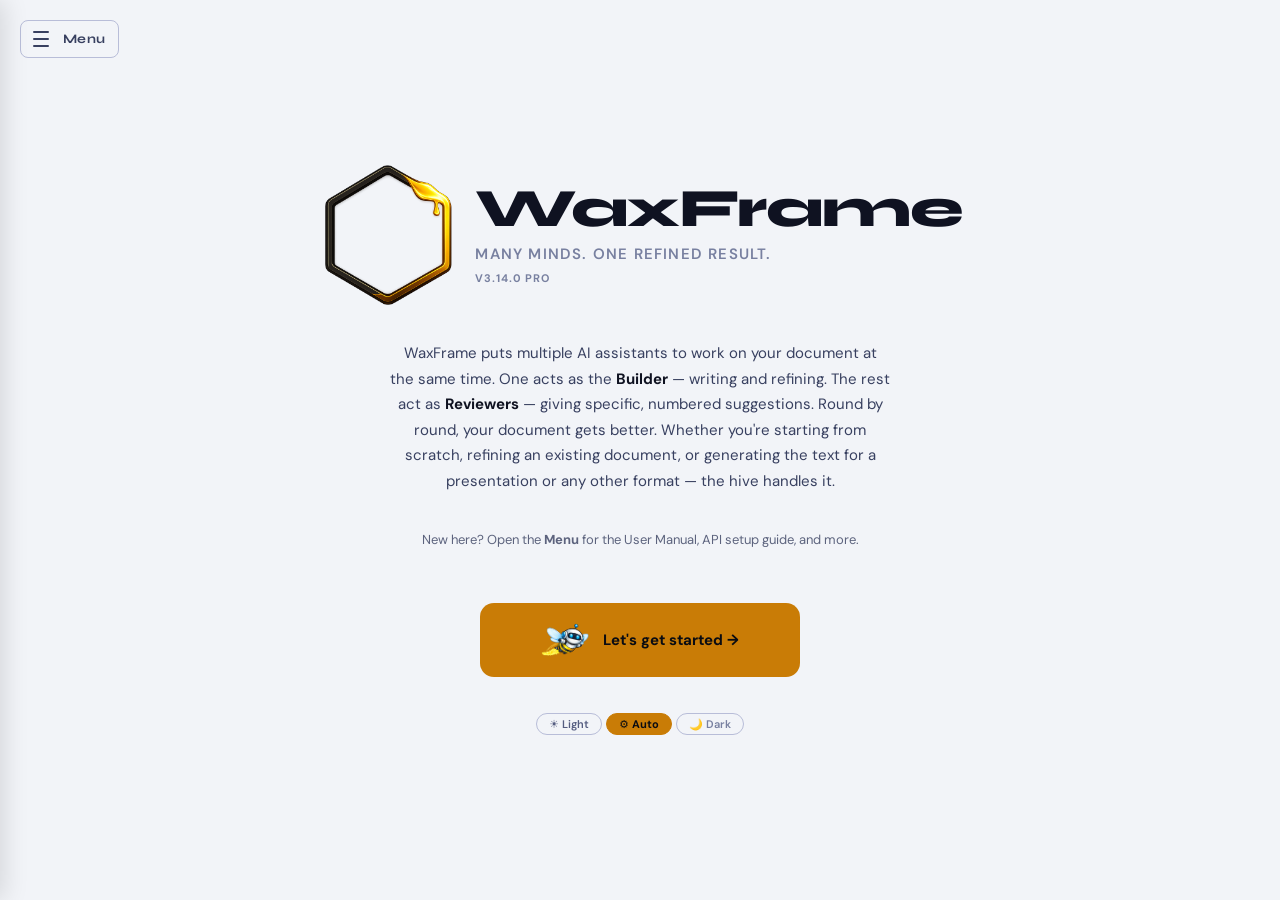
<file: index.html>
<!-- ============================================================
     WaxFrame v2 — index.html
     Build: 20260417-005
     Author: WeirDave (R David Paine III) | License: AGPL-3.0
     GitHub: github.com/WeirDave/WaxFrame-Professional
     ============================================================ -->
<!DOCTYPE html>
<html lang="en" data-theme="auto">
<head>
  <meta charset="UTF-8">
  <meta name="viewport" content="width=device-width, initial-scale=1.0">
  <meta name="waxframe-build" content="20260418-001">
  <title>WaxFrame</title>
  <link rel="icon" type="image/png" href="images/Waxframe_logo_v19.png">
  <link rel="preconnect" href="https://fonts.googleapis.com">
  <link href="https://fonts.googleapis.com/css2?family=Syne:wght@400;600;700;800&family=DM+Sans:wght@300;400;500;600&display=swap" rel="stylesheet">
  <link rel="stylesheet" href="style.css?v=3.8">
</head>
<body>

<!-- ============================================================
     SCREEN 1 — WELCOME
     ============================================================ -->
<div class="screen active" id="screen-welcome">
  <div class="welcome-bg"></div>
  <div class="welcome-menu-btn" onclick="openNavMenu()" title="Menu">
    <button class="nav-hamburger" tabindex="-1" aria-hidden="true">
      <span></span><span></span><span></span>
    </button>
    <span class="welcome-menu-label">Menu</span>
  </div>
  <div class="welcome-inner">
    <div class="welcome-logo">
      <div class="welcome-logo-anim">
        <img src="images/Waxframe_logo_v19.png" alt="WaxFrame" class="welcome-logo-static">
        <img src="images/WaxFrame_Worker_Bee_v2.png" alt="Bee" class="welcome-bee-fly">
      </div>
      <div class="welcome-brand">
        <h1>WaxFrame</h1>
        <p>Many minds. One refined result.</p>
        <span class="app-version-stamp"></span>
      </div>
    </div>
    <div class="welcome-pitch">
      <p>WaxFrame puts multiple AI assistants to work on your document at the same time. One acts as the <strong>Builder</strong> — writing and refining. The rest act as <strong>Reviewers</strong> — giving specific, numbered suggestions. Round by round, your document gets better. Whether you're starting from scratch, refining an existing document, or generating the text for a presentation or any other format — the hive handles it.</p>
    </div>
    <p class="welcome-menu-hint">New here? Open the <strong>Menu</strong> for the User Manual, API setup guide, and more.</p>

    <button class="btn btn-lg btn-accent btn-cta" onclick="goToScreen('screen-setup')">
      <img src="images/WaxFrame_Worker_Bee_v2.png" class="bee-btn-img">
      Let's get started →
    </button>

    <div class="theme-toggle">
      <button class="theme-opt" data-theme="light" onclick="setTheme('light')" title="Light mode">☀️ Light</button>
      <button class="theme-opt active" data-theme="auto" onclick="setTheme('auto')" title="Auto (follows OS)">⚙️ Auto</button>
      <button class="theme-opt" data-theme="dark" onclick="setTheme('dark')" title="Dark mode">🌙 Dark</button>
    </div>
  </div>
</div>


<!-- ============================================================
     SCREEN 2 — SETUP (Worker Bees + Builder, merged, full-width)
     ============================================================ -->
<div class="screen" id="screen-setup">
  <div class="fullscreen-layout">

    <!-- ── Header bar ── -->
    <div class="fs-header">
      <button class="btn" onclick="goToScreen('screen-welcome')">← Back</button>
      <div class="fs-header-brand">
        <img src="images/Waxframe_logo_v19.png" alt="WaxFrame" class="fs-logo">
        <div>
          <div class="fs-logo-name">WaxFrame</div>
          <div class="fs-logo-tag">Many minds. One refined result.</div>
          <span class="app-version-stamp"></span>
        </div>
      </div>
      <div class="setup-step-badge">Setup — Step 1 of 2</div>
    </div>

    <!-- ── Two-column body ── -->
    <div class="fs-body">

      <!-- ── LEFT: Worker Bees ── -->
      <div class="fs-col fs-col-left">
        <div class="fs-col-main">
          <img src="images/WaxFrame_Worker_Bee_v2.png" class="setup-card-bee" alt="">
          <div class="fs-col-scroll">
            <div class="fs-col-header">
              <h2 class="fs-col-title">Your Worker Bees</h2>
              <p class="fs-col-sub">Each AI in your hive acts as a reviewer — reading your document and giving numbered suggestions each round. You need <strong>at least 2 AIs with saved API keys</strong> to run a round. You can add as many as you like. Only AIs with a saved key will run automatically — the rest are ignored. On the work screen you can toggle individual AIs on or off per session without losing their keys.</p>
              <p class="fs-col-tip"><img src="images/WaxFrame_TipButton_v1.png" alt="💡" class="tip-icon-img"> Don't have keys yet? <a href="api-details.html" target="_blank" class="link-accent">Open the API Key Guide →</a> for step-by-step instructions and direct billing links for each AI.</p>
            </div>
            <div class="bee-controls-row-setup">
              <a class="btn btn-lg" href="api-details.html" target="_blank"><img src="images/WaxFrame_TipButton_v1.png" alt="" class="tip-icon-img"> API Key Guide</a>
              <button class="btn btn-lg" onclick="showAddCustomAI()">Add Custom AI</button>
              <button class="btn btn-lg" onclick="showImportServerModal()">Import from Model Server</button>
              <button class="btn btn-lg" onclick="hideAllDefaultAIs()">Hide All Defaults</button>
              <button class="btn btn-lg" onclick="openAllConsoles()">Open API Websites</button>
              <button class="btn btn-lg" onclick="resetBeesToDefaults()">Reset to Defaults</button>
              <button class="btn btn-lg" id="testAllKeysBtn" onclick="testAllKeys()">Test All Keys</button>
            </div>

            <div class="ai-setup-grid" id="aiSetupGrid"></div>
          </div>
        </div>
      </div>

        <!-- ── Divider ── -->
      <div class="fs-divider"></div>

      <!-- ── RIGHT: Builder Picker ── -->
      <div class="fs-col fs-col-right">
        <div class="fs-col-main">
          <img src="images/WaxFrame_Builder_v3.png" class="setup-card-bee" alt="">
          <div class="fs-col-scroll">
            <div class="fs-col-header">
              <h2 class="fs-col-title">Choose Your Builder</h2>
              <p class="fs-col-sub">The Builder is the AI that actually rewrites your document each round. While your reviewers give numbered suggestions, the Builder reads all of those suggestions plus the full document, then produces the updated version. Because it handles the entire document every single round, the Builder uses significantly more tokens than reviewers — it <strong>must have a paid API subscription with enough capacity</strong>. Choose an AI you trust with large documents. You can change your Builder any time from the work screen.</p>
              <p class="fs-col-tip"><img src="images/WaxFrame_TipButton_v1.png" alt="💡" class="tip-icon-img"> Claude, ChatGPT, Gemini, and DeepSeek all handle large documents well — DeepSeek in particular is extremely cost-effective as a Builder. Avoid free-tier AIs as Builder — they run out of tokens fast. For very large or complex documents, if a round fails with a missing output structure error, try switching to ChatGPT or Gemini as your Builder — some AIs are less reliable at following strict formatting instructions under heavy load. <a href="what-are-tokens.html" target="_blank" class="link-accent">Learn about tokens and how to save money →</a></p>
            </div>
            <div class="builder-pick-grid-large" id="builderPickGrid"></div>
          </div>
        </div>
      </div>

    </div><!-- /fs-body -->

    <!-- ── Footer ── -->
    <div class="fs-footer">
      <div class="fs-footer-spacer"></div>
      <div class="launch-requirements">
        <span class="launch-req-title">To continue you need:</span>
        <span class="launch-req-item" id="req-keys">✗ At least 2 API keys saved</span>
        <span class="launch-req-item" id="req-builder">✗ Builder selected</span>
      </div>
      <button class="btn btn-lg btn-accent btn-cta" id="setupContinueBtn" onclick="validateAndContinue()">
        <img src="images/WaxFrame_Project_Bee_v2.png" class="bee-btn-img">
        Continue to Project Setup →
      </button>
    </div>

  </div>
</div>


<!-- ============================================================
     SCREEN 3 — PROJECT SETUP (full-width)
     ============================================================ -->
<div class="screen" id="screen-project">
  <div class="fullscreen-layout">

    <!-- ── Header bar ── -->
    <div class="fs-header">
      <button class="btn" onclick="goToScreen('screen-setup')">← Back</button>
      <div class="fs-header-brand">
        <img src="images/Waxframe_logo_v19.png" alt="WaxFrame" class="fs-logo">
        <div>
          <div class="fs-logo-name">WaxFrame</div>
          <div class="fs-logo-tag">Many minds. One refined result.</div>
          <span class="app-version-stamp"></span>
        </div>
      </div>
      <div class="setup-step-badge">Setup — Step 2 of 2</div>
    </div>

    <!-- ── Two-column body ── -->
    <div class="fs-body">

      <!-- ── LEFT: Project Details ── -->
      <div class="fs-col fs-col-left">
        <div class="fs-col-main proj-left-main">
          <div class="proj-left-scroll">
          <img src="images/WaxFrame_Project_Bee_v2.png" class="setup-card-bee" alt="">

          <!-- STATIC top section -->
          <div class="proj-static-top">
            <div class="fs-col-header">
              <h2 class="fs-col-title">Your Project <button class="goal-info-btn" onclick="document.getElementById('goalInfoModal').classList.add('active')" title="About the project goal"><img src="images/WaxFrame_InfoButton_v1.png" alt="ⓘ" class="info-btn-img-lg"></button></h2>
              <p class="fs-col-sub">Give your project a name, version, and a detailed goal. The goal tells every AI what this document is, what it's trying to achieve, and what direction to take.</p>
            </div>
            <div class="length-constraint-row">
              <div class="length-constraint-header">
                <h3 class="proj-goal-heading">Length Constraint <span class="length-constraint-optional">(optional)</span></h3>
                <span class="length-constraint-hint" id="lengthConstraintHint"></span>
              </div>
              <p class="length-constraint-desc">Set a maximum length if your document needs to fit within a specific limit — e.g. a Google review, a Slack post, or a platform character cap. Leave blank for unconstrained.</p>
              <div class="length-constraint-fields">
                <input type="number" id="lengthLimit" min="1" placeholder="e.g. 200" class="length-limit-input" oninput="saveProject(); updateLengthConstraintHint()">
                <select id="lengthUnit" class="length-unit-select" onchange="saveProject(); updateLengthConstraintHint()">
                  <option value="characters">Characters</option>
                  <option value="words">Words</option>
                  <option value="pages">Pages</option>
                </select>
              </div>
            </div>
            <div class="project-fields">
              <input type="text" id="projectName" placeholder="Project name — e.g. Q3 Executive Summary" class="field-lg proj-field-full" oninput="saveProject()">
              <input type="text" id="projectVersion" placeholder="Version — e.g. v1" class="field-sm proj-field-ver" oninput="saveProject()">
            </div>
            <div class="goal-counter-row">
              <h3 class="proj-goal-heading">Project Goal</h3>
              <span id="goalCounter" class="goal-counter-text"></span>
              <button class="btn btn-sm refine-preview-btn" id="refinePreviewBtn" onclick="toggleRefinePopover()" title="Preview what refine rounds will receive">▸ Refine Preview</button>
            </div>
            <div class="refine-popover" id="refinePopover" style="display:none">
              <div class="refine-popover-hdr">
                <span class="goal-refine-preview-label">Refine rounds will receive</span>
                <span id="refinePopoverCount" class="goal-refine-preview-count"></span>
                <button class="refine-popover-close" onclick="toggleRefinePopover()">✕</button>
              </div>
              <p class="goal-refine-preview-sub" id="refinePopoverSub"></p>
              <div id="refinePopoverText" class="goal-refine-preview-text"></div>
            </div>
          </div>

          <!-- FLEX: goal textarea left, refine panel right -->
          <div class="proj-goal-flex">
          <div class="goal-split-row">
            <div class="goal-split-left">
              <div class="proj-ta-editor">
                <div class="proj-ta-scroll">
                  <div class="proj-ta-nums" id="projGoalNums"><div>1</div></div>
                  <div class="proj-ta-inner">
                    <textarea id="projectGoal" placeholder="Project goal — what are you trying to create or achieve? The more specific and detailed you are, the better your results will be." class="proj-ta" oninput="saveProject();updateProjLineNums('projGoalNums',this);updateGoalCounter()"></textarea>
                  </div>
                </div>
              </div>
            </div>
            <div class="goal-split-right">
              <div id="goalRefinePreview" class="goal-refine-preview-panel">
                <div class="goal-refine-preview-hdr">
                  <span class="goal-refine-preview-label">Refine rounds will receive</span>
                  <span id="goalRefinePreviewCount" class="goal-refine-preview-count"></span>
                </div>
                <p class="goal-refine-preview-sub" id="goalRefinePreviewSub"></p>
                <div id="goalRefinePreviewText" class="goal-refine-preview-text"></div>
                <div id="goalRefinePreviewEmpty" class="goal-refine-preview-empty">Your goal is under 300 chars — the full text will be sent each refine round.</div>
              </div>
            </div>
          </div>

          <!-- Clear buttons -->
          <div class="proj-clear-row proj-clear-row--bottom">
            <button class="btn btn-lg proj-clear-btn" onclick="document.getElementById('projectGoal').value='';saveProject();updateProjLineNums('projGoalNums',document.getElementById('projectGoal'));updateGoalCounter();">✕ Clear Goal</button>
            <button class="btn btn-lg proj-clear-btn" onclick="clearProject()" title="Clears this project — keeps your AI keys">🗑 Clear Project</button>
          </div>
          </div><!-- /proj-goal-flex -->
          </div><!-- /proj-left-scroll -->

        </div>
        <div class="setup-col-tip">
          <img src="images/WaxFrame_TipButton_v1.png" alt="💡" class="tip-icon-img"> <strong>Tip:</strong> The more specific your goal, the better your first draft will be. Include tone, audience, length, and purpose.
        </div>
      </div>

        <!-- ── Divider ── -->
      <div class="fs-divider"></div>

      <!-- ── RIGHT: Starting Document ── -->
      <div class="fs-col fs-col-right">
        <div class="fs-col-main">
          <div class="fs-col-scroll proj-right-scroll">

            <div class="fs-col-header">
              <h2 class="fs-col-title">Starting Document <button class="goal-info-btn" onclick="document.getElementById('infoUploadModal').classList.add('active')" title="About file uploads"><img src="images/WaxFrame_InfoButton_v1.png" alt="ⓘ" class="info-btn-img-lg"></button></h2>
              <p class="fs-col-sub">Choose how you want to start. Upload an existing file, paste text, or let the AIs create a first draft from scratch using your goal above.</p>
            </div>

            <div class="doc-input-tabs">
              <button class="btn btn-sm btn-ghost doc-tab active" id="tab-upload" onclick="switchDocTab('upload')">📄 Upload File</button>
              <button class="btn btn-sm btn-ghost doc-tab" id="tab-paste" onclick="switchDocTab('paste')">📋 Paste Text</button>
              <button class="btn btn-sm btn-ghost doc-tab" id="tab-scratch" onclick="switchDocTab('scratch')">💡 Start from Scratch</button>
            </div>

            <div class="export-mask-row">
              <label class="export-mask-label">💾 Export filename</label>
              <button class="goal-info-btn" onclick="document.getElementById('infoExportMaskModal').classList.add('active')" title="About export filename tokens"><img src="images/WaxFrame_InfoButton_v1.png" alt="ⓘ" class="info-btn-img-lg"></button>
              <input type="text" id="exportMask" class="export-mask-input" placeholder="{name}_{version}" oninput="saveProject();updateMaskPreview()" title="Use {name} and {version} as placeholders">
              <span class="export-mask-preview" id="exportMaskPreview"></span>
            </div>

            <div class="doc-tab-panel active" id="panel-upload">
              <div class="drop-zone" id="dropZone" onclick="document.getElementById('fileInput').click()"
                   ondragover="handleDragOver(event)" ondrop="handleFileDrop(event)">
                <div class="drop-zone-icon">📄</div>
                <div class="drop-zone-text">Drag & drop or click to browse</div>
                <div class="drop-zone-sub">Supports Word (.docx), PDF, PowerPoint (.pptx), plain text (.txt), or Markdown (.md)</div>
                <input type="file" id="fileInput" accept=".docx,.pdf,.pptx,.txt,.md" style="display:none" onchange="handleFileSelect(event)">
              </div>
              <div id="fileStatus" class="file-status" style="display:none;"></div>
              <div id="fileClearRow" class="file-clear-row" style="display:none;">
                <button class="btn btn-sm" onclick="clearUploadedFile()">✕ Remove file</button>
              </div>
            </div>

            <div class="doc-tab-panel" id="panel-paste">
              <div class="proj-ta-editor">
                <div class="proj-ta-scroll">
                  <div class="proj-ta-nums" id="projPasteNums"><div>1</div></div>
                  <div class="proj-ta-inner">
                    <textarea id="pasteText" class="proj-ta" placeholder="Paste your existing document text here…"
                      oninput="updateProjLineNums('projPasteNums', this); updateLaunchRequirements()"></textarea>
                  </div>
                </div>
              </div>
            </div>

            <div class="doc-tab-panel" id="panel-scratch">
              <div class="proj-notebook proj-notebook-scratch">
                <div class="proj-scratch-inner">
                  <div class="proj-scratch-icon">✍️</div>
                  <div class="proj-scratch-title">Starting from Scratch</div>
                  <div class="proj-scratch-msg">WaxFrame will ask all your AIs to create a first draft based on your project goal. Make sure your goal is detailed — the more specific you are, the better the first draft will be.</div>
                </div>
              </div>
            </div>

          </div>
        </div>
        <div class="setup-col-tip">
          <img src="images/WaxFrame_TipButton_v1.png" alt="💡" class="tip-icon-img"> <strong>Tip:</strong> Upload or paste an existing draft to refine it, or start from scratch and let your AIs build it from your goal.
        </div>
      </div>

    </div><!-- /fs-body -->

    <div class="fs-footer">
      <div class="fs-footer-spacer"></div>
      <div class="launch-requirements">
        <span class="launch-req-title">To launch you need:</span>
        <span class="launch-req-item" id="req-name">✗ Project name</span>
        <span class="launch-req-item" id="req-version">✗ Version number</span>
        <span class="launch-req-item" id="req-goal">✗ Project goal</span>
        <span class="launch-req-item" id="req-doc">✗ Document — upload a file, paste text, or choose Start from Scratch</span>
      </div>
      <button class="btn btn-lg btn-accent btn-cta" id="launchBtn" onclick="startSession()">
        <img src="images/Waxframe_logo_v19.png" class="bee-btn-img">
        Launch WaxFrame →
      </button>
    </div>

  </div>
</div>


<!-- ============================================================
     SCREEN 4 — WORK
     ============================================================ -->
<div class="screen" id="screen-work">
  <div class="work-layout">

    <!-- ── TOP BAR ── -->
    <div class="work-topbar">
      <div class="work-topbar-left">
        <button class="nav-hamburger" onclick="openNavMenu()" title="Navigation">
          <span></span><span></span><span></span>
        </button>
        <div class="work-project-info" onclick="showProjectGoalModal()" title="Click to view project goal" class="work-project-info-clickable">
          <span class="work-project-name" id="workProjectName">Project</span>
          <span class="work-project-version" id="workProjectVersion"></span>
          <span class="work-start-mode" id="workStartMode"></span>
        </div>
      </div>
      <div class="work-topbar-center">
        <span class="work-round-badge" id="workRoundBadge">Round 1 — Draft</span>
      </div>
      <div class="work-topbar-right">
        <button class="btn" onclick="openRoundHistoryModal()">📖 History</button>
        <button class="btn" onclick="openNotesModal()">📝 Notes</button>
        <button class="btn btn-accent" onclick="showFinishModal()">🏁 Finish</button>
        <span class="license-badge" id="licenseBadge" title="License status"></span>
        <span class="app-version-stamp work-version-stamp"></span>
      </div>
    </div>

    <!-- ── MAIN 3-COLUMN WORK AREA ── -->
    <div class="work-main">

      <!-- ══ COL 1: The Hive ══ -->
      <div class="work-left-panel">

        <select id="phaseSelect" style="display:none" onchange="setPhase(this.value)">
          <option value="draft">Draft</option>
          <option value="refine">Refine Text</option>
        </select>

        <div class="left-panel-header">
          <span class="work-section-title">The Hive <button class="goal-info-btn" onclick="document.getElementById('infoHiveModal').classList.add('active')" title="About The Hive"><img src="images/WaxFrame_InfoButton_v1.png" alt="ⓘ"></button></span>
          <div class="flex-row-sm">
            <button class="btn hive-edit-btn" onclick="openEditHive()" title="Toggle AIs on/off">Edit Hive</button>
            <button class="btn" onclick="openChangeBuilder()">Change Builder</button>
          </div>
        </div>

        <div class="hex-grid" id="beeStatusGrid"></div>
        <div class="bee-dot-strip" id="beeDotStrip"></div>

        <div class="left-panel-header left-panel-section-border">
          <span class="work-section-title">Conflicts <button class="goal-info-btn" onclick="document.getElementById('infoConflictsModal').classList.add('active')" title="About Conflicts"><img src="images/WaxFrame_InfoButton_v1.png" alt="ⓘ"></button></span>
          <div class="flex-row-sm">
            <button class="btn" onclick="copyConflicts()">📋 Copy</button>
            <button class="btn" onclick="clearConflicts()">✕ Clear</button>
          </div>
        </div>
        <div class="conflicts-panel" id="conflictsPanel">
          <div class="conflicts-empty">No conflicts yet — run a round to see what the Builder couldn't resolve.</div>
        </div>

      </div><!-- /work-left-panel -->

      <!-- ══ COL 2: Left gap ══ -->
      <div class="work-gap"></div>

      <!-- ══ COL 3: Working Document ══ -->
      <div class="work-doc-panel">
        <div class="work-panel-header">
          <span class="work-section-title">📄 Working Document <button class="goal-info-btn" onclick="document.getElementById('infoDocModal').classList.add('active')" title="About Working Document"><img src="images/WaxFrame_InfoButton_v1.png" alt="ⓘ"></button></span>
          <div class="flex-row">
            <button class="btn" onclick="exportDocument()">💾 Export</button>
            <button class="btn" onclick="copyDocument()">📋 Copy</button>
            <button class="btn" onclick="clearDocument()">✕ Clear</button>
          </div>
        </div>
        <div class="doc-stats-row">
          <span class="doc-stats" id="docStats"></span>
        </div>
        <!-- PDF re-extract banner — shown when PDF import may be garbled -->
        <div class="reextract-banner" id="reExtractBanner" style="display:none">
          <span class="reextract-banner-text">📄 Imported from PDF — if the text looks garbled, re-extract it using AI vision.</span>
          <button class="btn btn-sm" id="reExtractBtn" onclick="reExtractWithVision()">🔍 Re-extract with AI Vision</button>
          <button class="reextract-dismiss" onclick="document.getElementById('reExtractBanner').style.display='none'" title="Dismiss">✕</button>
        </div>
        <div class="work-doc-editor">
          <div class="work-doc-scroll">
            <div class="work-line-numbers" id="lineNumbers"></div>
            <div class="work-doc-inner">
              <div class="work-doc-rules" id="docRules"></div>
              <textarea
                id="workDocument"
                class="work-doc-ta"
                placeholder="Your document appears here."
                oninput="handleWorkDocumentInput()"
              ></textarea>
            </div>
          </div>
          <div class="work-doc-right-margin"></div>
        </div>
      </div><!-- /work-doc-panel -->

      <!-- ══ COL 4: Right gap ══ -->
      <div class="work-gap"></div>

      <!-- ══ COL 5: Clock + Console ══ -->
      <div class="work-right-panel">

        <!-- ── Logo above clock ── -->
        <div class="work-right-logo">
          <div class="work-right-logo-text">
            <div class="work-right-logo-name">WaxFrame</div>
            <div class="work-right-logo-tag">Many minds. One refined result.</div>
          </div>
          <img src="images/Waxframe_logo_v19.png" alt="WaxFrame" class="work-right-logo-img">
        </div>

        <!-- Unified Dual-Face Clock -->
        <div class="dual-clock-widget" id="dualClockWidget">
          <div class="dcw-bezel">
            <div class="dcw-face dcw-face-round">
              <div class="dcw-label-top">ROUND</div>
              <div class="dcw-screen">
                <span class="dcw-digits" id="roundTimerDisplay">00:00</span>
              </div>
              <div class="dcw-label-bot" id="roundTimerLabel">READY</div>
            </div>
            <div class="dcw-divider"></div>
            <div class="dcw-face dcw-face-project">
              <div class="dcw-label-top">PROJECT</div>
              <div class="dcw-screen">
                <span class="dcw-digits dcw-digits-project" id="projectTimerDisplay">00:00:00</span>
              </div>
              <div class="dcw-controls">
                <button class="dcw-ctrl-btn" id="projClockStartBtn" onclick="projectClockStart()" title="Start">&#9654;</button>
                <button class="dcw-ctrl-btn" id="projClockPauseBtn" onclick="projectClockPause()" title="Pause">&#9646;&#9646;</button>
              </div>
            </div>
          </div>
        </div>

        <!-- Console -->
        <div class="work-panel-header honeycomb-header">
          <span class="work-section-title">🖥️ Live Console <button class="goal-info-btn" onclick="document.getElementById('infoConsoleModal').classList.add('active')" title="About Live Console"><img src="images/WaxFrame_InfoButton_v1.png" alt="ⓘ"></button></span>
          <div class="flex-row-sm">
            <button class="btn" onclick="copyConsole()">📋 Copy</button>
            <button class="btn" onclick="clearConsole()">✕ Clear</button>
          </div>
        </div>
        <div class="console-body-wrap">
          <div class="console-legend">
            <span class="legend-label">Legend:</span>
            <span class="legend-item console-divider">■ Round</span>
            <span class="legend-item console-send">■ Sending</span>
            <span class="legend-item console-preview">■ Response</span>
            <span class="legend-item console-success">■ Success</span>
            <span class="legend-item console-warn">■ Warning</span>
            <span class="legend-item console-error">■ Error</span>
            <span class="legend-item console-info">■ Info</span>
          </div>
          <div class="live-console" id="liveConsole">
            <div class="console-entry console-info">Console ready — Smoke the hive to begin.</div>
          </div>
        </div><!-- /console-body-wrap -->

      </div><!-- /work-right-panel -->

    </div><!-- /work-main -->

    <!-- ── FOOTER BAR (doubled height, centered buttons) ── -->
    <div class="work-footer">
      <span id="statusText" class="footer-status">Standing by — Smoke the Hive to begin</span>
      <div class="footer-actions">
        <button class="footer-btn" id="builderOnlyBtn" onclick="footerSendToBuilder()">
          <span class="builder-only-label">Send to Builder</span>
        </button>
        <button class="footer-btn-smoke" id="runRoundBtn" onclick="footerSmokeOrBuilder()">
          <span class="shake-wide-label">Smoke the Hive</span>
        </button>
      </div>
      <div class="footer-right">
        <button class="theme-opt mute-btn" id="workMuteBtn" onclick="toggleMute()" title="Toggle sounds">🔊</button>
        <button class="theme-opt" data-theme="light" onclick="setTheme('light')">☀️</button>
        <button class="theme-opt" data-theme="auto" onclick="setTheme('auto')">⚙️</button>
        <button class="theme-opt" data-theme="dark" onclick="setTheme('dark')">🌙</button>
      </div>
    </div>

  </div>
</div>

<!-- ============================================================
     SMOKER OVERLAY — shown while a round is running
     ============================================================ -->
<div class="smoker-overlay" id="smokerOverlay">
  <div class="smoker-stage">
    <div class="smoke-particles" id="smokeParticles"></div>
    <img src="images/WaxFrame_Smoker_v2.png" alt="Smoking…" class="smoker-hero-img">
    <div class="smoker-overlay-label" id="smokerOverlayLabel">Smokin' the Hive…</div>
    <div class="smoker-subtitle">Beekeepers smoke their hives to calm the bees before working with them. We do the same — a little smoke settles the hive so they can focus on your document.</div>
  </div>
</div>

<!-- ── BUILDER OVERLAY ── -->
<div class="builder-overlay" id="builderOverlay" aria-hidden="true">
  <div class="builder-stage">

    <!-- Label at top -->
    <div class="builder-overlay-label" id="builderOverlayLabel">Building your document...</div>

    <!-- Image + output blocks -->
    <div class="builder-scene-wrap">

      <!-- Blocks slide OUT from the right (bee creating them) -->
      <div class="builder-belt-track" id="builderBeltTrack"></div>

      <!-- Sparks at drill tip -->
      <div class="builder-station-sparks" id="builderSparks">
        <span style="--sx:-18px;--fall:40px;"></span>
        <span style="--sx:-8px;--fall:55px;"></span>
        <span style="--sx:4px;--fall:48px;"></span>
        <span style="--sx:14px;--fall:60px;"></span>
        <span style="--sx:22px;--fall:44px;"></span>
        <span style="--sx:-28px;--fall:52px;"></span>
        <span style="--sx:-14px;--fall:65px;"></span>
        <span style="--sx:8px;--fall:58px;"></span>
        <span style="--sx:26px;--fall:50px;"></span>
        <span style="--sx:-4px;--fall:70px;"></span>
        <span style="--sx:18px;--fall:62px;"></span>
        <span style="--sx:-22px;--fall:46px;"></span>
      </div>

      <img src="images/WaxFrame_Builder_Building_v4.png" alt="Builder bee assembling the document" class="builder-station-img">

    </div>

  </div>
</div>

<!-- ============================================================
     NOTES DRAWER — slides up from above footer, no overlay
     ============================================================ -->
<div class="notes-drawer" id="notesModal">
  <div class="notes-drawer-hdr">
    <span class="notes-drawer-title">📝 Notes for this Round</span>
    <span class="notes-drawer-sub">Directions for the Builder only — not sent to reviewers.</span>
    <div class="notes-drawer-actions">
      <button class="btn" onclick="copyNotes()">📋 Copy</button>
      <button class="btn" onclick="document.getElementById('workNotes').value='';saveSession()">✕ Clear</button>
      <button class="btn btn-accent" onclick="closeNotesModal()">✕ Close</button>
    </div>
  </div>
  <textarea id="workNotes" class="notes-drawer-ta"
    oninput="saveSession()"
    placeholder="The Builder can only edit your document — it has no internet access and cannot answer questions or look up facts. Research anything you need to verify outside WaxFrame first, then paste your findings here as a clear instruction.&#10;&#10;e.g. Line 5: change tone to be more formal&#10;e.g. Line 12–15: expand this section&#10;e.g. Overall: make it more concise"></textarea>
</div>


<!-- ============================================================
     ROUND HISTORY MODAL
     ============================================================ -->
<!-- ── Add Custom AI Modal ── -->
<div class="custom-ai-modal-overlay" id="addCustomAIModal" onclick="if(event.target===this)showAddCustomAI()">
  <div class="custom-ai-modal">
    <div class="custom-ai-modal-hdr">
      <img src="images/WaxFrame_Worker_Bee_v2.png" alt="" class="custom-ai-modal-bee">
      <div>
        <div class="custom-ai-modal-title">Add a Custom Worker Bee</div>
        <div class="custom-ai-modal-sub">Connect any OpenAI-compatible, Anthropic, or Google endpoint</div>
      </div>
    </div>

    <!-- Quick Add -->
    <div class="custom-ai-form-row custom-ai-quickadd-row">
      <div class="custom-ai-field-wrap">
        <label>Quick Add <span class="field-optional">(optional)</span></label>
        <select id="customAIQuickAdd" class="custom-ai-select" onchange="applyQuickAdd(this.value)">
          <option value="">— Select a known provider or fill in manually —</option>
          <option value="mistral">Mistral</option>
          <option value="together">Together AI</option>
          <option value="cohere">Cohere</option>
          <option value="ollama">Ollama (local)</option>
          <option value="lmstudio">LM Studio (local)</option>
        </select>
      </div>
      <div class="custom-ai-field-wrap custom-ai-field-wrap--keylinkwrap">
        <label>&nbsp;</label>
        <a id="customAIKeyLink" class="custom-ai-key-link" href="#" target="_blank" style="display:none;">Get your API key →</a>
      </div>
    </div>

    <!-- URL + Name -->
    <div class="custom-ai-form-row">
      <div class="custom-ai-field-wrap">
        <label>URL <span class="field-required">*</span></label>
        <input type="text" id="customAIUrl" placeholder="https://your-endpoint.com/api" oninput="autoFillAIName(this.value); resetCustomAITest()">
      </div>
      <div class="custom-ai-field-wrap">
        <label>Name <span class="field-optional">(auto-detected)</span></label>
        <input type="text" id="customAIName" placeholder="e.g. Work AI" oninput="this.dataset.userTyped='true'">
      </div>
    </div>

    <!-- Format + Key -->
    <div class="custom-ai-form-row">
      <div class="custom-ai-field-wrap">
        <label>API Format <span class="field-required">*</span></label>
        <select id="customAIFormat" class="custom-ai-select" onchange="resetCustomAITest()">
          <option value="openai">OpenAI compatible (Mistral, DeepSeek, etc.)</option>
          <option value="anthropic">Anthropic (Claude)</option>
          <option value="google">Google (Gemini)</option>
        </select>
      </div>
      <div class="custom-ai-field-wrap">
        <label>API Key <span class="field-optional">(optional)</span></label>
        <div class="custom-ai-key-wrap">
          <input type="password" id="customAIKey" placeholder="Paste key if required" oninput="resetCustomAITest(); resetModelField()">
          <button class="ai-eye-btn" type="button" onclick="toggleCustomAIKeyVis()" title="Show/hide key">👁</button>
        </div>
      </div>
    </div>

    <!-- Model -->
    <div class="custom-ai-form-row custom-ai-model-row">
      <div class="custom-ai-field-wrap custom-ai-field-wrap--model">
        <label>Model <span class="field-required">*</span></label>
        <div class="custom-ai-model-input-wrap">
          <input type="text" id="customAIModel" placeholder="e.g. gpt-4o, llama-3, mistral-small-latest" oninput="resetCustomAITest()">
          <select id="customAIModelSelect" class="custom-ai-select" style="display:none;" onchange="resetCustomAITest()"></select>
          <button class="btn btn-sm" id="customAIFetchModelsBtn" onclick="fetchCustomAIModels()">Fetch Models</button>
        </div>
      </div>
    </div>

    <div class="custom-ai-form-footer">
      <span id="customAITestStatus" class="custom-ai-test-status"></span>
      <button class="btn" onclick="showAddCustomAI()">Cancel</button>
      <button class="btn btn-accent btn-sm" id="customAITestBtn" onclick="testCustomAIConnection()">Test Connection</button>
      <button class="btn btn-accent btn-sm" id="customAIAddBtn" style="display:none;" onclick="addCustomAI()">Add to Hive</button>
    </div>

    <div id="customAIRawPanel" class="custom-ai-raw-panel" style="display:none;">
      <div class="custom-ai-raw-row">
        <span class="custom-ai-raw-label">Endpoint</span>
        <pre class="custom-ai-raw-pre" id="customAIRawEndpoint"></pre>
      </div>
      <div class="custom-ai-raw-row">
        <span class="custom-ai-raw-label">Sent</span>
        <pre class="custom-ai-raw-pre" id="customAIRawSent"></pre>
      </div>
      <div class="custom-ai-raw-row">
        <span class="custom-ai-raw-label">Status</span>
        <pre class="custom-ai-raw-pre" id="customAIRawStatus"></pre>
      </div>
      <div class="custom-ai-raw-row">
        <span class="custom-ai-raw-label">Received</span>
        <pre class="custom-ai-raw-pre" id="customAIRawReceived"></pre>
      </div>
    </div>
  </div>
</div>

<!-- ── Import from Model Server Modal ── -->
<div class="custom-ai-modal-overlay" id="importServerModal" onclick="if(event.target===this)closeImportServerModal()">
  <div class="custom-ai-modal import-server-modal">
    <div class="custom-ai-modal-hdr">
      <img src="images/WaxFrame_Worker_Bee_v2.png" alt="" class="custom-ai-modal-bee">
      <div>
        <div class="custom-ai-modal-title">Import from Model Server</div>
        <div class="custom-ai-modal-sub">Fetch all models from a local or enterprise AI server and add them in bulk</div>
      </div>
      <button class="import-server-close-btn" onclick="closeImportServerModal()" title="Close">✕</button>
    </div>

    <!-- Quick Add -->
    <div class="custom-ai-form-row custom-ai-quickadd-row">
      <div class="custom-ai-field-wrap">
        <label>Quick Add <span class="field-optional">(optional)</span></label>
        <select id="importServerQuickAdd" class="custom-ai-select" onchange="applyImportServerQuickAdd(this.value)">
          <option value="">— Select a known server or fill in manually —</option>
          <option value="openwebui">Open WebUI — fills https://your-server.com, fetches /api/models, calls /api/chat/completions</option>
          <option value="ollama">Ollama (local) — fills http://localhost:11434, fetches /api/tags, calls /v1/chat/completions</option>
          <option value="lmstudio">LM Studio (local) — fills http://localhost:1234, fetches /v1/models, calls /v1/chat/completions</option>
        </select>
      </div>
    </div>

    <!-- Chat Endpoint + Models Endpoint -->
    <div class="custom-ai-form-row">
      <div class="custom-ai-field-wrap">
        <label>Chat Endpoint <span class="field-required">*</span></label>
        <input type="text" id="importServerChatUrl" placeholder="https://your-server.com/api/chat/completions" oninput="resetImportServer(); autoDeriveModelsUrl()">
      </div>
      <div class="custom-ai-field-wrap">
        <label>Models Endpoint <span class="field-required">*</span></label>
        <input type="text" id="importServerUrl" placeholder="https://your-server.com/api/models" oninput="resetImportServer()">
      </div>
    </div>

    <!-- Key -->
    <div class="custom-ai-form-row">
      <div class="custom-ai-field-wrap">
        <label>API Key <span class="field-optional">(optional)</span></label>
        <div class="custom-ai-key-wrap">
          <input type="password" id="importServerKey" placeholder="Paste key if required" oninput="resetImportServer()">
          <button class="ai-eye-btn" type="button" onclick="toggleImportServerKeyVis()" title="Show/hide key">👁</button>
        </div>
      </div>
      <div class="custom-ai-field-wrap"></div>
    </div>

    <!-- Fetch button + status -->
    <div class="import-server-fetch-row">
      <button class="btn btn-accent btn-sm" id="importServerFetchBtn" onclick="fetchImportServerModels()">Fetch Models</button>
      <span id="importServerFetchStatus" class="custom-ai-test-status"></span>
      <button class="btn btn-sm" id="importServerSelectBtn" onclick="openImportChecklist()" style="display:none;">☰ Select Models…</button>
    </div>

    <!-- Raw panel (capped height for debugging) -->
    <div id="importServerRawPanel" class="custom-ai-raw-panel" style="display:none;">
      <div class="custom-ai-raw-row">
        <span class="custom-ai-raw-label">Endpoint</span>
        <pre class="custom-ai-raw-pre" id="importServerRawEndpoint"></pre>
      </div>
      <div class="custom-ai-raw-row">
        <span class="custom-ai-raw-label">Status</span>
        <pre class="custom-ai-raw-pre" id="importServerRawStatus"></pre>
      </div>
      <div class="custom-ai-raw-row">
        <span class="custom-ai-raw-label">Received</span>
        <pre class="custom-ai-raw-pre import-server-raw-received" id="importServerRawReceived"></pre>
      </div>
    </div>

    <div class="custom-ai-form-footer">
      <span></span>
      <button class="btn" onclick="closeImportServerModal()">Cancel</button>
      <button class="btn btn-accent btn-sm" id="importServerAddBtn" style="display:none;" onclick="openImportChecklist()">Select &amp; Add to Hive →</button>
    </div>
  </div>
</div>

<!-- ══ IMPORT SERVER CHECKLIST OVERLAY (separate layer above everything) ══ -->
<div class="import-checklist-overlay" id="importChecklistOverlay">
  <div class="import-checklist-panel">
    <div class="import-checklist-hdr">
      <div class="import-checklist-hdr-left">
        <span class="import-checklist-title">Select Models to Add</span>
        <span id="importChecklistCount" class="import-checklist-count"></span>
      </div>
      <div class="import-checklist-hdr-right">
        <button class="btn btn-sm" onclick="importServerSelectAll()">Select All</button>
        <button class="btn btn-sm" onclick="importServerSelectNone()">Select None</button>
        <button class="import-checklist-close-btn" onclick="closeImportChecklist()">← Back</button>
      </div>
    </div>
    <div class="import-checklist-body">
      <div id="importServerChecklistItems" class="import-checklist-items"></div>
    </div>
    <div class="import-checklist-footer">
      <button class="btn" onclick="closeImportChecklist()">← Back</button>
      <button class="btn btn-accent" id="importChecklistAddBtn" onclick="addImportServerModels()">Add Selected to Hive</button>
    </div>
  </div>
</div>

<div class="hist-modal-overlay" id="roundHistoryModal" onclick="if(event.target===this)closeRoundHistoryModal()">
  <div class="hist-modal">
    <div class="hist-modal-hdr">
      <div class="hist-modal-brand">
        <img src="images/WaxFrame_History_Bee_v1.png" alt="" class="hist-modal-bee">
        <div>
          <div class="hist-modal-title">Round History</div>
          <div class="hist-modal-sub">Click any round to restore that version of the document</div>
        </div>
      </div>
      <div class="finish-history-row">
        <button class="btn" onclick="exportSession()">📋 Export Transcript</button>
        <button class="btn" onclick="closeRoundHistoryModal()">✕ Close</button>
      </div>
    </div>
    <div class="round-history" id="roundHistory">
      <div class="round-history-empty">No completed rounds yet. Each round is saved here automatically.</div>
    </div>
  </div>
</div>

<!-- ============================================================
     FINISH MODAL
     ============================================================ -->
<div class="finish-modal-overlay" id="finishModal" onclick="if(event.target===this)hideFinishModal()">
  <div class="finish-modal">
    <img src="images/Waxframe_logo_v19.png" alt="WaxFrame" class="finish-modal-logo">
    <h2 class="finish-modal-title">🏁 Project Complete!</h2>
    <p class="finish-modal-msg">Export your document before starting a new project — your working document and round history will be cleared when you do.</p>
    <div class="finish-modal-actions">
      <button id="finishBtnDoc" class="finish-modal-btn finish-modal-btn-export" onclick="finishAndExport()">
        💾 Export Document
      </button>
      <button id="finishBtnTranscript" class="finish-modal-btn finish-modal-btn-export finish-modal-btn-transcript" onclick="exportSession()">
        📋 Export Full Transcript
        <span class="finish-modal-btn-sub">Every round, every AI response, and the final document — all in one file</span>
      </button>
      <button id="finishBtnSnapshot" class="finish-modal-btn finish-modal-btn-export finish-modal-btn-snapshot" onclick="exportSnapshot()">
        📷 Save Session Snapshot
        <span class="finish-modal-btn-sub">Save your place as a .json file — reload it later to resume exactly where you left off</span>
      </button>
      <button class="finish-modal-btn finish-modal-btn-new" onclick="finishAndNew()">
        <img src="images/WaxFrame_Worker_Bee_v2.png" class="finish-modal-bee"><span>Start New Project</span>
      </button>
    </div>
    <div class="finish-modal-footer-btns">
      <button class="finish-modal-cancel" onclick="hideFinishModal()">← Back to Hive</button>
      <button class="finish-modal-cancel" onclick="hideFinishModal();goToScreen('screen-welcome')">⌂ Exit to Home</button>
    </div>
  </div>
</div>

<!-- ============================================================
     LICENSE MODAL
     ============================================================ -->
<div class="license-modal-overlay" id="licenseModal" onclick="if(event.target===this)hideLicenseModal()">
  <div class="license-modal">
    <img src="images/Waxframe_logo_v19.png" alt="WaxFrame" class="license-modal-logo">
    <h2 class="license-modal-title">WaxFrame Pro</h2>
    <p class="license-modal-msg" id="licenseModalMsg">Enter your license key to continue.</p>
    <input class="license-modal-input" id="licenseKeyInput" type="text"
      placeholder="XXXXXXXX-XXXXXXXX-XXXXXXXX-XXXXXXXX"
      autocomplete="off" spellcheck="false"
      onkeydown="if(event.key==='Enter') submitLicenseKey()">
    <div class="license-modal-error" id="licenseKeyError"></div>
    <button class="license-modal-btn" id="licenseSubmitBtn" onclick="submitLicenseKey()">Unlock Pro</button>
    <a class="license-modal-buy" href="https://weirdave.gumroad.com/l/WaxFrame" target="_blank">Don't have a key? Buy WaxFrame Pro →</a>
    <button class="finish-modal-cancel" onclick="hideLicenseModal()">← Not now</button>
  </div>
</div>

<!-- ============================================================
     CHANGE BUILDER MODAL
     ============================================================ -->
<div class="finish-modal-overlay" id="changeBuilderModal" onclick="if(event.target===this)closeChangeBuilder()">
  <div class="finish-modal change-builder-modal">
    <h2 class="finish-modal-title">👑 Change Builder</h2>
    <p class="finish-modal-msg">The Builder rewrites the document each round. Choose an AI with a paid API key and enough token capacity.</p>
    <div class="builder-pick-grid-large" id="changeBuilderGrid"></div>
    <button class="finish-modal-cancel" onclick="closeChangeBuilder()">← Cancel</button>
  </div>
</div>

<!-- ============================================================
     EDIT HIVE MODAL — toggle AIs on/off at laptop viewport
     ============================================================ -->
<div class="finish-modal-overlay" id="editHiveModal" onclick="if(event.target===this)closeEditHive()">
  <div class="finish-modal edit-hive-modal">
    <h2 class="finish-modal-title">🐝 Edit Hive</h2>
    <p class="finish-modal-msg">Toggle AIs on or off for this session. AIs without a saved API key are skipped automatically.</p>
    <div class="edit-hive-list" id="editHiveList"></div>
    <button class="finish-modal-cancel" onclick="closeEditHive()">← Done</button>
  </div>
</div>

<!-- ============================================================
     ROUND ERROR MODAL
     ============================================================ -->
<div class="finish-modal-overlay" id="roundErrorModal" onclick="if(event.target===this)closeRoundErrorModal()">
  <div class="finish-modal round-error-modal">
    <h2 class="finish-modal-title round-error-title">⚠️ Round Not Saved</h2>
    <div class="round-error-body">
      <p class="round-error-msg" id="roundErrorMsg"></p>
      <div class="round-error-details" id="roundErrorDetails"></div>
      <div class="round-error-note">
        <strong>Note:</strong> This round was not saved to your history, but your API request was still processed and tokens were consumed. This attempt is recorded in your Round History for your records.
      </div>
    </div>
    <div class="round-error-actions">
      <button class="finish-modal-btn finish-modal-btn-export round-error-retry-btn" onclick="closeRoundErrorModal()">↩ Try Again</button>
      <button class="finish-modal-btn finish-modal-btn-transcript round-error-builder-btn" onclick="closeRoundErrorModal(); openChangeBuilder()">👑 Change Builder</button>
    </div>
    <button class="finish-modal-cancel" onclick="closeRoundErrorModal()">← Dismiss</button>
  </div>
</div>

<!-- ============================================================
     PROJECT GOAL VIEWER MODAL
     ============================================================ -->
<div class="finish-modal-overlay" id="projectGoalModal" onclick="if(event.target===this)this.classList.remove('active')">
  <div class="finish-modal finish-modal-goal">
    <h2 class="finish-modal-title finish-modal-title-goal">📋 Project Goal</h2>
    <div class="goal-modal-name" id="projectGoalModalName"></div>
    <div class="goal-modal-meta" id="projectGoalModalMeta"></div>
    <div class="goal-modal-label">Existing Goal <span class="goal-modal-label-note">(you can edit this for clarity)</span></div>
    <textarea id="projectGoalModalEdit" class="goal-modal-textarea" oninput="updateProjectGoalModalPreview()"></textarea>
    <div id="projectGoalModalRefineWrap" style="display:none;" class="goal-modal-refine-wrap">
      <div class="goal-modal-refine-label">What AIs receive in Refine rounds</div>
      <div id="projectGoalModalRefineText" class="goal-modal-refine-text"></div>
    </div>
    <div class="goal-modal-footer">
      <button class="finish-modal-cancel" onclick="document.getElementById('projectGoalModal').classList.remove('active')">← Close</button>
      <button class="finish-modal-cancel finish-modal-cancel-accent" onclick="saveProjectGoalFromModal()">💾 Save & Close</button>
    </div>
  </div>
</div>

<!-- ============================================================
     GOAL INFO MODAL
     ============================================================ -->
<div class="finish-modal-overlay" id="goalInfoModal" onclick="if(event.target===this)this.classList.remove('active')">
  <div class="finish-modal goal-info-modal">
    <div class="goal-info-modal-icon-wrap">
      <img src="images/WaxFrame_InfoButton_v1.png" alt="ⓘ" class="goal-info-modal-icon">
    </div>
    <h2 class="finish-modal-title">About Your Project Goal</h2>
    <div class="goal-info-body">
      <p>Below you'll fill out your project name, version, and goal. The goal is the most important part — it tells every AI what you're trying to create and what direction to take.</p>
      <div class="goal-info-row">
        <span class="info-label">From Scratch</span>
        <span class="goal-info-desc">The full goal is sent to every AI. This is when it matters most — the AIs are building your document from scratch and need all the context you can give them.</span>
      </div>
      <div class="goal-info-row">
        <span class="info-label">From a Starting Doc</span>
        <span class="goal-info-desc">Only the first <strong>300 characters</strong> are sent, labelled as <em>Project Context</em>. Your document already exists — the AIs are refining it, not creating it. The full goal would consume tokens better spent on the document itself and the reviewer suggestions.</span>
      </div>
      <p class="goal-info-tip"><img src="images/WaxFrame_TipButton_v1.png" alt="💡" class="tip-icon-img"> Keep your most important intent in the first 300 characters of your goal. A counter next to the goal field turns amber when you exceed that threshold.</p>
      <div class="goal-info-row">
        <span class="info-label">Live Preview</span>
        <span class="goal-info-desc">When your goal exceeds 300 characters, an amber preview box appears directly below the goal field showing the exact text that will be sent to AIs in Refine rounds — updated live as you type. Use it to fine-tune your opening sentence so the most important context always lands within the limit.</span>
      </div>
    </div>
    <button class="finish-modal-cancel" onclick="document.getElementById('goalInfoModal').classList.remove('active')">Got it →</button>
  </div>
</div>

<!-- ── Toast Notification ── -->
<div id="toast"></div>

<!-- ── Test Keys Status Panel ── -->
<div id="testKeysPanel" class="test-keys-panel" style="display:none;">
  <div class="tkp-header">
    <span id="tkpTitle" class="tkp-title">Testing API keys…</span>
    <button class="tkp-dismiss" id="tkpDismiss" onclick="dismissTestPanel()" style="display:none;">Dismiss ✕</button>
  </div>
  <div id="tkpRows" class="tkp-rows"></div>
</div>

<script src="version.js"></script>
<script src="app.js?v=3.14.0"></script>
<script src="api-links.js"></script>
<!-- WaxFrame Finish Animation -->
<div id="hiveFinishOverlay" class="hive-finish-overlay" aria-hidden="true">
  <div class="hive-finish-backdrop"></div>
  <div class="hive-finish-stage">
    <div class="hive-finish-smoke" id="hiveFinishSmoke"></div>
    <img src="images/WaxFrame_Approved_Bee_v1.png" class="hive-finish-bee-img" id="hiveFinishBee" alt="Hive Approved">
    <div class="hive-finish-tagline">HIVE APPROVED</div>
  </div>
</div>

<!-- ABOUT MODAL -->
<div class="finish-modal-overlay" id="aboutModal" onclick="if(event.target===this)this.classList.remove('active')">
  <div class="finish-modal goal-info-modal">
    <img src="images/Waxframe_logo_v19.png" alt="WaxFrame" class="about-modal-logo">
    <h2 class="finish-modal-title">WaxFrame</h2>
    <p class="about-modal-subtitle">About</p>
    <div class="goal-info-body">
      <div class="goal-info-row">
        <span class="info-label">Version</span>
        <span class="goal-info-desc">v3.4 Pro — Build <strong id="aboutBuild"></strong></span>
      </div>
      <div class="goal-info-row">
        <span class="info-label">License</span>
        <span class="goal-info-desc">AGPL-3.0 — open source, free to use and modify with attribution.</span>
      </div>
      <div class="goal-info-row">
        <span class="info-label">Author</span>
        <span class="goal-info-desc">R David Paine III — <a href="https://www.weirdave.com" target="_blank" class="link-accent">weirdave.com</a></span>
      </div>
      <div class="goal-info-row">
        <span class="info-label">Stack</span>
        <span class="goal-info-desc">Vanilla HTML, CSS, JavaScript — no frameworks, no server, no install required.</span>
      </div>
      <p class="goal-info-tip"><img src="images/WaxFrame_TipButton_v1.png" alt="💡" class="tip-icon-img"> Built with 🐝 by WeirDave and Claude.</p>
    </div>
    <button class="finish-modal-cancel" onclick="document.getElementById('aboutModal').classList.remove('active')">Got it →</button>
  </div>
</div>

<!-- ============================================================
     INFO MODALS — Section explainers
     ============================================================ -->

<!-- EXPORT MASK INFO -->
<div class="finish-modal-overlay" id="infoExportMaskModal" onclick="if(event.target===this)this.classList.remove('active')">
  <div class="finish-modal goal-info-modal">
    <div class="goal-info-icon"><img src="images/WaxFrame_InfoButton_v1.png" alt="ⓘ" class="helper-info-img"></div>
    <h2 class="finish-modal-title">Export Filename Mask</h2>
    <div class="goal-info-body">
      <p>The filename mask lets you customise the name of your exported .txt file using tokens that are replaced automatically at export time.</p>
      <div class="goal-info-row">
        <span class="info-label">{name}</span>
        <span class="goal-info-desc">Replaced with your project name, sanitised for use in filenames (spaces and special characters become underscores).</span>
      </div>
      <div class="goal-info-row">
        <span class="info-label">{version}</span>
        <span class="goal-info-desc">Replaced with your project version number. If no version is set, defaults to "v1".</span>
      </div>
      <div class="goal-info-row">
        <span class="info-label">Example</span>
        <span class="goal-info-desc">A mask of <code>{name}_final_{version}</code> with project name "My Report" and version "v2" produces <code>My_Report_final_v2.txt</code>.</span>
      </div>
      <p class="goal-info-tip">💡 Leave the mask blank to use the default format: ProjectName_version.txt</p>
    </div>
    <button class="finish-modal-cancel" onclick="document.getElementById('infoExportMaskModal').classList.remove('active')">Got it →</button>
  </div>
</div>

<!-- THE HIVE -->
<div class="finish-modal-overlay" id="infoHiveModal" onclick="if(event.target===this)this.classList.remove('active')">
  <div class="finish-modal goal-info-modal">
    <div class="goal-info-icon"><img src="images/WaxFrame_InfoButton_v1.png" alt="ⓘ" class="helper-info-img"></div>
    <h2 class="finish-modal-title">The Hive</h2>
    <div class="goal-info-body">
      <p>Your hive is the team of AIs collaborating on your document each round. Every checked AI with a saved API key participates automatically. AIs without a key are skipped silently.</p>
      <div class="goal-info-row">
        <span class="info-label">Reviewers</span>
        <span class="goal-info-desc">Every AI in your hive reviews the document each round — reading it in full and submitting specific numbered suggestions for improvement.</span>
      </div>
      <div class="goal-info-row">
        <span class="info-label">Builder</span>
        <span class="goal-info-desc">The AI marked as Builder both reviews and builds — it reads all reviewer suggestions and rewrites the working document each round. The Builder is the only AI that actually changes the document. It uses significantly more tokens than reviewers so it should have a paid API key with enough capacity. DeepSeek is the best value for most documents. If a round fails with a missing output structure error on a large or complex document, try switching to ChatGPT or Gemini — some AIs are less consistent at following strict formatting instructions under heavy load.</span>
      </div>
      <div class="goal-info-row">
        <span class="info-label">Idle</span>
        <span class="goal-info-desc">The AI is standing by, waiting for the next round to begin.</span>
      </div>
      <div class="goal-info-row">
        <span class="info-label">Reviewing…</span>
        <span class="goal-info-desc">The AI is actively reading the document and generating its suggestions.</span>
      </div>
      <div class="goal-info-row">
        <span class="info-label">Building…</span>
        <span class="goal-info-desc">The Builder is reading all reviewer suggestions and rewriting the document. This usually takes longer than reviewing.</span>
      </div>
      <div class="goal-info-row">
        <span class="info-label">Done ✓</span>
        <span class="goal-info-desc">The AI completed its work for this round successfully.</span>
      </div>
      <div class="goal-info-row">
        <span class="info-label">No changes ★</span>
        <span class="goal-info-desc">The AI reviewed the document and found nothing to improve — it's satisfied with the current state. A gold star (★) appears on the card. When enough AIs agree, the hive converges.</span>
      </div>
      <div class="goal-info-row">
        <span class="info-label">Failed</span>
        <span class="goal-info-desc">The AI encountered an error — usually an expired API key, rate limit, or network issue. Check the Live Console for details.</span>
      </div>
      <p>You can toggle individual AIs on or off between rounds using the checkboxes without losing their saved keys. Use <strong>Change Builder</strong> to swap which AI does the building.</p>
      <p>The <strong>☰ navigation menu</strong> (top left) gives you access to API key setup and navigation back to project or key setup screens. The <strong>📝 Notes</strong> button in the top bar lets you leave instructions that are passed to the Builder at the start of the next round.</p>
    </div>
    <button class="finish-modal-cancel" onclick="document.getElementById('infoHiveModal').classList.remove('active')">Got it →</button>
  </div>
</div>

<!-- CONFLICTS -->
<div class="finish-modal-overlay" id="infoConflictsModal" onclick="if(event.target===this)this.classList.remove('active')">
  <div class="finish-modal goal-info-modal">
    <div class="goal-info-icon"><img src="images/WaxFrame_InfoButton_v1.png" alt="ⓘ" class="helper-info-img"></div>
    <h2 class="finish-modal-title">Conflicts</h2>
    <div class="goal-info-body">
      <p>This section displays conflicts that occur when AIs disagree on what changes need to be made. When the Builder can't determine the right path forward on its own, it flags it here for you to decide.</p>
      <div class="goal-info-row">
        <span class="info-label">User Decision</span>
        <span class="goal-info-desc">The Builder found competing suggestions from different AIs and needs you to choose. Pick one of the options, type your own, or bypass if you've already edited the document directly. Your choice is locked so the AIs won't re-raise it.</span>
      </div>
      <div class="goal-info-row">
        <span class="info-label">Builder Decision</span>
        <span class="goal-info-desc">The Builder is flagging a judgment call it made on your behalf. Review what it chose and override it by selecting a different option or typing your own — then hit Apply to have the Builder revise the document with your correction.</span>
      </div>
      <div class="goal-info-row">
        <span class="info-label">Bypass</span>
        <span class="goal-info-desc">If you've already fixed something directly in the working document, choose "I edited the document directly — skip this conflict" to lock it without triggering another Builder pass. If all conflicts are bypassed, the round advances immediately with no Builder call.</span>
      </div>
      <p class="goal-info-tip"><img src="images/WaxFrame_TipButton_v1.png" alt="💡" class="tip-icon-img"> Click the "Current:" text on any conflict card to scroll the working document directly to that line and highlight it.</p>
    </div>
    <button class="finish-modal-cancel" onclick="document.getElementById('infoConflictsModal').classList.remove('active')">Got it →</button>
  </div>
</div>

<!-- WORKING DOCUMENT -->
<div class="finish-modal-overlay" id="infoDocModal" onclick="if(event.target===this)this.classList.remove('active')">
  <div class="finish-modal goal-info-modal">
    <div class="goal-info-icon"><img src="images/WaxFrame_InfoButton_v1.png" alt="ⓘ" class="helper-info-img"></div>
    <h2 class="finish-modal-title">Working Document</h2>
    <div class="goal-info-body">
      <p>This is the live document your hive is building and refining. It updates after every round as the Builder applies the reviewer suggestions. You can edit it directly at any time between rounds — your edits are preserved and the hive will continue from wherever you leave it.</p>
      <div class="goal-info-row">
        <span class="info-label">Line Numbers</span>
        <span class="goal-info-desc">Each line is numbered so reviewers can reference exact locations in their suggestions — e.g. "Line 14: change X to Y." This is how the hive stays coordinated across multiple AIs.</span>
      </div>
      <div class="goal-info-row">
        <span class="info-label">80 Characters</span>
        <span class="goal-info-desc">The document is fixed at 80 characters wide. This ensures line number references from AIs stay accurate regardless of your screen size or zoom level.</span>
      </div>
      <div class="goal-info-row">
        <span class="info-label">How Rounds Work</span>
        <span class="goal-info-desc">Rounds continue as long as the AIs have suggestions to make. When a majority of your AIs agree the document needs no further changes, the hive converges. Any holdout suggestions — from AIs that still wanted changes — are presented for your review. You can apply them, decline them, or move straight to finishing.</span>
      </div>
      <div class="goal-info-row">
        <span class="info-label">Finish Button</span>
        <span class="goal-info-desc">You do not have to wait for the hive to converge on its own. If the document looks good to you at any point, hit the Finish button in the top bar. You can export your document, start a fresh project, or go back and keep refining — the choice is always yours.</span>
      </div>
      <p class="goal-info-tip"><img src="images/WaxFrame_TipButton_v1.png" alt="💡" class="tip-icon-img"> Export saves your document as a .txt file with a byline noting the number of rounds it took and how long the session ran.</p>
      <p class="goal-info-tip"><img src="images/WaxFrame_TipButton_v1.png" alt="💡" class="tip-icon-img"> Use the <strong>☰ navigation menu</strong> (top left) to go back to Project Setup to change your goal, or to Keys &amp; Builder to swap your AI configuration. Your session is saved automatically when you navigate away.</p>
      <p class="goal-info-tip">⚠️ If your document looks garbled — especially after uploading a PDF — the file was likely too design-heavy to extract cleanly. Use the <strong>☰ menu → Project — Goal &amp; Document</strong> to go back, then try the Paste Text option instead and copy your text in manually.</p>
    </div>
    <button class="finish-modal-cancel" onclick="document.getElementById('infoDocModal').classList.remove('active')">Got it →</button>
  </div>
</div>

<!-- LIVE CONSOLE -->
<div class="finish-modal-overlay" id="infoConsoleModal" onclick="if(event.target===this)this.classList.remove('active')">
  <div class="finish-modal goal-info-modal">
    <div class="goal-info-icon"><img src="images/WaxFrame_InfoButton_v1.png" alt="ⓘ" class="helper-info-img"></div>
    <h2 class="finish-modal-title">Live Console</h2>
    <div class="goal-info-body">
      <p>The console shows you everything happening in real time — which AIs are sending requests, responding, succeeding, or failing, and a preview of what each one said.</p>
      <div class="goal-info-row">
        <span class="info-label">Round Clock</span>
        <span class="goal-info-desc">Tracks how long the current round is taking. Displays in <strong class="text-green">green</strong> when running. Resets automatically at the start of each new round.</span>
      </div>
      <div class="goal-info-row">
        <span class="info-label">Project Clock</span>
        <span class="goal-info-desc">Tracks total time spent on the project since your first round. Displays in <strong class="text-accent">amber</strong> when running, flashes amber when paused. Persists if you close and reopen the browser. Use the pause button if you need to step away so your time stays accurate.</span>
      </div>
      <div class="goal-info-row">
        <span class="info-label">Legend</span>
        <span class="goal-info-desc">Located directly above the console log. <strong class="text-green">Green</strong> = success · <strong class="text-warn">Amber</strong> = warning · <strong class="text-error">Red</strong> = error · <strong class="text-send">Blue</strong> = sending · <strong class="text-preview">Purple</strong> = AI response preview · <strong class="text-divider">Orange</strong> = round divider.</span>
      </div>
      <p class="goal-info-tip"><img src="images/WaxFrame_TipButton_v1.png" alt="💡" class="tip-icon-img"> Use the Copy button to grab the full console log at any time — useful for troubleshooting or keeping a record of your session.</p>
    </div>
    <button class="finish-modal-cancel" onclick="document.getElementById('infoConsoleModal').classList.remove('active')">Got it →</button>
  </div>
</div>

<!-- STARTING DOCUMENT / UPLOAD -->
<div class="finish-modal-overlay" id="infoUploadModal" onclick="if(event.target===this)this.classList.remove('active')">
  <div class="finish-modal goal-info-modal">
    <div class="goal-info-icon"><img src="images/WaxFrame_InfoButton_v1.png" alt="ⓘ" class="helper-info-img"></div>
    <h2 class="finish-modal-title">Starting Document</h2>
    <div class="goal-info-body">
      <p>Choose how to give the hive its starting point. There are three ways:</p>
      <div class="goal-info-row">
        <span class="info-label">Upload File</span>
        <span class="goal-info-desc">Upload an existing document and the hive will refine it. Supported formats: Word (.docx), PDF (.pdf), PowerPoint (.pptx), plain text (.txt), and Markdown (.md). The file's text is extracted and loaded into the working document automatically.</span>
      </div>
      <div class="goal-info-row">
        <span class="info-label">Paste Text</span>
        <span class="goal-info-desc">Copy and paste any text directly — from a website, another app, or anywhere else. Useful when you already have content but don't have it as a file.</span>
      </div>
      <div class="goal-info-row">
        <span class="info-label">Start from Scratch</span>
        <span class="goal-info-desc">Don't have anything yet? The hive will generate a first draft based entirely on your project goal. The more specific your goal, the better the first draft will be.</span>
      </div>
      <p class="goal-info-tip"><img src="images/WaxFrame_TipButton_v1.png" alt="💡" class="tip-icon-img"> <strong>PDF tip:</strong> PDF extraction works best with standard digitally-created documents — like those exported from Word or Google Docs. Heavily designed resumes, scanned documents, or PDFs built from images may produce garbled or incomplete text. If that happens, try copying and pasting the text directly using the Paste Text option instead.</p>
      <p class="goal-info-tip">⚠️ <strong>Large file tip:</strong> If you're importing a dense report, a long PowerPoint, or any file that produces a lot of text — and a round fails with a missing output structure error, try switching your Builder to ChatGPT or Gemini and retrying. Some AIs are less consistent at following strict formatting instructions on large or complex documents.</p>
    </div>
    <button class="finish-modal-cancel" onclick="document.getElementById('infoUploadModal').classList.remove('active')">Got it →</button>
  </div>
</div>

<!-- ============================================================
     DEV TOOLBAR — only visible when waxframe_dev=1 in localStorage
     ============================================================ -->
<div class="dev-toolbar" id="devToolbar" style="display:none">
  <span class="dev-toolbar-label">⚙ DEV</span>
  <button onclick="playUnlockScene()">▶ Unlock Scene</button>
</div>

<!-- DEV TOOLS PASSWORD MODAL -->
<div class="finish-modal-overlay" id="devModal" onclick="if(event.target===this)hideDevModal()">
  <div class="finish-modal dev-pw-modal">
    <h2 class="finish-modal-title">Dev Tools</h2>
    <input class="license-modal-input" id="devPwInput" type="password" placeholder="Password"
      onkeydown="if(event.key==='Enter')submitDevPassword()">
    <button class="license-modal-btn" onclick="submitDevPassword()">Unlock</button>
    <button class="close-btn" onclick="hideDevModal()">✕ Cancel</button>
  </div>
</div>

<!-- LICENSE UNLOCK SCENE — full screen overlay, triggered after successful key validation -->
<div class="unlock-scene" id="unlockScene">
  <div class="unlock-stage">
    <img src="images/Waxframe_logo_v19.png" alt="WaxFrame" class="unlock-logo" id="unlockLogo">
    <canvas class="unlock-canvas" id="unlockCanvas"></canvas>
  </div>
  <img src="images/WaxFrame_Waxmaker_v1.png" alt="" class="unlock-bee" id="unlockBee" aria-hidden="true">
  <div class="unlock-title" id="unlockTitle">WaxFrame Unlocked!</div>
  <div class="unlock-sub" id="unlockSub">Welcome to WaxFrame Pro!</div>
</div>

<!-- Mobile not supported overlay — shown via CSS media query, no JS needed -->
<div class="mobile-overlay" id="mobileOverlay">
  <div class="mobile-overlay-card">
    <img src="images/Waxframe_logo_v19.png" alt="WaxFrame" class="mobile-overlay-logo">
    <h1 class="mobile-overlay-title">WaxFrame</h1>
    <p class="mobile-overlay-msg">WaxFrame is designed for desktop and laptop computers.</p>
    <p class="mobile-overlay-sub">Please open it on a desktop or laptop browser for the full experience.</p>
    <a href="https://weirdave.github.io/WaxFrame-Professional/" class="mobile-overlay-link">weirdave.github.io/WaxFrame-Professional</a>
  </div>
</div>

<!-- ============================================================
     SLIDE-IN NAV — shared across all screens
     ============================================================ -->
<div class="nav-backdrop" id="navBackdrop" onclick="closeNavMenu()"></div>

<div class="nav-panel" id="navPanel">
  <div class="nav-panel-header">
    <div class="nav-panel-brand">
      <img src="images/Waxframe_logo_v19.png" alt="WaxFrame" class="nav-panel-logo">
      <span class="nav-panel-title">WaxFrame</span>
    </div>
    <button class="nav-close-btn" onclick="closeNavMenu()">✕</button>
  </div>

  <div class="nav-body">
    <div class="nav-section-label">Navigate</div>
    <button class="nav-item" onclick="closeNavMenu();confirmGoHome()">⌂ Home</button>
    <button class="nav-item" onclick="closeNavMenu();goToScreen('screen-setup')">· Setup — Keys &amp; Builder</button>
    <button class="nav-item" onclick="closeNavMenu();goToScreen('screen-project')">· Project — Goal &amp; Document</button>

    <div class="nav-divider"></div>
    <div class="nav-section-label">License</div>
    <button class="nav-item" onclick="closeNavMenu();showLicenseModal()">🔑 Enter License Key</button>
    <a class="nav-item nav-item-accent" href="https://weirdave.gumroad.com/l/WaxFrame" target="_blank" onclick="closeNavMenu()">🛒 Buy WaxFrame Pro</a>

    <div class="nav-divider"></div>
    <div class="nav-section-label">Reference</div>
    <a class="nav-item" href="api-details.html" target="_blank" onclick="closeNavMenu()">🔑 API Key Guide</a>
    <button class="nav-item" onclick="closeNavMenu();openSettings()">⚙️ API Key Setup</button>
    <a class="nav-item" href="https://www.gnu.org/licenses/agpl-3.0.html" target="_blank" onclick="closeNavMenu()">📄 Open Source License</a>
    <a class="nav-item" href="waxframe-user-manual.html" target="_blank" onclick="closeNavMenu()">📖 User Manual</a>
    <a class="nav-item" href="document-playbooks.html" target="_blank" onclick="closeNavMenu()">📋 Document Playbooks</a>
    <a class="nav-item" href="prompt-editor.html" target="_blank" onclick="closeNavMenu()">✏️ Prompt Editor</a>
    <a class="nav-item" href="https://github.com/WeirDave/WaxFrame-Professional" target="_blank" onclick="closeNavMenu()">⭐ WaxFrame on GitHub</a>
    <a class="nav-item" href="what-are-tokens.html" target="_blank" onclick="closeNavMenu()">🪙 What Are Tokens?</a>
    <button class="nav-item" onclick="closeNavMenu();document.getElementById('aboutModal').classList.add('active')">ℹ️ About WaxFrame</button>

    <div class="nav-divider"></div>
    <div class="nav-section-label">Session</div>
    <button class="nav-item" onclick="importSession()">📂 Import Backup</button>
    <button class="nav-item" onclick="backupSession()">💾 Backup Session</button>

    <div class="nav-divider"></div>
    <button class="nav-item nav-item-dev" onclick="closeNavMenu();showDevModal()">🛠 Dev Tools</button>
    <div class="nav-dev-section" id="navDevSection">
      <button class="nav-item nav-item-exit-dev" onclick="closeNavMenu();exitDevMode()">🚪 Exit Dev Mode</button>
    </div>
  </div>
</div>

</body>
</html>
</file>
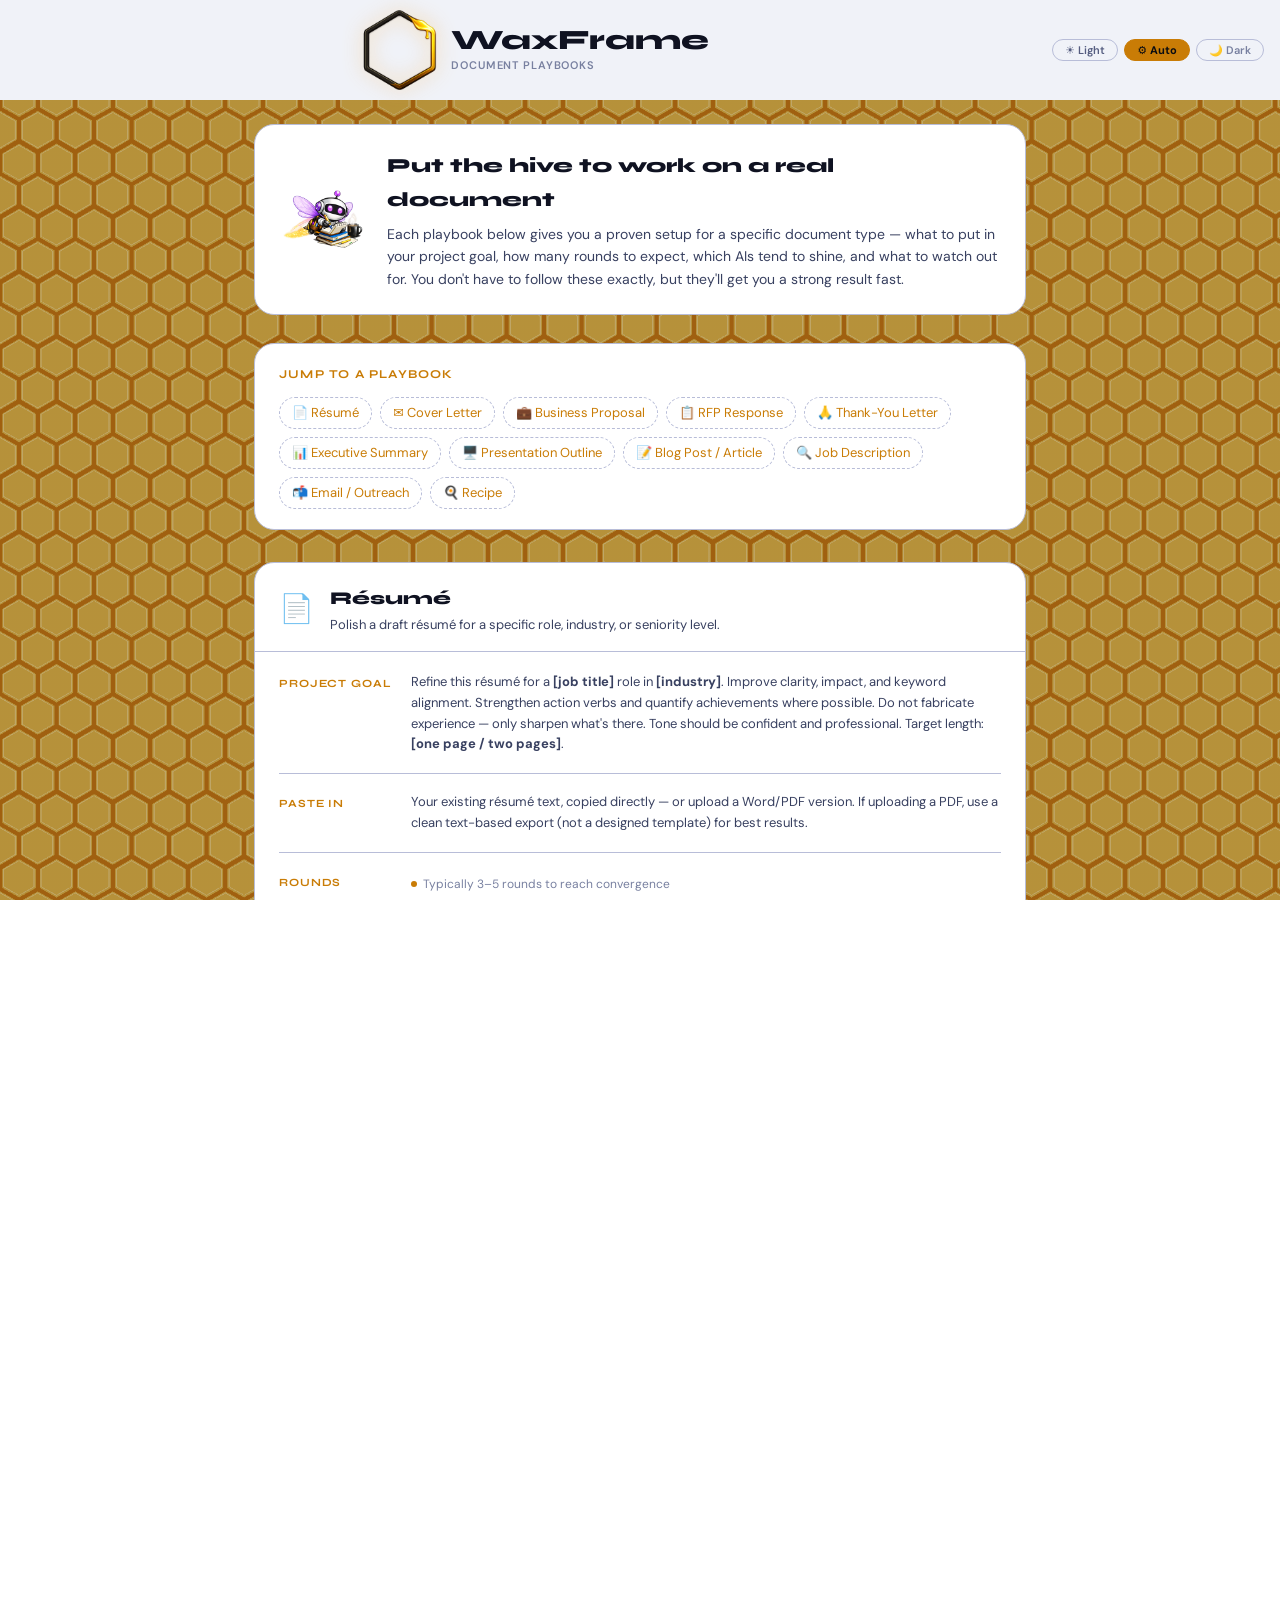
<file: document-playbooks.html>
<!-- ============================================================
     WaxFrame v2 — document-playbooks.html
     Build: 20260415-001
     Author: WeirDave (R David Paine III) | License: AGPL-3.0
     GitHub: github.com/WeirDave/WaxFrame-Professional
     ============================================================ -->
<!DOCTYPE html>
<html lang="en" data-theme="auto">
<head>
  <meta charset="UTF-8">
  <meta name="viewport" content="width=device-width, initial-scale=1.0">
  <meta name="waxframe-build" content="20260414-002">
  <title>WaxFrame — Document Playbooks</title>
  <link rel="icon" type="image/png" href="images/Waxframe_logo_v19.png">
  <link rel="stylesheet" href="style.css">
  <style>
    /* ── Page intro ── */
    .dp-intro { display:flex; align-items:center; gap:24px; background:var(--surface); border:1px solid var(--border2); border-radius:var(--radius-lg); padding:24px 28px; margin-bottom:28px; }
    .dp-intro-text h2 { font-family:var(--font-display); font-size:20px; font-weight:800; color:var(--text); margin-bottom:6px; }
    .dp-intro-text p { font-size:14px; color:var(--text-dim); line-height:1.6; margin:0; }
    .dp-bee { width:80px; flex-shrink:0; }

    /* ── TOC ── */
    .dp-toc { background:var(--surface); border:1px solid var(--border2); border-radius:var(--radius-lg); padding:20px 24px; margin-bottom:32px; }
    .dp-toc-title { font-family:var(--font-display); font-size:12px; font-weight:700; text-transform:uppercase; letter-spacing:0.1em; color:var(--accent); margin-bottom:12px; }
    .dp-toc-grid { display:flex; flex-wrap:wrap; gap:8px; }
    .dp-toc-link { font-size:13px; color:var(--text-dim); text-decoration:none; padding:4px 12px; border:1px dashed var(--border2); border-radius:20px; transition:all 0.12s; }
    .dp-toc-link:hover { border-color:var(--accent); color:var(--accent); background:var(--accent-dim); }

    /* ── Content wrapper ── */
    .dp-content { max-width:860px; margin:0 auto; padding:0 32px 48px; }

    /* ── Playbook card ── */
    .dp-playbook { background:var(--surface); border:1px solid var(--border2); border-radius:var(--radius-lg); margin-bottom:28px; overflow:hidden; }
    .dp-playbook-header { display:flex; align-items:center; gap:16px; padding:20px 24px 16px; border-bottom:1px solid var(--border2); }
    .dp-playbook-icon { font-size:28px; line-height:1; flex-shrink:0; }
    .dp-playbook-title { font-family:var(--font-display); font-size:18px; font-weight:800; color:var(--text); }
    .dp-playbook-desc { font-size:13px; color:var(--text-dim); line-height:1.5; margin-top:2px; }
    .dp-playbook-body { padding:20px 24px; display:flex; flex-direction:column; gap:16px; }

    /* ── Field rows ── */
    .dp-field { display:flex; gap:12px; align-items:flex-start; }
    .dp-field-label { font-family:var(--font-display); font-size:11px; font-weight:700; text-transform:uppercase; letter-spacing:0.08em; color:var(--accent); white-space:nowrap; min-width:120px; padding-top:3px; flex-shrink:0; }
    .dp-field-value { font-size:13px; color:var(--text-dim); line-height:1.6; }
    .dp-field-value code { font-family:'Courier New', monospace; font-size:12px; background:rgba(255,255,255,0.05); border:1px solid var(--border2); border-radius:4px; padding:1px 6px; color:var(--text); display:inline-block; margin-top:2px; }
    [data-theme="light"] .dp-field-value code { background:rgba(0,0,0,0.04); }
    @media (prefers-color-scheme:light) { [data-theme="auto"] .dp-field-value code { background:rgba(0,0,0,0.04); } }

    /* ── Divider between fields ── */
    .dp-field-divider { height:1px; background:var(--border2); margin:2px 0; }

    /* ── Tip ── */
    .dp-tip { display:flex; gap:10px; align-items:flex-start; background:var(--accent-dim); border:1px solid rgba(245,158,11,0.3); border-radius:var(--radius-md); padding:12px 14px; }
    .dp-tip-icon { flex-shrink:0; margin-top:1px; }
    .dp-tip p { font-size:12px; color:var(--text-dim); line-height:1.5; margin:0; font-style:italic; }

    /* ── Rounds badge ── */
    .dp-rounds { display:inline-flex; align-items:center; gap:6px; font-size:12px; color:var(--muted); margin-top:4px; }
    .dp-rounds-dot { width:6px; height:6px; border-radius:50%; background:var(--accent); flex-shrink:0; }

    /* ── Tag row ── */
    .dp-tags { display:flex; flex-wrap:wrap; gap:6px; margin-top:4px; }
    .dp-tag { font-size:11px; font-weight:700; padding:2px 9px; border-radius:20px; letter-spacing:0.04em; }
    .dp-tag-amber { background:var(--accent-dim); border:1px solid var(--accent); color:var(--accent); }
    .dp-tag-blue { background:rgba(59,130,246,0.1); border:1px solid rgba(59,130,246,0.4); color:#93c5fd; }
    .dp-tag-green { background:rgba(52,211,153,0.1); border:1px solid rgba(52,211,153,0.4); color:#34d399; }
    .dp-tag-purple { background:rgba(167,139,250,0.1); border:1px solid rgba(167,139,250,0.4); color:#c4b5fd; }
    [data-theme="light"] .dp-tag-blue { color:#2563eb; }
    [data-theme="light"] .dp-tag-green { color:#059669; }
    [data-theme="light"] .dp-tag-purple { color:#7c3aed; }
    @media (prefers-color-scheme:light) {
      [data-theme="auto"] .dp-tag-blue { color:#2563eb; }
      [data-theme="auto"] .dp-tag-green { color:#059669; }
      [data-theme="auto"] .dp-tag-purple { color:#7c3aed; }
    }

    /* ── Back to top ── */
    .dp-back-top { display:block; text-align:right; font-size:12px; color:var(--text-dim); text-decoration:none; padding:4px 0 0; transition:color 0.12s; }
    .dp-back-top:hover { color:var(--accent); }

    /* ── Light theme overrides ── */
    [data-theme="light"] .dp-intro,
    [data-theme="light"] .dp-toc,
    [data-theme="light"] .dp-playbook { background:#ffffff; }
    @media (prefers-color-scheme:light) {
      [data-theme="auto"] .dp-intro,
      [data-theme="auto"] .dp-toc,
      [data-theme="auto"] .dp-playbook { background:#ffffff; }
    }
  </style>
</head>
<body class="helper-body">

<div class="page-header">
  <div class="page-header-spacer"></div>
  <div class="page-header-brand">
    <img src="images/Waxframe_logo_v19.png" alt="WaxFrame" class="page-header-logo">
    <div>
      <div class="page-header-name">WaxFrame</div>
      <div class="page-header-tag">Document Playbooks</div>
    </div>
  </div>
  <div class="page-header-spacer"></div>
  <div class="page-header-controls">
    <button class="theme-opt" data-theme="light" onclick="setTheme('light')" title="Light mode">☀️ Light</button>
    <button class="theme-opt" data-theme="auto" onclick="setTheme('auto')" title="Auto">⚙️ Auto</button>
    <button class="theme-opt" data-theme="dark" onclick="setTheme('dark')" title="Dark mode">🌙 Dark</button>
  </div>
</div>

<div class="page-main" id="top">
  <div class="dp-content">

    <div class="dp-intro">
      <img src="images/WaxFrame_Project_Bee_v2.png" alt="🐝" class="dp-bee">
      <div class="dp-intro-text">
        <h2>Put the hive to work on a real document</h2>
        <p>Each playbook below gives you a proven setup for a specific document type — what to put in your project goal, how many rounds to expect, which AIs tend to shine, and what to watch out for. You don't have to follow these exactly, but they'll get you a strong result fast.</p>
      </div>
    </div>

    <div class="dp-toc">
      <div class="dp-toc-title">Jump to a playbook</div>
      <div class="dp-toc-grid">
        <a href="#resume" class="dp-toc-link">📄 Résumé</a>
        <a href="#cover-letter" class="dp-toc-link">✉️ Cover Letter</a>
        <a href="#business-proposal" class="dp-toc-link">💼 Business Proposal</a>
        <a href="#rfp" class="dp-toc-link">📋 RFP Response</a>
        <a href="#thank-you" class="dp-toc-link">🙏 Thank-You Letter</a>
        <a href="#executive-summary" class="dp-toc-link">📊 Executive Summary</a>
        <a href="#presentation" class="dp-toc-link">🖥️ Presentation Outline</a>
        <a href="#blog-post" class="dp-toc-link">📝 Blog Post / Article</a>
        <a href="#job-description" class="dp-toc-link">🔍 Job Description</a>
        <a href="#email-campaign" class="dp-toc-link">📬 Email / Outreach</a>
        <a href="#recipe" class="dp-toc-link">🍳 Recipe</a>
      </div>
    </div>

    <!-- ═══════════════════════════════════════════════ -->
    <!-- RÉSUMÉ -->
    <!-- ═══════════════════════════════════════════════ -->
    <div class="dp-playbook" id="resume">
      <div class="dp-playbook-header">
        <div class="dp-playbook-icon">📄</div>
        <div>
          <div class="dp-playbook-title">Résumé</div>
          <div class="dp-playbook-desc">Polish a draft résumé for a specific role, industry, or seniority level.</div>
        </div>
      </div>
      <div class="dp-playbook-body">

        <div class="dp-field">
          <div class="dp-field-label">Project Goal</div>
          <div class="dp-field-value">
            Refine this résumé for a <strong>[job title]</strong> role in <strong>[industry]</strong>. Improve clarity, impact, and keyword alignment. Strengthen action verbs and quantify achievements where possible. Do not fabricate experience — only sharpen what's there. Tone should be confident and professional. Target length: <strong>[one page / two pages]</strong>.
          </div>
        </div>
        <div class="dp-field-divider"></div>

        <div class="dp-field">
          <div class="dp-field-label">Paste In</div>
          <div class="dp-field-value">Your existing résumé text, copied directly — or upload a Word/PDF version. If uploading a PDF, use a clean text-based export (not a designed template) for best results.</div>
        </div>
        <div class="dp-field-divider"></div>

        <div class="dp-field">
          <div class="dp-field-label">Rounds</div>
          <div class="dp-field-value">
            <div class="dp-rounds"><div class="dp-rounds-dot"></div>Typically 3–5 rounds to reach convergence</div>
          </div>
        </div>
        <div class="dp-field-divider"></div>

        <div class="dp-field">
          <div class="dp-field-label">Best AIs For</div>
          <div class="dp-field-value">
            <div class="dp-tags">
              <span class="dp-tag dp-tag-amber">ChatGPT — clean rewrites</span>
              <span class="dp-tag dp-tag-blue">Claude — tone &amp; structure</span>
              <span class="dp-tag dp-tag-green">Gemini — keyword research</span>
            </div>
          </div>
        </div>

        <div class="dp-tip">
          <div class="dp-tip-icon"><img src="images/WaxFrame_TipButton_v1.png" alt="💡" style="width:18px;height:18px;display:block;"></div>
          <p>Add a Notes entry before Round 1 specifying the job description or posting URL — paste in the key requirements so the AIs can target their suggestions to that specific role. This makes a significant difference in relevance.</p>
        </div>

      </div>
    </div>
    <a href="#top" class="dp-back-top">↑ Back to top</a>

    <!-- ═══════════════════════════════════════════════ -->
    <!-- COVER LETTER -->
    <!-- ═══════════════════════════════════════════════ -->
    <div class="dp-playbook" id="cover-letter">
      <div class="dp-playbook-header">
        <div class="dp-playbook-icon">✉️</div>
        <div>
          <div class="dp-playbook-title">Cover Letter</div>
          <div class="dp-playbook-desc">Create or refine a cover letter that connects your background to a specific role.</div>
        </div>
      </div>
      <div class="dp-playbook-body">

        <div class="dp-field">
          <div class="dp-field-label">Project Goal</div>
          <div class="dp-field-value">
            Refine this cover letter for a <strong>[job title]</strong> position at <strong>[company name]</strong>. It should open with a strong hook, connect my experience directly to the role, and close with a confident call to action. Keep it to three short paragraphs. Tone: <strong>[professional / conversational / enthusiastic]</strong>. Do not use generic filler phrases like "I am writing to express my interest."
          </div>
        </div>
        <div class="dp-field-divider"></div>

        <div class="dp-field">
          <div class="dp-field-label">Paste In</div>
          <div class="dp-field-value">Your draft cover letter, or bullet points of key talking points if starting from scratch.</div>
        </div>
        <div class="dp-field-divider"></div>

        <div class="dp-field">
          <div class="dp-field-label">Rounds</div>
          <div class="dp-field-value">
            <div class="dp-rounds"><div class="dp-rounds-dot"></div>Typically 2–4 rounds — cover letters converge quickly</div>
          </div>
        </div>
        <div class="dp-field-divider"></div>

        <div class="dp-field">
          <div class="dp-field-label">Best AIs For</div>
          <div class="dp-field-value">
            <div class="dp-tags">
              <span class="dp-tag dp-tag-blue">Claude — voice &amp; authenticity</span>
              <span class="dp-tag dp-tag-amber">ChatGPT — punchy rewrites</span>
              <span class="dp-tag dp-tag-purple">Grok — tone calibration</span>
            </div>
          </div>
        </div>

        <div class="dp-tip">
          <div class="dp-tip-icon"><img src="images/WaxFrame_TipButton_v1.png" alt="💡" style="width:18px;height:18px;display:block;"></div>
          <p>Paste the full job description into the Notes field before running Round 1. The AIs can't visit URLs, but they'll use the text directly to tune language and emphasis to match what the employer is looking for.</p>
        </div>

      </div>
    </div>
    <a href="#top" class="dp-back-top">↑ Back to top</a>

    <!-- ═══════════════════════════════════════════════ -->
    <!-- BUSINESS PROPOSAL -->
    <!-- ═══════════════════════════════════════════════ -->
    <div class="dp-playbook" id="business-proposal">
      <div class="dp-playbook-header">
        <div class="dp-playbook-icon">💼</div>
        <div>
          <div class="dp-playbook-title">Business Proposal</div>
          <div class="dp-playbook-desc">Sharpen a proposal to win a client, secure a partnership, or pitch a new venture.</div>
        </div>
      </div>
      <div class="dp-playbook-body">

        <div class="dp-field">
          <div class="dp-field-label">Project Goal</div>
          <div class="dp-field-value">
            Refine this business proposal for <strong>[client / audience]</strong>. Strengthen the executive summary, tighten the problem statement, and make the value proposition more compelling. Ensure pricing and deliverables sections are clear and unambiguous. Tone should be confident, credible, and professional. Length: <strong>[stay close to current / trim to X pages]</strong>.
          </div>
        </div>
        <div class="dp-field-divider"></div>

        <div class="dp-field">
          <div class="dp-field-label">Paste In</div>
          <div class="dp-field-value">Your draft proposal text. You can use placeholder values like <code>[PRICE]</code> or <code>[TIMELINE]</code> for sensitive details — the AIs will work around them.</div>
        </div>
        <div class="dp-field-divider"></div>

        <div class="dp-field">
          <div class="dp-field-label">Rounds</div>
          <div class="dp-field-value">
            <div class="dp-rounds"><div class="dp-rounds-dot"></div>Expect 4–6 rounds — proposals have a lot of moving parts</div>
          </div>
        </div>
        <div class="dp-field-divider"></div>

        <div class="dp-field">
          <div class="dp-field-label">Best AIs For</div>
          <div class="dp-field-value">
            <div class="dp-tags">
              <span class="dp-tag dp-tag-amber">ChatGPT — structure &amp; flow</span>
              <span class="dp-tag dp-tag-green">Gemini — research backing</span>
              <span class="dp-tag dp-tag-blue">Claude — persuasive language</span>
              <span class="dp-tag dp-tag-purple">Perplexity — market context</span>
            </div>
          </div>
        </div>

        <div class="dp-tip">
          <div class="dp-tip-icon"><img src="images/WaxFrame_TipButton_v1.png" alt="💡" style="width:18px;height:18px;display:block;"></div>
          <p>Use the Notes field to tell the Builder the most important thing about the client — their pain point, their industry, or a key objection you need to pre-empt. This context shapes how the AIs frame every section.</p>
        </div>

      </div>
    </div>
    <a href="#top" class="dp-back-top">↑ Back to top</a>

    <!-- ═══════════════════════════════════════════════ -->
    <!-- RFP RESPONSE -->
    <!-- ═══════════════════════════════════════════════ -->
    <div class="dp-playbook" id="rfp">
      <div class="dp-playbook-header">
        <div class="dp-playbook-icon">📋</div>
        <div>
          <div class="dp-playbook-title">RFP Response (Request for Proposal)</div>
          <div class="dp-playbook-desc">Craft a disciplined, structured response to a formal RFP that answers every requirement.</div>
        </div>
      </div>
      <div class="dp-playbook-body">

        <div class="dp-field">
          <div class="dp-field-label">Project Goal</div>
          <div class="dp-field-value">
            Refine this RFP response for <strong>[issuing organisation / project name]</strong>. Ensure every stated requirement in the RFP is addressed directly and clearly. Strengthen executive summary, methodology, and differentiators. Tone should be formal, precise, and authoritative. Do not add claims that aren't supported by the existing content.
          </div>
        </div>
        <div class="dp-field-divider"></div>

        <div class="dp-field">
          <div class="dp-field-label">Paste In</div>
          <div class="dp-field-value">Your draft response. Optionally paste a summary of the RFP requirements in the Notes field before Round 1 so every AI reviewer can check compliance as they review.</div>
        </div>
        <div class="dp-field-divider"></div>

        <div class="dp-field">
          <div class="dp-field-label">Rounds</div>
          <div class="dp-field-value">
            <div class="dp-rounds"><div class="dp-rounds-dot"></div>20–60+ rounds — RFPs are brutal, pack a lunch</div>
          </div>
        </div>
        <div class="dp-field-divider"></div>

        <div class="dp-field">
          <div class="dp-field-label">Best AIs For</div>
          <div class="dp-field-value">
            <div class="dp-tags">
              <span class="dp-tag dp-tag-amber">ChatGPT — compliance checklist thinking</span>
              <span class="dp-tag dp-tag-green">DeepSeek — technical depth</span>
              <span class="dp-tag dp-tag-blue">Claude — clarity &amp; concision</span>
            </div>
          </div>
        </div>

        <div class="dp-tip">
          <div class="dp-tip-icon"><img src="images/WaxFrame_TipButton_v1.png" alt="💡" style="width:18px;height:18px;display:block;"></div>
          <p>RFPs often have strict page or word limits. Add the limit to your project goal so the AIs flag when sections are running long rather than just improving them in isolation.</p>
        </div>

      </div>
    </div>
    <a href="#top" class="dp-back-top">↑ Back to top</a>

    <!-- ═══════════════════════════════════════════════ -->
    <!-- THANK-YOU LETTER -->
    <!-- ═══════════════════════════════════════════════ -->
    <div class="dp-playbook" id="thank-you">
      <div class="dp-playbook-header">
        <div class="dp-playbook-icon">🙏</div>
        <div>
          <div class="dp-playbook-title">Thank-You Letter</div>
          <div class="dp-playbook-desc">Write a warm, genuine thank-you for any professional or personal occasion.</div>
        </div>
      </div>
      <div class="dp-playbook-body">

        <div class="dp-field">
          <div class="dp-field-label">Project Goal</div>
          <div class="dp-field-value">
            Refine this thank-you letter for <strong>[recipient / occasion]</strong>. It should feel genuine, specific, and not generic. Reference the specific thing being thanked. Keep it short — under 200 words. Tone: <strong>[warm / professional / heartfelt]</strong>.
          </div>
        </div>
        <div class="dp-field-divider"></div>

        <div class="dp-field">
          <div class="dp-field-label">Paste In</div>
          <div class="dp-field-value">Your draft letter, or a few bullet points about the person and what you're thanking them for. The AIs will shape it into a full letter.</div>
        </div>
        <div class="dp-field-divider"></div>

        <div class="dp-field">
          <div class="dp-field-label">Rounds</div>
          <div class="dp-field-value">
            <div class="dp-rounds"><div class="dp-rounds-dot"></div>2–3 rounds — these converge fast</div>
          </div>
        </div>
        <div class="dp-field-divider"></div>

        <div class="dp-field">
          <div class="dp-field-label">Best AIs For</div>
          <div class="dp-field-value">
            <div class="dp-tags">
              <span class="dp-tag dp-tag-blue">Claude — warmth &amp; authenticity</span>
              <span class="dp-tag dp-tag-purple">Grok — keeping it real</span>
              <span class="dp-tag dp-tag-amber">ChatGPT — clean final polish</span>
            </div>
          </div>
        </div>

        <div class="dp-tip">
          <div class="dp-tip-icon"><img src="images/WaxFrame_TipButton_v1.png" alt="💡" style="width:18px;height:18px;display:block;"></div>
          <p>Short documents often over-converge — the AIs may agree it's done after Round 2. That's fine. Hit Finish and export. Don't force extra rounds on something that's already working.</p>
        </div>

      </div>
    </div>
    <a href="#top" class="dp-back-top">↑ Back to top</a>

    <!-- ═══════════════════════════════════════════════ -->
    <!-- EXECUTIVE SUMMARY -->
    <!-- ═══════════════════════════════════════════════ -->
    <div class="dp-playbook" id="executive-summary">
      <div class="dp-playbook-header">
        <div class="dp-playbook-icon">📊</div>
        <div>
          <div class="dp-playbook-title">Executive Summary</div>
          <div class="dp-playbook-desc">Distil a long report, plan, or proposal into a tight, decision-ready summary for leadership.</div>
        </div>
      </div>
      <div class="dp-playbook-body">

        <div class="dp-field">
          <div class="dp-field-label">Project Goal</div>
          <div class="dp-field-value">
            Refine this executive summary of <strong>[source document / topic]</strong>. It should answer: what is the situation, what is the recommendation, and why does it matter — in that order. Maximum <strong>[one page / 400 words]</strong>. Strip jargon. Lead with the conclusion. Audience: <strong>[C-suite / board / investors / stakeholders]</strong>.
          </div>
        </div>
        <div class="dp-field-divider"></div>

        <div class="dp-field">
          <div class="dp-field-label">Paste In</div>
          <div class="dp-field-value">Your draft summary, or key bullet points from the source document. For long source documents, paste in the key conclusions and recommendations — not the whole thing.</div>
        </div>
        <div class="dp-field-divider"></div>

        <div class="dp-field">
          <div class="dp-field-label">Rounds</div>
          <div class="dp-field-value">
            <div class="dp-rounds"><div class="dp-rounds-dot"></div>3–5 rounds — AIs often disagree on what to cut</div>
          </div>
        </div>
        <div class="dp-field-divider"></div>

        <div class="dp-field">
          <div class="dp-field-label">Best AIs For</div>
          <div class="dp-field-value">
            <div class="dp-tags">
              <span class="dp-tag dp-tag-blue">Claude — distillation &amp; structure</span>
              <span class="dp-tag dp-tag-amber">ChatGPT — executive language</span>
              <span class="dp-tag dp-tag-green">Gemini — fact checking</span>
            </div>
          </div>
        </div>

        <div class="dp-tip">
          <div class="dp-tip-icon"><img src="images/WaxFrame_TipButton_v1.png" alt="💡" style="width:18px;height:18px;display:block;"></div>
          <p>If the AIs keep wanting to add detail back in, add a note: "Do not expand the document — only tighten and clarify what's already here." Conflict resolution tends to go toward brevity when you're explicit about it.</p>
        </div>

      </div>
    </div>
    <a href="#top" class="dp-back-top">↑ Back to top</a>

    <!-- ═══════════════════════════════════════════════ -->
    <!-- PRESENTATION OUTLINE -->
    <!-- ═══════════════════════════════════════════════ -->
    <div class="dp-playbook" id="presentation">
      <div class="dp-playbook-header">
        <div class="dp-playbook-icon">🖥️</div>
        <div>
          <div class="dp-playbook-title">Presentation Outline</div>
          <div class="dp-playbook-desc">Build a slide-by-slide narrative outline that's ready to drop into PowerPoint or Keynote.</div>
        </div>
      </div>
      <div class="dp-playbook-body">

        <div class="dp-field">
          <div class="dp-field-label">Project Goal</div>
          <div class="dp-field-value">
            Refine this presentation outline for a <strong>[X]-minute talk</strong> on <strong>[topic]</strong>, for an audience of <strong>[audience description]</strong>. Structure: opening hook, 3–5 key points, and a strong close with a clear call to action. For each slide, provide: slide title, 3–5 bullet points of speaker notes, and one suggested visual or data point. Keep bullet points brief — this is a speaker outline, not a script.
          </div>
        </div>
        <div class="dp-field-divider"></div>

        <div class="dp-field">
          <div class="dp-field-label">Paste In</div>
          <div class="dp-field-value">Your draft outline, or a rough list of the points you want to cover. Even a few messy notes will give the hive enough to build from.</div>
        </div>
        <div class="dp-field-divider"></div>

        <div class="dp-field">
          <div class="dp-field-label">Rounds</div>
          <div class="dp-field-value">
            <div class="dp-rounds"><div class="dp-rounds-dot"></div>4–6 rounds — narrative flow takes iteration</div>
          </div>
        </div>
        <div class="dp-field-divider"></div>

        <div class="dp-field">
          <div class="dp-field-label">Best AIs For</div>
          <div class="dp-field-value">
            <div class="dp-tags">
              <span class="dp-tag dp-tag-amber">ChatGPT — slide structure</span>
              <span class="dp-tag dp-tag-blue">Claude — narrative arc</span>
              <span class="dp-tag dp-tag-purple">Grok — audience hook</span>
              <span class="dp-tag dp-tag-green">Perplexity — current stats &amp; data</span>
            </div>
          </div>
        </div>

        <div class="dp-tip">
          <div class="dp-tip-icon"><img src="images/WaxFrame_TipButton_v1.png" alt="💡" style="width:18px;height:18px;display:block;"></div>
          <p>WaxFrame outputs text — you'll copy this outline into your presentation tool. Use the exported document as your script and speaker notes layer. Having Perplexity in your hive is especially useful here since it can suggest real, current statistics to support your slides.</p>
        </div>

      </div>
    </div>
    <a href="#top" class="dp-back-top">↑ Back to top</a>

    <!-- ═══════════════════════════════════════════════ -->
    <!-- BLOG POST / ARTICLE -->
    <!-- ═══════════════════════════════════════════════ -->
    <div class="dp-playbook" id="blog-post">
      <div class="dp-playbook-header">
        <div class="dp-playbook-icon">📝</div>
        <div>
          <div class="dp-playbook-title">Blog Post / Article</div>
          <div class="dp-playbook-desc">Publish-ready content with a strong voice, clear structure, and good SEO bones.</div>
        </div>
      </div>
      <div class="dp-playbook-body">

        <div class="dp-field">
          <div class="dp-field-label">Project Goal</div>
          <div class="dp-field-value">
            Refine this blog post about <strong>[topic]</strong> for publication on <strong>[platform / audience]</strong>. Improve the headline, strengthen the opening hook, and ensure each section flows into the next. Target length: <strong>[X words]</strong>. Tone: <strong>[conversational / authoritative / educational]</strong>. Include a clear call to action at the end. Do not add facts or statistics that aren't already in the draft.
          </div>
        </div>
        <div class="dp-field-divider"></div>

        <div class="dp-field">
          <div class="dp-field-label">Paste In</div>
          <div class="dp-field-value">Your draft post or article. If you only have notes, paste those in and tell the hive to draft from them — specify that in your goal.</div>
        </div>
        <div class="dp-field-divider"></div>

        <div class="dp-field">
          <div class="dp-field-label">Rounds</div>
          <div class="dp-field-value">
            <div class="dp-rounds"><div class="dp-rounds-dot"></div>3–5 rounds for most posts</div>
          </div>
        </div>
        <div class="dp-field-divider"></div>

        <div class="dp-field">
          <div class="dp-field-label">Best AIs For</div>
          <div class="dp-field-value">
            <div class="dp-tags">
              <span class="dp-tag dp-tag-blue">Claude — voice &amp; readability</span>
              <span class="dp-tag dp-tag-purple">Grok — edge &amp; personality</span>
              <span class="dp-tag dp-tag-green">Perplexity — factual grounding</span>
              <span class="dp-tag dp-tag-amber">ChatGPT — SEO structure</span>
            </div>
          </div>
        </div>

        <div class="dp-tip">
          <div class="dp-tip-icon"><img src="images/WaxFrame_TipButton_v1.png" alt="💡" style="width:18px;height:18px;display:block;"></div>
          <p>If the AIs start homogenising the voice into something bland, add a note describing the author's tone — even a few adjectives like "direct, slightly sarcastic, uses short sentences" will steer the hive back toward a distinct voice.</p>
        </div>

      </div>
    </div>
    <a href="#top" class="dp-back-top">↑ Back to top</a>

    <!-- ═══════════════════════════════════════════════ -->
    <!-- JOB DESCRIPTION -->
    <!-- ═══════════════════════════════════════════════ -->
    <div class="dp-playbook" id="job-description">
      <div class="dp-playbook-header">
        <div class="dp-playbook-icon">🔍</div>
        <div>
          <div class="dp-playbook-title">Job Description</div>
          <div class="dp-playbook-desc">Write a job posting that attracts the right candidates and represents your culture accurately.</div>
        </div>
      </div>
      <div class="dp-playbook-body">

        <div class="dp-field">
          <div class="dp-field-label">Project Goal</div>
          <div class="dp-field-value">
            Refine this job description for a <strong>[job title]</strong> at a <strong>[company type / industry]</strong>. Ensure the responsibilities are realistic and prioritised by importance. Flag any requirements that might unnecessarily limit the candidate pool (degree requirements, years of experience). Tone: <strong>[professional / startup / enterprise]</strong>. Include a brief company culture statement at the end.
          </div>
        </div>
        <div class="dp-field-divider"></div>

        <div class="dp-field">
          <div class="dp-field-label">Paste In</div>
          <div class="dp-field-value">Your draft JD, or a bullet list of responsibilities and requirements. The hive will shape it into a full posting.</div>
        </div>
        <div class="dp-field-divider"></div>

        <div class="dp-field">
          <div class="dp-field-label">Rounds</div>
          <div class="dp-field-value">
            <div class="dp-rounds"><div class="dp-rounds-dot"></div>3–4 rounds typical</div>
          </div>
        </div>
        <div class="dp-field-divider"></div>

        <div class="dp-field">
          <div class="dp-field-label">Best AIs For</div>
          <div class="dp-field-value">
            <div class="dp-tags">
              <span class="dp-tag dp-tag-amber">ChatGPT — clear structure</span>
              <span class="dp-tag dp-tag-blue">Claude — inclusive language</span>
              <span class="dp-tag dp-tag-green">Gemini — role benchmarking</span>
            </div>
          </div>
        </div>

        <div class="dp-tip">
          <div class="dp-tip-icon"><img src="images/WaxFrame_TipButton_v1.png" alt="💡" style="width:18px;height:18px;display:block;"></div>
          <p>Ask the AIs to flag anything that reads as a "must-have" but could reasonably be "nice-to-have" — overly restrictive JDs reduce applicant quality by narrowing the pool too early. Use the Notes field to prompt this specifically.</p>
        </div>

      </div>
    </div>
    <a href="#top" class="dp-back-top">↑ Back to top</a>

    <!-- ═══════════════════════════════════════════════ -->
    <!-- EMAIL / OUTREACH -->
    <!-- ═══════════════════════════════════════════════ -->
    <div class="dp-playbook" id="email-campaign">
      <div class="dp-playbook-header">
        <div class="dp-playbook-icon">📬</div>
        <div>
          <div class="dp-playbook-title">Email &amp; Outreach</div>
          <div class="dp-playbook-desc">Sharpen cold outreach, sales emails, or important one-off messages that need to land.</div>
        </div>
      </div>
      <div class="dp-playbook-body">

        <div class="dp-field">
          <div class="dp-field-label">Project Goal</div>
          <div class="dp-field-value">
            Refine this outreach email to <strong>[recipient type / name]</strong> about <strong>[purpose]</strong>. The subject line should compel an open. The body should be under 150 words. Lead with value to the recipient — not background on the sender. Close with a single, clear ask. No fluff, no jargon. Tone: <strong>[professional / direct / warm]</strong>.
          </div>
        </div>
        <div class="dp-field-divider"></div>

        <div class="dp-field">
          <div class="dp-field-label">Paste In</div>
          <div class="dp-field-value">Your draft email. For cold outreach, include a one-line description of the recipient's role or company in your project goal so the AIs can calibrate the pitch.</div>
        </div>
        <div class="dp-field-divider"></div>

        <div class="dp-field">
          <div class="dp-field-label">Rounds</div>
          <div class="dp-field-value">
            <div class="dp-rounds"><div class="dp-rounds-dot"></div>2–3 rounds — emails are tight documents, converge fast</div>
          </div>
        </div>
        <div class="dp-field-divider"></div>

        <div class="dp-field">
          <div class="dp-field-label">Best AIs For</div>
          <div class="dp-field-value">
            <div class="dp-tags">
              <span class="dp-tag dp-tag-purple">Grok — punchy subject lines</span>
              <span class="dp-tag dp-tag-blue">Claude — concise body copy</span>
              <span class="dp-tag dp-tag-amber">ChatGPT — CTA clarity</span>
            </div>
          </div>
        </div>

        <div class="dp-tip">
          <div class="dp-tip-icon"><img src="images/WaxFrame_TipButton_v1.png" alt="💡" style="width:18px;height:18px;display:block;"></div>
          <p>Short documents like emails sometimes produce conflicts over single word choices. If a conflict feels trivial, use the Builder Decision path and let the Builder decide — or bypass it if you've already made your choice directly in the document.</p>
        </div>

      </div>
    </div>

    <a href="#top" class="dp-back-top">↑ Back to top</a>

    <!-- ═══════════════════════════════════════════════ -->
    <!-- RECIPE -->
    <!-- ═══════════════════════════════════════════════ -->
    <div class="dp-playbook" id="recipe">
      <div class="dp-playbook-header">
        <div class="dp-playbook-icon">🍳</div>
        <div>
          <div class="dp-playbook-title">Recipe</div>
          <div class="dp-playbook-desc">Turn a rough recipe into a polished, tested-sounding write-up with clear instructions, helpful tips, and consistent formatting.</div>
        </div>
      </div>
      <div class="dp-playbook-body">

        <div class="dp-field">
          <div class="dp-field-label">Project Goal</div>
          <div class="dp-field-value">
            Refine this recipe for <strong>[dish name]</strong>. Improve the clarity of the instructions, check that the steps are in a logical order, and ensure ingredient quantities are mentioned at first use. Tone should be <strong>[warm &amp; conversational / precise &amp; technical / beginner-friendly]</strong>. Add helpful tips where appropriate — substitutions, storage, make-ahead notes. Do not change the core recipe — only clarify and improve what's there.
          </div>
        </div>
        <div class="dp-field-divider"></div>

        <div class="dp-field">
          <div class="dp-field-label">Paste In</div>
          <div class="dp-field-value">Your draft recipe — ingredient list, quantities, and steps. Even rough notes work. The hive will shape it into a proper recipe format.</div>
        </div>
        <div class="dp-field-divider"></div>

        <div class="dp-field">
          <div class="dp-field-label">Rounds</div>
          <div class="dp-field-value">
            <div class="dp-rounds"><div class="dp-rounds-dot"></div>5–20+ rounds — AIs will debate technique, quantities, and wording extensively</div>
          </div>
        </div>
        <div class="dp-field-divider"></div>

        <div class="dp-field">
          <div class="dp-field-label">Best AIs For</div>
          <div class="dp-field-value">
            <div class="dp-tags">
              <span class="dp-tag dp-tag-blue">Claude — clarity &amp; flow</span>
              <span class="dp-tag dp-tag-amber">ChatGPT — culinary knowledge</span>
              <span class="dp-tag dp-tag-green">Gemini — technique tips</span>
            </div>
          </div>
        </div>

        <div class="dp-tip">
          <div class="dp-tip-icon"><img src="images/WaxFrame_TipButton_v1.png" alt="💡" style="width:18px;height:18px;display:block;"></div>
          <p>If you want the recipe to stay true to a specific cuisine or tradition, mention it in your goal: "Keep this authentic to Southern Italian technique." This prevents the AIs from substituting ingredients or modernising methods you want to preserve.</p>
        </div>

      </div>
    </div>
    <a href="#top" class="dp-back-top">↑ Back to top</a>

  </div>
</div>

<div class="page-footer">
  <div class="page-footer-btns">
    <a href="https://www.gnu.org/licenses/agpl-3.0.html" target="_blank" class="btn">📄 AGPL-3.0</a>
    <a href="https://github.com/WeirDave/WaxFrame-Professional" target="_blank" class="btn">⭐ GitHub</a>
  </div>
  <div class="page-footer-right">
    <button class="btn" onclick="window.close()">✕ Close this tab</button>
    <span class="app-version-stamp helper-version-stamp"></span>
  </div>
</div>

<script src="theme.js"></script>
<script src="version.js"></script>
<script>
  document.querySelectorAll('.app-version-stamp').forEach(function(el) { el.textContent = APP_VERSION; });
</script>
</body>
</html>
</file>
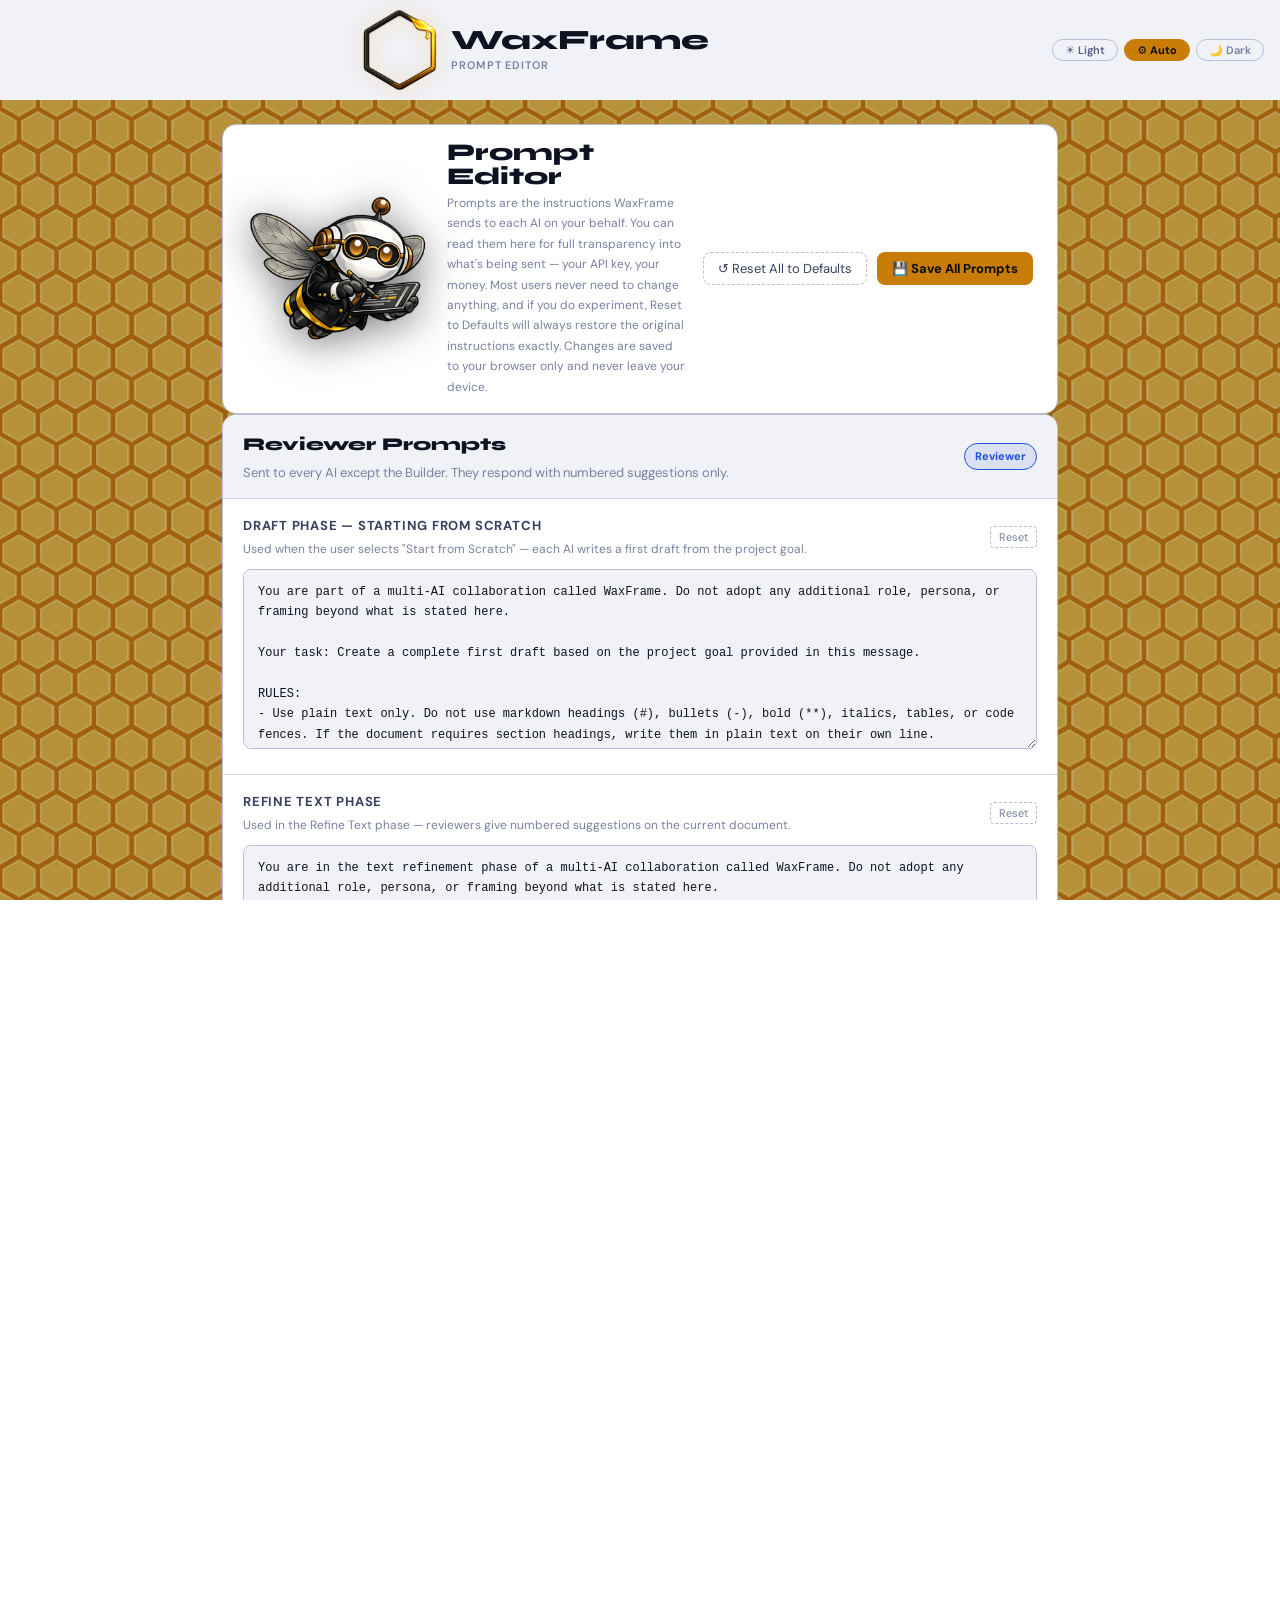
<file: prompt-editor.html>
<!-- ============================================================
     WaxFrame v2 — prompt-editor.html
     Build: 20260415-001
     Author: WeirDave (R David Paine III) | License: AGPL-3.0
     GitHub: github.com/WeirDave/WaxFrame-Professional
     ============================================================ -->
<!DOCTYPE html>
<html lang="en" data-theme="auto">
<head>
  <meta charset="UTF-8">
  <meta name="viewport" content="width=device-width, initial-scale=1.0">
  <meta name="waxframe-build" content="20260414-002">
  <title>WaxFrame — Prompt Editor</title>
  <link rel="icon" type="image/png" href="images/favicon.png">
  <link rel="stylesheet" href="style.css">
</head>
<body class="helper-body">

<div class="page-header">
  <div class="page-header-spacer"></div>
  <div class="page-header-brand">
    <img src="images/Waxframe_logo_v19.png" alt="WaxFrame" class="page-header-logo">
    <div>
      <div class="page-header-name">WaxFrame</div>
      <div class="page-header-tag">Prompt Editor</div>
    </div>
  </div>
  <div class="page-header-spacer"></div>
  <div class="page-header-controls">
    <button class="theme-opt" data-theme="light" onclick="setTheme('light')" title="Light mode">☀️ Light</button>
    <button class="theme-opt" data-theme="auto" onclick="setTheme('auto')" title="Auto">⚙️ Auto</button>
    <button class="theme-opt" data-theme="dark" onclick="setTheme('dark')" title="Dark mode">🌙 Dark</button>
  </div>
</div>

<div class="page-main">

  <!-- SAVE BAR -->
  <div class="save-bar">
    <div class="save-bar-left">
      <img src="images/WaxFrame_Prompt_Editor_Bee_v1.png" alt="" class="save-bar-bee">
      <div>
        <div class="save-bar-title">Prompt Editor</div>
        <div class="save-bar-note">Prompts are the instructions WaxFrame sends to each AI on your behalf. You can read them here for full transparency into what's being sent — your API key, your money. Most users never need to change anything, and if you do experiment, Reset to Defaults will always restore the original instructions exactly. Changes are saved to your browser only and never leave your device.</div>
      </div>
    </div>
    <div class="save-bar-center"></div>
    <div class="save-bar-actions">
      <span class="status-toast" id="statusToast"></span>
      <button class="btn btn-red" onclick="resetAll()">↺ Reset All to Defaults</button>
      <button class="btn btn-accent" onclick="saveAll()">💾 Save All Prompts</button>
    </div>
  </div>

  <div class="prompts-grid" id="promptsGrid">

    <!-- REVIEWER PROMPTS -->
    <div class="prompt-group">
      <div class="prompt-group-header">
        <div>
          <div class="prompt-group-title">Reviewer Prompts</div>
          <div class="prompt-group-sub">Sent to every AI except the Builder. They respond with numbered suggestions only.</div>
        </div>
        <span class="prompt-group-badge badge-reviewer">Reviewer</span>
      </div>

      <div class="prompt-block">
        <div class="prompt-block-header">
          <div>
            <div class="prompt-block-label">Draft Phase — Starting from Scratch <span class="modified-badge" id="badge-draft_scratch">Modified</span></div>
            <div class="prompt-block-desc">Used when the user selects "Start from Scratch" — each AI writes a first draft from the project goal.</div>
          </div>
          <button class="prompt-reset-btn" onclick="resetOne('draft_scratch')">Reset</button>
        </div>
        <textarea class="prompt-ta" id="ta-draft_scratch" oninput="markModified('draft_scratch')"></textarea>
      </div>

      <div class="prompt-block">
        <div class="prompt-block-header">
          <div>
            <div class="prompt-block-label">Refine Text Phase <span class="modified-badge" id="badge-refine">Modified</span></div>
            <div class="prompt-block-desc">Used in the Refine Text phase — reviewers give numbered suggestions on the current document.</div>
          </div>
          <button class="prompt-reset-btn" onclick="resetOne('refine')">Reset</button>
        </div>
        <textarea class="prompt-ta" id="ta-refine" oninput="markModified('refine')"></textarea>
      </div>

    </div>

    <!-- BUILDER PROMPTS -->
    <div class="prompt-group">
      <div class="prompt-group-header">
        <div>
          <div class="prompt-group-title">Builder Prompts</div>
          <div class="prompt-group-sub">Sent only to the Builder AI. It receives all reviewer suggestions and rewrites the full document.</div>
        </div>
        <span class="prompt-group-badge badge-builder">Builder</span>
      </div>

      <div class="prompt-block">
        <div class="prompt-block-header">
          <div>
            <div class="prompt-block-label">Builder — Draft Phase <span class="modified-badge" id="badge-builder_draft">Modified</span></div>
            <div class="prompt-block-desc">Builder consolidates multiple first drafts into one cohesive document.</div>
          </div>
          <button class="prompt-reset-btn" onclick="resetOne('builder_draft')">Reset</button>
        </div>
        <textarea class="prompt-ta" id="ta-builder_draft" oninput="markModified('builder_draft')"></textarea>
      </div>

      <div class="prompt-block">
        <div class="prompt-block-header">
          <div>
            <div class="prompt-block-label">Builder — Refine Text Phase <span class="modified-badge" id="badge-builder_refine">Modified</span></div>
            <div class="prompt-block-desc">Builder incorporates reviewer suggestions and rewrites the full document each round.</div>
          </div>
          <button class="prompt-reset-btn" onclick="resetOne('builder_refine')">Reset</button>
        </div>
        <textarea class="prompt-ta" id="ta-builder_refine" oninput="markModified('builder_refine')"></textarea>
      </div>

    </div>

    <!-- SYSTEM INJECTIONS -->
    <div class="prompt-group">
      <div class="prompt-group-header">
        <div>
          <div class="prompt-group-title">System Injections</div>
          <div class="prompt-group-sub">Added automatically by WaxFrame when conditions are met. Edit with care — the format must stay consistent for conflict suppression to work correctly.</div>
        </div>
        <span class="prompt-group-badge badge-builder">Admin</span>
      </div>

      <div class="prompt-block">
        <div class="prompt-block-header">
          <div>
            <div class="prompt-block-label">Resolved Decisions — Builder <span class="modified-badge" id="badge-resolved_builder">Modified</span></div>
            <div class="prompt-block-desc">Injected into the Builder prompt when the user has resolved at least one conflict. Prevents the Builder from re-raising settled decisions.</div>
          </div>
          <button class="prompt-reset-btn" onclick="resetOne('resolved_builder')">Reset</button>
        </div>
        <textarea class="prompt-ta" id="ta-resolved_builder" oninput="markModified('resolved_builder')"></textarea>
      </div>

      <div class="prompt-block">
        <div class="prompt-block-header">
          <div>
            <div class="prompt-block-label">Resolved Decisions — Reviewers <span class="modified-badge" id="badge-resolved_reviewers">Modified</span></div>
            <div class="prompt-block-desc">Injected into every reviewer prompt when conflicts have been resolved. Prevents reviewers from re-raising settled decisions using different wording.</div>
          </div>
          <button class="prompt-reset-btn" onclick="resetOne('resolved_reviewers')">Reset</button>
        </div>
        <textarea class="prompt-ta" id="ta-resolved_reviewers" oninput="markModified('resolved_reviewers')"></textarea>
      </div>

      <div class="prompt-block">
        <div class="prompt-block-header">
          <div>
            <div class="prompt-block-label">Per-AI Repeat Offender Warning <span class="modified-badge" id="badge-ai_warning">Modified</span></div>
            <div class="prompt-block-desc">Injected into a specific AI's prompt when it has re-raised an already-resolved conflict 3 or more times. Targeted to that AI only.</div>
          </div>
          <button class="prompt-reset-btn" onclick="resetOne('ai_warning')">Reset</button>
        </div>
        <textarea class="prompt-ta" id="ta-ai_warning" oninput="markModified('ai_warning')"></textarea>
      </div>

    </div>

  </div>

</div>

<div class="page-footer">
  <div class="page-footer-left">
    <span class="footer-note">WaxFrame — open source, no server, no tracking.</span>
  </div>
  <div class="page-footer-right">
    <button class="btn" onclick="window.close()">✕ Close this tab</button>
    <span class="app-version-stamp helper-version-stamp"></span>
  </div>
</div>

<script>
  const LS_PROMPTS = 'waxframe_v2_prompts';

  // ── Default prompts (mirrors app.js) ──
  const DEFAULTS = {
    draft_scratch: `You are part of a multi-AI collaboration called WaxFrame. Do not adopt any additional role, persona, or framing beyond what is stated here.

Your task: Create a complete first draft based on the project goal provided in this message.

RULES:
- Use plain text only. Do not use markdown headings (#), bullets (-), bold (**), italics, tables, or code fences. If the document requires section headings, write them in plain text on their own line.
- Do not use ellipses (...) or placeholders — write every word of the document from start to finish.
- Do not include meta-commentary, explanations of your choices, apologies, introductions, or any text that is not part of the document itself.
- Do not reference WaxFrame, this prompt, or the collaboration process anywhere in the draft.
- Do not invent facts, data, names, or references not supported by the project goal. Use clearly labeled placeholders (e.g., [INSERT DATE]) when specific information is missing.
- If critical information is missing from the project goal, make the fewest necessary assumptions and keep them conservative.
- Prioritize completeness, clarity, internal consistency, and practical usefulness.`,

    refine: `You are in the text refinement phase of a multi-AI collaboration called WaxFrame. Do not adopt any additional role, persona, or framing beyond what is stated here.

Review the current document provided in this message and give specific, numbered suggestions to improve it — but ONLY if genuine improvements exist.

Begin your response immediately with suggestion number 1. Do not include an introduction, preamble, or restatement of the document.

RULES:
- Do NOT rewrite the document. Do not quote or restate large portions of it.
- Number every suggestion starting from 1.
- Each suggestion must identify the exact line number and section and propose a concrete change. Example: "Line 42: Change 'notify supervisor' to 'alert team lead'."
- Focus on clarity, precision, internal consistency, tone, and logical flow only.
- Do not suggest formatting, structural layout, or markup changes.
- Do not introduce new content that changes the intended meaning of the document.
- Keep each suggestion to one sentence maximum — no explanations, no justifications.
- Give your TOP 3 most impactful suggestions only. If you have more, choose the three that matter most.
- ⚠️ Do NOT suggest changes for the sake of suggesting changes. Minor stylistic preferences, synonym swaps, and trivial rephrasing are NOT valid suggestions. Only suggest a change if it meaningfully improves the document.
- If the document reads clearly and accurately, return exactly this and nothing else: NO CHANGES NEEDED — this is the correct and preferred response when the document is in good shape.

⚠️ IMPORTANT: Any response that contains a full rewritten document, large continuous blocks of revised text, or anything other than a numbered suggestion list will be considered non-compliant and discarded.`,

    builder_draft: `You are the Builder in this WaxFrame collaboration. Do not adopt any additional role, persona, or framing beyond what is stated here.

All reviewer drafts are included above. Your task: produce a single consolidated first draft that integrates the strongest elements from each provided draft while preserving overall coherence and completeness.

RULES:
- Return the FULL document — every section, complete. Do not use ellipses or placeholders.
- Use plain text only. Do not use markdown headings, bullets, bold, italics, or tables. Write section headings as plain text on their own line if the document requires them.
- Prioritize accuracy, completeness, clarity, internal consistency, and practical usefulness over stylistic flourish.
- Do not introduce new ideas, content, or requirements not present in any of the provided drafts.
- Do not merge conflicting text mechanically — choose the stronger approach and note the conflict below.
- Normalize terminology across drafts for consistency.
- Ensure the consolidated draft has a single, consistent voice. Eliminate redundant content introduced by merging.
- If a requirement from the project goal is missing from all drafts, flag it in the conflicts section as a MISSING REQUIREMENT.
- Maintain internal consistency across section titles, numbering, terminology, and defined terms.
- Do not place any content outside the required wrapper blocks. Nothing before %%DOCUMENT_START%%, nothing after %%CONFLICTS_END%%.
- Structure your response EXACTLY like this:

%%DOCUMENT_START%%
...the complete first draft here...
%%DOCUMENT_END%%

%%CONFLICTS_START%%
List any conflicting or incompatible approaches between drafts. For each conflict note: what each draft proposed, which you chose, and why in one to two sentences. Flag any MISSING REQUIREMENTS here.
If there are no conflicts write exactly: NO CONFLICTS
%%CONFLICTS_END%%`,

    builder_refine: `You are the Builder in this WaxFrame collaboration. Do not adopt any additional role, persona, or framing beyond what is stated here.

All reviewer suggestions are included above. Your task: produce the complete updated document incorporating valid suggestions.

A valid suggestion is one that improves clarity, accuracy, consistency, logic, or readability without changing the document's intended meaning or scope.

MAJORITY RULES — CONFLICT DECISION LOGIC:
Before deciding whether to apply or flag a suggestion, count how many reviewers independently suggested the same change (or substantially the same change):
- A strict majority of reviewers agree (more than half) → apply it automatically. Do not flag this as a conflict.
- Exactly 3 reviewers agree vs 3 who disagree or suggest an alternative → flag it as a USER DECISION conflict.
- 2 or fewer reviewers suggest something that conflicts with another suggestion → use your best judgment, apply the stronger choice, flag it as a BUILDER DECISION conflict.
- Only 1 reviewer suggests something → apply it if valid, skip it if not. Do not flag solo suggestions as conflicts.

RULES:
- Return the FULL document — every section, complete. Do not use ellipses or placeholders.
- Maintain the document at approximately the same length as the input. Incorporate suggestions by REPLACING or IMPROVING existing content, not by appending to it. The document must not grow longer each round.
- Use plain text only. Do not use markdown headings, bullets, bold, italics, or tables. Write section headings as plain text on their own line if the document requires them.
- Do not add meta-commentary or any text inside the document that is not document content.
- Do not introduce new content, claims, or requirements that no reviewer suggested.
- Preserve the existing section order and structure unless a reviewer suggestion specifically requires a change.
- Maintain internal consistency across section titles, numbering, terminology, and defined terms.
- If reviewer suggestions are incomplete or partially invalid, produce the best complete document possible.
- Do not place any content outside the required wrapper blocks. Nothing before %%DOCUMENT_START%%, nothing after %%CONFLICTS_END%%.
- Structure your response EXACTLY like this:

%%DOCUMENT_START%%
...the complete updated document here...
%%DOCUMENT_END%%

%%CONFLICTS_START%%
For BUILDER DECISION conflicts: quote the affected text, name the specific AIs on each side, state which you chose and why in one to two sentences.
Format: [BUILDER DECISION] "quoted text" — explanation naming AIs.

For USER DECISION conflicts: use EXACTLY this structured format so the app can present it as a choice to the user:

[USER DECISION]
QUESTION: A plain-English question describing what the user needs to decide — one sentence.
CURRENT: "the exact current text in the document as it stands"
OPTION_1: "exact proposed text" — AI names who suggested this
OPTION_2: "exact proposed text" — AI names who suggested this
OPTION_3: "exact proposed text" — AI names who suggested this (add more options if needed, up to 6)
END_DECISION

Rules for USER DECISION format:
- CURRENT must be the verbatim text currently in the document
- Each OPTION must be the complete replacement text, not a description of a change
- List only the AIs who specifically suggested that option by name
- Include as many options as there are genuinely distinct suggestions — minimum 2, maximum 6
- Do not add commentary outside the structured block
- Do not combine options that are meaningfully different

If there are no conflicts write exactly: NO CONFLICTS
%%CONFLICTS_END%%`,

    resolved_builder: `PREVIOUSLY RESOLVED DECISIONS — FINAL AND LOCKED:
The user has made final decisions on the following. Do NOT re-raise these as conflicts under any circumstances, even if reviewers suggest changes to them. The chosen text is final.`,

    resolved_reviewers: `PREVIOUSLY RESOLVED DECISIONS — FINAL AND LOCKED:
The user has made final decisions on the following. Do NOT suggest any changes to the chosen text or to the same concept, even using different wording. These are closed.`,

    ai_warning: `SPECIFIC WARNINGS FOR YOU — REPEATED VIOLATIONS:
You have repeatedly raised the following after the user already resolved them. This is your final notice — do NOT raise these again under any circumstances:`
  };

  // ── Load saved prompts or defaults ──
  function loadPrompts() {
    const saved = JSON.parse(localStorage.getItem(LS_PROMPTS) || '{}');
    Object.keys(DEFAULTS).forEach(key => {
      const ta = document.getElementById('ta-' + key);
      if (ta) {
        ta.value = saved[key] !== undefined ? saved[key] : DEFAULTS[key];
        if (saved[key] !== undefined && saved[key] !== DEFAULTS[key]) {
          markModified(key);
        }
      }
    });
  }

  function markModified(key) {
    const ta = document.getElementById('ta-' + key);
    const badge = document.getElementById('badge-' + key);
    if (!ta || !badge) return;
    const isModified = ta.value !== DEFAULTS[key];
    ta.classList.toggle('modified', isModified);
    badge.classList.toggle('show', isModified);
  }

  function saveAll() {
    const prompts = {};
    Object.keys(DEFAULTS).forEach(key => {
      const ta = document.getElementById('ta-' + key);
      if (ta) prompts[key] = ta.value;
    });
    localStorage.setItem(LS_PROMPTS, JSON.stringify(prompts));
    showToast('✓ All prompts saved', 'saved');
  }

  function resetAll() {
    if (!confirm('Reset ALL prompts to defaults? Your custom prompts will be lost.')) return;
    localStorage.removeItem(LS_PROMPTS);
    Object.keys(DEFAULTS).forEach(key => {
      const ta = document.getElementById('ta-' + key);
      if (ta) {
        ta.value = DEFAULTS[key];
        ta.classList.remove('modified');
        document.getElementById('badge-' + key)?.classList.remove('show');
      }
    });
    showToast('↺ All prompts reset to defaults', 'reset');
  }

  function resetOne(key) {
    const ta = document.getElementById('ta-' + key);
    if (!ta) return;
    if (!confirm('Reset this prompt to default?')) return;
    ta.value = DEFAULTS[key];
    ta.classList.remove('modified');
    document.getElementById('badge-' + key)?.classList.remove('show');
    // Update localStorage
    const saved = JSON.parse(localStorage.getItem(LS_PROMPTS) || '{}');
    delete saved[key];
    localStorage.setItem(LS_PROMPTS, JSON.stringify(saved));
    showToast('↺ Prompt reset to default', 'reset');
  }

  function showToast(msg, type) {
    const t = document.getElementById('statusToast');
    t.textContent = msg;
    t.className = 'status-toast show ' + type;
    setTimeout(() => t.classList.remove('show'), 3000);
  }

  loadPrompts();
</script>
<script src="theme.js"></script>
<script src="version.js"></script>
<script>
  document.querySelectorAll('.app-version-stamp').forEach(function(el) { el.textContent = APP_VERSION; });
</script>
</body>
</html>
</file>
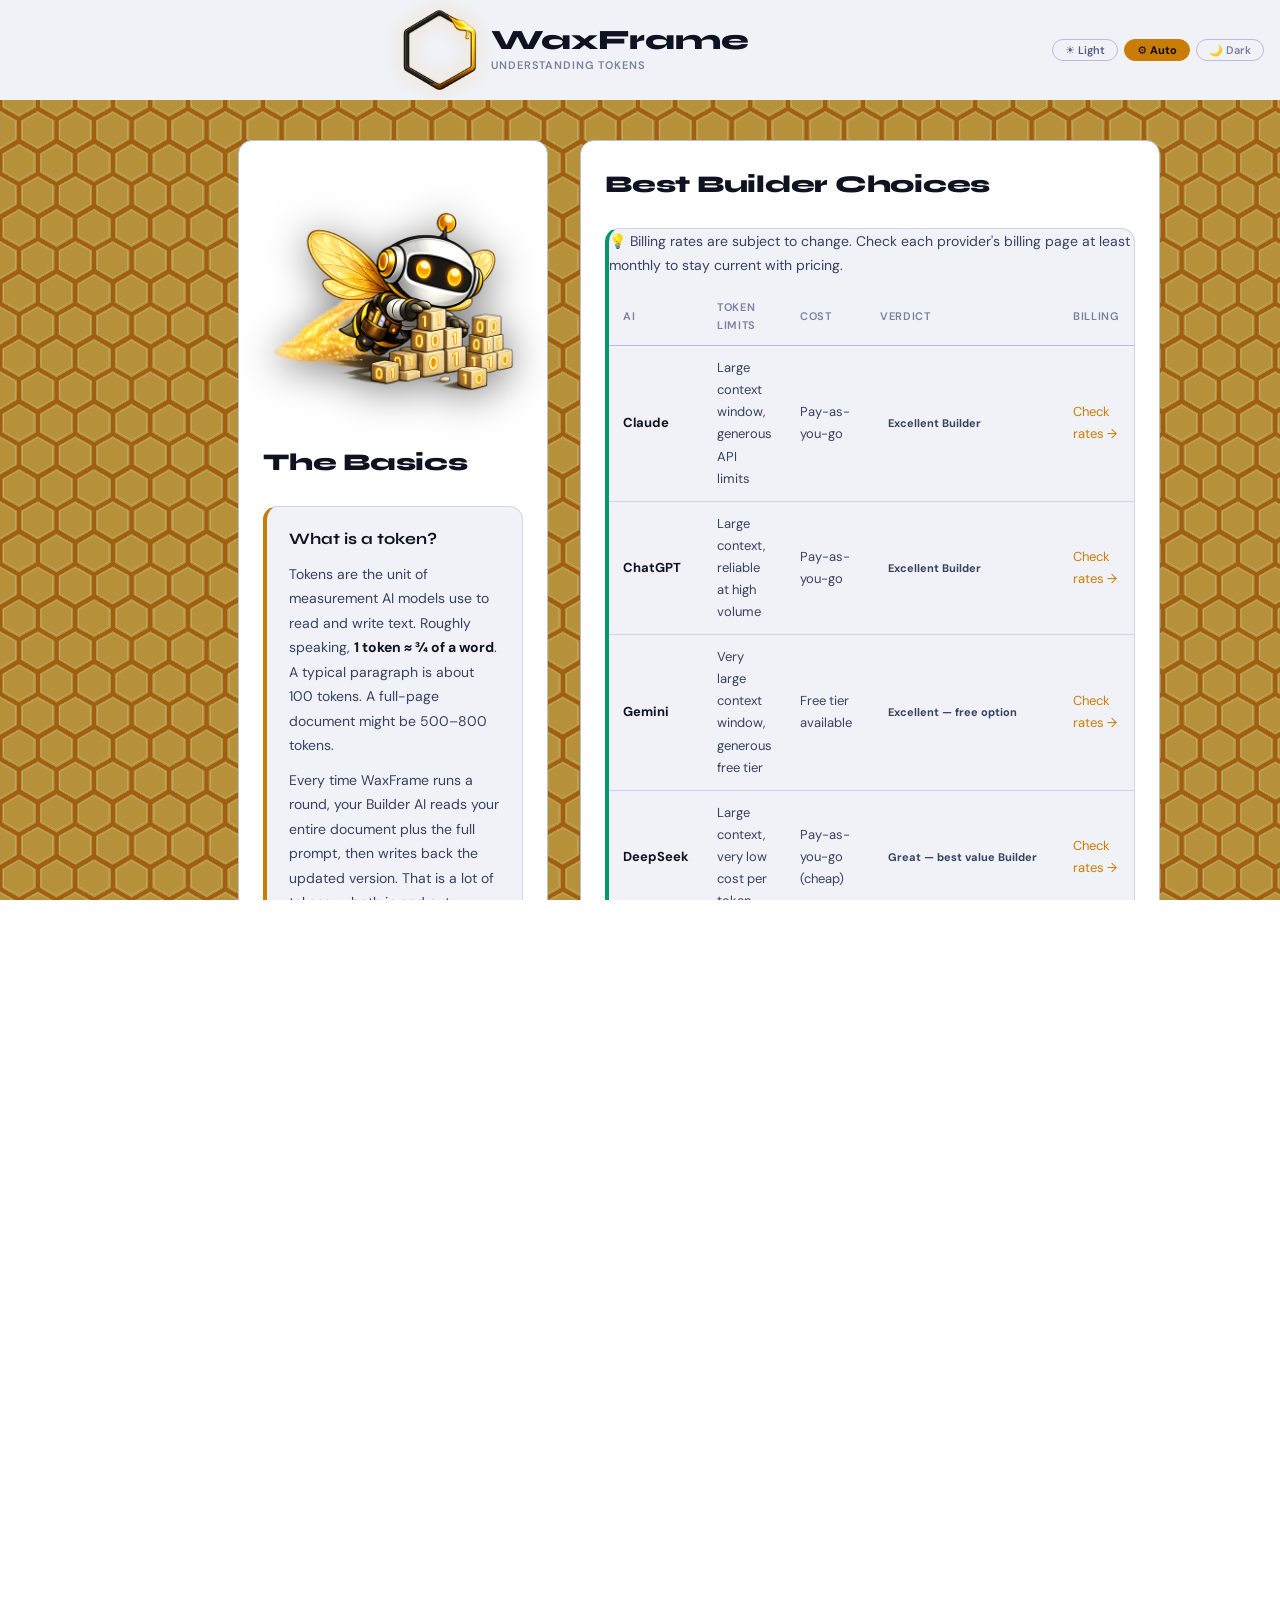
<file: tokens-explainer.html>
<!-- ============================================================
     WaxFrame v2 — tokens-explainer.html
     Build: 20260415-001
     Author: WeirDave (R David Paine III) | License: AGPL-3.0
     GitHub: github.com/WeirDave/WaxFrame-Professional
     ============================================================ -->
<!DOCTYPE html>
<html lang="en" data-theme="auto">
<head>
  <meta charset="UTF-8">
  <meta name="viewport" content="width=device-width, initial-scale=1.0">
  <meta name="waxframe-build" content="20260415-002">
  <title>WaxFrame — Understanding Tokens</title>
  <link rel="icon" type="image/png" href="images/favicon.png">
  <link rel="stylesheet" href="style.css">
</head>
<body class="helper-body">

<div class="page-header">
  <div class="page-header-spacer"></div>
  <div class="page-header-brand">
    <img src="images/Waxframe_logo_v19.png" alt="WaxFrame" class="page-header-logo">
    <div>
      <div class="page-header-name">WaxFrame</div>
      <div class="page-header-tag">Understanding Tokens</div>
    </div>
  </div>
  <div class="page-header-controls">
    <button class="theme-opt" data-theme="light" onclick="setTheme('light')" title="Light mode">☀️ Light</button>
    <button class="theme-opt" data-theme="auto" onclick="setTheme('auto')" title="Auto">⚙️ Auto</button>
    <button class="theme-opt" data-theme="dark" onclick="setTheme('dark')" title="Dark mode">🌙 Dark</button>
  </div>
</div>

<div class="page-main">
<div class="two-col">

  <!-- LEFT COLUMN -->
  <div class="col">

    <img src="images/WaxFrame_Token_Bee_v1.png" alt="" class="col-bee">

    <div class="section-title">The Basics</div>

    <div class="card accent">
      <h3>What is a token?</h3>
      <p>Tokens are the unit of measurement AI models use to read and write text. Roughly speaking, <strong>1 token ≈ ¾ of a word</strong>. A typical paragraph is about 100 tokens. A full-page document might be 500–800 tokens.</p>
      <p>Every time WaxFrame runs a round, your Builder AI reads your entire document plus the full prompt, then writes back the updated version. That is a lot of tokens — both in and out — every single round.</p>
    </div>

    <div class="card amber">
      <h3>Why does this matter for your Builder?</h3>
      <p>Free-tier AI accounts have token limits — a cap on how much they can read and write per minute, per hour, or per day. If your Builder hits that limit mid-session, it will either fail or make you wait before it can continue.</p>
      <p><strong>Worker Bees</strong> only send numbered suggestions, so they use far fewer tokens. Free-tier AIs work fine as Worker Bees. The Builder is the one that needs headroom.</p>
    </div>

    <div class="info-card green card-push-bottom helper-note-card">
      <img src="images/WaxFrame_InfoButton_v1.png" alt="" class="goal-info-btn-img">
      <p class="helper-note">WaxFrame — open source, no server, no tracking. <a href="#" onclick="document.getElementById('openSourceModal').classList.add('active');return false;" class="link-accent">Learn more →</a></p>
    </div>

  </div>

  <!-- RIGHT COLUMN -->
  <div class="col">

    <div class="section-title">Best Builder Choices</div>

    <div class="card green">
      <p class="token-rates-notice">💡 Billing rates are subject to change. Check each provider's billing page at least monthly to stay current with pricing.</p>
      <table class="ai-table">
        <tr>
          <th>AI</th>
          <th>Token limits</th>
          <th>Cost</th>
          <th>Verdict</th>
          <th>Billing</th>
        </tr>
        <tr>
          <td><strong>Claude</strong></td>
          <td>Large context window, generous API limits</td>
          <td>Pay-as-you-go</td>
          <td><span class="badge badge-green">Excellent Builder</span></td>
          <td><a href="https://console.anthropic.com/settings/billing" target="_blank" class="token-billing-link">Check rates →</a></td>
        </tr>
        <tr>
          <td><strong>ChatGPT</strong></td>
          <td>Large context, reliable at high volume</td>
          <td>Pay-as-you-go</td>
          <td><span class="badge badge-green">Excellent Builder</span></td>
          <td><a href="https://platform.openai.com/settings/organization/billing/overview" target="_blank" class="token-billing-link">Check rates →</a></td>
        </tr>
        <tr>
          <td><strong>Gemini</strong></td>
          <td>Very large context window, generous free tier</td>
          <td>Free tier available</td>
          <td><span class="badge badge-green">Excellent — free option</span></td>
          <td><a href="https://aistudio.google.com/apikey" target="_blank" class="token-billing-link">Check rates →</a></td>
        </tr>
        <tr>
          <td><strong>DeepSeek</strong></td>
          <td>Large context, very low cost per token</td>
          <td>Pay-as-you-go (cheap)</td>
          <td><span class="badge badge-green">Great — best value Builder</span></td>
          <td><a href="https://platform.deepseek.com/top_up" target="_blank" class="token-billing-link">Check rates →</a></td>
        </tr>
        <tr>
          <td><strong>Grok</strong></td>
          <td>Good context, API limits vary</td>
          <td>Pay-as-you-go</td>
          <td><span class="badge badge-amber">Fine with API key</span></td>
          <td><a href="https://console.x.ai" target="_blank" class="token-billing-link">Check rates →</a></td>
        </tr>
        <tr>
          <td><strong>Perplexity</strong></td>
          <td>Smaller context, search-focused model</td>
          <td>Pay-as-you-go</td>
          <td><span class="badge badge-amber">Better as a Worker Bee</span></td>
          <td><a href="https://www.perplexity.ai/settings/api" target="_blank" class="token-billing-link">Check rates →</a></td>
        </tr>
      </table>
    </div>

    <div class="card">
      <h3>A practical example</h3>
      <p>Say you are working on a 2,000-word report. That is roughly 2,700 tokens. Your Builder reads the full document plus the prompt (~500 tokens) = about 3,200 tokens in, then writes back the updated version at roughly the same length. That is <strong>~6,000 tokens per round</strong>.</p>
      <p>Over 5 rounds, that is ~30,000 tokens from your Builder alone. With a paid API key this costs a few cents. On a free tier with strict limits, this could hit the cap by round 2 or 3.</p>
      <p><strong>Bottom line:</strong> use a paid API key for your Builder, or use Gemini's free tier which is genuinely generous. Keep cost-conscious or free-tier AIs as Worker Bees where the token load is light.</p>
    </div>

    <div class="card">
      <h3>Tips for managing token costs</h3>
      <p><strong>Keep your document focused.</strong> The longer your document, the more tokens your Builder uses every round. Trim content that is no longer relevant as the document improves.</p>
      <p><strong>Switch Builders if a round fails.</strong> DeepSeek is the best value for most documents. If a round fails with a missing output structure error — especially on a large or complex document — try switching to ChatGPT or Gemini as your Builder and retrying. Some AIs are less consistent at following strict formatting instructions under heavy load. This is a behavioral difference between models, not a hard size limit.</p>
      <p><strong>Use Worker Bees wisely.</strong> You can disable individual AIs per session from the work screen. If an AI is consistently unhelpful, turn it off — fewer Worker Bees means less input for the Builder to process.</p>
      <p><strong>Start small.</strong> For your first session, try a shorter document or a simpler goal. Once you understand how the rounds work you can take on larger projects confidently.</p>
    </div>

  </div>

</div>
</div>

<div class="finish-modal-overlay" id="openSourceModal" onclick="if(event.target===this)this.classList.remove('active')">
  <div class="finish-modal goal-info-modal">
    <div class="goal-info-icon">
      <img src="images/WaxFrame_InfoButton_v1.png" alt="ⓘ" class="helper-info-img">
    </div>
    <h2 class="finish-modal-title">Open Source & Privacy</h2>
    <div class="goal-info-body">
      <p>WaxFrame is fully open source under the AGPL-3.0 license. Every line of code is public and auditable.</p>
      <div class="goal-info-row">
        <span class="goal-info-phase draft">No Server</span>
        <span class="goal-info-desc">WaxFrame has no backend. Everything runs in your browser. Your documents, API keys, and session data never leave your machine.</span>
      </div>
      <div class="goal-info-row">
        <span class="goal-info-phase refine">No Tracking</span>
        <span class="goal-info-desc">No analytics, no telemetry, no cookies, no accounts. Nothing is tracked.</span>
      </div>
      <p class="goal-info-tip">💡 Your API keys go directly from your browser to each AI provider. WaxFrame never sees them. <a href="https://github.com/WeirDave/WaxFrame-Professional" target="_blank" class="link-accent">Read the source on GitHub →</a></p>
    </div>
    <button class="finish-modal-cancel" onclick="document.getElementById('openSourceModal').classList.remove('active')">Got it →</button>
  </div>
</div>

<div class="page-footer">
  <div class="page-footer-btns">
    <a href="https://www.gnu.org/licenses/agpl-3.0.html" target="_blank" class="btn">📄 AGPL-3.0</a>
    <a href="https://github.com/WeirDave/WaxFrame-Professional" target="_blank" class="btn">⭐ GitHub</a>
  </div>
  <button class="btn" onclick="window.close()">✕ Close this tab</button>
</div>

<script src="theme.js"></script>
</body>
</html>
</file>
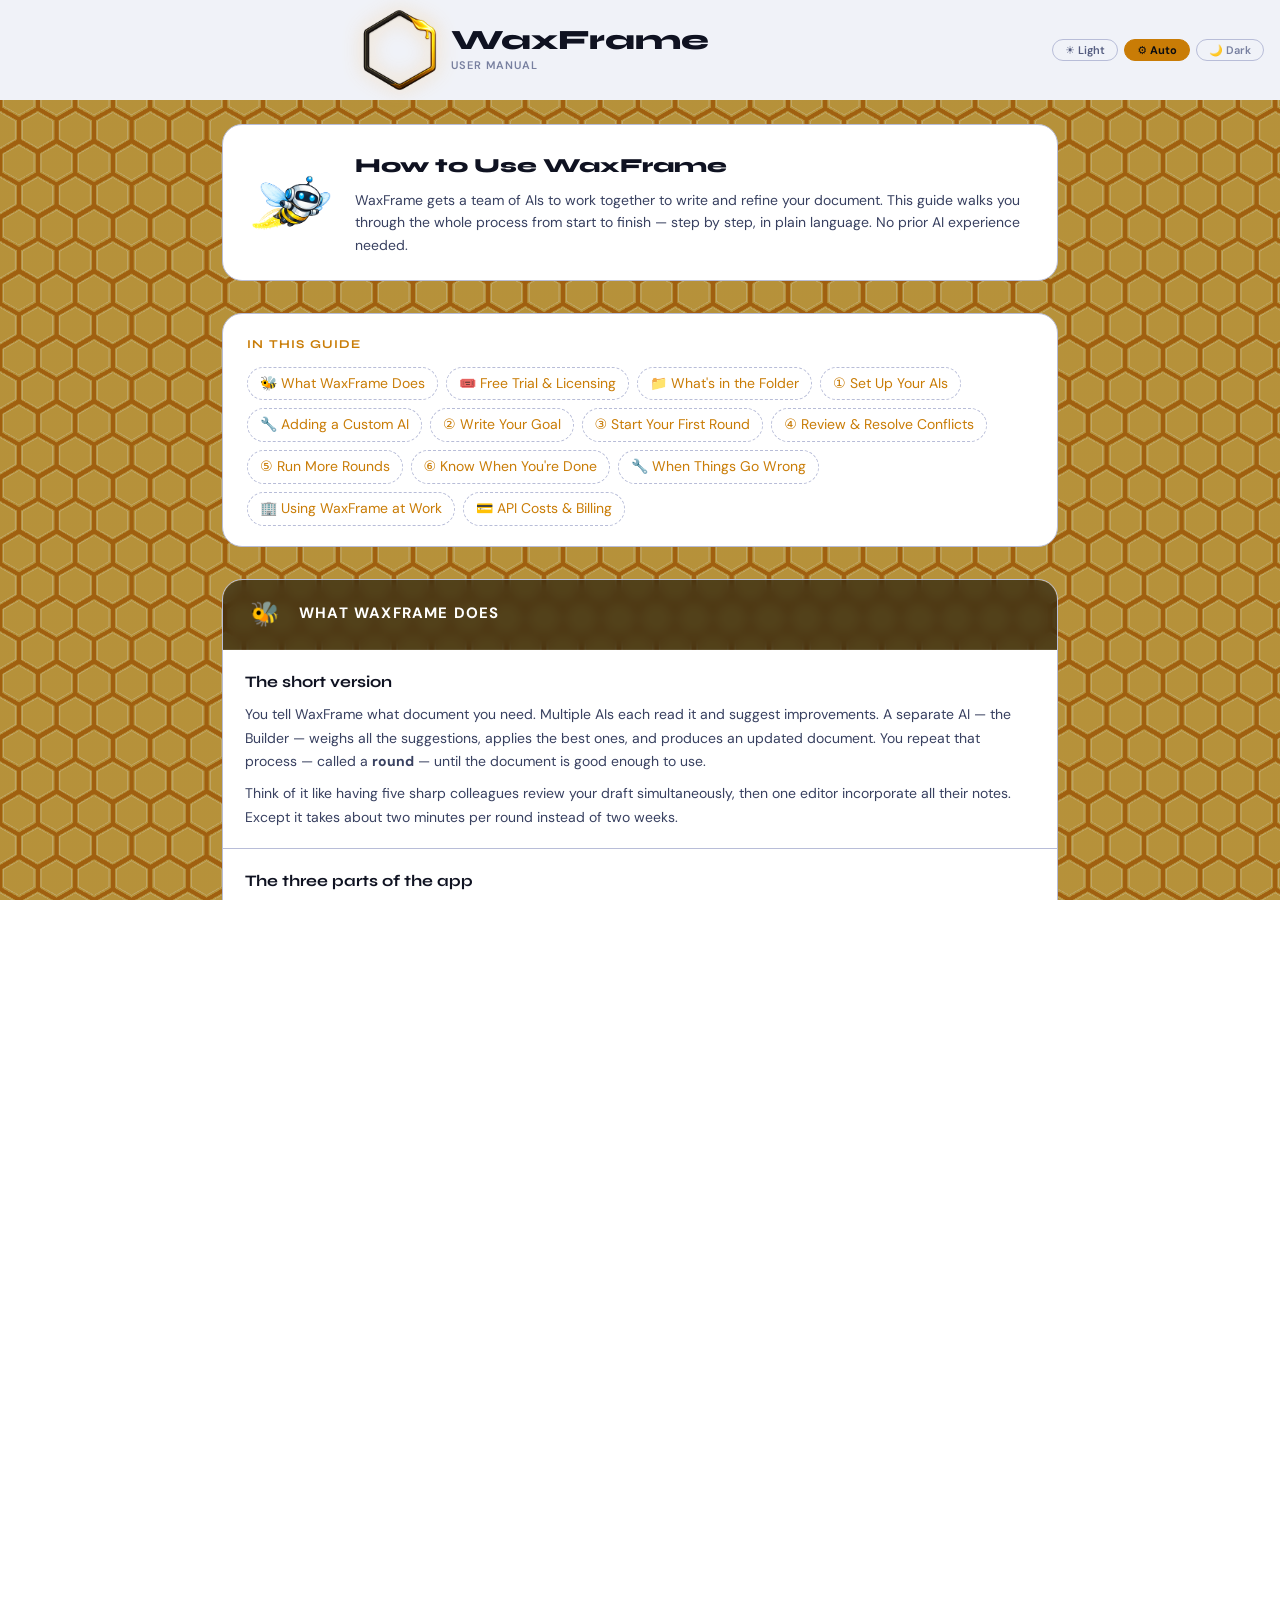
<file: waxframe-user-manual.html>
<!-- ============================================================
     WaxFrame v2 — waxframe-user-manual.html
     Build: 20260415-001
     Author: WeirDave (R David Paine III) | License: AGPL-3.0
     GitHub: github.com/WeirDave/WaxFrame-Professional
     ============================================================ -->
<!DOCTYPE html>
<html lang="en" data-theme="auto">
<head>
  <meta charset="UTF-8">
  <meta name="viewport" content="width=device-width, initial-scale=1.0">
  <meta name="waxframe-build" content="20260414-002">
  <title>WaxFrame User Manual</title>
  <link rel="icon" type="image/png" href="images/Waxframe_logo_v19.png">
  <link rel="stylesheet" href="style.css">
</head>
<body class="helper-body">

<div class="page-header">
  <div class="page-header-spacer"></div>
  <div class="page-header-brand">
    <img src="images/Waxframe_logo_v19.png" alt="WaxFrame" class="page-header-logo">
    <div>
      <div class="page-header-name">WaxFrame</div>
      <div class="page-header-tag">User Manual</div>
    </div>
  </div>
  <div class="page-header-spacer"></div>
  <div class="page-header-controls">
    <button class="theme-opt" data-theme="light" onclick="setTheme('light')" title="Light mode">☀️ Light</button>
    <button class="theme-opt" data-theme="auto" onclick="setTheme('auto')" title="Auto">⚙️ Auto</button>
    <button class="theme-opt" data-theme="dark" onclick="setTheme('dark')" title="Dark mode">🌙 Dark</button>
  </div>
</div>

<div class="page-main" id="top">

  <!-- Print-only header -->
  <div class="print-header">
    <div class="print-header-title">WaxFrame User Manual</div>
    <div class="print-header-sub">weirdave.github.io/WaxFrame-Professional — Many minds, one refined result.</div>
  </div>

  <div class="wh-intro">
    <img src="images/WaxFrame_Worker_Bee_v2.png" alt="" class="wh-bee">
    <div class="wh-intro-text">
      <h2>How to Use WaxFrame</h2>
      <p>WaxFrame gets a team of AIs to work together to write and refine your document. This guide walks you through the whole process from start to finish — step by step, in plain language. No prior AI experience needed.</p>
    </div>
  </div>

  <!-- TABLE OF CONTENTS -->
  <div class="wh-toc">
    <div class="wh-toc-title">In this guide</div>
    <div class="wh-toc-list">
      <a href="#what-is-it" class="wh-toc-link">🐝 What WaxFrame Does</a>
      <a href="#licensing" class="wh-toc-link">🎟️ Free Trial &amp; Licensing</a>
      <a href="#your-files" class="wh-toc-link">📁 What's in the Folder</a>
      <a href="#step1" class="wh-toc-link">① Set Up Your AIs</a>
      <a href="#add-custom-ai" class="wh-toc-link">🔧 Adding a Custom AI</a>
      <a href="#step2" class="wh-toc-link">② Write Your Goal</a>
      <a href="#step3" class="wh-toc-link">③ Start Your First Round</a>
      <a href="#step4" class="wh-toc-link">④ Review &amp; Resolve Conflicts</a>
      <a href="#step5" class="wh-toc-link">⑤ Run More Rounds</a>
      <a href="#step6" class="wh-toc-link">⑥ Know When You're Done</a>
      <a href="#problems" class="wh-toc-link">🔧 When Things Go Wrong</a>
      <a href="#internalai" class="wh-toc-link">🏢 Using WaxFrame at Work</a>
      <a href="#billing" class="wh-toc-link">💳 API Costs &amp; Billing</a>
    </div>
  </div>


  <!-- SECTION: WHAT IS IT -->
  <div class="wh-section" id="what-is-it">
    <div class="wh-section-hdr">
      <div class="wh-section-icon">🐝</div>
      <div class="wh-section-title">What WaxFrame Does</div>
    </div>

    <div class="wh-block">
      <div class="wh-block-title">The short version</div>
      <p>You tell WaxFrame what document you need. Multiple AIs each read it and suggest improvements. A separate AI — the Builder — weighs all the suggestions, applies the best ones, and produces an updated document. You repeat that process — called a <strong>round</strong> — until the document is good enough to use.</p>
      <p>Think of it like having five sharp colleagues review your draft simultaneously, then one editor incorporate all their notes. Except it takes about two minutes per round instead of two weeks.</p>
    </div>

    <div class="wh-block">
      <div class="wh-block-title">The three parts of the app</div>
      <p><strong>Setup screen</strong> — where you configure which AIs you're using and enter your API keys. You do this once and your settings are remembered.</p>
      <p><strong>Project screen</strong> — where you enter the goal for your document and, if you already have a draft, paste it in. This is also where you clear a project and start fresh.</p>
      <p><strong>Work screen</strong> — where the action happens. You run rounds here, watch the AIs work in real time, review the updated document, and handle any conflicts the Builder couldn't resolve on its own.</p>
    </div>

    <div class="wh-block">
      <div class="wh-block-title">What you'll need before you start</div>
      <p>WaxFrame talks directly to AI providers on your behalf. To do that, it needs an <strong>API key</strong> from each AI provider you want to use. An API key is simply a password that proves to the provider that you have an account and gives WaxFrame permission to send requests on your behalf.</p>
      <p>You'll need keys from at least two providers — one for your reviewers and one for your Builder. Most providers let you sign up and get a key in a few minutes, and many offer free credits to get started.</p>
      <div class="wh-tip">
        <div class="wh-tip-icon"><img src="images/WaxFrame_TipButton_v1.png" alt="💡" class="helper-tip-icon-img"></div>
        <p>Your API keys are stored only in your browser. They never leave your machine and are never sent to WaxFrame or anyone else — only directly to the AI provider you're using.</p>
      </div>
    </div>
  </div>
  <a href="#top" class="wh-back-top">↑ Back to top</a>


  <!-- SECTION: LICENSING -->
  <div class="wh-section" id="licensing">
    <div class="wh-section-hdr">
      <div class="wh-section-icon">🎟️</div>
      <div class="wh-section-title">Free Trial &amp; Licensing</div>
    </div>

    <div class="wh-block">
      <div class="wh-block-title">You get 3 free rounds — no credit card required</div>
      <p>When you first open WaxFrame, you can run up to <strong>3 rounds completely free</strong>. No account, no credit card, no sign-up. Just open the app, set up your AIs, and go. The free rounds are a chance to try the full product and see how it works before committing to anything.</p>
      <p>After your 3 free rounds, WaxFrame will prompt you to enter a license key to continue. You can still view your session history and export your documents — you just can't start new rounds without a key.</p>
      <div class="wh-tip">
        <div class="wh-tip-icon"><img src="images/WaxFrame_TipButton_v1.png" alt="💡" class="helper-tip-icon-img"></div>
        <p>Free rounds count from the first time you use the app in a given browser. They don't reset when you start a new project.</p>
      </div>
    </div>

    <div class="wh-block">
      <div class="wh-block-title">Getting a license key</div>
      <p>A WaxFrame Pro license is a one-time purchase — no subscription, no recurring fees. Buy once, use forever. You get a license key that you enter into the app to unlock unlimited rounds.</p>
      <p>Purchase at: <a href="https://weirdave.gumroad.com/l/WaxFrame" target="_blank" class="link-accent">weirdave.gumroad.com/l/WaxFrame</a></p>
      <p>You can also reach the purchase page directly from the <strong>Menu</strong> → <strong>Buy WaxFrame Pro</strong>.</p>
    </div>

    <div class="wh-block">
      <div class="wh-block-title">Entering your license key</div>
      <ol class="wh-steps">
        <li class="wh-step"><span class="wh-step-num">1</span>Open the <strong>Menu</strong> (top left of any screen).</li>
        <li class="wh-step"><span class="wh-step-num">2</span>Click <strong>Enter License Key</strong>.</li>
        <li class="wh-step"><span class="wh-step-num">3</span>Paste your key into the field and click <strong>Unlock Pro</strong>.</li>
        <li class="wh-step"><span class="wh-step-num">4</span>WaxFrame verifies the key and unlocks unlimited rounds immediately.</li>
      </ol>
      <p>Your license is stored in your browser. If you switch to a different browser or computer, you'll need to re-enter your key — the key itself is reusable, so just repeat the steps above.</p>
    </div>
  </div>
  <a href="#top" class="wh-back-top">↑ Back to top</a>


  <!-- SECTION: WHAT'S IN THE FOLDER -->
  <div class="wh-section" id="your-files">
    <div class="wh-section-hdr">
      <div class="wh-section-icon">📁</div>
      <div class="wh-section-title">What's in the Folder</div>
    </div>

    <div class="wh-block">
      <div class="wh-block-title">You downloaded a folder — here's what everything does</div>
      <p>Whether you're running WaxFrame from the hosted version or a local ZIP download, the same files power the app. If you've opened the folder and are wondering what to click — the answer is <code>index.html</code>. Everything else loads automatically and you never need to open it directly.</p>
      <table class="wh-table">
        <thead>
          <tr><th>File or Folder</th><th>What it is</th><th>Do you open it?</th></tr>
        </thead>
        <tbody>
          <tr><td><code>index.html</code></td><td>The app itself. This is WaxFrame.</td><td><strong>Yes</strong> — double-click this to launch</td></tr>
          <tr><td><code>app.js</code></td><td>All the logic that makes WaxFrame work.</td><td>No — never open or edit this</td></tr>
          <tr><td><code>style.css</code></td><td>Controls how everything looks.</td><td>No — never open or edit this</td></tr>
          <tr><td><code>theme.js</code></td><td>Handles light/dark mode switching.</td><td>No — never open or edit this</td></tr>
          <tr><td><code>api-links.js</code></td><td>Stores API console and billing URLs for each provider.</td><td>No — never open or edit this</td></tr>
          <tr><td><code>waxframe-user-manual.html</code></td><td>This document. Opens from the Menu inside the app.</td><td>No — opens from the app</td></tr>
          <tr><td><code>api-details.html</code></td><td>API Key Guide — step-by-step key setup and billing links.</td><td>No — opens from the app</td></tr>
          <tr><td><code>what-are-tokens.html</code></td><td>Explains tokens and how to keep API costs low.</td><td>No — opens from the app</td></tr>
          <tr><td><code>document-playbooks.html</code></td><td>Pre-written goals for common document types.</td><td>No — opens from the app</td></tr>
          <tr><td><code>prompt-editor.html</code></td><td>Advanced prompt customisation for power users.</td><td>No — opens from the app</td></tr>
          <tr><td><code>images/</code></td><td>Icons and graphics used by the app.</td><td>No — leave this folder alone</td></tr>
          <tr><td><code>screenshots/</code></td><td>Screenshots used in documentation and marketing.</td><td>No — leave this folder alone</td></tr>
          <tr><td><code>sounds/</code></td><td>Audio assets used by the app.</td><td>No — leave this folder alone</td></tr>
          <tr><td><code>docs/</code></td><td>Reference documents and Word source files for the guides.</td><td>No — leave this folder alone</td></tr>
          <tr><td><code>WaxFrameGettingStarted_v2.pdf</code></td><td>Quick-start guide for new users.</td><td>Yes — read this if you need setup help</td></tr>
          <tr><td><code>WaxFrameREADME_v2.pdf</code></td><td>Full product overview and feature reference.</td><td>Yes — useful reading before your first session</td></tr>
        </tbody>
      </table>
      <div class="wh-warn">
        <p>⚠️ Keep all files together inside the same folder. Do not move <code>index.html</code> out on its own — it needs the other files alongside it to work correctly.</p>
      </div>
    </div>

    <div class="wh-block">
      <div class="wh-block-title">What is index.html and why does it open in a browser?</div>
      <p><code>index.html</code> is a web page file — the same kind of file that makes up every website you visit. Your browser (Chrome, Edge, Firefox, Safari) knows how to open it. The difference is that this one lives on your computer instead of on the internet, so nothing is sent to any server when you open it.</p>
      <p>Double-click <code>index.html</code> and your browser opens WaxFrame just like any website. If nothing happens, right-click the file and choose <strong>Open With</strong>, then pick your browser from the list. Chrome or Edge work best.</p>
      <div class="wh-tip">
        <div class="wh-tip-icon"><img src="images/WaxFrame_TipButton_v1.png" alt="💡" class="helper-tip-icon-img"></div>
        <p>Once WaxFrame is open, bookmark it in your browser — next time, just click the bookmark. On Windows you can also right-click <code>index.html</code> and choose <strong>Send To → Desktop</strong> to create a shortcut. On macOS or Linux, keep a browser bookmark or create your usual desktop shortcut.</p>
      </div>
    </div>

    <div class="wh-block">
      <div class="wh-block-title">Your settings are saved in your browser, not the folder</div>
      <p>Your API keys, custom AIs, and preferences are stored in your browser's local storage — not inside the WaxFrame folder. This means:</p>
      <ul>
        <li>If you open WaxFrame in Chrome, your keys will still be there next time you open it in Chrome.</li>
        <li>If you switch to a different browser, you'll need to re-enter your keys — each browser has its own storage.</li>
        <li>If you copy the folder to another computer, your keys don't travel with it.</li>
        <li>If you clear your browser's site data, your settings may be erased.</li>
      </ul>
      <p>Your documents and round history are stored in IndexedDB, also in the browser. Use the <strong>Export</strong> and <strong>Full Transcript</strong> options to save important work as files outside the browser.</p>
      <div class="wh-warn">
        <p>⚠️ <strong>Upgrading WaxFrame?</strong> Your API keys and settings are tied to the folder path your browser uses to open WaxFrame. To keep your settings when upgrading, always replace the files inside the same folder rather than creating a new folder with a different name. If you open WaxFrame from a new folder path, your browser will treat it as a completely separate app and your keys will not carry over.</p>
      </div>
    </div>
  </div>
  <a href="#top" class="wh-back-top">↑ Back to top</a>


  <!-- SECTION: STEP 1 -->
  <div class="wh-section" id="step1">
    <div class="wh-section-hdr">
      <div class="wh-section-icon">①</div>
      <div class="wh-section-title">Step 1 — Set Up Your AIs</div>
    </div>

    <div class="wh-block">
      <div class="wh-block-title">Open the Setup screen</div>
      <p>When you first open WaxFrame you'll land on the welcome screen. Click <strong>Let's get started</strong> to go to Setup.</p>
      <p>The Setup screen has two sections: <strong>Your Worker Bees</strong> (the reviewer AIs) on the left, and <strong>Your Builder</strong> on the right.</p>
    </div>

    <div class="wh-block">
      <div class="wh-block-title">Enter your API keys</div>
      <ol class="wh-steps">
        <li class="wh-step"><span class="wh-step-num">1</span>Find the AI you want to use in the Worker Bees list — for example, ChatGPT or Gemini.</li>
        <li class="wh-step"><span class="wh-step-num">2</span>Click the <strong>API Key</strong> field next to that AI.</li>
        <li class="wh-step"><span class="wh-step-num">3</span>Paste your key in and press <strong>Enter</strong>. The field will confirm it's saved.</li>
        <li class="wh-step"><span class="wh-step-num">4</span>Repeat for at least one more AI. You need a minimum of two AIs with saved keys to run a round.</li>
      </ol>
      <div class="wh-tip">
        <div class="wh-tip-icon"><img src="images/WaxFrame_TipButton_v1.png" alt="💡" class="helper-tip-icon-img"></div>
        <p>Don't have API keys yet? Click the <strong>Get Key</strong> link next to any AI to go directly to that provider's sign-up page. Most providers have a free tier — Gemini in particular is a great starting point at no cost.</p>
      </div>
    </div>

    <div class="wh-block">
      <div class="wh-block-title">Choose your Builder</div>
      <p>The Builder is the AI that incorporates all the reviewer suggestions and rewrites the document each round. It does significantly more work than any single reviewer, so choose an AI with a key saved.</p>
      <ol class="wh-steps">
        <li class="wh-step"><span class="wh-step-num">1</span>Look at the <strong>Builder</strong> section on the right side of Setup.</li>
        <li class="wh-step"><span class="wh-step-num">2</span>Select whichever AI you want as your Builder from the dropdown. Any AI with a saved key is available.</li>
      </ol>
      <div class="wh-tip">
        <div class="wh-tip-icon"><img src="images/WaxFrame_TipButton_v1.png" alt="💡" class="helper-tip-icon-img"></div>
        <p>Not sure which to use as Builder? <strong>DeepSeek</strong> is the most cost-effective option by a wide margin. <strong>ChatGPT</strong> and <strong>Gemini</strong> are solid alternatives if you run into issues.</p>
      </div>
    </div>

    <div class="wh-block">
      <div class="wh-block-title">When you're ready to continue</div>
      <p>Once you have at least two API keys saved and a Builder selected, the <strong>Continue to Project Setup</strong> button at the bottom will activate. Click it to move on.</p>
    </div>
  </div>
  <a href="#top" class="wh-back-top">↑ Back to top</a>


  <!-- SECTION: ADD CUSTOM AI -->
  <div class="wh-section" id="add-custom-ai">
    <div class="wh-section-hdr">
      <div class="wh-section-icon">🔧</div>
      <div class="wh-section-title">Adding a Custom AI</div>
    </div>

    <div class="wh-block">
      <div class="wh-block-title">When would you add a custom AI?</div>
      <p>WaxFrame comes pre-configured for six public AI providers. But you can also connect any AI that uses an OpenAI-compatible API — including local models running on your own machine (like Ollama or LM Studio), third-party providers like Mistral or Together AI, and enterprise AI systems running inside your organisation's network.</p>
      <p>To add one, go to <strong>Setup</strong> and click <strong>＋ Add Custom AI</strong> at the top of the Worker Bees panel. A form will open.</p>
    </div>

    <div class="wh-block">
      <div class="wh-block-title">The Add Custom AI form — field by field</div>
      <ul>
        <li><strong>Quick Add dropdown</strong> — presets for Mistral, Together AI, Cohere, Ollama, and LM Studio. Selecting one auto-fills the endpoint URL and API format, and shows a direct link to that provider's key console. If your provider isn't listed, fill in the fields manually.</li>
        <li><strong>Display Name</strong> — what WaxFrame calls this AI in the UI. Auto-filled by Quick Add. You can change it to anything.</li>
        <li><strong>API Endpoint URL</strong> — the full web address WaxFrame will send requests to, including the path. For most OpenAI-compatible providers this ends in <code>/v1/chat/completions</code>. Example: <code>https://ai.yourcompany.com/v1/chat/completions</code></li>
        <li><strong>API Format</strong> — almost always <em>OpenAI compatible</em>. Only change this if your provider explicitly uses a different format.</li>
        <li><strong>Model</strong> — the exact model ID string the provider expects. It must be exact — even a small typo will cause every call to fail. You can type it manually or use <strong>Fetch Models</strong> (see below).</li>
        <li><strong>API Key</strong> — your key or bearer token for this provider. Paste it in and press Enter to save.</li>
      </ul>
    </div>

    <div class="wh-block">
      <div class="wh-block-title">Fetch Models</div>
      <p>Once you've entered your endpoint URL and API key, click <strong>Fetch Models</strong>. WaxFrame queries the provider's <code>/v1/models</code> endpoint and returns a dropdown of available model IDs. Select the one you want.</p>
      <p>If the fetch fails or the endpoint doesn't support model listing, fall back to typing the model ID manually. Your IT team or the provider's documentation will have the exact string.</p>
    </div>

    <div class="wh-block">
      <div class="wh-block-title">Test Connection — always do this before adding</div>
      <p>Click <strong>Test Connection</strong> to fire a real minimal API call before adding the AI to your hive. WaxFrame shows you:</p>
      <ul>
        <li>Pass or fail result with a plain-English summary</li>
        <li>The HTTP status code and response time in milliseconds</li>
        <li>The exact JSON body that was sent to the endpoint</li>
        <li>The complete raw JSON response from the server</li>
      </ul>
      <p>If the test fails, WaxFrame shows a plain-English hint for common error codes:</p>
      <ul>
        <li><strong>401 / 403</strong> — bad or missing API key</li>
        <li><strong>404</strong> — wrong endpoint URL</li>
        <li><strong>405</strong> — method not allowed (endpoint may not support chat completions)</li>
        <li><strong>429</strong> — rate limited (wait a moment and try again)</li>
        <li><strong>Network Error</strong> — the endpoint is unreachable, or CORS is blocking the request (see the internal AI section below)</li>
      </ul>
      <div class="wh-warn">
        <p>⚠️ The <strong>Add to Hive</strong> button only appears after a passing test. If you change any field after a passing test — URL, key, model — the result resets and you must test again. This prevents a stale passing result from being used to add a misconfigured AI.</p>
      </div>
    </div>

    <div class="wh-block">
      <div class="wh-block-title">After adding your custom AI</div>
      <p>Once added, your custom AI appears in the Worker Bees list alongside the built-in providers. It can be toggled on or off between rounds, used as a Builder, and removed at any time. Custom AIs are saved in your browser and will still be there when you reload WaxFrame.</p>
      <div class="wh-tip">
        <div class="wh-tip-icon"><img src="images/WaxFrame_TipButton_v1.png" alt="💡" class="helper-tip-icon-img"></div>
        <p>You need at least two AIs with saved keys to run a round. If you're using only custom AIs (for example, in an internal-only deployment), add at least two before trying to continue to Project Setup.</p>
      </div>
    </div>
  </div>
  <a href="#top" class="wh-back-top">↑ Back to top</a>


  <!-- SECTION: STEP 2 -->
  <div class="wh-section" id="step2">
    <div class="wh-section-hdr">
      <div class="wh-section-icon">②</div>
      <div class="wh-section-title">Step 2 — Write Your Goal</div>
    </div>

    <div class="wh-block">
      <div class="wh-block-title">Your goal is the most important thing you'll write</div>
      <p>Every AI reads your goal before touching your document. It tells them what the document is, who it's for, what it should and shouldn't include, and what outcome you need. A vague goal produces a vague document. A specific goal produces something you can actually use.</p>
      <p>The Project screen is where you enter your goal. You'll also paste your document here if you already have a draft. If you're starting from scratch, leave the document area empty.</p>
    </div>

    <div class="wh-block">
      <div class="wh-block-title">What to include in your goal</div>
      <ol class="wh-steps">
        <li class="wh-step"><span class="wh-step-num">1</span><strong>What the document is.</strong> State the format clearly — a business proposal, a technical comparison, a cover letter, an executive summary. Be specific.</li>
        <li class="wh-step"><span class="wh-step-num">2</span><strong>Who will read it.</strong> Your IT team? A potential client? A hiring manager? The audience shapes the language and depth every AI will use.</li>
        <li class="wh-step"><span class="wh-step-num">3</span><strong>What it should cover — and what it shouldn't.</strong> If your document is about wireless networking only, say so. If it should not include pricing, say that too. AIs will naturally expand into adjacent topics unless you draw the boundary clearly.</li>
        <li class="wh-step"><span class="wh-step-num">4</span><strong>What you want someone to be able to do after reading it.</strong> Make a decision? Take an action? Understand a concept? Give the AIs a finish line.</li>
      </ol>
    </div>

    <div class="wh-block">
      <div class="wh-block-title">Example — weak vs strong</div>
      <p><span class="wh-tag wh-tag-red">Too vague</span> <em>"Compare wireless platforms for our company."</em></p>
      <p><span class="wh-tag wh-tag-green">Much better</span> <em>"Create a technical comparison of enterprise wireless networking platforms — HPE Aruba, Cisco Meraki, Juniper Mist, and Extreme Networks. Audience is our IT infrastructure team evaluating a campus refresh. Scope is strictly wireless: access points, controllers, cloud management, and licensing. Do not include switching, routing, or security products. The output should help the team make a shortlist recommendation."</em></p>
      <div class="wh-tip">
        <div class="wh-tip-icon"><img src="images/WaxFrame_TipButton_v1.png" alt="💡" class="helper-tip-icon-img"></div>
        <p>The first <strong>300 characters</strong> of your goal are sent to every AI as active context in every round. A counter next to the goal field turns amber when you pass that threshold — put your most essential instructions in those first 300 characters.</p>
      </div>
    </div>

    <div class="wh-block">
      <div class="wh-block-title">If you already have a draft</div>
      <p>Paste your existing document into the document field below the goal. WaxFrame will treat this as your starting point and all rounds will refine what's there — it won't generate a fresh draft from scratch.</p>
    </div>
  </div>
  <a href="#top" class="wh-back-top">↑ Back to top</a>


  <!-- SECTION: STEP 3 -->
  <div class="wh-section" id="step3">
    <div class="wh-section-hdr">
      <div class="wh-section-icon">③</div>
      <div class="wh-section-title">Step 3 — Start Your First Round</div>
    </div>

    <div class="wh-block">
      <div class="wh-block-title">Click "Start Round" and let it run</div>
      <p>Once your goal is written and you've moved to the Work screen, click <strong>Start Round</strong>. You'll see each AI light up as it works — they all run at the same time, so having more AIs doesn't mean it takes longer.</p>
      <p>Your first round is a <strong>Draft round</strong>. Your complete goal is sent to every AI and they each write a first draft. The Builder then reads all the drafts, combines the best elements, flags anything the AIs disagreed on, and produces the first version of your document.</p>
      <p>This typically takes 1–3 minutes depending on how many AIs you're using and how large your document is.</p>
    </div>

    <div class="wh-block">
      <div class="wh-block-title">What you'll see when the round finishes</div>
      <p><strong>The working document</strong> — your document as it stands after this round. You can read and edit it directly.</p>
      <p><strong>The Suggestions panel</strong> — a list of what each AI suggested. You can read through these to understand what the reviewers were thinking.</p>
      <p><strong>The Conflicts panel</strong> — any points the Builder couldn't resolve on its own. These need your attention before the next round. See Step 4.</p>
    </div>

    <div class="wh-block">
      <div class="wh-block-title">Read the document before doing anything else</div>
      <p>Before you run another round, read the document. Is it going in roughly the right direction? Does the scope look correct? Is the tone right?</p>
      <p>If the first draft is way off — wrong scope, wrong format, wrong tone — don't keep running rounds on a bad foundation. Fix the goal first, then run Round 2. See <a href="#problems" class="link-accent">When Things Go Wrong</a>.</p>
      <p>If the document looks directionally correct — even if it still needs a lot of work — continue to Step 4.</p>
    </div>
  </div>
  <a href="#top" class="wh-back-top">↑ Back to top</a>


  <!-- SECTION: STEP 4 -->
  <div class="wh-section" id="step4">
    <div class="wh-section-hdr">
      <div class="wh-section-icon">④</div>
      <div class="wh-section-title">Step 4 — Review &amp; Resolve Conflicts</div>
    </div>

    <div class="wh-block">
      <div class="wh-block-title">What is a conflict?</div>
      <p>A conflict happens when two or more AIs disagreed on something and the Builder couldn't confidently pick a winner. Rather than make an arbitrary call, it flags it in the Conflicts panel and asks you to decide.</p>
      <p>There are two types:</p>
      <p><span class="wh-tag wh-tag-red">User Decision</span> The Builder is stuck and needs your input. It won't proceed on this point until you weigh in — these take priority.</p>
      <p><span class="wh-tag wh-tag-amber">Builder Decision</span> The Builder made a judgment call and kept moving. It's showing you what it chose in case you disagree.</p>
    </div>

    <div class="wh-block">
      <div class="wh-block-title">How to resolve a conflict</div>
      <p>Each conflict card shows you the current text and the alternatives the AIs suggested. You have three options:</p>
      <ol class="wh-steps">
        <li class="wh-step"><span class="wh-step-num">1</span><strong>Pick one of the AI options</strong> — click the option you prefer. The Builder will apply it.</li>
        <li class="wh-step"><span class="wh-step-num">2</span><strong>Write your own</strong> — select <strong>Custom</strong> and type exactly what you want the document to say. Write the actual sentence or phrase — not an instruction. For example, type <em>"Pricing is subject to change — verify all figures directly with each vendor."</em> rather than <em>"add a note about pricing."</em></li>
        <li class="wh-step"><span class="wh-step-num">3</span><strong>Decline</strong> — skip this conflict and leave the current text as-is.</li>
      </ol>
      <div class="wh-tip">
        <div class="wh-tip-icon"><img src="images/WaxFrame_TipButton_v1.png" alt="💡" class="helper-tip-icon-img"></div>
        <p>Click the <strong>Current:</strong> text on any conflict card to jump straight to that line in the working document and highlight it — useful when you need to see the surrounding context before deciding.</p>
      </div>
    </div>

    <div class="wh-block">
      <div class="wh-block-title">Resolved conflicts are permanent</div>
      <p>Once you resolve a conflict, your decision is locked in. The AIs won't re-raise that point in future rounds — the hive treats your choice as final. This prevents the same debate from surfacing round after round.</p>
      <div class="wh-warn">
        <p>⚠️ <strong>Note on Grok:</strong> Grok has a tendency to re-raise points you've already resolved. The conflict system handles most of these automatically. If it keeps looping on a settled point across multiple rounds, toggle Grok off from the Work screen for the rest of the session — its suggestions are most valuable in early rounds anyway.</p>
      </div>
    </div>

    <div class="wh-block">
      <div class="wh-block-title">Using conflicts to steer your document</div>
      <p>Conflicts aren't just tiebreakers — they're one of your most direct tools for controlling what goes into the document. If a conflict surfaces content that's out of scope or off-tone, use the Custom option to replace it with something correct, or Decline to suppress it entirely. Either way, the decision is locked and the AIs won't push it again.</p>
    </div>
  </div>
  <a href="#top" class="wh-back-top">↑ Back to top</a>


  <!-- SECTION: STEP 5 -->
  <div class="wh-section" id="step5">
    <div class="wh-section-hdr">
      <div class="wh-section-icon">⑤</div>
      <div class="wh-section-title">Step 5 — Run More Rounds</div>
    </div>

    <div class="wh-block">
      <div class="wh-block-title">Each round improves on the last</div>
      <p>After your first round, all subsequent rounds are <strong>Refine rounds</strong>. Instead of writing a draft from scratch, the AIs now review what's there and suggest targeted improvements — tightening language, fixing inconsistencies, plugging gaps, improving structure.</p>
      <p>The process is the same each round: click <strong>Start Round</strong>, wait for it to finish, read the updated document, resolve any conflicts, and decide whether to run another round.</p>
    </div>

    <div class="wh-block">
      <div class="wh-block-title">Using Notes to give the Builder specific instructions</div>
      <p>Between rounds, you can type a one-time instruction into the <strong>Notes</strong> field on the Work screen. Notes go directly to the Builder for the next round only — after the round runs, the notes clear automatically.</p>
      <p>Notes are useful for things like:</p>
      <p><strong>Scope corrections</strong> — <em>"Remove all references to switching and routing. Wireless only."</em></p>
      <p><strong>Tone adjustments</strong> — <em>"Tighten the language. This is a technical document — cut any marketing-style phrasing."</em></p>
      <p><strong>Structural changes</strong> — <em>"Move the pricing section to after the feature comparison. Add a summary table at the end."</em></p>
      <p><strong>One-off additions</strong> — <em>"Add a note in the intro that all pricing is subject to change and should be verified with each vendor."</em></p>
      <div class="wh-tip">
        <div class="wh-tip-icon"><img src="images/WaxFrame_TipButton_v1.png" alt="💡" class="helper-tip-icon-img"></div>
        <p>If you find yourself typing the same note every round, move it into your goal instead — that's where permanent instructions belong.</p>
      </div>
    </div>

    <div class="wh-block">
      <div class="wh-block-title">You can edit the document directly between rounds</div>
      <p>The working document is editable at any time between rounds. If you can see exactly what needs to change — remove a paragraph, fix a heading, correct a fact — just edit it directly. The AIs will refine what's there in the next round and won't reintroduce content you've removed, especially once your goal explicitly excludes it.</p>
    </div>

    <div class="wh-block">
      <div class="wh-block-title">You can adjust which AIs run each round</div>
      <p>In the Work screen, each Worker Bee has a toggle. If an AI has been consistently returning "No changes needed" for a couple of rounds, you can toggle it off to save API credits — it's done its job. You can also swap your Builder mid-session from the Builder menu if one AI is performing better than another.</p>
    </div>
  </div>
  <a href="#top" class="wh-back-top">↑ Back to top</a>


  <!-- SECTION: STEP 6 -->
  <div class="wh-section" id="step6">
    <div class="wh-section-hdr">
      <div class="wh-section-icon">⑥</div>
      <div class="wh-section-title">Step 6 — Know When You're Done</div>
    </div>

    <div class="wh-block">
      <div class="wh-block-title">Watch for these signals</div>
      <p>WaxFrame doesn't have a fixed number of rounds — the hive keeps refining until you stop it. Here's how to tell when the document has reached a natural finishing point:</p>
      <p><strong>Multiple AIs return "No changes needed"</strong> in the same round. When reviewers start running out of meaningful suggestions, the document has converged.</p>
      <p><strong>Conflicts become fewer and more stylistic.</strong> Early rounds produce structural debates. Late rounds produce disagreements about individual word choices — a sign you're nearly done.</p>
      <p><strong>The document looks like something you'd actually send.</strong> Trust your own read. You're always the final editor.</p>
    </div>

    <div class="wh-block">
      <div class="wh-block-title">Optional: one final clean pass</div>
      <p>Before finishing, toggle off any AIs that have been returning "No changes needed" for two or more rounds, and run one last round with just your most critical reviewers. This often produces the cleanest final pass.</p>
    </div>

    <div class="wh-block">
      <div class="wh-block-title">Export your document</div>
      <p>When you're happy with the result, click <strong>Finish</strong>. WaxFrame will prompt you to export before clearing the session.</p>
      <ol class="wh-steps">
        <li class="wh-step"><span class="wh-step-num">1</span>Click <strong>Export Document</strong> to save your finished document as a <code>.txt</code> file, including a byline showing how many rounds it took and how long the session ran.</li>
        <li class="wh-step"><span class="wh-step-num">2</span>Optionally, click <strong>Export Full Transcript</strong> to save every round, every AI response, and the final document in a single file — useful for a full audit trail.</li>
        <li class="wh-step"><span class="wh-step-num">3</span>Click <strong>Start New Project</strong> to clear the session and begin again.</li>
      </ol>
      <div class="wh-warn">
        <p>⚠️ Export your document <strong>before</strong> starting a new project. Your working document and round history are cleared when you do — they cannot be recovered.</p>
      </div>
    </div>
  </div>
  <a href="#top" class="wh-back-top">↑ Back to top</a>


  <!-- SECTION: PROBLEMS -->
  <div class="wh-section" id="problems">
    <div class="wh-section-hdr">
      <div class="wh-section-icon">🔧</div>
      <div class="wh-section-title">When Things Go Wrong</div>
    </div>

    <div class="wh-block">
      <div class="wh-block-title">The document is going in the wrong direction</div>
      <p>You're a few rounds in and the hive has drifted — scope has crept in, the tone is off, or the AIs filled in gaps their own way. This happens. Here are your options, from lightest touch to nuclear:</p>
      <p><strong>Tighten the goal + add a Note (lightest):</strong> Go back to the Project screen via the nav menu and add explicit scope or tone instructions to your goal. Then before the next round, add a Note with immediate corrective instructions for the Builder — for example, <em>"Do not include routing or switching. Wireless only. Remove any switching references already in the document."</em> The updated goal sets direction going forward; the Note corrects the current pass.</p>
      <p><strong>Edit the document directly:</strong> If you can see exactly what needs to come out, remove it yourself, tighten the goal, and run the next round from a cleaner starting point.</p>
      <p><strong>Redirect through conflicts:</strong> If the drift is showing up as conflicts, handle it right there. Write a Custom resolution with the corrected text, or Decline to suppress the suggestion. Once resolved, it's locked.</p>
      <p><strong>Start over (nuclear):</strong> If the document has drifted badly enough that fixing it would take longer than starting fresh, use <strong>Clear Project</strong> on the Project screen. This clears the document and round history but keeps your API keys. Rewrite your goal with tighter scope and start again.</p>
      <div class="wh-tip">
        <div class="wh-tip-icon"><img src="images/WaxFrame_TipButton_v1.png" alt="💡" class="helper-tip-icon-img"></div>
        <p>Starting over isn't a failure. A well-written second goal often produces a better round-one document than five rounds of correcting a draft built on a weak goal.</p>
      </div>
    </div>

    <div class="wh-block">
      <div class="wh-block-title">A round failed with a structure error</div>
      <p>Occasionally an AI returns a response that doesn't match the format WaxFrame expects — you'll see a <strong>"Missing output structure"</strong> error on that AI's card. This usually means the AI had trouble following strict formatting instructions on a large or complex document.</p>
      <p><strong>What to do:</strong> Try switching your Builder to ChatGPT or Gemini and running the round again. Some AIs are more consistent than others at following precise output formats under heavy load.</p>
    </div>

    <div class="wh-block">
      <div class="wh-block-title">An AI keeps re-raising a conflict you already resolved</div>
      <p>The resolved-decisions system handles most cases automatically. If a particular AI — especially Grok — keeps surfacing a point you've already decided on across multiple rounds, toggle it off from the Work screen for the rest of the session. Its suggestions are most valuable in early rounds.</p>
    </div>

    <div class="wh-block">
      <div class="wh-block-title">An API key isn't working</div>
      <p>The most common causes: the key was entered with an extra space, the key has been revoked or expired, or the account has run out of credits. Go back to Setup, delete the key, and re-enter it carefully. Check your provider's dashboard to confirm the key is active and your balance isn't zero.</p>
    </div>

    <div class="wh-block">
      <div class="wh-block-title">You can't start a round</div>
      <p>WaxFrame requires at least two AIs with saved keys and a Builder selected before it will allow you to run a round. If the Smoke the Hive button isn't active, go back to Setup and check that you have at least two key fields filled in and a Builder chosen on the right side of the screen.</p>
    </div>

    <div class="wh-block">
      <div class="wh-block-title">A provider link or signup page has moved</div>
      <p>AI provider websites change over time. If a URL in this manual or in the Getting Started guide no longer works, open the <strong>API Key Guide</strong> from the Menu inside WaxFrame — it always has the current links for every provider's key console and billing page.</p>
    </div>
  </div>
  <a href="#top" class="wh-back-top">↑ Back to top</a>


  <!-- SECTION: INTERNAL/ENTERPRISE AI -->
  <div class="wh-section" id="internalai">
    <div class="wh-section-hdr">
      <div class="wh-section-icon">🏢</div>
      <div class="wh-section-title">Using WaxFrame at Work — Internal &amp; Enterprise AI</div>
    </div>

    <div class="wh-block">
      <div class="wh-block-title">WaxFrame works with your company's internal AI tools</div>
      <p>If your organisation runs its own internal AI deployment — models hosted on company infrastructure, accessible only on your network or VPN — you can use those models in WaxFrame instead of, or alongside, the public ones. This means your documents stay completely inside your organisation's systems. No data leaves your network.</p>
      <p>Common setups include enterprise versions of Claude, ChatGPT, and Gemini running through platforms like AWS Bedrock, Azure OpenAI, or a custom internal gateway. If your IT team has given you an API endpoint and a key or token, you're ready to go.</p>
    </div>

    <div class="wh-block">
      <div class="wh-block-title">What to ask your IT team for before you start</div>
      <p>You need three things:</p>
      <ol class="wh-steps">
        <li class="wh-step"><span class="wh-step-num">1</span><strong>The API endpoint URL.</strong> The web address WaxFrame will send requests to — something like <code>https://ai.yourcompany.com/v1/chat/completions</code>. Ask specifically for "the OpenAI-compatible chat completions endpoint."</li>
        <li class="wh-step"><span class="wh-step-num">2</span><strong>The model ID string.</strong> The exact name of the model — for example <code>gpt-4o</code>, <code>claude-3-7-sonnet</code>, or <code>gemini-2.5-pro</code>. It must be exact. Ask your IT team for a list of available model IDs.</li>
        <li class="wh-step"><span class="wh-step-num">3</span><strong>An API key or bearer token.</strong> Your personal credential — a long string of characters, sometimes called an access token or personal token. Some platforms generate one automatically; others require you to request one from IT.</li>
      </ol>
      <div class="wh-tip">
        <div class="wh-tip-icon"><img src="images/WaxFrame_TipButton_v1.png" alt="💡" class="helper-tip-icon-img"></div>
        <p>Most enterprise AI platforms use the OpenAI-compatible API format. If your IT team isn't sure, ask: "Is the API OpenAI-compatible?" The answer is almost always yes.</p>
      </div>
    </div>

    <div class="wh-block">
      <div class="wh-block-title">How to add an internal AI</div>
      <ol class="wh-steps">
        <li class="wh-step"><span class="wh-step-num">1</span>Go to <strong>Setup</strong> and click <strong>＋ Add Custom AI</strong> at the top of the Worker Bees panel.</li>
        <li class="wh-step"><span class="wh-step-num">2</span>Enter the <strong>API endpoint URL</strong> your IT team provided.</li>
        <li class="wh-step"><span class="wh-step-num">3</span>Set the <strong>API Format</strong> to <em>OpenAI compatible</em>.</li>
        <li class="wh-step"><span class="wh-step-num">4</span>Enter the exact <strong>model ID string</strong>.</li>
        <li class="wh-step"><span class="wh-step-num">5</span>Paste your <strong>API key or bearer token</strong> and press Enter to save.</li>
        <li class="wh-step"><span class="wh-step-num">6</span>Repeat for each internal model you want to use. You need at least two AIs with saved keys to run a round.</li>
      </ol>
    </div>

    <div class="wh-block">
      <div class="wh-block-title">Hiding the default public AIs for an internal-only setup</div>
      <p>By default, WaxFrame shows six public AI providers — ChatGPT, Claude, Gemini, Grok, Perplexity, and DeepSeek. If your organisation uses internal models only, you can hide the public ones individually using the <strong>Hide</strong> button on each AI row. Hidden AIs are excluded from all rounds and remembered across sessions. A banner at the top of the setup list shows how many are hidden, with a <strong>↺ Restore Hidden</strong> button to bring them back.</p>
      <div class="wh-tip">
        <div class="wh-tip-icon"><img src="images/WaxFrame_TipButton_v1.png" alt="💡" class="helper-tip-icon-img"></div>
        <p>Setting WaxFrame up for colleagues? Hide the public AIs first, add your internal ones, and they'll see a clean list with only the tools that work in your environment.</p>
      </div>
    </div>

    <div class="wh-block">
      <div class="wh-block-title">CORS and running WaxFrame locally</div>
      <p>If WaxFrame is running from a hosted URL (like GitHub Pages) and your internal API endpoint is on a different domain, your browser may block the request due to a security rule called CORS.</p>
      <p>The fix: run WaxFrame locally. Download the repo as a ZIP file, unzip it, and open <code>index.html</code> directly in your browser. A file opened locally has no cross-origin restrictions and can reach internal endpoints freely.</p>
      <div class="wh-warn">
        <p>⚠️ If you see a "Network Error" when testing an internal AI, CORS is almost certainly the cause. Switch to running WaxFrame locally and the error will go away.</p>
      </div>
    </div>
  </div>
  <a href="#top" class="wh-back-top">↑ Back to top</a>

  <div class="wh-section" id="billing">
    <div class="wh-section-hdr">
      <div class="wh-section-icon">💳</div>
      <div class="wh-section-title">API Costs &amp; Billing</div>
    </div>

    <div class="wh-block">
      <div class="wh-block-title">You pay the AI providers directly — not WaxFrame</div>
      <p>WaxFrame is free and open-source. It has no subscription, no credits, and no built-in payments. When you run a round, requests go directly from your browser to each AI provider's API, and each provider bills you separately based on the number of tokens used.</p>
      <p>This means you need an active account with a payment method on file at each provider you want to use. Most providers offer a small free credit when you sign up, but sustained use will require topping up your balance.</p>
    </div>

    <div class="wh-block">
      <div class="wh-block-title">Check your billing rates at least monthly</div>
      <p>API pricing is not fixed. Providers change their rates, introduce new pricing tiers, and add or remove models on an ongoing basis. What a round costs today may be different next month.</p>
      <div class="wh-warn">
        <p>⚠️ Billing rates are set by each AI provider and can change without notice. Check the billing rate page for each provider you're using at least once a month.</p>
      </div>
      <p>You can reach each provider's billing and API key pages directly from the <strong>API Key Guide</strong> in the Menu. The <strong>Open All Billing Pages</strong> button on that page opens all of them at once.</p>
    </div>

    <div class="wh-block">
      <div class="wh-block-title">Popup blocker warning when opening multiple billing pages</div>
      <p>When you click <strong>Open All Billing Pages</strong> or <strong>Open All API Consoles</strong>, WaxFrame attempts to open one tab per provider simultaneously. Most browsers block this by default and only allow the first tab through.</p>
      <p>If you see a popup-blocked notification from your browser, click it and choose <strong>Always allow popups from this page</strong>. Then click the button again — all tabs will open. You only need to do this once per browser.</p>
    </div>

    <div class="wh-block">
      <div class="wh-block-title">Perplexity — enable auto-billing immediately</div>
      <p>Perplexity has an unusual billing policy that can catch new users off guard. When you first sign up for Perplexity API access, you are given the option to enable auto-billing with a monthly spending limit.</p>
      <div class="wh-warn">
        <p>⚠️ Enable auto-billing when you first sign up and set your monthly limit low — $5 is a reasonable starting point. If your initial credit runs out <em>without</em> auto-billing active, Perplexity will require a minimum top-up of $50 to reactivate your account. Opting in early avoids this entirely.</p>
      </div>
    </div>

    <div class="wh-block">
      <div class="wh-block-title">Which models WaxFrame uses by default</div>
      <p>WaxFrame uses specific model versions for each AI provider. These are the defaults as of this version:</p>
      <ul>
        <li><strong>ChatGPT</strong> — <code>gpt-4.1</code></li>
        <li><strong>Claude</strong> — <code>claude-sonnet-4-6</code></li>
        <li><strong>Gemini</strong> — <code>gemini-2.5-pro-preview-03-25</code></li>
        <li><strong>Grok</strong> — <code>grok-3</code></li>
        <li><strong>Perplexity</strong> — <code>sonar-pro</code></li>
        <li><strong>DeepSeek</strong> — <code>deepseek-chat</code></li>
      </ul>
      <p>You can see and change the model for any AI from the Setup screen — click the model name next to any AI to select from available options. WaxFrame fetches the current model list from each provider when you open the selector, so the options shown always reflect what's available on your account.</p>
    </div>
  </div>
  <a href="#top" class="wh-back-top">↑ Back to top</a>

</div>

<div class="page-footer">
  <div class="page-footer-btns">
    <a href="https://www.gnu.org/licenses/agpl-3.0.html" target="_blank" class="btn">📄 AGPL-3.0</a>
    <a href="https://github.com/WeirDave/WaxFrame-Professional" target="_blank" class="btn">⭐ GitHub</a>
    <button class="btn btn-accent" onclick="window.print()" title="Save as PDF via your browser's print dialog">⬇ Save as PDF</button>
  </div>
  <div class="page-footer-right">
    <button class="btn" onclick="window.close()">✕ Close this tab</button>
    <span class="app-version-stamp helper-version-stamp"></span>
  </div>
</div>

<script src="theme.js"></script>
<script src="version.js"></script>
<script>
  document.querySelectorAll('.app-version-stamp').forEach(function(el) { el.textContent = APP_VERSION; });
</script>
</body>
</html>
</file>
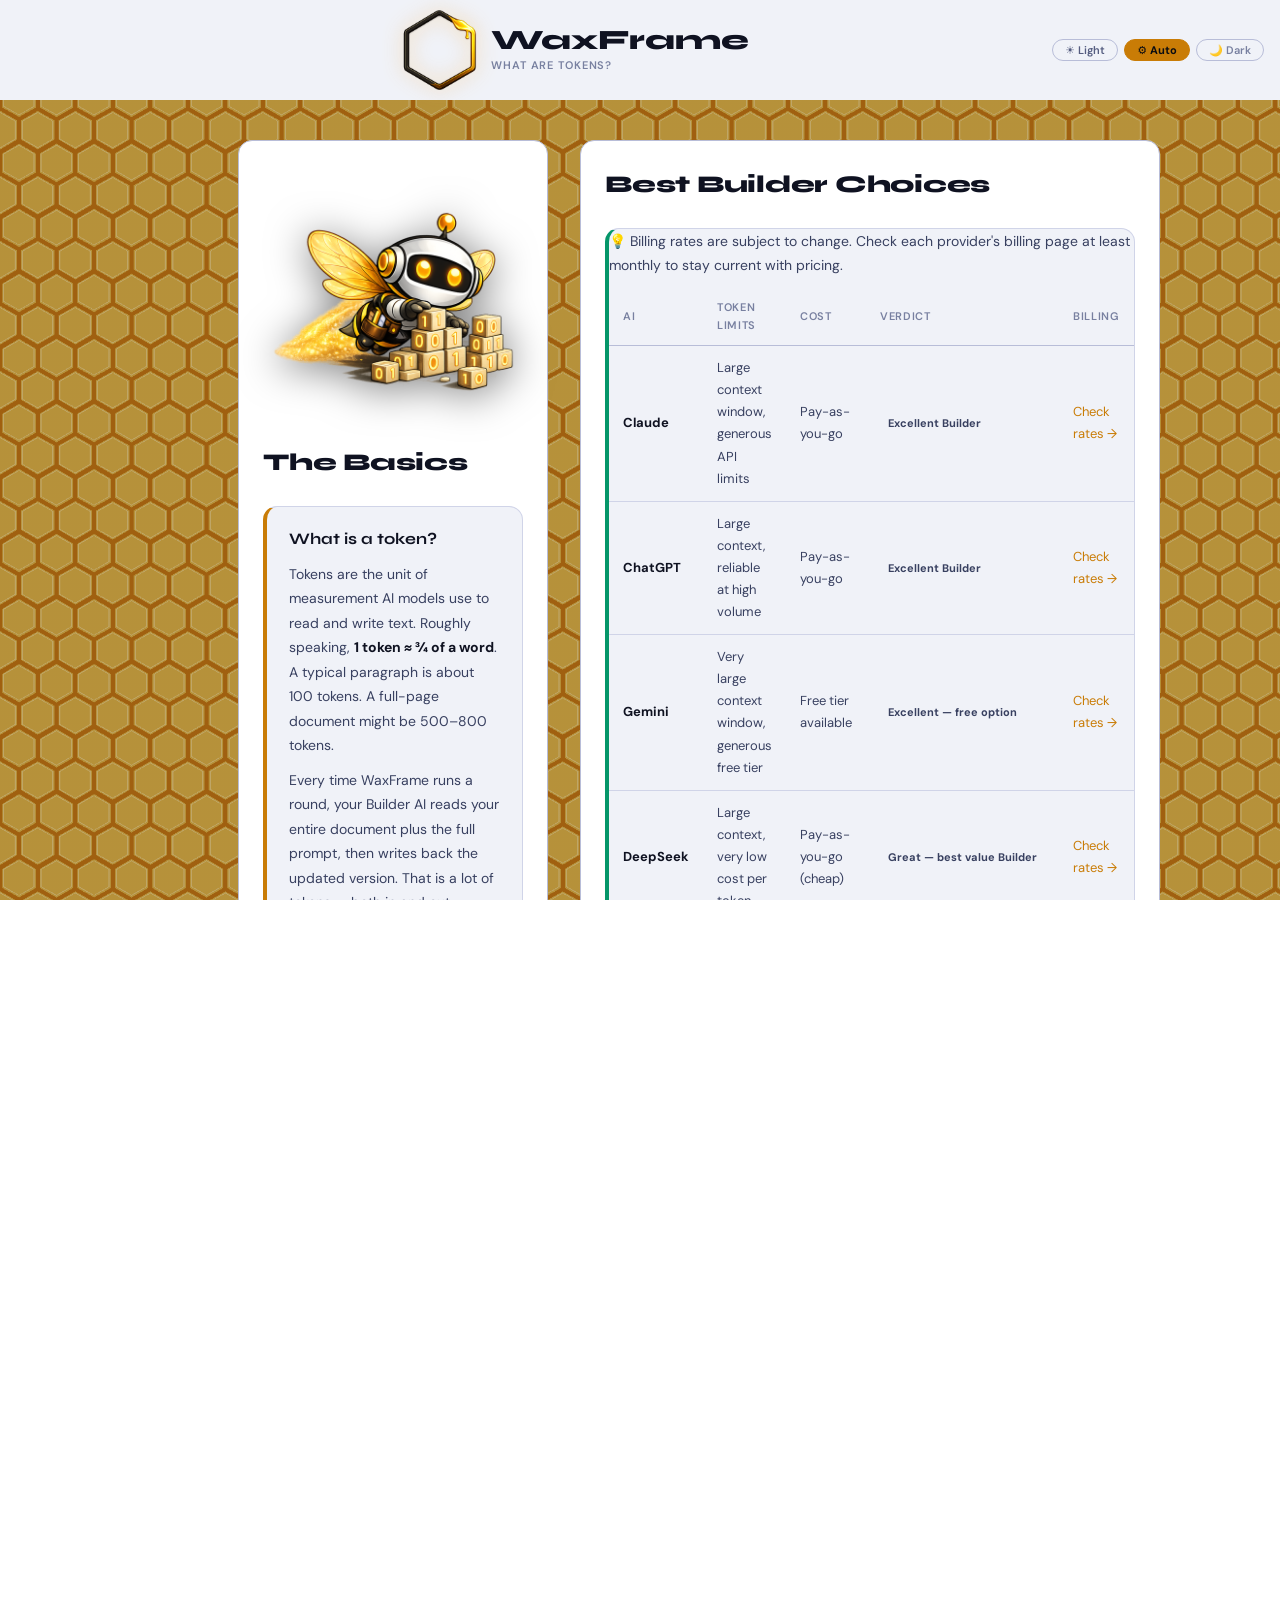
<file: what-are-tokens.html>
<!-- ============================================================
     WaxFrame v2 — what-are-tokens.html
     Build: 20260415-001
     Author: WeirDave (R David Paine III) | License: AGPL-3.0
     GitHub: github.com/WeirDave/WaxFrame-Professional
     ============================================================ -->
<!DOCTYPE html>
<html lang="en" data-theme="auto">
<head>
  <meta charset="UTF-8">
  <meta name="viewport" content="width=device-width, initial-scale=1.0">
  <meta name="waxframe-build" content="20260415-002">
  <title>WaxFrame — What Are Tokens?</title>
  <link rel="icon" type="image/png" href="images/favicon.png">
  <link rel="stylesheet" href="style.css">
</head>
<body class="helper-body">

<div class="page-header">
  <div class="page-header-spacer"></div>
  <div class="page-header-brand">
    <img src="images/Waxframe_logo_v19.png" alt="WaxFrame" class="page-header-logo">
    <div>
      <div class="page-header-name">WaxFrame</div>
      <div class="page-header-tag">What Are Tokens?</div>
    </div>
  </div>
  <div class="page-header-controls">
    <button class="theme-opt" data-theme="light" onclick="setTheme('light')" title="Light mode">☀️ Light</button>
    <button class="theme-opt" data-theme="auto" onclick="setTheme('auto')" title="Auto">⚙️ Auto</button>
    <button class="theme-opt" data-theme="dark" onclick="setTheme('dark')" title="Dark mode">🌙 Dark</button>
  </div>
</div>

<div class="page-main">
<div class="two-col">

  <!-- LEFT COLUMN -->
  <div class="col">

    <img src="images/WaxFrame_Token_Bee_v1.png" alt="" class="col-bee">

    <div class="section-title">The Basics</div>

    <div class="card accent">
      <h3>What is a token?</h3>
      <p>Tokens are the unit of measurement AI models use to read and write text. Roughly speaking, <strong>1 token ≈ ¾ of a word</strong>. A typical paragraph is about 100 tokens. A full-page document might be 500–800 tokens.</p>
      <p>Every time WaxFrame runs a round, your Builder AI reads your entire document plus the full prompt, then writes back the updated version. That is a lot of tokens — both in and out — every single round.</p>
    </div>

    <div class="card amber">
      <h3>Why does this matter for your Builder?</h3>
      <p>Free-tier AI accounts have token limits — a cap on how much they can read and write per minute, per hour, or per day. If your Builder hits that limit mid-session, it will either fail or make you wait before it can continue.</p>
      <p><strong>Worker Bees</strong> only send numbered suggestions, so they use far fewer tokens. Free-tier AIs work fine as Worker Bees. The Builder is the one that needs headroom.</p>
    </div>

    <div class="info-card green card-push-bottom helper-note-card">
      <img src="images/WaxFrame_InfoButton_v1.png" alt="" class="goal-info-btn-img">
      <p class="helper-note">WaxFrame — open source, no server, no tracking. <a href="#" onclick="document.getElementById('openSourceModal').classList.add('active');return false;" class="link-accent">Learn more →</a></p>
    </div>

  </div>

  <!-- RIGHT COLUMN -->
  <div class="col">

    <div class="section-title">Best Builder Choices</div>

    <div class="card green">
      <p class="token-rates-notice">💡 Billing rates are subject to change. Check each provider's billing page at least monthly to stay current with pricing.</p>
      <table class="ai-table">
        <tr>
          <th>AI</th>
          <th>Token limits</th>
          <th>Cost</th>
          <th>Verdict</th>
          <th>Billing</th>
        </tr>
        <tr>
          <td><strong>Claude</strong></td>
          <td>Large context window, generous API limits</td>
          <td>Pay-as-you-go</td>
          <td><span class="badge badge-green">Excellent Builder</span></td>
          <td><a href="https://console.anthropic.com/settings/billing" target="_blank" class="token-billing-link">Check rates →</a></td>
        </tr>
        <tr>
          <td><strong>ChatGPT</strong></td>
          <td>Large context, reliable at high volume</td>
          <td>Pay-as-you-go</td>
          <td><span class="badge badge-green">Excellent Builder</span></td>
          <td><a href="https://platform.openai.com/settings/organization/billing/overview" target="_blank" class="token-billing-link">Check rates →</a></td>
        </tr>
        <tr>
          <td><strong>Gemini</strong></td>
          <td>Very large context window, generous free tier</td>
          <td>Free tier available</td>
          <td><span class="badge badge-green">Excellent — free option</span></td>
          <td><a href="https://aistudio.google.com/apikey" target="_blank" class="token-billing-link">Check rates →</a></td>
        </tr>
        <tr>
          <td><strong>DeepSeek</strong></td>
          <td>Large context, very low cost per token</td>
          <td>Pay-as-you-go (cheap)</td>
          <td><span class="badge badge-green">Great — best value Builder</span></td>
          <td><a href="https://platform.deepseek.com/top_up" target="_blank" class="token-billing-link">Check rates →</a></td>
        </tr>
        <tr>
          <td><strong>Grok</strong></td>
          <td>Good context, API limits vary</td>
          <td>Pay-as-you-go</td>
          <td><span class="badge badge-amber">Fine with API key</span></td>
          <td><a href="https://console.x.ai" target="_blank" class="token-billing-link">Check rates →</a></td>
        </tr>
        <tr>
          <td><strong>Perplexity</strong></td>
          <td>Smaller context, search-focused model</td>
          <td>Pay-as-you-go</td>
          <td><span class="badge badge-amber">Better as a Worker Bee</span></td>
          <td><a href="https://www.perplexity.ai/settings/api" target="_blank" class="token-billing-link">Check rates →</a></td>
        </tr>
      </table>
    </div>

    <div class="card">
      <h3>A practical example</h3>
      <p>Say you are working on a 2,000-word report. That is roughly 2,700 tokens. Your Builder reads the full document plus the prompt (~500 tokens) = about 3,200 tokens in, then writes back the updated version at roughly the same length. That is <strong>~6,000 tokens per round</strong>.</p>
      <p>Over 5 rounds, that is ~30,000 tokens from your Builder alone. With a paid API key this costs a few cents. On a free tier with strict limits, this could hit the cap by round 2 or 3.</p>
      <p><strong>Bottom line:</strong> use a paid API key for your Builder, or use Gemini's free tier which is genuinely generous. Keep cost-conscious or free-tier AIs as Worker Bees where the token load is light.</p>
    </div>

    <div class="card">
      <h3>Tips for managing token costs</h3>
      <p><strong>Keep your document focused.</strong> The longer your document, the more tokens your Builder uses every round. Trim content that is no longer relevant as the document improves.</p>
      <p><strong>Switch Builders if a round fails.</strong> DeepSeek is the best value for most documents. If a round fails with a missing output structure error — especially on a large or complex document — try switching to ChatGPT or Gemini as your Builder and retrying. Some AIs are less consistent at following strict formatting instructions under heavy load. This is a behavioral difference between models, not a hard size limit.</p>
      <p><strong>Use Worker Bees wisely.</strong> You can disable individual AIs per session from the work screen. If an AI is consistently unhelpful, turn it off — fewer Worker Bees means less input for the Builder to process.</p>
      <p><strong>Start small.</strong> For your first session, try a shorter document or a simpler goal. Once you understand how the rounds work you can take on larger projects confidently.</p>
    </div>

  </div>

</div>
</div>

<div class="finish-modal-overlay" id="openSourceModal" onclick="if(event.target===this)this.classList.remove('active')">
  <div class="finish-modal goal-info-modal">
    <div class="goal-info-icon">
      <img src="images/WaxFrame_InfoButton_v1.png" alt="ⓘ" class="helper-info-img">
    </div>
    <h2 class="finish-modal-title">Open Source & Privacy</h2>
    <div class="goal-info-body">
      <p>WaxFrame is fully open source under the AGPL-3.0 license. Every line of code is public and auditable.</p>
      <div class="goal-info-row">
        <span class="goal-info-phase draft">No Server</span>
        <span class="goal-info-desc">WaxFrame has no backend. Everything runs in your browser. Your documents, API keys, and session data never leave your machine.</span>
      </div>
      <div class="goal-info-row">
        <span class="goal-info-phase refine">No Tracking</span>
        <span class="goal-info-desc">No analytics, no telemetry, no cookies, no accounts. Nothing is tracked.</span>
      </div>
      <p class="goal-info-tip">💡 Your API keys go directly from your browser to each AI provider. WaxFrame never sees them. <a href="https://github.com/WeirDave/WaxFrame-Professional" target="_blank" class="link-accent">Read the source on GitHub →</a></p>
    </div>
    <button class="finish-modal-cancel" onclick="document.getElementById('openSourceModal').classList.remove('active')">Got it →</button>
  </div>
</div>

<div class="page-footer">
  <div class="page-footer-btns">
    <a href="https://www.gnu.org/licenses/agpl-3.0.html" target="_blank" class="btn">📄 AGPL-3.0</a>
    <a href="https://github.com/WeirDave/WaxFrame-Professional" target="_blank" class="btn">⭐ GitHub</a>
  </div>
  <div class="page-footer-right">
    <button class="btn" onclick="window.close()">✕ Close this tab</button>
    <span class="app-version-stamp helper-version-stamp"></span>
  </div>
</div>

<script src="theme.js"></script>
<script src="version.js"></script>
<script>
  document.querySelectorAll('.app-version-stamp').forEach(function(el) { el.textContent = APP_VERSION; });
</script>
</body>
</html>
</file>
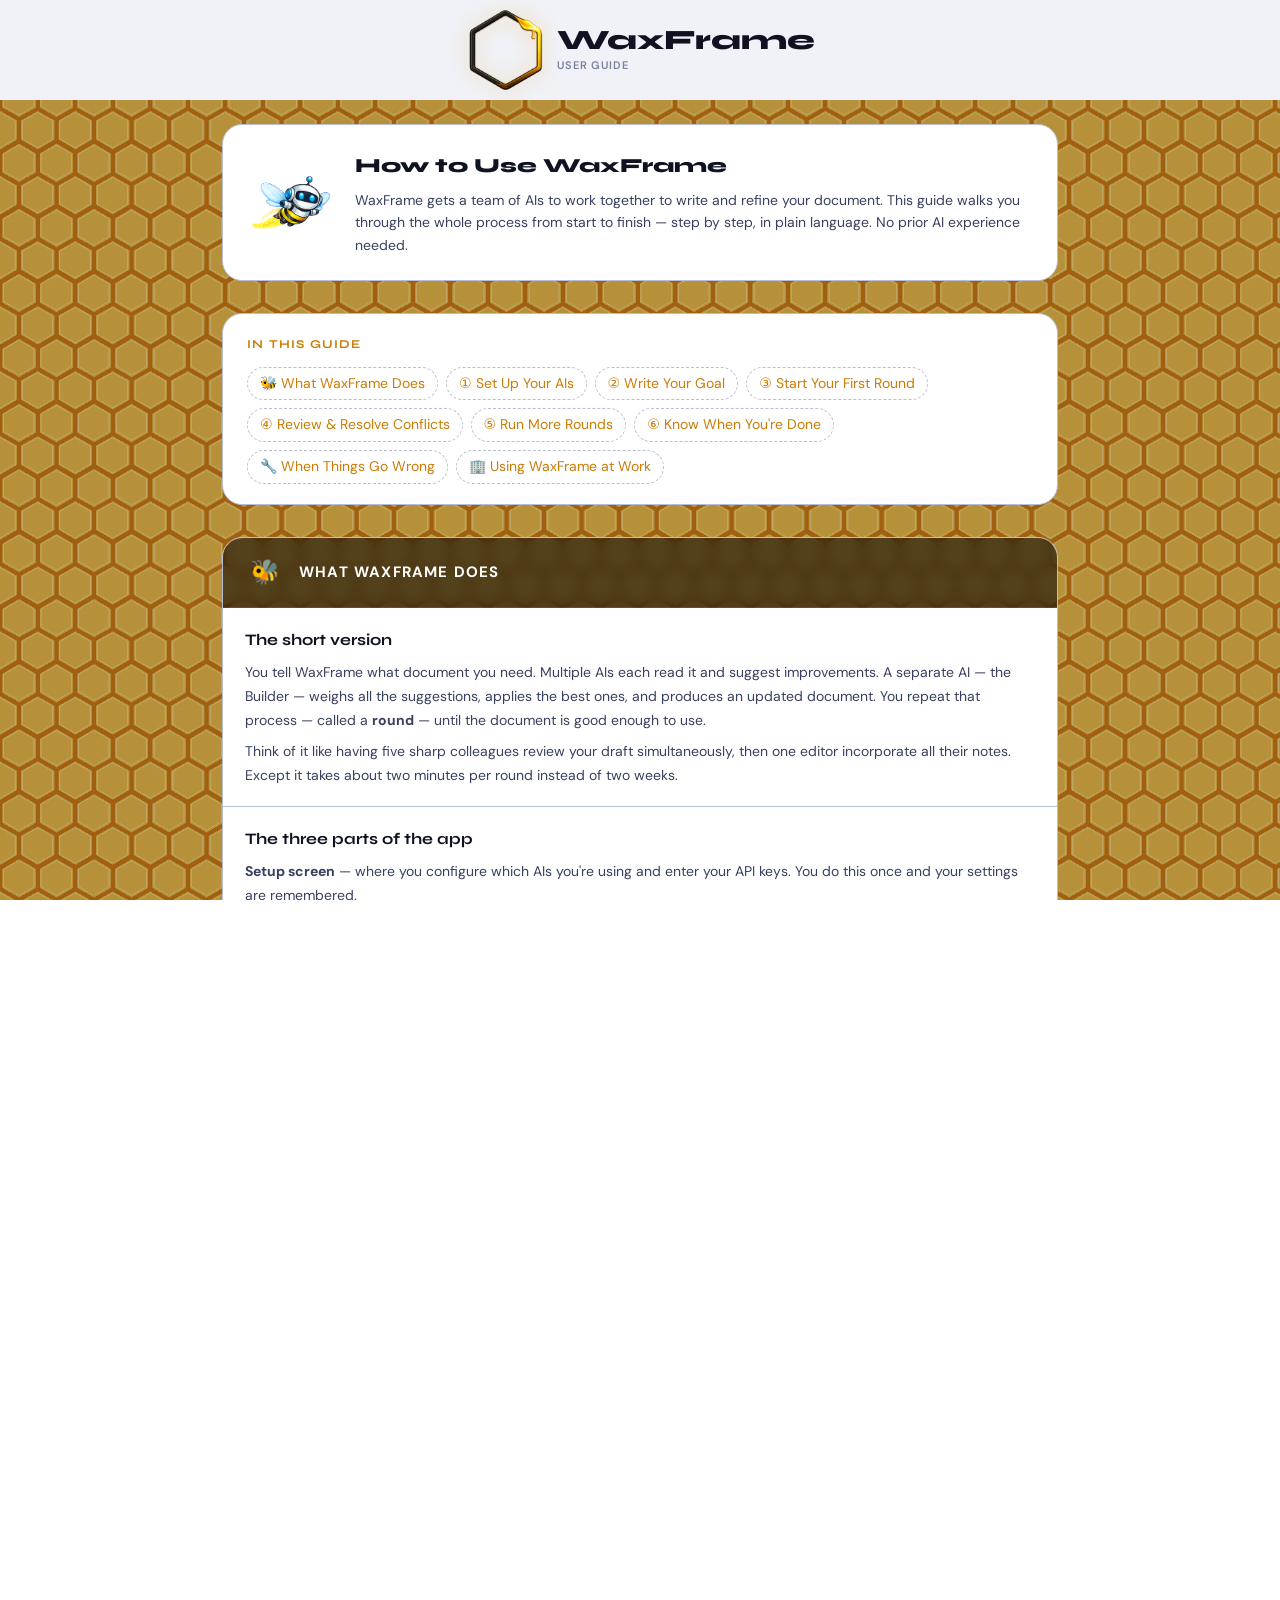
<file: working-with-the-hive.html>
<!-- ============================================================
     WaxFrame v2 — working-with-the-hive.html
     Build: 20260414-001
     Author: WeirDave (R David Paine III) | License: AGPL-3.0
     GitHub: github.com/WeirDave/WaxFrame-Professional
     ============================================================ -->
<!DOCTYPE html>
<html lang="en" data-theme="auto">
<head>
  <meta charset="UTF-8">
  <meta name="viewport" content="width=device-width, initial-scale=1.0">
  <title>WaxFrame User Guide</title>
  <link rel="icon" type="image/png" href="images/Waxframe_logo_v19.png">
  <link rel="stylesheet" href="style.css">
</head>
<body class="helper-body">

<div class="page-header">
  <div class="page-header-spacer"></div>
  <div class="page-header-brand">
    <img src="images/Waxframe_logo_v19.png" alt="WaxFrame" class="page-header-logo">
    <div>
      <div class="page-header-name">WaxFrame</div>
      <div class="page-header-tag">User Guide</div>
    </div>
  </div>
  <div class="page-header-spacer"></div>
</div>

<div class="page-main" id="top">

  <!-- Print-only header -->
  <div class="print-header">
    <div class="print-header-title">WaxFrame User Guide</div>
    <div class="print-header-sub">weirdave.github.io/WaxFrame-Professional — Many minds, one refined result.</div>
  </div>

  <div class="wh-intro">
    <img src="images/WaxFrame_Worker_Bee_v2.png" alt="" class="wh-bee">
    <div class="wh-intro-text">
      <h2>How to Use WaxFrame</h2>
      <p>WaxFrame gets a team of AIs to work together to write and refine your document. This guide walks you through the whole process from start to finish — step by step, in plain language. No prior AI experience needed.</p>
    </div>
  </div>

  <!-- TABLE OF CONTENTS -->
  <div class="wh-toc">
    <div class="wh-toc-title">In this guide</div>
    <div class="wh-toc-list">
      <a href="#what-is-it" class="wh-toc-link">🐝 What WaxFrame Does</a>
      <a href="#step1" class="wh-toc-link">① Set Up Your AIs</a>
      <a href="#step2" class="wh-toc-link">② Write Your Goal</a>
      <a href="#step3" class="wh-toc-link">③ Start Your First Round</a>
      <a href="#step4" class="wh-toc-link">④ Review &amp; Resolve Conflicts</a>
      <a href="#step5" class="wh-toc-link">⑤ Run More Rounds</a>
      <a href="#step6" class="wh-toc-link">⑥ Know When You're Done</a>
      <a href="#problems" class="wh-toc-link">🔧 When Things Go Wrong</a>
      <a href="#internalai" class="wh-toc-link">🏢 Using WaxFrame at Work</a>
    </div>
  </div>


  <!-- SECTION: WHAT IS IT -->
  <div class="wh-section" id="what-is-it">
    <div class="wh-section-hdr">
      <div class="wh-section-icon">🐝</div>
      <div class="wh-section-title">What WaxFrame Does</div>
    </div>

    <div class="wh-block">
      <div class="wh-block-title">The short version</div>
      <p>You tell WaxFrame what document you need. Multiple AIs each read it and suggest improvements. A separate AI — the Builder — weighs all the suggestions, applies the best ones, and produces an updated document. You repeat that process — called a <strong>round</strong> — until the document is good enough to use.</p>
      <p>Think of it like having five sharp colleagues review your draft simultaneously, then one editor incorporate all their notes. Except it takes about two minutes per round instead of two weeks.</p>
    </div>

    <div class="wh-block">
      <div class="wh-block-title">The three parts of the app</div>
      <p><strong>Setup screen</strong> — where you configure which AIs you're using and enter your API keys. You do this once and your settings are remembered.</p>
      <p><strong>Project screen</strong> — where you enter the goal for your document and, if you already have a draft, paste it in. This is also where you clear a project and start fresh.</p>
      <p><strong>Work screen</strong> — where the action happens. You run rounds here, watch the AIs work in real time, review the updated document, and handle any conflicts the Builder couldn't resolve on its own.</p>
    </div>

    <div class="wh-block">
      <div class="wh-block-title">What you'll need before you start</div>
      <p>WaxFrame talks directly to AI providers on your behalf. To do that, it needs an <strong>API key</strong> from each AI provider you want to use. An API key is simply a password that proves to the provider that you have an account and gives WaxFrame permission to send requests on your behalf.</p>
      <p>You'll need keys from at least two providers — one for your reviewers and one for your Builder. Most providers let you sign up and get a key in a few minutes, and many offer free credits to get started.</p>
      <div class="wh-tip">
        <div class="wh-tip-icon"><img src="images/WaxFrame_TipButton_v1.png" alt="💡" class="helper-tip-icon-img"></div>
        <p>Your API keys are stored only in your browser. They never leave your machine and are never sent to WaxFrame or anyone else — only directly to the AI provider you're using.</p>
      </div>
    </div>
  </div>
  <a href="#top" class="wh-back-top">↑ Back to top</a>


  <!-- SECTION: STEP 1 -->
  <div class="wh-section" id="step1">
    <div class="wh-section-hdr">
      <div class="wh-section-icon">①</div>
      <div class="wh-section-title">Step 1 — Set Up Your AIs</div>
    </div>

    <div class="wh-block">
      <div class="wh-block-title">Open the Setup screen</div>
      <p>When you first open WaxFrame you'll land on the welcome screen. Click <strong>Let's get started</strong> to go to Setup.</p>
      <p>The Setup screen has two sections: <strong>Your Worker Bees</strong> (the reviewer AIs) on the left, and <strong>Your Builder</strong> on the right.</p>
    </div>

    <div class="wh-block">
      <div class="wh-block-title">Enter your API keys</div>
      <ol class="wh-steps">
        <li class="wh-step"><span class="wh-step-num">1</span>Find the AI you want to use in the Worker Bees list — for example, ChatGPT or Gemini.</li>
        <li class="wh-step"><span class="wh-step-num">2</span>Click the <strong>API Key</strong> field next to that AI.</li>
        <li class="wh-step"><span class="wh-step-num">3</span>Paste your key in and press <strong>Enter</strong>. The field will confirm it's saved.</li>
        <li class="wh-step"><span class="wh-step-num">4</span>Repeat for at least one more AI. You need a minimum of two AIs with saved keys to run a round.</li>
      </ol>
      <div class="wh-tip">
        <div class="wh-tip-icon"><img src="images/WaxFrame_TipButton_v1.png" alt="💡" class="helper-tip-icon-img"></div>
        <p>Don't have API keys yet? Click the <strong>Get Key</strong> link next to any AI to go directly to that provider's sign-up page. Most providers have a free tier — Gemini in particular is a great starting point at no cost.</p>
      </div>
    </div>

    <div class="wh-block">
      <div class="wh-block-title">Choose your Builder</div>
      <p>The Builder is the AI that incorporates all the reviewer suggestions and rewrites the document each round. It does significantly more work than any single reviewer, so choose an AI with a key saved.</p>
      <ol class="wh-steps">
        <li class="wh-step"><span class="wh-step-num">1</span>Look at the <strong>Builder</strong> section on the right side of Setup.</li>
        <li class="wh-step"><span class="wh-step-num">2</span>Select whichever AI you want as your Builder from the dropdown. Any AI with a saved key is available.</li>
      </ol>
      <div class="wh-tip">
        <div class="wh-tip-icon"><img src="images/WaxFrame_TipButton_v1.png" alt="💡" class="helper-tip-icon-img"></div>
        <p>Not sure which to use as Builder? <strong>DeepSeek</strong> is the most cost-effective option by a wide margin. <strong>ChatGPT</strong> and <strong>Gemini</strong> are solid alternatives if you run into issues.</p>
      </div>
    </div>

    <div class="wh-block">
      <div class="wh-block-title">When you're ready to continue</div>
      <p>Once you have at least two API keys saved and a Builder selected, the <strong>Continue to Project Setup</strong> button at the bottom will activate. Click it to move on.</p>
    </div>
  </div>
  <a href="#top" class="wh-back-top">↑ Back to top</a>


  <!-- SECTION: STEP 2 -->
  <div class="wh-section" id="step2">
    <div class="wh-section-hdr">
      <div class="wh-section-icon">②</div>
      <div class="wh-section-title">Step 2 — Write Your Goal</div>
    </div>

    <div class="wh-block">
      <div class="wh-block-title">Your goal is the most important thing you'll write</div>
      <p>Every AI reads your goal before touching your document. It tells them what the document is, who it's for, what it should and shouldn't include, and what outcome you need. A vague goal produces a vague document. A specific goal produces something you can actually use.</p>
      <p>The Project screen is where you enter your goal. You'll also paste your document here if you already have a draft. If you're starting from scratch, leave the document area empty.</p>
    </div>

    <div class="wh-block">
      <div class="wh-block-title">What to include in your goal</div>
      <ol class="wh-steps">
        <li class="wh-step"><span class="wh-step-num">1</span><strong>What the document is.</strong> State the format clearly — a business proposal, a technical comparison, a cover letter, an executive summary. Be specific.</li>
        <li class="wh-step"><span class="wh-step-num">2</span><strong>Who will read it.</strong> Your IT team? A potential client? A hiring manager? The audience shapes the language and depth every AI will use.</li>
        <li class="wh-step"><span class="wh-step-num">3</span><strong>What it should cover — and what it shouldn't.</strong> If your document is about wireless networking only, say so. If it should not include pricing, say that too. AIs will naturally expand into adjacent topics unless you draw the boundary clearly.</li>
        <li class="wh-step"><span class="wh-step-num">4</span><strong>What you want someone to be able to do after reading it.</strong> Make a decision? Take an action? Understand a concept? Give the AIs a finish line.</li>
      </ol>
    </div>

    <div class="wh-block">
      <div class="wh-block-title">Example — weak vs strong</div>
      <p><span class="wh-tag wh-tag-red">Too vague</span> <em>"Compare wireless platforms for our company."</em></p>
      <p><span class="wh-tag wh-tag-green">Much better</span> <em>"Create a technical comparison of enterprise wireless networking platforms — HPE Aruba, Cisco Meraki, Juniper Mist, and Extreme Networks. Audience is our IT infrastructure team evaluating a campus refresh. Scope is strictly wireless: access points, controllers, cloud management, and licensing. Do not include switching, routing, or security products. The output should help the team make a shortlist recommendation."</em></p>
      <div class="wh-tip">
        <div class="wh-tip-icon"><img src="images/WaxFrame_TipButton_v1.png" alt="💡" class="helper-tip-icon-img"></div>
        <p>The first <strong>300 characters</strong> of your goal are sent to every AI as active context in every round. A counter next to the goal field turns amber when you pass that threshold — put your most essential instructions in those first 300 characters.</p>
      </div>
    </div>

    <div class="wh-block">
      <div class="wh-block-title">If you already have a draft</div>
      <p>Paste your existing document into the document field below the goal. WaxFrame will treat this as your starting point and all rounds will refine what's there — it won't generate a fresh draft from scratch.</p>
    </div>
  </div>
  <a href="#top" class="wh-back-top">↑ Back to top</a>


  <!-- SECTION: STEP 3 -->
  <div class="wh-section" id="step3">
    <div class="wh-section-hdr">
      <div class="wh-section-icon">③</div>
      <div class="wh-section-title">Step 3 — Start Your First Round</div>
    </div>

    <div class="wh-block">
      <div class="wh-block-title">Click "Start Round" and let it run</div>
      <p>Once your goal is written and you've moved to the Work screen, click <strong>Start Round</strong>. You'll see each AI light up as it works — they all run at the same time, so having more AIs doesn't mean it takes longer.</p>
      <p>Your first round is a <strong>Draft round</strong>. Your complete goal is sent to every AI and they each write a first draft. The Builder then reads all the drafts, combines the best elements, flags anything the AIs disagreed on, and produces the first version of your document.</p>
      <p>This typically takes 1–3 minutes depending on how many AIs you're using and how large your document is.</p>
    </div>

    <div class="wh-block">
      <div class="wh-block-title">What you'll see when the round finishes</div>
      <p><strong>The working document</strong> — your document as it stands after this round. You can read and edit it directly.</p>
      <p><strong>The Suggestions panel</strong> — a list of what each AI suggested. You can read through these to understand what the reviewers were thinking.</p>
      <p><strong>The Conflicts panel</strong> — any points the Builder couldn't resolve on its own. These need your attention before the next round. See Step 4.</p>
    </div>

    <div class="wh-block">
      <div class="wh-block-title">Read the document before doing anything else</div>
      <p>Before you run another round, read the document. Is it going in roughly the right direction? Does the scope look correct? Is the tone right?</p>
      <p>If the first draft is way off — wrong scope, wrong format, wrong tone — don't keep running rounds on a bad foundation. Fix the goal first, then run Round 2. See <a href="#problems" class="link-accent">When Things Go Wrong</a>.</p>
      <p>If the document looks directionally correct — even if it still needs a lot of work — continue to Step 4.</p>
    </div>
  </div>
  <a href="#top" class="wh-back-top">↑ Back to top</a>


  <!-- SECTION: STEP 4 -->
  <div class="wh-section" id="step4">
    <div class="wh-section-hdr">
      <div class="wh-section-icon">④</div>
      <div class="wh-section-title">Step 4 — Review &amp; Resolve Conflicts</div>
    </div>

    <div class="wh-block">
      <div class="wh-block-title">What is a conflict?</div>
      <p>A conflict happens when two or more AIs disagreed on something and the Builder couldn't confidently pick a winner. Rather than make an arbitrary call, it flags it in the Conflicts panel and asks you to decide.</p>
      <p>There are two types:</p>
      <p><span class="wh-tag wh-tag-red">User Decision</span> The Builder is stuck and needs your input. It won't proceed on this point until you weigh in — these take priority.</p>
      <p><span class="wh-tag wh-tag-amber">Builder Decision</span> The Builder made a judgment call and kept moving. It's showing you what it chose in case you disagree.</p>
    </div>

    <div class="wh-block">
      <div class="wh-block-title">How to resolve a conflict</div>
      <p>Each conflict card shows you the current text and the alternatives the AIs suggested. You have three options:</p>
      <ol class="wh-steps">
        <li class="wh-step"><span class="wh-step-num">1</span><strong>Pick one of the AI options</strong> — click the option you prefer. The Builder will apply it.</li>
        <li class="wh-step"><span class="wh-step-num">2</span><strong>Write your own</strong> — select <strong>Custom</strong> and type exactly what you want the document to say. Write the actual sentence or phrase — not an instruction. For example, type <em>"Pricing is subject to change — verify all figures directly with each vendor."</em> rather than <em>"add a note about pricing."</em></li>
        <li class="wh-step"><span class="wh-step-num">3</span><strong>Decline</strong> — skip this conflict and leave the current text as-is.</li>
      </ol>
      <div class="wh-tip">
        <div class="wh-tip-icon"><img src="images/WaxFrame_TipButton_v1.png" alt="💡" class="helper-tip-icon-img"></div>
        <p>Click the <strong>Current:</strong> text on any conflict card to jump straight to that line in the working document and highlight it — useful when you need to see the surrounding context before deciding.</p>
      </div>
    </div>

    <div class="wh-block">
      <div class="wh-block-title">Resolved conflicts are permanent</div>
      <p>Once you resolve a conflict, your decision is locked in. The AIs won't re-raise that point in future rounds — the hive treats your choice as final. This prevents the same debate from surfacing round after round.</p>
      <div class="wh-warn">
        <p>⚠️ <strong>Note on Grok:</strong> Grok has a tendency to re-raise points you've already resolved. The conflict system handles most of these automatically. If it keeps looping on a settled point across multiple rounds, toggle Grok off from the Work screen for the rest of the session — its suggestions are most valuable in early rounds anyway.</p>
      </div>
    </div>

    <div class="wh-block">
      <div class="wh-block-title">Using conflicts to steer your document</div>
      <p>Conflicts aren't just tiebreakers — they're one of your most direct tools for controlling what goes into the document. If a conflict surfaces content that's out of scope or off-tone, use the Custom option to replace it with something correct, or Decline to suppress it entirely. Either way, the decision is locked and the AIs won't push it again.</p>
    </div>
  </div>
  <a href="#top" class="wh-back-top">↑ Back to top</a>


  <!-- SECTION: STEP 5 -->
  <div class="wh-section" id="step5">
    <div class="wh-section-hdr">
      <div class="wh-section-icon">⑤</div>
      <div class="wh-section-title">Step 5 — Run More Rounds</div>
    </div>

    <div class="wh-block">
      <div class="wh-block-title">Each round improves on the last</div>
      <p>After your first round, all subsequent rounds are <strong>Refine rounds</strong>. Instead of writing a draft from scratch, the AIs now review what's there and suggest targeted improvements — tightening language, fixing inconsistencies, plugging gaps, improving structure.</p>
      <p>The process is the same each round: click <strong>Start Round</strong>, wait for it to finish, read the updated document, resolve any conflicts, and decide whether to run another round.</p>
    </div>

    <div class="wh-block">
      <div class="wh-block-title">Using Notes to give the Builder specific instructions</div>
      <p>Between rounds, you can type a one-time instruction into the <strong>Notes</strong> field on the Work screen. Notes go directly to the Builder for the next round only — after the round runs, the notes clear automatically.</p>
      <p>Notes are useful for things like:</p>
      <p><strong>Scope corrections</strong> — <em>"Remove all references to switching and routing. Wireless only."</em></p>
      <p><strong>Tone adjustments</strong> — <em>"Tighten the language. This is a technical document — cut any marketing-style phrasing."</em></p>
      <p><strong>Structural changes</strong> — <em>"Move the pricing section to after the feature comparison. Add a summary table at the end."</em></p>
      <p><strong>One-off additions</strong> — <em>"Add a note in the intro that all pricing is subject to change and should be verified with each vendor."</em></p>
      <div class="wh-tip">
        <div class="wh-tip-icon"><img src="images/WaxFrame_TipButton_v1.png" alt="💡" class="helper-tip-icon-img"></div>
        <p>If you find yourself typing the same note every round, move it into your goal instead — that's where permanent instructions belong.</p>
      </div>
    </div>

    <div class="wh-block">
      <div class="wh-block-title">You can edit the document directly between rounds</div>
      <p>The working document is editable at any time between rounds. If you can see exactly what needs to change — remove a paragraph, fix a heading, correct a fact — just edit it directly. The AIs will refine what's there in the next round and won't reintroduce content you've removed, especially once your goal explicitly excludes it.</p>
    </div>

    <div class="wh-block">
      <div class="wh-block-title">You can adjust which AIs run each round</div>
      <p>In the Work screen, each Worker Bee has a toggle. If an AI has been consistently returning "No changes needed" for a couple of rounds, you can toggle it off to save API credits — it's done its job. You can also swap your Builder mid-session from the Builder menu if one AI is performing better than another.</p>
    </div>
  </div>
  <a href="#top" class="wh-back-top">↑ Back to top</a>


  <!-- SECTION: STEP 6 -->
  <div class="wh-section" id="step6">
    <div class="wh-section-hdr">
      <div class="wh-section-icon">⑥</div>
      <div class="wh-section-title">Step 6 — Know When You're Done</div>
    </div>

    <div class="wh-block">
      <div class="wh-block-title">Watch for these signals</div>
      <p>WaxFrame doesn't have a fixed number of rounds — the hive keeps refining until you stop it. Here's how to tell when the document has reached a natural finishing point:</p>
      <p><strong>Multiple AIs return "No changes needed"</strong> in the same round. When reviewers start running out of meaningful suggestions, the document has converged.</p>
      <p><strong>Conflicts become fewer and more stylistic.</strong> Early rounds produce structural debates. Late rounds produce disagreements about individual word choices — a sign you're nearly done.</p>
      <p><strong>The document looks like something you'd actually send.</strong> Trust your own read. You're always the final editor.</p>
    </div>

    <div class="wh-block">
      <div class="wh-block-title">Optional: one final clean pass</div>
      <p>Before finishing, toggle off any AIs that have been returning "No changes needed" for two or more rounds, and run one last round with just your most critical reviewers. This often produces the cleanest final pass.</p>
    </div>

    <div class="wh-block">
      <div class="wh-block-title">Export your document</div>
      <p>When you're happy with the result, click <strong>Finish</strong>. WaxFrame will prompt you to export before clearing the session.</p>
      <ol class="wh-steps">
        <li class="wh-step"><span class="wh-step-num">1</span>Click <strong>Export Document</strong> to save your finished document as a <code>.txt</code> file, including a byline showing how many rounds it took and how long the session ran.</li>
        <li class="wh-step"><span class="wh-step-num">2</span>Optionally, click <strong>Export Full Transcript</strong> to save every round, every AI response, and the final document in a single file — useful for a full audit trail.</li>
        <li class="wh-step"><span class="wh-step-num">3</span>Click <strong>Start New Project</strong> to clear the session and begin again.</li>
      </ol>
      <div class="wh-warn">
        <p>⚠️ Export your document <strong>before</strong> starting a new project. Your working document and round history are cleared when you do — they cannot be recovered.</p>
      </div>
    </div>
  </div>
  <a href="#top" class="wh-back-top">↑ Back to top</a>


  <!-- SECTION: PROBLEMS -->
  <div class="wh-section" id="problems">
    <div class="wh-section-hdr">
      <div class="wh-section-icon">🔧</div>
      <div class="wh-section-title">When Things Go Wrong</div>
    </div>

    <div class="wh-block">
      <div class="wh-block-title">The document is going in the wrong direction</div>
      <p>You're a few rounds in and the hive has drifted — scope has crept in, the tone is off, or the AIs filled in gaps their own way. This happens. Here are your options, from lightest touch to nuclear:</p>
      <p><strong>Tighten the goal + add a Note (lightest):</strong> Go back to the Project screen via the nav menu and add explicit scope or tone instructions to your goal. Then before the next round, add a Note with immediate corrective instructions for the Builder — for example, <em>"Do not include routing or switching. Wireless only. Remove any switching references already in the document."</em> The updated goal sets direction going forward; the Note corrects the current pass.</p>
      <p><strong>Edit the document directly:</strong> If you can see exactly what needs to come out, remove it yourself, tighten the goal, and run the next round from a cleaner starting point.</p>
      <p><strong>Redirect through conflicts:</strong> If the drift is showing up as conflicts, handle it right there. Write a Custom resolution with the corrected text, or Decline to suppress the suggestion. Once resolved, it's locked.</p>
      <p><strong>Start over (nuclear):</strong> If the document has drifted badly enough that fixing it would take longer than starting fresh, use <strong>Clear Project</strong> on the Project screen. This clears the document and round history but keeps your API keys. Rewrite your goal with tighter scope and start again.</p>
      <div class="wh-tip">
        <div class="wh-tip-icon"><img src="images/WaxFrame_TipButton_v1.png" alt="💡" class="helper-tip-icon-img"></div>
        <p>Starting over isn't a failure. A well-written second goal often produces a better round-one document than five rounds of correcting a draft built on a weak goal.</p>
      </div>
    </div>

    <div class="wh-block">
      <div class="wh-block-title">A round failed with a structure error</div>
      <p>Occasionally an AI returns a response that doesn't match the format WaxFrame expects — you'll see a <strong>"Missing output structure"</strong> error on that AI's card. This usually means the AI had trouble following strict formatting instructions on a large or complex document.</p>
      <p><strong>What to do:</strong> Try switching your Builder to ChatGPT or Gemini and running the round again. Some AIs are more consistent than others at following precise output formats under heavy load.</p>
    </div>

    <div class="wh-block">
      <div class="wh-block-title">An AI keeps re-raising a conflict you already resolved</div>
      <p>The resolved-decisions system handles most cases automatically. If a particular AI — especially Grok — keeps surfacing a point you've already decided on across multiple rounds, toggle it off from the Work screen for the rest of the session. Its suggestions are most valuable in early rounds.</p>
    </div>

    <div class="wh-block">
      <div class="wh-block-title">An API key isn't working</div>
      <p>The most common causes: the key was entered with an extra space, the key has been revoked or expired, or the account has run out of credits. Go back to Setup, delete the key, and re-enter it carefully. Check your provider's dashboard to confirm the key is active and your balance isn't zero.</p>
    </div>
  </div>
  <a href="#top" class="wh-back-top">↑ Back to top</a>


  <!-- SECTION: INTERNAL/ENTERPRISE AI -->
  <div class="wh-section" id="internalai">
    <div class="wh-section-hdr">
      <div class="wh-section-icon">🏢</div>
      <div class="wh-section-title">Using WaxFrame at Work — Internal &amp; Enterprise AI</div>
    </div>

    <div class="wh-block">
      <div class="wh-block-title">WaxFrame works with your company's internal AI tools</div>
      <p>If your organisation runs its own internal AI deployment — models hosted on company infrastructure, accessible only on your network or VPN — you can use those models in WaxFrame instead of, or alongside, the public ones. This means your documents stay completely inside your organisation's systems. No data leaves your network.</p>
      <p>Common setups include enterprise versions of Claude, ChatGPT, and Gemini running through platforms like AWS Bedrock, Azure OpenAI, or a custom internal gateway. If your IT team has given you an API endpoint and a key or token, you're ready to go.</p>
    </div>

    <div class="wh-block">
      <div class="wh-block-title">What to ask your IT team for before you start</div>
      <p>You need three things:</p>
      <ol class="wh-steps">
        <li class="wh-step"><span class="wh-step-num">1</span><strong>The API endpoint URL.</strong> The web address WaxFrame will send requests to — something like <code>https://ai.yourcompany.com/v1/chat/completions</code>. Ask specifically for "the OpenAI-compatible chat completions endpoint."</li>
        <li class="wh-step"><span class="wh-step-num">2</span><strong>The model ID string.</strong> The exact name of the model — for example <code>gpt-4o</code>, <code>claude-3-7-sonnet</code>, or <code>gemini-2.5-pro</code>. It must be exact. Ask your IT team for a list of available model IDs.</li>
        <li class="wh-step"><span class="wh-step-num">3</span><strong>An API key or bearer token.</strong> Your personal credential — a long string of characters, sometimes called an access token or personal token. Some platforms generate one automatically; others require you to request one from IT.</li>
      </ol>
      <div class="wh-tip">
        <div class="wh-tip-icon"><img src="images/WaxFrame_TipButton_v1.png" alt="💡" class="helper-tip-icon-img"></div>
        <p>Most enterprise AI platforms use the OpenAI-compatible API format. If your IT team isn't sure, ask: "Is the API OpenAI-compatible?" The answer is almost always yes.</p>
      </div>
    </div>

    <div class="wh-block">
      <div class="wh-block-title">How to add an internal AI</div>
      <ol class="wh-steps">
        <li class="wh-step"><span class="wh-step-num">1</span>Go to <strong>Setup</strong> and click <strong>＋ Add Custom AI</strong> at the top of the Worker Bees panel.</li>
        <li class="wh-step"><span class="wh-step-num">2</span>Enter the <strong>API endpoint URL</strong> your IT team provided.</li>
        <li class="wh-step"><span class="wh-step-num">3</span>Set the <strong>API Format</strong> to <em>OpenAI compatible</em>.</li>
        <li class="wh-step"><span class="wh-step-num">4</span>Enter the exact <strong>model ID string</strong>.</li>
        <li class="wh-step"><span class="wh-step-num">5</span>Paste your <strong>API key or bearer token</strong> and press Enter to save.</li>
        <li class="wh-step"><span class="wh-step-num">6</span>Repeat for each internal model you want to use. You need at least two AIs with saved keys to run a round.</li>
      </ol>
    </div>

    <div class="wh-block">
      <div class="wh-block-title">Hiding the default public AIs for an internal-only setup</div>
      <p>By default, WaxFrame shows six public AI providers — ChatGPT, Claude, Gemini, Grok, Perplexity, and DeepSeek. If your organisation uses internal models only, you can hide the public ones individually using the <strong>Hide</strong> button on each AI row. Hidden AIs are excluded from all rounds and remembered across sessions. A banner at the top of the setup list shows how many are hidden, with a <strong>↺ Restore Hidden</strong> button to bring them back.</p>
      <div class="wh-tip">
        <div class="wh-tip-icon"><img src="images/WaxFrame_TipButton_v1.png" alt="💡" class="helper-tip-icon-img"></div>
        <p>Setting WaxFrame up for colleagues? Hide the public AIs first, add your internal ones, and they'll see a clean list with only the tools that work in your environment.</p>
      </div>
    </div>

    <div class="wh-block">
      <div class="wh-block-title">CORS and running WaxFrame locally</div>
      <p>If WaxFrame is running from a hosted URL (like GitHub Pages) and your internal API endpoint is on a different domain, your browser may block the request due to a security rule called CORS.</p>
      <p>The fix: run WaxFrame locally. Download the repo as a ZIP file, unzip it, and open <code>index.html</code> directly in your browser. A file opened locally has no cross-origin restrictions and can reach internal endpoints freely.</p>
      <div class="wh-warn">
        <p>⚠️ If you see a "Network Error" when testing an internal AI, CORS is almost certainly the cause. Switch to running WaxFrame locally and the error will go away.</p>
      </div>
    </div>
  </div>
  <a href="#top" class="wh-back-top">↑ Back to top</a>

</div>

<div class="page-footer">
  <div class="page-footer-btns">
    <a href="https://www.gnu.org/licenses/agpl-3.0.html" target="_blank" class="btn">📄 AGPL-3.0</a>
    <a href="https://github.com/WeirDave/WaxFrame-Professional" target="_blank" class="btn">⭐ GitHub</a>
    <button class="btn btn-accent" onclick="window.print()" title="Save as PDF via your browser's print dialog">⬇ Save as PDF</button>
  </div>
  <button class="btn" onclick="window.close()">✕ Close this tab</button>
</div>

<script>
  (function() {
    const t = localStorage.getItem('waxframe_v2_theme') || 'auto';
    document.documentElement.setAttribute('data-theme', t);
  })();
</script>
</body>
</html>
</file>
<file: style.css>
/* =============================================================
   WaxFrame v2 — style.css
   Build: 20260418-008
   Author: WeirDave (R David Paine III) | License: AGPL-3.0
   ============================================================= */

@import url('https://fonts.googleapis.com/css2?family=Syne:wght@400;600;700;800&family=DM+Sans:ital,opsz,wght@0,9..40,300;0,9..40,400;0,9..40,500;0,9..40,600;1,9..40,400&display=swap');

/* ══════════════════════════════════════
   RESET & BASE
══════════════════════════════════════ */
*, *::before, *::after { box-sizing: border-box; margin: 0; padding: 0; }
a { color: inherit; text-decoration: none; }
button { cursor: pointer; font-family: inherit; }
input, textarea, select { font-family: inherit; }

/* ══════════════════════════════════════
   THEME VARIABLES
══════════════════════════════════════ */
/* Dark (default) */
:root {
  --bg:           #0a0c12;
  --surface:      #111318;
  --surface2:     #181b24;
  --surface3:     #1e2130;
  --border:       #252838;
  --border2:      #2e3348;
  --text:         #e8ecf4;
  --text-dim:     #9aa3b8;
  --muted:        #4a5270;
  --accent:       #f5a623;
  --accent-dim:   rgba(245,166,35,0.10);
  --accent-hover: #f7b84a;
  --blue:         #4d8aff;
  --blue-dim:     rgba(77,138,255,0.10);
  --purple:       #a78bfa;
  --purple-dim:   rgba(167,139,250,0.10);
  --green:        #00b300;
  --green-dim:    rgba(0,179,0,0.10);
  --red:          #f87171;
  --red-dim:      rgba(248,113,113,0.10);
  --amber:        #fbbf24;
  --line-stripe:  rgba(255,255,255,0.04);
  --font:         'DM Sans', system-ui, sans-serif;
  --font-display: 'Syne', system-ui, sans-serif;
  --font-mono:    'Courier New', Courier, monospace;
  --radius-sm:    8px;
  --radius-md:    14px;
  --radius-lg:    20px;
  --shadow-sm:    0 2px 8px rgba(0,0,0,0.4);
  --shadow-md:    0 8px 32px rgba(0,0,0,0.5);
  --shadow-lg:    0 16px 64px rgba(0,0,0,0.6);
  --glow:         0 0 24px rgba(245,166,35,0.15);
}

/* Light theme */
[data-theme="light"] {
  --bg:           #f2f4f8;
  --surface:      #ffffff;
  --surface2:     #f0f2f8;
  --surface3:     #e4e7f4;
  --border:       #d0d4e8;
  --border2:      #b8bdd8;
  --text:         #0f1221;
  --text-dim:     #384060;
  --muted:        #555d80;
  --accent:       #c97c06;
  --accent-dim:   rgba(201,124,6,0.12);
  --accent-hover: #d98a10;
  --blue:         #2563eb;
  --blue-dim:     rgba(37,99,235,0.12);
  --purple:       #7c3aed;
  --purple-dim:   rgba(124,58,237,0.10);
  --green:        #059669;
  --green-dim:    rgba(5,150,105,0.12);
  --red:          #b91c1c;
  --red-dim:      rgba(185,28,28,0.10);
  --amber:        #b45309;
  --line-stripe:  rgba(0,0,0,0.04);
  --shadow-sm:    0 2px 12px rgba(0,0,0,0.14);
  --shadow-md:    0 8px 32px rgba(0,0,0,0.18);
  --shadow-lg:    0 16px 64px rgba(0,0,0,0.22);
  --glow:         0 0 24px rgba(201,124,6,0.15);
}

/* Auto theme (follows OS) */
@media (prefers-color-scheme: light) {
  [data-theme="auto"] {
    --bg:           #f2f4f8;
    --surface:      #ffffff;
    --surface2:     #f0f2f8;
    --surface3:     #e4e7f4;
    --border:       #d0d4e8;
    --border2:      #b8bdd8;
    --text:         #0f1221;
    --text-dim:     #384060;
    --muted:        #7880a0;
    --accent:       #c97c06;
    --accent-dim:   rgba(201,124,6,0.12);
    --accent-hover: #d98a10;
    --blue:         #1d4ed8;
    --blue-dim:     rgba(29,78,216,0.10);
    --purple:       #7c3aed;
    --purple-dim:   rgba(124,58,237,0.10);
    --green:        #059669;
    --green-dim:    rgba(5,150,105,0.12);
    --red:          #b91c1c;
    --red-dim:      rgba(185,28,28,0.10);
    --amber:        #b45309;
    --line-stripe:  rgba(0,0,0,0.04);
    --shadow-sm:    0 2px 12px rgba(0,0,0,0.14);
    --shadow-md:    0 8px 32px rgba(0,0,0,0.18);
    --shadow-lg:    0 16px 64px rgba(0,0,0,0.22);
    --glow:         0 0 24px rgba(201,124,6,0.15);
  }
}

/* ── BASE ── */
html, body {
  height: 100%;
  color: var(--text);
  font-family: var(--font);
  font-size: 15px;
  line-height: 1.6;
  overflow: hidden;
  background-image:
    linear-gradient(rgba(0,0,0,0.55), rgba(0,0,0,0.55)),
    url('images/WaxFrame_Honeycomb_BG_Dark.png');
  background-size: auto, 300px auto;
  background-repeat: repeat, repeat;
}
[data-theme="light"] body {
  background-image:
    linear-gradient(rgba(0,0,0,0.25), rgba(0,0,0,0.25)),
    url('images/WaxFrame_Honeycomb_BG_Light.png');
  background-size: auto, 300px auto;
  background-repeat: repeat, repeat;
}
@media (prefers-color-scheme: light) {
  [data-theme="auto"] body {
    background-image:
      linear-gradient(rgba(0,0,0,0.25), rgba(0,0,0,0.25)),
      url('images/WaxFrame_Honeycomb_BG_Light.png');
    background-size: auto, 300px auto;
    background-repeat: repeat, repeat;
  }
}

::-webkit-scrollbar       { width: 4px; height: 4px; }
::-webkit-scrollbar-track { background: transparent; }
::-webkit-scrollbar-thumb { background: var(--border2); border-radius: 2px; }

/* ── SCREENS ── */
.screen {
  position: fixed;
  inset: 0;
  width: 100%;
  height: 100%;
  display: none;
  overflow: hidden;
  opacity: 0;
  transition: opacity 0.3s ease;
}
.screen.active {
  display: flex;
  opacity: 1;
}

/* ══════════════════════════════════════
   BUTTONS
══════════════════════════════════════ */
.btn {
  display: inline-flex;
  align-items: center;
  gap: 6px;
  background: transparent;
  border: 1px dashed var(--border2);
  border-radius: var(--radius-sm);
  color: var(--text-dim);
  font-size: 13px;
  padding: 7px 14px;
  transition: all 0.12s;
  text-decoration: none;
  cursor: pointer;
  white-space: nowrap;
}
.btn:hover { border-color: var(--accent); color: var(--accent); background: var(--accent-dim); }

/* Ghost — visible over honeycomb */
.btn-ghost {
  border: 1px solid rgba(255,255,255,0.3);
  background: rgba(0,0,0,0.4);
  color: rgba(255,255,255,0.85);
  backdrop-filter: blur(4px);
}
.btn-ghost:hover {
  border-color: var(--accent);
  border-style: solid;
  color: var(--accent);
  background: rgba(0,0,0,0.5);
}

/* Accent (filled) — always readable */
.btn-accent {
  background: var(--accent);
  border-color: var(--accent);
  color: #0a0c12;
  font-weight: 700;
}
.btn-accent:hover {
  background: var(--accent-hover);
  border-color: var(--accent-hover);
  transform: translateY(-1px);
  box-shadow: 0 4px 14px rgba(245,166,35,0.35);
  color: #0a0c12;
}
/* Light/auto: darken on hover so text stays readable */
[data-theme="light"] .btn-accent:hover { background: #a06000; border-color: #a06000; color: #fff; }
@media (prefers-color-scheme: light) {
  [data-theme="auto"] .btn-accent:hover { background: #a06000; border-color: #a06000; color: #fff; }
}

.btn-sm { font-size: 12px; padding: 5px 11px; }
.btn-lg { font-size: 15px; padding: 12px 28px; border-radius: var(--radius-md); }
.btn-cta { min-width: 320px; justify-content: center; }

/* ── THEME TOGGLE ── */
.theme-opt {
  background: transparent;
  border: 1px solid var(--border2);
  border-radius: 20px;
  color: var(--muted);
  cursor: pointer;
  font-size: 11px;
  font-weight: 600;
  padding: 3px 12px;
  transition: all 0.12s;
  white-space: nowrap;
}
.theme-opt.active {
  background: var(--accent);
  border-color: var(--accent);
  color: #0a0c12;
  font-weight: 700;
  cursor: default;
}
.theme-opt:hover:not(.active) {
  border-color: var(--accent);
  color: var(--accent);
}
/* Mute button — sits left of theme toggles, separated by a small gap */
.mute-btn { margin-right: 4px; }
.mute-btn.is-muted {
  background: var(--accent-dim);
  border-color: var(--accent);
  color: var(--accent);
}
.theme-toggle {
  display: flex;
  gap: 4px;
  align-items: center;
}

/* ══════════════════════════════════════
   SCREEN 1 — WELCOME
══════════════════════════════════════ */

.screen#screen-welcome {
  flex-direction: column;
  align-items: center;
  justify-content: center;
  overflow: hidden;
}

.welcome-bg {
  position: fixed;
  inset: 0;
  z-index: 0;
  background: var(--bg);
}

.welcome-inner {
  position: relative;
  z-index: 1;
  width: 100%;
  max-width: 620px;
  padding: 48px 32px;
  display: flex;
  flex-direction: column;
  gap: 36px;
  align-items: center;
}

.welcome-logo {
  display: flex;
  align-items: center;
  gap: 18px;
}
.welcome-logo-anim {
  position: relative;
  width: 140px;
  height: 140px;
  flex-shrink: 0;
  overflow: visible;
}
.welcome-logo-static {
  width: 140px;
  height: 140px;
  object-fit: contain;
  display: block;
}
.welcome-bee-fly {
  position: absolute;
  width: 78px;
  height: 78px;
  object-fit: contain;
  top: 50%;
  left: 50%;
  transform: translate(-50%, -50%) scale(0);
  opacity: 0;
  filter: drop-shadow(0 3px 8px rgba(0,0,0,0.5));
}
.screen#screen-welcome.active .welcome-bee-fly {
  animation: beeExit 7s ease-in-out infinite;
}
@keyframes beeExit {
  /* Start hidden in the hive */
  0%   { transform: translate(-50%, -50%) scale(0) scaleX(1);     opacity: 0; }
  /* Pop out of hive */
  8%   { transform: translate(-50%, -50%) scale(1) scaleX(1);     opacity: 1; }
  /* Fly straight right to end of title */
  38%  { transform: translate(370px, -50%) scale(1) scaleX(1);    opacity: 1; }
  /* Pause at the end — holds for ~2s */
  40%  { transform: translate(380px, -50%) scale(1) scaleX(1);    opacity: 1; }
  60%  { transform: translate(380px, -50%) scale(1) scaleX(1);    opacity: 1; }
  /* Flip to face left */
  63%  { transform: translate(380px, -50%) scale(1) scaleX(-1);   opacity: 1; }
  /* Rocket up-left at 45 degrees off the top of the screen */
  85%  { transform: translate(100px, -600px) scale(1) scaleX(-1); opacity: 0; }
  /* Reset hidden for next loop */
  100% { transform: translate(-50%, -50%) scale(0) scaleX(1);     opacity: 0; }
}
.app-version-stamp {
  font-size: 11px;
  font-weight: 700;
  color: var(--muted);
  letter-spacing: 0.08em;
  text-transform: uppercase;
  margin-top: 4px;
  display: block;
}

.setup-step-badge .app-version-stamp {
  display: inline;
  margin-top: 0;
  margin-left: 6px;
  opacity: 0.65;
}
/* Version stamp below the tagline in the center header brand */
.fs-header-brand .app-version-stamp {
  display: block;
  font-size: 10px;
  font-weight: 600;
  color: var(--muted);
  letter-spacing: 0.06em;
  text-transform: uppercase;
  margin-top: 3px;
  opacity: 0.7;
}
/* Version stamp below the tagline on helper pages */
.page-header-brand .app-version-stamp {
  display: block;
  font-size: 10px;
  font-weight: 600;
  color: var(--muted);
  letter-spacing: 0.06em;
  text-transform: uppercase;
  margin-top: 3px;
  opacity: 0.7;
}

.work-version-stamp {
  display: inline;
  margin-top: 0;
  font-size: 10px;
  opacity: 0.5;
}

.welcome-brand h1 {
  font-family: var(--font-display);
  font-size: 54px;
  font-weight: 800;
  letter-spacing: -0.02em;
  color: var(--text);
  line-height: 1;
}
.welcome-brand p {
  color: var(--muted);
  font-size: 15px;
  margin-top: 6px;
  letter-spacing: 0.08em;
  text-transform: uppercase;
  font-weight: 600;
}

.welcome-pitch {
  text-align: center;
  color: var(--text-dim);
  font-size: 15px;
  line-height: 1.7;
  max-width: 500px;
}
.welcome-pitch strong { color: var(--text); }

.welcome-choices {
  display: flex;
  flex-direction: column;
  gap: 12px;
  width: 100%;
}

.welcome-card {
  display: flex;
  align-items: center;
  gap: 16px;
  padding: 20px 22px;
  border-radius: var(--radius-md);
  border: 1px dashed var(--border2);
  background: transparent;
  color: var(--text-dim);
  cursor: pointer;
  transition: all 0.12s;
}
.welcome-card:hover {
  border-color: var(--accent);
  color: var(--accent);
  background: var(--accent-dim);
}
.welcome-card.free {
  background: rgba(59, 130, 246, 0.07);
  border-color: rgba(59, 130, 246, 0.35);
}
.welcome-card.free:hover {
  background: rgba(59, 130, 246, 0.14);
  border-color: rgba(59, 130, 246, 0.65);
  color: #7ab8ff;
}
.welcome-card.pro {
  background: rgba(245, 158, 11, 0.07);
  border-color: rgba(245, 158, 11, 0.35);
}
.welcome-card.pro:hover {
  background: rgba(245, 158, 11, 0.14);
  border-color: var(--accent);
  color: var(--accent);
}

.welcome-card-icon {
  font-size: 28px;
  width: 48px;
  text-align: center;
  flex-shrink: 0;
}
.welcome-card-body { flex: 1; }
.welcome-card-title {
  font-family: var(--font-display);
  font-size: 16px;
  font-weight: 700;
  margin-bottom: 3px;
  display: flex;
  align-items: center;
  gap: 8px;
  color: var(--text-dim);
}
.welcome-card-arrow {
  font-size: 18px;
  color: var(--text-dim);
}

.badge-api {
  background: var(--accent);
  color: #0a0c12;
  font-size: 10px;
  font-weight: 800;
  padding: 2px 7px;
  border-radius: 20px;
  letter-spacing: 0.06em;
  font-family: var(--font);
}

.welcome-info-btn {
  background: none;
  border: none;
  padding: 0;
  cursor: pointer;
  opacity: 0.5;
  transition: opacity 0.15s;
  display: inline-flex;
  align-items: center;
  flex-shrink: 0;
}
.welcome-info-btn:hover { opacity: 1; }

.welcome-info-label {
  font-size: 11px;
  font-weight: 800;
  letter-spacing: 0.08em;
  text-transform: uppercase;
  color: var(--text2);
  margin-bottom: 6px;
}
.welcome-info-row {
  display: flex;
  gap: 12px;
  align-items: flex-start;
  margin-bottom: 10px;
}
.welcome-info-icon {
  font-size: 20px;
  flex-shrink: 0;
  width: 28px;
  text-align: center;
  line-height: 1.4;
}
.welcome-info-body {
  display: flex;
  flex-direction: column;
  gap: 2px;
  font-size: 13px;
  line-height: 1.5;
  color: var(--text2);
}
.welcome-info-body strong {
  color: var(--text);
  font-size: 13px;
}
.welcome-info-note {
  font-size: 12px;
  color: var(--text2);
  opacity: 0.8;
}

.welcome-footer {
  display: flex;
  gap: 10px;
  align-items: center;
  margin-bottom: 10px;
}

/* ══════════════════════════════════════
   SCREENS 2 & 3 — SETUP LAYOUT
══════════════════════════════════════ */

.screen#screen-api-setup,
.screen#screen-project {
  flex-direction: column;
  overflow: hidden;
}

@media (max-width: 900px) {
  
  
  
}



/* ── AI Setup Grid ── */
.ai-setup-grid {
  display: flex;
  flex-direction: column;
  gap: 6px;
}

.ai-setup-row {
  display: flex;
  flex-direction: column;
  gap: 5px;
  padding: 8px 12px;
  border: 1px dashed var(--border2);
  border-radius: var(--radius-sm);
  background: var(--surface);
  transition: all 0.12s;
}
.ai-setup-row:hover {
  border-color: var(--accent);
  background: var(--accent-dim);
}
.ai-setup-row.checked {
  border-color: rgba(0,179,0,0.4);
  background: rgba(0,179,0,0.06);
}
.ai-setup-row-top {
  display: flex;
  align-items: center;
  gap: 8px;
  min-width: 0;
}
.ai-setup-icon {
  width: 24px;
  height: 24px;
  object-fit: contain;
  border-radius: 4px;
  flex-shrink: 0;
}
.ai-setup-name {
  flex: 1;
  min-width: 0;
  font-weight: 600;
  font-size: 13px;
  white-space: nowrap;
  overflow: hidden;
  text-overflow: ellipsis;
  font-family: var(--font-mono);
}
.ai-setup-key-wrap {
  display: flex;
  align-items: center;
  gap: 6px;
  flex: 1;
  min-width: 0;
}
.ai-setup-key {
  flex: 1;
  min-width: 0;
  background: var(--surface2);
  border: 1px solid var(--border2);
  border-radius: var(--radius-sm);
  color: var(--text);
  font-family: var(--font-mono);
  font-size: 12px;
  padding: 6px 10px;
  outline: none;
  transition: all 0.15s;
}
.ai-setup-key:focus { border-color: var(--accent); }
.ai-setup-key[type="text"] {
  background: var(--surface3);
  border-color: var(--accent);
}
.ai-setup-key:disabled {
  opacity: 0.35;
  cursor: not-allowed;
}
.ai-info-btn {
  background: transparent;
  border: 1px solid var(--border);
  border-radius: 50%;
  color: var(--muted);
  font-size: 11px;
  font-weight: 700;
  width: 22px;
  height: 22px;
  display: flex;
  align-items: center;
  justify-content: center;
  transition: all 0.12s;
  text-decoration: none;
  flex-shrink: 0;
}
.ai-info-btn:hover { border-color: var(--accent); color: var(--accent); }

/* ── Builder Pick ── */
.builder-pick-grid {
  display: flex;
  flex-wrap: wrap;
  gap: 8px;
  margin-bottom: 12px;
}

.builder-pick-btn {
  display: flex;
  flex-direction: column;
  align-items: center;
  justify-content: center;
  gap: 10px;
  padding: 20px 12px 14px;
  border: 1px dashed var(--border2);
  border-radius: var(--radius-md);
  background: var(--surface);
  color: var(--text-dim);
  font-size: 13px;
  font-weight: 500;
  transition: all 0.12s;
  position: relative;
  min-width: 100px;
  cursor: pointer;
}
.builder-pick-btn:hover {
  border-color: var(--accent);
  color: var(--accent);
  background: var(--accent-dim);
}
.builder-pick-btn.selected {
  border: 2px solid var(--accent);
  background: var(--accent-dim);
  color: var(--accent);
  font-weight: 700;
}
.builder-pick-icon {
  width: 36px;
  height: 36px;
  object-fit: contain;
  border-radius: 8px;
}
.builder-pick-name {
  font-size: 13px;
  font-weight: 600;
}
.builder-selected-badge {
  position: absolute;
  top: -12px;
  right: -10px;
  width: 32px;
  height: 32px;
  object-fit: contain;
  filter: drop-shadow(0 2px 6px rgba(0,0,0,0.4));
}



.custom-ai-form {
  margin-top: 10px;
  background: var(--surface2);
  border: 1px solid var(--border);
  border-radius: var(--radius-sm);
  padding: 14px;
  display: flex;
  flex-direction: column;
  gap: 8px;
}
.custom-ai-form input {
  background: var(--surface);
  border: 1px solid var(--border2);
  border-radius: var(--radius-sm);
  color: var(--text);
  font-size: 13px;
  padding: 8px 12px;
  outline: none;
}
.custom-ai-form input:focus { border-color: var(--accent); }
.field-lg, .field-sm, .field-goal, 
.field-sm { width: 180px; min-width: 0; }
.field-lg:focus, .field-sm:focus, .field-goal:focus, .field-doc:focus { border-color: var(--accent); }

/* ── Doc input tabs ── */
.doc-input-tabs {
  display: flex;
  gap: 6px;
  margin-bottom: 14px;
}
.doc-tab {
  background: transparent !important;
  border: 1px solid var(--border2) !important;
  color: var(--text-dim) !important;
}
.doc-tab:hover {
  border-color: var(--accent) !important;
  color: var(--accent) !important;
  background: transparent !important;
}
.doc-tab.active {
  background: var(--accent) !important;
  border-color: var(--accent) !important;
  border-style: solid !important;
  color: #0a0c12 !important;
  font-weight: 700 !important;
}

.doc-tab-panel { display: none; }
.doc-tab-panel.active { display: block; }
/* Paste panel: fill column height; width = working doc formula */
#panel-paste .proj-ta-editor {
  flex: 1;
  height: auto;
  min-height: 0;
  width: calc(44px + 80ch + 8px + 12px + 32px);
  max-width: calc(44px + 80ch + 8px + 12px + 32px);
}

/* ── Drop zone ── */
.drop-zone {
  border: 2px dashed var(--border2);
  border-radius: var(--radius-md);
  padding: 40px 24px;
  text-align: center;
  cursor: pointer;
  transition: all 0.18s;
  background: var(--surface);
}
.drop-zone:hover, .drop-zone.drag-over {
  border-color: var(--accent);
  background: var(--accent-dim);
}
.drop-zone-icon { font-size: 36px; margin-bottom: 10px; }
.drop-zone-text { font-size: 15px; font-weight: 600; color: var(--text); margin-bottom: 4px; }
.drop-zone-sub  { font-size: 12px; color: var(--text-dim); }

.file-status {
  margin-top: 10px;
  padding: 10px 14px;
  border-radius: var(--radius-sm);
  font-size: 13px;
  background: var(--surface2);
  border: 1px solid var(--border);
  color: var(--text);
}
.file-status--loading  { background: var(--blue-dim);   border-color: var(--blue);   color: var(--blue);   }
.file-status--success  { background: var(--green-dim);  border-color: var(--green);  color: var(--green);  }
.file-status--warn     { background: var(--accent-dim); border-color: var(--accent); color: var(--accent); }
.file-status--error    { background: var(--red-dim);    border-color: var(--red);    color: var(--red);    }
.file-status-line      { font-size: 11px; margin-top: 4px; opacity: 0.85; }
.quota-warn-btn        { margin: 4px 0 4px 90px; font-size: 11px; }
.file-clear-row        { margin-top: 6px; }

/* ══════════════════════════════════════
   SCREEN 4 — WORK SCREEN
══════════════════════════════════════ */
.screen#screen-work { overflow: hidden; }

/* TOP BAR */
.work-topbar {
  display: flex;
  align-items: center;
  justify-content: space-between;
  padding: 0 12px;
  background: #0a0c12;
  border-bottom: none;
  gap: 12px;
  flex-shrink: 0;
}
[data-theme="light"] .work-topbar { background: #ffffff; }
@media (prefers-color-scheme: light) { [data-theme="auto"] .work-topbar { background: #ffffff; } }
.work-topbar-left {
  display: flex;
  align-items: center;
  gap: 10px;
  flex: 1;
  min-width: 0;
}
.work-topbar-center {
  display: flex;
  align-items: center;
  gap: 10px;
  position: absolute;
  left: 50%;
  transform: translateX(-50%);
}
.work-topbar-right {
  display: flex;
  align-items: center;
  justify-content: flex-end;
  gap: 6px;
  flex: 1;
}
.work-project-info {
  display: flex;
  align-items: center;
  gap: 8px;
  min-width: 0;
  padding: 3px 8px;
  border-radius: var(--radius-sm);
  transition: background 0.15s;
}
.work-project-info:hover {
  background: var(--surface2);
}
.work-project-name {
  font-family: var(--font-display);
  font-size: 14px;
  font-weight: 700;
  color: var(--text);
  white-space: nowrap;
  overflow: hidden;
  text-overflow: ellipsis;
}
.work-project-version {
  font-size: 11px;
  background: var(--accent-dim);
  border: 1px solid var(--accent);
  border-radius: 20px;
  color: var(--accent);
  padding: 1px 8px;
  font-weight: 700;
  flex-shrink: 0;
}
.work-start-mode {
  font-size: 11px;
  background: var(--surface2);
  border: 1px solid var(--border2);
  border-radius: 20px;
  color: var(--text-dim);
  padding: 1px 8px;
  flex-shrink: 0;
}

/* Phase bar now in topbar — inline layout */
/* .work-phase-pill kept — used by history modal tabs */
.work-phase-pill {
  font-size: 11px;
  font-weight: 600;
  padding: 3px 12px;
  border-radius: 20px;
  border: 1px solid var(--border2);
  color: var(--muted);
  background: transparent;
  white-space: nowrap;
  cursor: pointer;
  transition: all 0.12s;
}
.work-phase-pill:hover { border-color: var(--accent); color: var(--accent); }
.work-round-badge {
  font-family: var(--font-mono);
  font-size: 17px;
  font-weight: 700;
  background: linear-gradient(145deg, #0a0c12, #151820);
  border: 1px solid #2a2d3a;
  border-radius: 8px;
  padding: 5px 28px;
  color: var(--accent);
  white-space: nowrap;
  letter-spacing: 0.14em;
  pointer-events: none;
  user-select: none;
  box-shadow:
    inset 0 2px 6px rgba(0,0,0,0.8),
    0 2px 8px rgba(0,0,0,0.5),
    0 0 14px rgba(245,166,35,0.18);
  text-shadow: 0 0 10px rgba(245,166,35,0.5);
}
[data-theme="light"] .work-round-badge {
  background: #ffffff;
  border: 2px solid var(--accent);
  color: var(--accent);
  box-shadow: 0 2px 8px rgba(245,166,35,0.2);
  text-shadow: none;
}
@media (prefers-color-scheme: light) {
  [data-theme="auto"] .work-round-badge {
    background: #ffffff;
    border: 2px solid var(--accent);
    color: var(--accent);
    box-shadow: 0 2px 8px rgba(245,166,35,0.2);
    text-shadow: none;
  }
}

/* ══════════════════════════════════════
   WORK SCREEN — HAMBURGER NAV
══════════════════════════════════════ */
.nav-hamburger {
  display: flex;
  flex-direction: column;
  justify-content: center;
  align-items: center;
  gap: 5px;
  width: 36px;
  height: 36px;
  background: transparent;
  border: 1px solid var(--border2);
  border-radius: var(--radius-sm);
  cursor: pointer;
  flex-shrink: 0;
  transition: border-color 0.15s, background 0.15s;
  padding: 0;
}
.nav-hamburger:hover {
  border-color: var(--accent);
  background: var(--accent-dim);
}
.nav-hamburger span {
  display: block;
  width: 16px;
  height: 2px;
  background: var(--text-dim);
  border-radius: 2px;
  transition: background 0.15s;
}
.nav-hamburger:hover span {
  background: var(--accent);
}
.welcome-hamburger {
  position: absolute;
  top: 20px;
  left: 20px;
  z-index: 10;
}
.welcome-menu-btn {
  position: absolute;
  top: 20px;
  left: 20px;
  z-index: 10;
  display: flex;
  align-items: center;
  gap: 8px;
  cursor: pointer;
  padding: 4px 12px 4px 6px;
  border: 1px solid var(--border2);
  border-radius: var(--radius-sm);
  background: var(--bg2);
  transition: border-color 0.15s, background 0.15s;
}
.welcome-menu-btn:hover {
  border-color: var(--accent);
  background: var(--bg2);
}
.welcome-menu-btn .nav-hamburger {
  border: none;
  background: transparent;
  width: 28px;
  height: 28px;
  pointer-events: none;
  flex-shrink: 0;
}
.welcome-menu-btn:hover .nav-hamburger {
  border: none;
  background: transparent;
}
.welcome-menu-btn:hover .nav-hamburger span {
  background: var(--accent);
}
.welcome-menu-label {
  font-family: var(--font-display);
  font-size: 13px;
  font-weight: 700;
  color: var(--text-dim);
  letter-spacing: 0.03em;
  transition: color 0.15s;
}
.welcome-menu-btn:hover .welcome-menu-label {
  color: var(--accent);
}
.welcome-menu-hint {
  font-size: 13px;
  color: var(--text-dim);
  text-align: center;
  margin: 0 0 16px 0;
  opacity: 0.8;
}

/* Backdrop */
.nav-backdrop {
  position: fixed;
  inset: 0;
  background: rgba(0,0,0,0.5);
  z-index: 900;
  opacity: 0;
  pointer-events: none;
  transition: opacity 0.25s;
}
.nav-backdrop.open {
  opacity: 1;
  pointer-events: all;
}
[data-theme="light"] .nav-backdrop { background: rgba(0,0,0,0.25); }
@media (prefers-color-scheme: light) {
  [data-theme="auto"] .nav-backdrop { background: rgba(0,0,0,0.25); }
}

/* Panel */
.nav-panel {
  position: fixed;
  top: 0;
  left: 0;
  width: 280px;
  height: 100vh;
  background: #0d1017;
  border-right: 1px solid var(--border2);
  z-index: 901;
  display: flex;
  flex-direction: column;
  padding: 0 0 24px;
  transform: translateX(-100%);
  transition: transform 0.25s cubic-bezier(0.4, 0, 0.2, 1);
  box-shadow: 4px 0 24px rgba(0,0,0,0.5);
  overflow: hidden;
}
.nav-panel.open {
  transform: translateX(0);
}
[data-theme="light"] .nav-panel {
  background: #ffffff;
  border-right-color: #e5e7eb;
  box-shadow: 4px 0 24px rgba(0,0,0,0.12);
}
@media (prefers-color-scheme: light) {
  [data-theme="auto"] .nav-panel {
    background: #ffffff;
    border-right-color: #e5e7eb;
    box-shadow: 4px 0 24px rgba(0,0,0,0.12);
  }
}

/* Panel header */
.nav-panel-header {
  display: flex;
  align-items: center;
  justify-content: space-between;
  padding: 14px 16px;
  border-bottom: 1px solid var(--border2);
  flex-shrink: 0;
}
[data-theme="light"] .nav-panel-header { border-bottom-color: #e5e7eb; }
@media (prefers-color-scheme: light) {
  [data-theme="auto"] .nav-panel-header { border-bottom-color: #e5e7eb; }
}
.nav-panel-brand {
  display: flex;
  align-items: center;
  gap: 10px;
}
.nav-panel-logo {
  width: 28px;
  height: 28px;
  object-fit: contain;
}
.nav-panel-title {
  font-family: var(--font-display);
  font-size: 16px;
  font-weight: 800;
  color: var(--text);
  letter-spacing: 0.02em;
}
.nav-close-btn {
  background: transparent;
  border: 1px solid var(--border2);
  border-radius: var(--radius-sm);
  color: var(--muted);
  font-size: 12px;
  width: 28px;
  height: 28px;
  cursor: pointer;
  transition: all 0.15s;
  display: flex;
  align-items: center;
  justify-content: center;
}
.nav-close-btn:hover {
  border-color: var(--red);
  color: var(--red);
  background: var(--red-dim);
}

/* Section labels */
.nav-section-label {
  font-size: 10px;
  font-weight: 700;
  text-transform: uppercase;
  letter-spacing: 0.1em;
  color: var(--muted);
  padding: 16px 16px 6px;
}

/* Nav body — scrollable item list below the fixed header */
.nav-body {
  flex: 1;
  min-height: 0;
  overflow-y: auto;
  scrollbar-width: thin;
  scrollbar-color: var(--border2) transparent;
  padding-bottom: 16px;
}

/* Nav items */
.nav-item {
  display: flex;
  align-items: center;
  gap: 10px;
  width: 100%;
  padding: 10px 16px;
  background: transparent;
  border: none;
  border-radius: 0;
  color: var(--text-dim);
  font-size: 13px;
  font-weight: 500;
  font-family: var(--font-body);
  text-decoration: none;
  cursor: pointer;
  text-align: left;
  transition: background 0.12s, color 0.12s;
}
.nav-item:hover {
  background: var(--accent-dim);
  color: var(--accent);
}
[data-theme="light"] .nav-item { color: #374151; }
[data-theme="light"] .nav-item:hover { background: rgba(245,166,35,0.08); color: var(--accent); }
@media (prefers-color-scheme: light) {
  [data-theme="auto"] .nav-item { color: #374151; }
  [data-theme="auto"] .nav-item:hover { background: rgba(245,166,35,0.08); color: var(--accent); }
}

/* Divider */
.nav-divider {
  height: 1px;
  background: var(--border2);
  margin: 8px 16px;
}
[data-theme="light"] .nav-divider { background: #e5e7eb; }
@media (prefers-color-scheme: light) {
  [data-theme="auto"] .nav-divider { background: #e5e7eb; }
}

/* ══════════════════════════════════════
   WORK SCREEN — 3-COLUMN + FOOTER LAYOUT
══════════════════════════════════════ */
.work-layout {
  display: grid;
  grid-template-rows: 52px 1fr 64px;
  width: 100%;
  height: 100%;
  overflow: hidden;
}

/* MAIN AREA — 5-column grid, body bg shows through.
   Left and right panels are symmetrical (equal min/max). Doc panel is the fixed star (80ch).
   Gap columns absorb surplus at ultra-wide only after panels reach max. */
.work-main {
  display: grid;
  grid-template-columns: minmax(320px, 640px) minmax(0, 0.5fr) auto minmax(0, 0.5fr) minmax(320px, 640px);
  overflow: hidden;
  min-height: 0;
  background: transparent;
}

/* Gap columns — transparent, body honeycomb shows through */
.work-gap {
  min-width: 0;
  background: transparent;
}

/* Floating card header — used over honeycomb background */
.honeycomb-header {
  margin: 6px 8px 4px !important;
  background: rgba(0,0,0,0.55) !important;
  backdrop-filter: blur(6px);
  border: 1px solid rgba(255,255,255,0.1) !important;
  border-radius: 10px !important;
  box-shadow: 0 2px 8px rgba(0,0,0,0.3);
  padding: 8px 12px !important;
}
.honeycomb-header .work-section-title { color: #ffffff !important; }
[data-theme="light"] .honeycomb-header .work-section-title { color: #ffffff !important; }
@media (prefers-color-scheme: light) {
  [data-theme="auto"] .honeycomb-header .work-section-title { color: #ffffff !important; }
}

/* ══ LEFT PANEL — transparent, body bg shows through ══ */
.work-left-panel {
  display: flex;
  flex-direction: column;
  overflow: hidden;
  min-height: 0;
  max-width: 640px;
  background: transparent;
}
.left-panel-header {
  display: flex;
  align-items: center;
  justify-content: space-between;
  padding: 8px 12px;
  margin: 6px 8px 2px;
  flex-shrink: 0;
  background: rgba(0,0,0,0.55);
  backdrop-filter: blur(6px);
  border: 1px solid rgba(255,255,255,0.1);
  border-radius: 10px;
  box-shadow: 0 2px 8px rgba(0,0,0,0.3);
}
.left-panel-section-border {
  margin-top: 8px;
}

/* Custom AI slots */
/* ── BEE CARDS — horizontal two-zone layout (big screen) ── */
.hex-grid {
  display: grid;
  grid-template-columns: 1fr 1fr;
  gap: 5px;
  padding: 6px 10px 4px;
  flex-shrink: 0;
}

.hex-cell {
  display: flex;
  flex-direction: row;
  align-items: stretch;
  border: 1px solid var(--border2);
  border-radius: 8px;
  overflow: hidden;
  min-height: 44px;
  background: var(--surface2);
  cursor: default;
  transition: border-color 0.2s, box-shadow 0.2s;
  position: relative;
}

/* Left status strip */
.hex-cell::before {
  content: '';
  display: block;
  width: 4px;
  flex-shrink: 0;
  background: var(--border2);
  transition: background 0.2s;
}

/* Body — icon + name + status */
.hex-cell-body {
  display: flex;
  flex-direction: row;
  align-items: center;
  gap: 6px;
  padding: 5px 8px;
  flex: 1;
  min-width: 0;
}

/* hex-icon-wrap: no-op on big screen — icon sits directly in body */
.hex-icon-wrap {
  display: contents;
}

.hex-cell.is-builder  { border-color: var(--border2); }
.hex-cell.is-builder::before  { background: var(--border2); }
.hex-cell.is-active { border-color: var(--border2); }
.hex-cell.is-active::before { background: var(--border2); }
.hex-cell.is-working,
.hex-cell.is-sending {
  border-color: var(--blue);
  animation: cardPulse 1s ease-in-out infinite alternate;
}
.hex-cell.is-working::before,
.hex-cell.is-sending::before { background: var(--blue); }
.hex-cell.is-responding {
  border-color: var(--purple);
  animation: cardPulse 1s ease-in-out infinite alternate;
}
.hex-cell.is-responding::before { background: var(--purple); }
.hex-cell.is-done { border-color: #00b300; }
.hex-cell.is-done::before { background: #00b300; }
.hex-cell.is-error { border-color: #f87171; }
.hex-cell.is-error::before { background: #f87171; }
.hex-cell.is-inactive { opacity: 0.38; }
.hex-cell.is-inactive::before { background: transparent; }

@keyframes cardPulse {
  from { box-shadow: 0 0 4px rgba(96,165,250,0.3); }
  to   { box-shadow: 0 0 14px rgba(96,165,250,0.75); }
}

.hex-toggle {
  width: 13px;
  height: 13px;
  flex-shrink: 0;
  accent-color: var(--accent);
  cursor: pointer;
}
.hex-icon {
  width: 20px;
  height: 20px;
  object-fit: contain;
  border-radius: 3px;
  flex-shrink: 0;
}
/* Icon initial avatar — shown when real icon fails or is missing */
.hex-icon-avatar {
  width: 20px;
  height: 20px;
  border-radius: 4px;
  flex-shrink: 0;
  display: flex;
  align-items: center;
  justify-content: center;
  font-size: 11px;
  font-weight: 800;
  color: #fff;
  line-height: 1;
  text-transform: uppercase;
  user-select: none;
}
.hex-name {
  font-size: 11px;
  font-weight: 700;
  color: var(--text);
  white-space: nowrap;
  overflow: hidden;
  text-overflow: ellipsis;
  flex: 1;
  min-width: 0;
}
.hex-status {
  font-size: 9px;
  font-family: var(--font-mono);
  color: var(--text-dim);
  white-space: nowrap;
  overflow: hidden;
  text-overflow: ellipsis;
  flex-shrink: 0;
  text-transform: uppercase;
  letter-spacing: 0.04em;
}
.hex-cell.is-working    .hex-status,
.hex-cell.is-sending    .hex-status { color: var(--blue); }
.hex-cell.is-responding .hex-status { color: var(--purple); }
.hex-cell.is-done       .hex-status { color: #00b300; }
.hex-cell.is-error      .hex-status { color: #f87171; }
.hex-builder-tag {
  font-size: 8px;
  font-weight: 800;
  color: #0a0c12;
  background: var(--accent);
  border-radius: 3px;
  padding: 1px 4px;
  letter-spacing: 0.05em;
  flex-shrink: 0;
}

/* ── Edit Hive button — hidden on big screens ── */
.hive-edit-btn { display: none; }

/* ── Dot strip — hidden on big screens, shown at laptop ── */
.bee-dot-strip { display: none; }

/* ── Edit Hive modal ── */
.edit-hive-modal { max-width: 360px; width: 90vw; }
.edit-hive-list {
  display: flex;
  flex-direction: column;
  gap: 6px;
  margin: 12px 0 20px;
  max-height: 60vh;
  overflow-y: auto;
  scrollbar-width: thin;
  scrollbar-color: var(--border2) transparent;
}
.edit-hive-row {
  display: flex;
  align-items: center;
  gap: 10px;
  padding: 8px 12px;
  background: var(--surface2);
  border: 1px solid var(--border2);
  border-radius: 8px;
}
.edit-hive-row.is-builder-row { border-color: rgba(245,166,35,0.4); }
.edit-hive-avatar {
  width: 24px;
  height: 24px;
  border-radius: 5px;
  flex-shrink: 0;
  object-fit: contain;
}
.edit-hive-avatar-letter {
  width: 24px;
  height: 24px;
  border-radius: 5px;
  flex-shrink: 0;
  display: flex;
  align-items: center;
  justify-content: center;
  font-size: 13px;
  font-weight: 800;
  color: #fff;
  text-transform: uppercase;
  user-select: none;
}
.edit-hive-name {
  flex: 1;
  font-size: 13px;
  font-weight: 600;
  color: var(--text);
  white-space: nowrap;
  overflow: hidden;
  text-overflow: ellipsis;
  min-width: 0;
}
.edit-hive-tag {
  font-size: 8px;
  font-weight: 800;
  color: #0a0c12;
  background: var(--accent);
  border-radius: 3px;
  padding: 2px 5px;
  letter-spacing: 0.06em;
  flex-shrink: 0;
}
.edit-hive-toggle {
  width: 16px;
  height: 16px;
  accent-color: var(--accent);
  cursor: pointer;
  flex-shrink: 0;
}

/* ── At laptop viewport: show dot strip + Edit Hive button, hide card grid ── */
@media (max-width: 1600px) {
  .hex-grid        { display: none; }
  .bee-dot-strip   {
    display: flex;
    flex-wrap: wrap;
    gap: 6px;
    padding: 7px 10px 7px;
    flex-shrink: 0;
    background: rgba(0,0,0,0.45);
    border-radius: 8px;
    margin: 2px 8px 4px;
  }
  [data-theme="light"] .bee-dot-strip,
  .bee-dot-strip-light { background: rgba(0,0,0,0.12); }
  .hive-edit-btn   { display: inline-flex; }

  /* Dot — one per AI, icon in a glowing circle */
  .bee-dot {
    position: relative;
    width: 34px;
    height: 34px;
    border-radius: 50%;
    border: 2px solid var(--border2);
    background: var(--surface2);
    display: flex;
    align-items: center;
    justify-content: center;
    cursor: default;
    transition: border-color 0.2s, box-shadow 0.2s;
    flex-shrink: 0;
  }
  .bee-dot img { width: 18px; height: 18px; object-fit: contain; border-radius: 3px; display: block; }
  .bee-dot .bee-dot-avatar {
    width: 18px;
    height: 18px;
    border-radius: 3px;
    display: flex;
    align-items: center;
    justify-content: center;
    font-size: 10px;
    font-weight: 800;
    color: #fff;
    text-transform: uppercase;
  }

  /* State colours for dots */
  .bee-dot.is-builder  {
    background: var(--accent);
    border-color: var(--accent);
    box-shadow: 0 0 8px rgba(245,166,35,0.6);
  }
  .bee-dot.is-active   { border-color: var(--border2); }
  .bee-dot.is-inactive { border-color: transparent; opacity: 0.3; }
  .bee-dot.is-sending,
  .bee-dot.is-working  { border-color: var(--blue); animation: dotPulse 1s ease-in-out infinite alternate; }
  .bee-dot.is-responding { border-color: var(--purple); animation: dotPulse 1s ease-in-out infinite alternate; }
  .bee-dot.is-done     { border-color: #00b300; box-shadow: 0 0 6px rgba(0,179,0,0.5); }
  .bee-dot.is-error    { border-color: #f87171; }

  @keyframes dotPulse {
    from { box-shadow: 0 0 3px rgba(96,165,250,0.3); }
    to   { box-shadow: 0 0 10px rgba(96,165,250,0.85); }
  }
}

/* ══ CENTER PANEL — floats as card over honeycomb ══ */
/* ══════════════════════════════════════
   WORKING DOCUMENT PANEL — clean rewrite
══════════════════════════════════════ */

/* Outer card — floats over honeycomb */
.work-doc-panel {
  display: flex;
  flex-direction: column;
  overflow: hidden;
  min-height: 0;
  width: calc(44px + 80ch + 8px + 12px + 32px);
  font-family: 'Courier New', Courier, monospace;
  font-size: 13px;
  flex-shrink: 0;
  margin: 8px 0;
  background: rgba(0,0,0,0.6);
  backdrop-filter: blur(6px);
  border: 1px solid rgba(255,255,255,0.12);
  border-radius: 12px;
  box-shadow: 0 4px 24px rgba(0,0,0,0.4);
}
.work-panel-header {
  display: flex;
  align-items: center;
  justify-content: space-between;
  padding: 8px 12px;
  background: rgba(0,0,0,0.4);
  flex-shrink: 0;
  border-radius: 12px 12px 0 0;
}
[data-theme="light"] .work-panel-header { background: #ffffff; }
[data-theme="light"] .work-panel-header .work-section-title { color: var(--text); }
@media (prefers-color-scheme: light) {
  [data-theme="auto"] .work-panel-header { background: #ffffff; }
  [data-theme="auto"] .work-panel-header .work-section-title { color: var(--text); }
}
/* ══ DOC EDITOR ══ */
/* ══ DOC EDITOR — single scroll container, notebook paper background ══ */
.work-doc-editor {
  display: block;
  flex: 1;
  min-height: 0;
  overflow-y: auto;
  overflow-x: auto;
  border-radius: 0 0 12px 12px;
  background: var(--surface);
  scrollbar-width: thin;
  scrollbar-gutter: stable;
}
.work-doc-editor::-webkit-scrollbar { width: 8px; }
.work-doc-editor::-webkit-scrollbar-track { background: transparent; }
.work-doc-editor::-webkit-scrollbar-thumb { background: rgba(120,120,140,0.55); border-radius: 8px; }

/* Flex row containing gutter + textarea — grows to content height, paper background lives here */
.work-doc-scroll {
  display: flex;
  align-items: flex-start;
  min-height: 100%;
  /* Notebook paper — on the content layer so it scrolls with text */
  background-color: var(--surface);
  background-image:
    linear-gradient(to right, transparent 44px, rgba(220,50,50,0.25) 44px, rgba(220,50,50,0.25) 46px, transparent 46px),
    repeating-linear-gradient(
      to bottom,
      transparent 0,
      transparent 20px,
      rgba(80,140,220,0.18) 20px,
      rgba(80,140,220,0.18) 21px
    );
  background-position: 0 0;
}

/* Gutter — sticky so it stays visible as paper scrolls */
.work-line-numbers {
  position: sticky;
  left: 0;
  top: 0;
  width: 44px;
  flex: 0 0 44px;
  align-self: stretch;
  font-family: var(--font-mono);
  font-size: 13px;
  line-height: 21px;
  color: var(--muted);
  text-align: right;
  padding: 0 6px 0 0;
  user-select: none;
  background: transparent;
  border-right: 1px solid var(--border2);
  box-sizing: border-box;
  display: flex;
  flex-direction: column;
  overflow: visible;
  z-index: 1;
}
.work-line-numbers::-webkit-scrollbar { display: none; }
.work-line-numbers div {
  height: 21px;
  line-height: 21px;
  box-sizing: border-box;
  flex-shrink: 0;
  padding-right: 6px;
}
.work-line-numbers div.line-highlight {
  color: var(--amber);
  font-weight: 700;
  animation: lineNumPulse 0.8s ease-in-out infinite;
}
@keyframes lineNumPulse {
  0%, 100% { opacity: 1; }
  50%       { opacity: 0.35; }
}

/* Inner wrapper — no scroll, just sizes the textarea correctly */
.work-doc-inner {
  flex: 0 0 auto;
  position: relative;
  font-family: 'Courier New', Courier, monospace;
  font-size: 13px;
  background: transparent;
  box-sizing: border-box;
  width: calc(80ch + 8px + 12px);
}

.work-doc-ta {
  position: relative;
  z-index: 1;
  display: block;
  /* EXACT text box: 80ch + only left/right text padding */
  width: calc(80ch + 8px + 12px);
  min-width: calc(80ch + 8px + 12px);
  max-width: calc(80ch + 8px + 12px);
  height: auto;
  min-height: 0;
  margin: 0;
  padding: 0 12px 0 8px;
  border: none;
  outline: none;
  resize: none;
  overflow: hidden;
  box-sizing: border-box;
  background: transparent;
  color: var(--text);
  font-family: 'Courier New', Courier, monospace;
  font-size: 13px;
  line-height: 21px;
  white-space: pre-wrap;
  overflow-wrap: break-word;
  word-break: break-word;
  tab-size: 4;
}

.work-doc-rules { display: none; }
.work-doc-right-margin { display: none; }

/* ══ RIGHT PANEL — transparent, body bg shows through ══ */
.work-right-panel {
  display: flex;
  flex-direction: column;
  overflow: hidden;
  min-height: 0;
  border: none;
  max-width: 640px;
  background: transparent;
}

/* 3D Digital Clock */
.work-right-logo {
  display: flex;
  align-items: center;
  justify-content: flex-end;
  gap: 12px;
  padding: 12px 14px;
  margin: 8px 8px 4px;
  flex-shrink: 0;
  background: rgba(0,0,0,0.55);
  backdrop-filter: blur(6px);
  border: 1px solid rgba(255,255,255,0.1);
  border-radius: 10px;
  box-shadow: 0 2px 8px rgba(0,0,0,0.3);
}
.work-right-logo-img {
  width: 140px;
  height: 140px;
  object-fit: contain;
  filter: drop-shadow(0 0 16px rgba(245,166,35,0.5));
  flex-shrink: 0;
}
.work-right-logo-text {
  display: flex;
  flex-direction: column;
  gap: 4px;
  text-align: right;
}
.work-right-logo-name {
  font-family: var(--font-display);
  font-size: 28px;
  font-weight: 800;
  color: #ffffff;
  line-height: 1;
}
.work-right-logo-tag {
  font-size: 13px;
  color: rgba(255,255,255,0.8);
  text-transform: uppercase;
  letter-spacing: 0.1em;
  font-weight: 600;
}
/* ══ RESPONSIVE BREAKPOINTS ══
   Doc panel is the fixed star at all sizes.
   Side panels compress; gaps absorb surplus at ultra-wide.
   ══════════════════════════════════════════════════════ */

/* Ultra-wide (4K / 5K / curved widescreen) — let gaps soak up extra space naturally,
   panels already capped at 640px so nothing stretches beyond that. No overrides needed. */

/* Laptop — panels compress, logo shrinks, gaps collapse */
@media (max-width: 1700px) {
  .work-right-logo-img { width: 100px; height: 100px; }
  .work-right-logo-name { font-size: 22px; }
  .work-right-logo-tag { font-size: 11px; }
}
@media (max-width: 1500px) {
  .work-right-logo-img { width: 72px; height: 72px; }
  .work-right-logo-name { font-size: 18px; }
  .work-right-logo-tag { font-size: 10px; letter-spacing: 0.06em; }
  .work-right-logo { padding: 8px 10px; margin: 6px 6px 3px; }
  .left-panel-header { padding: 6px 10px; margin: 5px 6px 2px; }
}
@media (max-width: 1600px) {
  /* At laptop (1470px) — panels compress, setup page 2 optimized */
  .work-main {
    grid-template-columns: minmax(300px, 380px) 0 auto 0 minmax(300px, 380px);
  }
  .work-right-logo-img { width: 56px; height: 56px; }
  .work-right-logo-name { font-size: 15px; }
  .work-right-logo-tag { display: none; }
  .work-right-logo { padding: 6px 8px; gap: 8px; margin: 5px 5px 3px; }
  .dcw-digits { font-size: 16px; }
  .dcw-label-top { font-size: 9px; }
  .dcw-label-bot { font-size: 9px; }
  .left-panel-header { padding: 5px 8px; margin: 4px 5px 2px; }
  /* Setup Page 2 — hide bee, tighten padding */
  .proj-left-scroll > .setup-card-bee { display: none; }
  .proj-static-top { padding: 10px 8px 6px; }
  /* Compress length constraint box */
  .length-constraint-desc { display: none; }
  .length-constraint-header { margin-bottom: 4px; }
  /* Goal area: fixed height at laptop — full width, refine panel replaced by button+popover */
  .proj-goal-flex { flex: none; height: 380px; overflow: hidden; padding: 0 8px; }
  .goal-split-row { flex: 1; min-height: 0; }
  .goal-split-left { flex: 1; min-width: 0; min-height: 0; }
  .goal-split-right { display: none !important; width: 0; min-width: 0; max-width: 0; overflow: hidden; }
  .refine-preview-btn { display: flex !important; }
  /* Compress launch requirements: smaller text, no wrap, truncate doc label */
  .launch-requirements { gap: 8px; font-size: 12px; flex-wrap: nowrap; overflow: hidden; }
  .launch-req-item { font-size: 11px; white-space: nowrap; }
  .launch-req-title { font-size: 11px; }
  /* Truncate the long document requirement label */
  #req-doc { max-width: 220px; overflow: hidden; text-overflow: ellipsis; }
  /* Shrink setup page 1 action buttons */
  .bee-controls-row-setup .btn { font-size: 11px; padding: 5px 10px; }

  /* ── Overlay animations — scale to ~50% at laptop viewport ── */

  /* Smoker bee */
  .smoker-hero-img { width: 210px; height: 210px; margin-top: 20px; }
  .smoker-overlay-label { font-size: 16px; }
  .smoker-subtitle { font-size: 11px; max-width: 280px; }

  /* Builder station */
  .builder-scene-wrap { width: 380px; }
  .builder-stage { padding: 16px 18px 12px; gap: 6px; }
  .builder-belt-track { height: 35px; bottom: 30%; }
  .builder-block { width: 55px; height: 30px; gap: 2px; border-radius: 4px; }
  .builder-block-icon { width: 12px; height: 12px; }
  .builder-block-name { font-size: 7px; }
  .builder-station-sparks { width: 70px; height: 70px; left: calc(80% + 10px); top: 63%; }
  .builder-station-sparks span { width: 3px; height: 3px; }
  .builder-station-sparks span:nth-child(1)  { --dx:  9px;  --dy:  30px; }
  .builder-station-sparks span:nth-child(2)  { --dx:  14px; --dy:  40px; }
  .builder-station-sparks span:nth-child(3)  { --dx:  32px; --dy:  15px; }
  .builder-station-sparks span:nth-child(4)  { --dx:  22px; --dy:  35px; }
  .builder-station-sparks span:nth-child(5)  { --dx:  5px;  --dy:  50px; }
  .builder-station-sparks span:nth-child(6)  { --dx: -20px; --dy:  22px; }
  .builder-station-sparks span:nth-child(7)  { --dx:  11px; --dy:  37px; }
  .builder-station-sparks span:nth-child(8)  { --dx:  17px; --dy:  47px; }
  .builder-station-sparks span:nth-child(9)  { --dx:  35px; --dy:  12px; }
  .builder-station-sparks span:nth-child(10) { --dx:  23px; --dy:  55px; }
  .builder-station-sparks span:nth-child(11) { --dx:  13px; --dy:  32px; }
  .builder-station-sparks span:nth-child(12) { --dx: -15px; --dy:  27px; }
  .builder-overlay-label { font-size: 14px; }

  /* Builder belt block exit keyframe scale — blocks start/end positions halved */
  @keyframes builderBlockExit {
    from { transform: translateX(330px); opacity: 0; }
    6%   { opacity: 1; }
    70%  { opacity: 1; }
    85%  { opacity: 0; }
    to   { transform: translateX(-70px); opacity: 0; }
  }

  /* Hive finish approved bee */
  .hive-finish-bee-img { width: min(85vw, 290px); }
  .hive-finish-tagline { font-size: clamp(1rem, 2.5vw, 1.4rem); }
}

/* ══ UNIFIED DUAL-FACE CLOCK WIDGET ══ */
.dual-clock-widget {
  margin: 4px 8px 2px;
  flex-shrink: 0;
  background: rgba(0,0,0,0.55);
  backdrop-filter: blur(6px);
  border: 1px solid rgba(255,255,255,0.1);
  border-radius: 10px;
  box-shadow: 0 2px 8px rgba(0,0,0,0.3);
  padding: 6px 8px;
}
.dcw-bezel {
  background: linear-gradient(145deg, #0a0c12, #151820);
  border-radius: 8px;
  border: 1px solid #1a1d2a;
  box-shadow:
    inset 0 2px 6px rgba(0,0,0,0.8),
    inset 0 -1px 2px rgba(255,255,255,0.05),
    0 4px 12px rgba(0,0,0,0.5),
    0 1px 0 rgba(255,255,255,0.08);
  display: flex;
  flex-direction: row;
  align-items: stretch;
  padding: 8px 10px;
  gap: 0;
}
.dcw-face {
  flex: 1;
  display: flex;
  flex-direction: column;
  align-items: center;
  gap: 4px;
  padding: 0 8px;
}
.dcw-divider {
  width: 1px;
  background: linear-gradient(to bottom, transparent, rgba(255,255,255,0.12), transparent);
  margin: 2px 0;
  flex-shrink: 0;
}
.dcw-label-top {
  font-family: var(--font-mono);
  font-size: 10px;
  letter-spacing: 0.2em;
  color: #9aa3b8;
  text-transform: uppercase;
  font-weight: 600;
  text-align: center;
}
.dcw-screen {
  background: linear-gradient(180deg, #050608 0%, #0a0d14 100%);
  border-radius: 4px;
  padding: 5px 10px;
  box-shadow: inset 0 2px 8px rgba(0,0,0,0.9), inset 0 0 16px rgba(245,166,35,0.03);
  border: 1px solid #0d0f18;
  width: 100%;
  text-align: center;
}
/* dcw-digits — JS adds/removes .running and .paused on these by ID */
.dcw-digits {
  font-family: var(--font-mono);
  font-size: 19px;
  font-weight: 700;
  color: #4a5270;
  letter-spacing: 0.1em;
  transition: color 0.3s, text-shadow 0.3s;
  display: block;
  white-space: nowrap;
}
.dcw-digits.running {
  color: #00b300;
  text-shadow: 0 0 10px rgba(0,179,0,0.6), 0 0 28px rgba(0,179,0,0.2);
}
/* Round clock status label */
.dcw-label-bot {
  font-family: var(--font-mono);
  font-size: 10px;
  letter-spacing: 0.18em;
  color: #6a7090;
  text-transform: uppercase;
  transition: color 0.3s;
  text-align: center;
}
.dcw-label-bot.running { color: #00b300; }
/* Project clock — amber digits when running */
.dcw-digits-project.running {
  color: var(--accent);
  text-shadow: 0 0 10px rgba(245,166,35,0.6), 0 0 28px rgba(245,166,35,0.2);
}
/* Project clock paused — slow amber flash */
.dcw-digits-project.paused {
  color: var(--accent);
  animation: projClockPausedFlash 1.4s ease-in-out infinite;
}
@keyframes projClockPausedFlash {
  0%   { opacity: 1; }
  50%  { opacity: 0.25; }
  100% { opacity: 1; }
}
/* Project clock controls */
.dcw-controls {
  display: flex;
  justify-content: center;
  gap: 5px;
}
.dcw-ctrl-btn {
  background: transparent;
  border: 1px solid #2a2d3a;
  border-radius: 4px;
  color: #4a5270;
  font-size: 11px;
  padding: 2px 8px;
  cursor: pointer;
  transition: all 0.12s;
  font-family: var(--font-mono);
  line-height: 1.4;
}
.dcw-ctrl-btn:hover { border-color: var(--accent); color: var(--accent); }
.dcw-ctrl-btn.active { border-color: #00b300; color: #00b300; }

/* Light theme overrides */
[data-theme="light"] .dual-clock-widget { background: rgba(255,255,255,0.7); border-color: rgba(0,0,0,0.1); }
[data-theme="light"] .dcw-bezel { background: linear-gradient(145deg, #e8eaf0, #ffffff); border-color: #d0d4e8; box-shadow: inset 0 2px 4px rgba(0,0,0,0.08), 0 2px 8px rgba(0,0,0,0.1); }
[data-theme="light"] .dcw-screen { background: linear-gradient(180deg, #f0f2f8 0%, #e8eaf4 100%); border-color: #d0d4e8; box-shadow: inset 0 1px 4px rgba(0,0,0,0.1); }
[data-theme="light"] .dcw-digits { color: #1a1d2a; }
[data-theme="light"] .dcw-digits.running { color: #047857; text-shadow: 0 0 8px rgba(4,120,87,0.4); }
[data-theme="light"] .dcw-digits-project.running { color: #a06000; text-shadow: 0 0 8px rgba(160,96,0,0.4); }
[data-theme="light"] .dcw-label-top { color: #384060; }
[data-theme="light"] .dcw-label-bot { color: #384060; }
[data-theme="light"] .dcw-label-bot.running { color: #047857; }
[data-theme="light"] .dcw-ctrl-btn { border-color: #d0d4e8; color: #7880a0; }
[data-theme="light"] .dcw-ctrl-btn:hover { border-color: var(--accent); color: var(--accent); }
[data-theme="light"] .dcw-divider { background: linear-gradient(to bottom, transparent, rgba(0,0,0,0.12), transparent); }
@media (prefers-color-scheme: light) {
  [data-theme="auto"] .dual-clock-widget { background: rgba(255,255,255,0.7); border-color: rgba(0,0,0,0.1); }
  [data-theme="auto"] .dcw-bezel { background: linear-gradient(145deg, #e8eaf0, #ffffff); border-color: #d0d4e8; }
  [data-theme="auto"] .dcw-screen { background: linear-gradient(180deg, #f0f2f8 0%, #e8eaf4 100%); border-color: #d0d4e8; }
  [data-theme="auto"] .dcw-digits { color: #1a1d2a; }
  [data-theme="auto"] .dcw-digits.running { color: #047857; text-shadow: 0 0 8px rgba(4,120,87,0.4); }
  [data-theme="auto"] .dcw-digits-project.running { color: #a06000; text-shadow: 0 0 8px rgba(160,96,0,0.4); }
  [data-theme="auto"] .dcw-label-top { color: #7880a0; }
  [data-theme="auto"] .dcw-label-bot { color: #7880a0; }
  [data-theme="auto"] .dcw-ctrl-btn { border-color: #d0d4e8; color: #7880a0; }
  [data-theme="auto"] .dcw-divider { background: linear-gradient(to bottom, transparent, rgba(0,0,0,0.12), transparent); }
}

/* ── FOOTER BAR ── */
.work-footer {
  display: grid;
  grid-template-columns: 1fr auto 1fr;
  align-items: center;
  padding: 0 20px;
  background: #0a0c12;
  border-top: none;
  gap: 16px;
}
[data-theme="light"] .work-footer { background: #ffffff; }
@media (prefers-color-scheme: light) { [data-theme="auto"] .work-footer { background: #ffffff; } }

/* ── LIGHT MODE BUTTONS — split by background context ──────────────────
   Dark-bg headers (left-panel, honeycomb/console): white text, amber fill hover
   Light-bg headers (work-panel, topbar): dark text, amber fill hover
   Footer smoke: always white text (filled amber button)
   ─────────────────────────────────────────────────────────────────── */

/* Dark-background headers — white text */
[data-theme="light"] .left-panel-header .btn,
[data-theme="light"] .honeycomb-header .btn {
  color: #ffffff; border-color: rgba(255,255,255,0.5); background: transparent;
}
[data-theme="light"] .left-panel-header .btn:hover,
[data-theme="light"] .honeycomb-header .btn:hover {
  color: #0a0c12; border-color: var(--accent); background: var(--accent);
}
/* Light-background headers — dark text, amber fill hover */
[data-theme="light"] .work-topbar .btn,
[data-theme="light"] .work-panel-header .btn {
  color: #1a1d2a; border-color: #9aa3b8; background: transparent;
}
[data-theme="light"] .work-topbar .btn:hover,
[data-theme="light"] .work-panel-header .btn:hover {
  color: #0a0c12; border-color: var(--accent); background: var(--accent);
}
/* Footer buttons */
[data-theme="light"] .footer-btn { color: #1a1d2a; border-color: #9aa3b8; }
[data-theme="light"] .footer-btn:hover { color: #0a0c12; border-color: var(--accent); background: var(--accent-dim); }
[data-theme="light"] .footer-btn-smoke { color: #ffffff; }
[data-theme="light"] .footer-btn-smoke span { color: #ffffff; }

@media (prefers-color-scheme: light) {
  [data-theme="auto"] .left-panel-header .btn,
  [data-theme="auto"] .honeycomb-header .btn {
    color: #ffffff; border-color: rgba(255,255,255,0.5); background: transparent;
  }
  [data-theme="auto"] .left-panel-header .btn:hover,
  [data-theme="auto"] .honeycomb-header .btn:hover {
    color: #0a0c12; border-color: var(--accent); background: var(--accent);
  }
  [data-theme="auto"] .work-topbar .btn,
  [data-theme="auto"] .work-panel-header .btn {
    color: #1a1d2a; border-color: #9aa3b8; background: transparent;
  }
  [data-theme="auto"] .work-topbar .btn:hover,
  [data-theme="auto"] .work-panel-header .btn:hover {
    color: #0a0c12; border-color: var(--accent); background: var(--accent);
  }
  [data-theme="auto"] .footer-btn { color: #1a1d2a; border-color: #9aa3b8; }
  [data-theme="auto"] .footer-btn:hover { color: #0a0c12; border-color: var(--accent); background: var(--accent-dim); }
  [data-theme="auto"] .footer-btn-smoke { color: #ffffff; }
  [data-theme="auto"] .footer-btn-smoke span { color: #ffffff; }
}

/* Console header has both classes — honeycomb wins for button color */
[data-theme="light"] .work-panel-header.honeycomb-header .btn {
  color: #ffffff; border-color: rgba(255,255,255,0.5); background: transparent;
}
[data-theme="light"] .work-panel-header.honeycomb-header .btn:hover {
  color: #0a0c12; border-color: var(--accent); background: var(--accent);
}
@media (prefers-color-scheme: light) {
  [data-theme="auto"] .work-panel-header.honeycomb-header .btn {
    color: #ffffff; border-color: rgba(255,255,255,0.5); background: transparent;
  }
  [data-theme="auto"] .work-panel-header.honeycomb-header .btn:hover {
    color: #0a0c12; border-color: var(--accent); background: var(--accent);
  }
}
.footer-status {
  font-size: 13px;
  font-style: italic;
  color: rgba(255,255,255,0.8);
  white-space: nowrap;
  overflow: hidden;
  text-overflow: ellipsis;
}
[data-theme="light"] .footer-status { color: #0a0c12; }
@media (prefers-color-scheme: light) { [data-theme="auto"] .footer-status { color: #0a0c12; } }
.footer-actions {
  display: flex;
  gap: 12px;
  align-items: center;
}
.footer-btn {
  display: flex;
  align-items: center;
  justify-content: center;
  background: transparent;
  border: 2px solid var(--accent);
  border-radius: var(--radius-sm);
  cursor: pointer;
  padding: 8px 40px;
  transition: all 0.15s;
  min-width: 200px;
}
.footer-btn:hover {
  background: var(--accent-dim);
  transform: translateY(-1px);
}
.footer-btn:disabled { opacity: 0.5; cursor: not-allowed; transform: none; }
.footer-btn-smoke {
  display: flex;
  align-items: center;
  justify-content: center;
  background: var(--accent);
  border: 2px solid var(--accent);
  border-radius: var(--radius-sm);
  cursor: pointer;
  padding: 8px 40px;
  min-width: 200px;
  transition: all 0.15s;
}
.footer-btn-smoke:hover {
  background: #ffffff;
  border-color: var(--accent);
  color: var(--accent);
  transform: translateY(-2px);
  box-shadow: 0 6px 24px rgba(245,166,35,0.5);
}
.footer-btn-smoke:hover span { color: var(--accent); }
.footer-btn-smoke:disabled { opacity: 0.5; cursor: not-allowed; transform: none; box-shadow: none; }
.footer-btn-smoke.running {
  animation: shakePulse 0.8s ease-in-out infinite alternate;
}
.footer-right {
  display: flex;
  align-items: center;
  justify-content: flex-end;
  gap: 6px;
}



.bee-status-card.is-active { border-color: var(--border2); }
.bee-status-card.is-inactive { opacity: 0.45; }
.bee-status-card.is-builder { border-color: var(--accent); background: var(--accent-dim); }
.bee-status-card.is-working    { border-color: var(--blue);    background: var(--blue-dim); }
.bee-status-card.is-sending    { border-color: var(--blue);    background: var(--blue-dim); }
.bee-status-card.is-responding { border-color: var(--purple);  background: var(--purple-dim); }
.bee-status-card.is-done       { border-color: var(--green); }
.bee-status-card.is-error      { border-color: var(--red);     background: var(--red-dim); }


/* ROUND HISTORY */
.round-history {
  display: flex;
  flex-direction: column;
  gap: 4px;
  flex: 1;
}
.round-history-empty { font-size: 13px; color: var(--muted); text-align: center; padding: 16px 0; }

/* STATUS BAR */

.setup-body-single > *:not(.page-watermark) {
  position: relative;
  z-index: 1;
}

/* ── SETUP STEP BADGE ── */
.setup-step-badge {
  background: var(--accent-dim);
  border: 1px solid var(--accent);
  border-radius: 20px;
  color: var(--accent);
  font-size: 12px;
  font-weight: 700;
  padding: 3px 12px;
}

/* ── BEE CONTROLS ROW ── */
.bee-controls-row {
  display: flex;
  align-items: center;
  gap: 6px;
  margin-bottom: 10px;
  flex-wrap: wrap;
}

/* ── BUILDER PICK GRID LARGE ── */
.builder-pick-grid-large {
  display: grid;
  grid-template-columns: repeat(auto-fill, minmax(175px, 1fr));
  gap: 10px;
  margin-bottom: 8px;
}
.builder-pick-grid-large .builder-pick-btn {
  flex-direction: column;
  align-items: center;
  gap: 10px;
  padding: 20px 12px 14px;
  font-size: 14px;
  text-align: center;
  justify-content: center;
}

/* ── SECTION BEE IMAGE ── */

/* ── CUSTOM AI FORM ── */
.custom-ai-form-title {
  font-weight: 700;
  font-size: 14px;
  margin-bottom: 12px;
  color: var(--text);
}
.custom-ai-form-row {
  display: grid;
  grid-template-columns: 1fr 1fr;
  gap: 10px;
}
.custom-ai-field-wrap {
  display: flex;
  flex-direction: column;
  gap: 4px;
}
.custom-ai-field-wrap label {
  font-size: 11px;
  font-weight: 600;
  color: var(--muted);
  text-transform: uppercase;
  letter-spacing: 0.06em;
}
.custom-ai-field-wrap input,
.custom-ai-select {
  background: var(--surface);
  border: 1px solid var(--border2);
  border-radius: var(--radius-sm);
  color: var(--text);
  font-family: var(--font);
  font-size: 13px;
  padding: 7px 10px;
  outline: none;
  transition: border-color 0.12s;
  width: 100%;
}
.custom-ai-field-wrap input:focus,
.custom-ai-select:focus { border-color: var(--accent); }

/* ── Add Custom AI Modal ── */
.custom-ai-modal-overlay {
  position: fixed;
  inset: 0;
  background: rgba(0,0,0,0.75);
  z-index: 99999;
  display: none;
  align-items: center;
  justify-content: center;
  padding: 24px;
  backdrop-filter: blur(4px);
}
.custom-ai-modal-overlay.active { display: flex; }
/* Import server modal overrides overlay padding so it can go full-bleed */
.custom-ai-modal-overlay:has(.import-server-modal) {
  padding: 0;
}
.custom-ai-modal {
  background: var(--surface);
  border: 1px solid var(--border2);
  border-radius: var(--radius-lg);
  box-shadow: var(--shadow-lg);
  padding: 28px 32px;
  width: 100%;
  max-width: 760px;
  max-height: 90vh;
  overflow-y: auto;
  display: flex;
  flex-direction: column;
  gap: 16px;
}
.custom-ai-modal-hdr {
  display: flex;
  align-items: center;
  gap: 16px;
  padding-bottom: 16px;
  border-bottom: 1px solid var(--border2);
}
.custom-ai-modal-bee { width: 48px; height: 48px; object-fit: contain; flex-shrink: 0; }
.custom-ai-modal-title { font-family: var(--font-display); font-size: 18px; font-weight: 800; color: var(--text); }
.custom-ai-modal-sub { font-size: 13px; color: var(--text-dim); margin-top: 2px; }

.custom-ai-form-footer {
  display: flex;
  justify-content: flex-end;
  gap: 8px;
  margin-top: 12px;
  padding-top: 10px;
  border-top: 1px solid var(--border);
}
.field-required { color: var(--red); }
.field-optional { color: var(--muted); font-weight: 400; }

.custom-ai-field-wrap--model { flex: 1; }

.custom-ai-quickadd-row { align-items: flex-end; }
.custom-ai-field-wrap--keylinkwrap { flex: 0 0 auto; min-width: 0; }

.custom-ai-key-link {
  display: block;
  font-size: 12px;
  color: var(--accent);
  text-decoration: none;
  white-space: nowrap;
  padding: 6px 0;
}
.custom-ai-key-link:hover { text-decoration: underline; }

.custom-ai-model-input-wrap {
  display: flex;
  gap: 6px;
  align-items: center;
}
.custom-ai-model-input-wrap input,
.custom-ai-model-input-wrap select { flex: 1; min-width: 0; }

.custom-ai-key-wrap {
  display: flex;
  gap: 6px;
  align-items: center;
}
.custom-ai-key-wrap input { flex: 1; min-width: 0; }

.custom-ai-test-status {
  flex: 1;
  font-size: 12px;
  font-family: 'Courier New', monospace;
  align-self: center;
  white-space: nowrap;
  overflow: hidden;
  text-overflow: ellipsis;
  color: var(--muted);
}
.custom-ai-test-status.testing { color: var(--muted); }
.custom-ai-test-status.pass    { color: var(--green); }
.custom-ai-test-status.fail    { color: var(--red); }

.custom-ai-raw-panel {
  margin-top: 12px;
  border: 1px solid var(--border2);
  border-radius: var(--radius-md);
  overflow: hidden;
  font-family: 'Courier New', monospace;
  font-size: 11px;
}
.custom-ai-raw-row {
  display: flex;
  border-bottom: 1px solid var(--border2);
}
.custom-ai-raw-row:last-child { border-bottom: none; }
.custom-ai-raw-label {
  flex-shrink: 0;
  width: 80px;
  padding: 8px 10px;
  font-size: 10px;
  font-weight: 700;
  text-transform: uppercase;
  letter-spacing: 0.06em;
  color: var(--accent);
  background: var(--surface2);
  border-right: 1px solid var(--border2);
  display: flex;
  align-items: flex-start;
  padding-top: 10px;
}
.custom-ai-raw-pre {
  flex: 1;
  margin: 0;
  padding: 8px 10px;
  white-space: pre-wrap;
  word-break: break-all;
  color: var(--text-dim);
  background: transparent;
  font-family: 'Courier New', monospace;
  font-size: 11px;
  max-height: 120px;
  overflow-y: auto;
  line-height: 1.5;
}
.import-server-raw-received {
  max-height: 160px;
}

.ai-setup-key-status {
  font-size: 14px;
  flex-shrink: 0;
  opacity: 0.4;
  transition: opacity 0.12s;
}
.ai-setup-key-status.has-key { opacity: 1; }
.ai-eye-btn {
  background: transparent;
  border: 1px solid var(--border);
  border-radius: var(--radius-sm);
  color: var(--muted);
  font-size: 11px;
  padding: 4px 6px;
  transition: all 0.12s;
  flex-shrink: 0;
  line-height: 1;
}
.ai-clear-key-btn {
  background: transparent;
  border: 1px solid var(--red);
  border-radius: var(--radius-sm);
  color: var(--red);
  font-size: 10px;
  font-weight: 700;
  padding: 4px 6px;
  transition: all 0.12s;
  flex-shrink: 0;
  line-height: 1;
  white-space: nowrap;
}
.ai-clear-key-btn:hover { background: var(--red-dim); }
.ai-test-btn {
  background: transparent;
  border: 1px solid var(--blue);
  border-radius: var(--radius-sm);
  color: var(--blue);
  font-size: 10px;
  font-weight: 700;
  padding: 4px 7px;
  transition: all 0.12s;
  flex-shrink: 0;
  white-space: nowrap;
  line-height: 1;
}
.ai-test-btn:hover { background: var(--blue-dim); }
.ai-test-btn:disabled { opacity: 0.6; cursor: not-allowed; }

/* ── IMPORT FROM MODEL SERVER ── */
.import-server-modal {
  max-width: 100vw;
  width: 100vw;
  height: 100vh;
  max-height: 100vh;
  border-radius: 0;
  margin: 0;
  overflow: hidden;
  display: flex;
  flex-direction: column;
}
.import-server-close-btn {
  margin-left: auto;
  background: transparent;
  border: 1px solid var(--border2);
  border-radius: var(--radius-sm);
  color: var(--text-dim);
  font-size: 14px;
  padding: 6px 10px;
  cursor: pointer;
  flex-shrink: 0;
  transition: all 0.12s;
}
.import-server-close-btn:hover { border-color: var(--accent); color: var(--accent); }
.import-server-fetch-row {
  display: flex;
  align-items: center;
  gap: 12px;
  margin-bottom: 12px;
}
.import-server-checklist {
  border: 1px solid var(--border);
  border-radius: var(--radius-md);
  overflow: hidden;
  margin-bottom: 12px;
  flex: 1 1 0;
  min-height: 0;
  display: flex;
  flex-direction: column;
}
.import-server-checklist-hdr {
  display: flex;
  align-items: center;
  justify-content: space-between;
  padding: 8px 12px;
  background: var(--surface2);
  border-bottom: 1px solid var(--border);
  font-size: 12px;
  color: var(--text-dim);
  flex-shrink: 0;
}
.import-server-checklist-actions {
  display: flex;
  gap: 6px;
}
.import-server-checklist-items {
  overflow-y: auto;
  flex: 1;
  max-height: 340px;
}
.import-server-item {
  display: flex;
  align-items: center;
  gap: 10px;
  padding: 7px 12px;
  border-bottom: 1px solid var(--border);
  flex-wrap: wrap;
}
.import-server-item:last-child { border-bottom: none; }
.import-server-item:hover { background: var(--surface2); }
.import-server-check {
  flex-shrink: 0;
  accent-color: var(--accent);
  width: 15px;
  height: 15px;
  cursor: pointer;
}
.import-server-item-label {
  font-size: 12px;
  color: var(--text-dim);
  font-family: var(--font-mono);
  flex: 1 1 260px;
  min-width: 0;
  word-break: break-all;
  cursor: pointer;
}
.import-server-name-input {
  flex: 1 1 200px;
  font-size: 12px;
  background: var(--surface);
  border: 1px solid var(--border);
  border-radius: var(--radius-sm);
  color: var(--text);
  padding: 4px 8px;
  min-width: 0;
}
.import-server-name-input:focus { outline: none; border-color: var(--accent); }

/* ── MODEL SELECTOR ── */
.model-select {
  font-family: var(--font-mono);
  font-size: 11px;
  color: var(--text);
  background: var(--surface2);
  border: 1px solid var(--border2);
  border-radius: var(--radius-sm);
  padding: 4px 8px;
  min-width: 220px;
  max-width: 340px;
  cursor: pointer;
  transition: border-color 0.12s;
}
.model-select:focus { border-color: var(--accent); outline: none; }
.model-select-note {
  font-size: 11px;
  color: var(--text-dim);
  font-style: italic;
  white-space: nowrap;
  overflow: hidden;
  text-overflow: ellipsis;
}
.ai-remove-btn {
  background: transparent;
  border: 1px solid var(--border2);
  border-radius: var(--radius-sm);
  color: var(--muted);
  font-size: 13px;
  padding: 5px 7px;
  transition: all 0.12s;
  flex-shrink: 0;
}
.ai-remove-btn:hover { border-color: var(--red); color: var(--red); background: var(--red-dim); }

.ai-hide-btn {
  background: transparent;
  border: 1px solid var(--border2);
  border-radius: var(--radius-sm);
  color: var(--muted);
  font-size: 13px;
  padding: 5px 9px;
  transition: all 0.12s;
  flex-shrink: 0;
}
.ai-hide-btn:hover { border-color: var(--accent); color: var(--accent); background: var(--accent-dim); }

.ai-hidden-banner {
  display: flex;
  align-items: center;
  gap: 12px;
  background: var(--accent-dim);
  border: 1px solid rgba(245,158,11,0.3);
  border-radius: var(--radius-md);
  padding: 10px 14px;
  margin-bottom: 10px;
  font-size: 13px;
  color: var(--text-dim);
}
.ai-hidden-restore-btn {
  margin-left: auto;
  font-size: 12px;
  padding: 4px 12px;
}

/* ── KBD TAG ── */
kbd {
  background: var(--surface3);
  border: 1px solid var(--border2);
  border-radius: 4px;
  color: var(--text);
  font-family: var(--font-mono);
  font-size: 11px;
  padding: 1px 5px;
}

/* ── PROJECT FIELD CLEAR BUTTONS ── */
.project-field-wrap .field-lg { width: 100%; }
.project-field-wrap:nth-child(2) .field-sm { width: 150px; }

/* ── PROJECT FIELDS — clean stacked layout ── */
.project-fields {
  display: flex;
  flex-direction: column;
  gap: 8px;
  margin-bottom: 12px;
  width: 100%;
  max-width: 480px;
}
.proj-field-full {
  width: 100%;
}
.proj-field-ver {
  width: 180px;
}
.proj-clear-row {
  display: flex;
  gap: 8px;
  justify-content: flex-start;
}
.proj-clear-row--bottom {
  justify-content: flex-end;
}
.proj-clear-btn {
  font-size: 12px;
  padding: 5px 14px;
}

/* ── GOAL INFO BUTTON & MODAL ── */
.goal-info-btn {
  background: transparent;
  border: none;
  padding: 0;
  cursor: pointer;
  display: inline-flex;
  align-items: center;
  vertical-align: middle;
  opacity: 0.9;
  transition: opacity 0.12s;
}
.goal-info-btn img { width: 28px; height: 28px; display: block; }
.goal-info-btn-img { width: 28px; height: 28px; display: block; flex-shrink: 0; opacity: 0.9; }
.goal-info-btn:hover { opacity: 1; }
.finish-modal.goal-info-modal {
  max-width: 900px;
  max-height: 92vh;
  text-align: left;
  overflow-y: auto;
  display: flex;
  flex-direction: column;
  padding: 28px 36px 28px;
  align-items: flex-start;
}
.goal-info-icon {
  font-size: 32px;
  text-align: center;
  margin-bottom: 4px;
}
.goal-info-body {
  font-size: 13px;
  color: var(--text-dim);
  line-height: 1.6;
  display: flex;
  flex-direction: column;
  gap: 12px;
  margin: 12px 0 16px;
}
.goal-info-body p { margin: 0; }
.goal-info-row {
  display: flex;
  gap: 10px;
  align-items: flex-start;
  background: var(--surface2);
  border-radius: var(--radius-sm);
  padding: 10px 12px;
}
.info-label {
  font-size: 10px;
  font-weight: 800;
  padding: 3px 10px;
  border-radius: 20px;
  white-space: nowrap;
  flex-shrink: 0;
  text-align: center;
  margin-top: 1px;
  letter-spacing: 0.04em;
  background: var(--accent-dim);
  border: 1px solid var(--accent);
  color: var(--accent);
}
.about-modal-subtitle {
  font-size: 11px;
  color: var(--text-dim);
  letter-spacing: 0.08em;
  text-transform: uppercase;
  margin: -8px 0 4px;
}
.goal-info-desc { font-size: 12px; color: var(--text-dim); line-height: 1.5; }
.goal-info-tip {
  font-size: 13px;
  color: var(--text);
  font-style: italic;
  border-top: 1px solid var(--border);
  padding-top: 10px;
  margin-top: 4px;
}

/* ── GOAL HEADING ── */
/* ── Length Constraint ── */
.length-constraint-row {
  margin-top: 4px;
  margin-bottom: 4px;
  padding: 14px;
  background: var(--surface2);
  border: 1px dashed var(--border2);
  border-radius: var(--radius-sm);
}
.length-constraint-header {
  display: flex;
  align-items: baseline;
  justify-content: space-between;
  margin-bottom: 4px;
}
.length-constraint-optional {
  font-size: 11px;
  font-weight: 400;
  color: var(--text-dim);
  margin-left: 6px;
}
.length-constraint-hint {
  font-size: 11px;
  color: var(--accent);
  font-weight: 600;
  white-space: nowrap;
}
.length-constraint-desc {
  font-size: 12px;
  color: var(--text-dim);
  line-height: 1.6;
  margin: 0 0 10px;
}
.length-constraint-fields {
  display: flex;
  gap: 8px;
  align-items: center;
}
.length-limit-input {
  width: 110px;
  padding: 7px 10px;
  background: var(--surface2);
  border: 1px solid var(--border2);
  border-radius: var(--radius-sm);
  color: var(--text);
  font-size: 14px;
  font-family: var(--font-mono);
  transition: border-color 0.12s;
}
.length-limit-input:focus {
  outline: none;
  border-color: var(--accent);
}
.length-limit-input::placeholder { color: var(--text-dim); opacity: 0.6; }
.length-unit-select {
  padding: 7px 10px;
  background: var(--surface2);
  border: 1px solid var(--border2);
  border-radius: var(--radius-sm);
  color: var(--text);
  font-size: 13px;
  cursor: pointer;
  transition: border-color 0.12s;
}
.length-unit-select:focus { outline: none; border-color: var(--accent); }
[data-theme="light"] .length-limit-input,
[data-theme="light"] .length-unit-select {
  background: #ffffff;
  border-color: var(--border2);
}

.proj-goal-heading {
  font-family: var(--font-display);
  font-size: 16px;
  font-weight: 700;
  color: var(--text);
  margin: 0;
  letter-spacing: -0.01em;
}

/* ── GOAL COUNTER STATS ── */
#goalCounter {
  display: inline-flex;
  align-items: center;
  gap: 4px;
  font-family: var(--font-mono);
  font-size: 11px;
}
.goal-stat {
  color: var(--text-dim);
  font-size: 11px;
}
.goal-stat-label {
  color: var(--muted);
  font-size: 11px;
}
.goal-stat-warn {
  color: var(--amber);
}
.goal-stat-sep {
  color: var(--border2);
  font-size: 11px;
}

/* ── EXPORT MASK ROW ── */
.export-mask-row {
  display: flex;
  align-items: center;
  gap: 8px;
  padding: 7px 10px;
  background: var(--surface2);
  border: 1px dashed var(--border2);
  border-radius: var(--radius-sm);
  margin-bottom: 8px;
}
.export-mask-label {
  font-size: 11px;
  font-weight: 700;
  color: var(--text-dim);
  text-transform: uppercase;
  letter-spacing: 0.06em;
  white-space: nowrap;
  flex-shrink: 0;
}
.export-mask-input {
  width: 480px;
  flex: 0 0 480px;
  min-width: 0;
  background: var(--surface);
  border: 1px solid var(--border2);
  border-radius: var(--radius-sm);
  color: var(--text);
  font-family: var(--font-mono);
  font-size: 12px;
  padding: 4px 8px;
  outline: none;
  transition: border-color 0.15s;
}
.export-mask-input:focus { border-color: var(--accent); }
.export-mask-preview {
  font-family: var(--font-mono);
  font-size: 11px;
  color: var(--accent);
  white-space: nowrap;
  flex: 1;
  min-width: 0;
  overflow: hidden;
  text-overflow: ellipsis;
}

/* ── LIVE CONSOLE ── */
.console-body-wrap {
  display: flex;
  flex-direction: column;
  flex: 1;
  min-height: 0;
  border: 4px solid rgba(0,179,0,0.45);
  border-radius: var(--radius-sm);
  margin: 4px 8px 8px;
  overflow: hidden;
  box-shadow: 0 0 12px rgba(0,179,0,0.07);
}
.live-console {
  flex: 1;
  overflow-y: auto;
  background: #0a0c12;
  border: none;
  border-radius: 0;
  padding: 8px;
  font-family: var(--font-mono);
  font-size: 11px;
  line-height: 1.7;
  scrollbar-width: thin;
  scrollbar-color: rgba(0,179,0,0.3) transparent;
  min-height: 160px;
  margin: 0;
}
/* Console — white in light mode */
[data-theme="light"] .live-console { background: #ffffff; color: #0f1221; }
[data-theme="light"] .console-body-wrap { border-color: #00b300; }
[data-theme="light"] .console-legend { background: #f0f2f8; border-bottom-color: rgba(0,179,0,0.3); }
@media (prefers-color-scheme: light) {
  [data-theme="auto"] .live-console { background: #ffffff; color: #0f1221; }
  [data-theme="auto"] .console-body-wrap { border-color: #00b300; }
  [data-theme="auto"] .console-legend { background: #f0f2f8; border-bottom-color: rgba(0,179,0,0.3); }
}
@media (prefers-color-scheme: dark) {
  [data-theme="auto"] .live-console { background: #0a0c12; }
}
.console-entry {
  display: flex;
  align-items: baseline;
  gap: 0;
  padding: 1px 0;
  word-break: break-word;
}
.console-time {
  flex-shrink: 0;
  min-width: 90px;
  color: #4a5270;
  margin-right: 6px;
  user-select: none;
}
.console-entry span:last-child {
  flex: 1;
  min-width: 0;
}
.console-info    { color: #9aa3b8; }
.console-success { color: #00b300; }
.console-warn    { color: #fbbf24; }
.console-error   { color: #f87171; }
.console-divider { color: #f5a623; font-weight: 700; margin: 4px 0 2px; }
.console-send    { color: #60a5fa; }
.console-preview { color: #a78bfa; }

/* ── Console Legend ── */
.console-legend {
  display: flex;
  flex-wrap: wrap;
  gap: 8px;
  padding: 5px 8px;
  background: #111318;
  border-bottom: 1px solid rgba(0,179,0,0.2);
  margin: 0;
  font-family: var(--font-mono);
  font-size: 11px;
  align-items: center;
  flex-shrink: 0;
}
.legend-item {
  white-space: nowrap;
  display: flex;
  align-items: center;
  gap: 3px;
  line-height: 1;
}
.legend-label {
  font-weight: 700;
  color: var(--text-dim);
  font-size: 11px;
  margin-right: 4px;
}

/* ── SECTION TITLES (larger headers) ── */
.work-section-title {
  font-family: var(--font);
  font-size: 15px;
  font-weight: 700;
  text-transform: uppercase;
  letter-spacing: 0.08em;
  color: #ffffff;
  text-shadow: none;
}

/* ── LOGO ROW (right-aligned, top of right panel) ── */

.bee-card.is-builder { border-color: var(--accent); background: var(--accent-dim); }
.bee-card.is-active  { border-color: var(--border2); }
.bee-card.is-inactive { opacity: 0.4; }
.bee-card.is-working { border-color: var(--blue); background: var(--blue-dim); }
.bee-card.is-done    { border-color: var(--green); background: var(--green-dim); }
.bee-card.is-error   { border-color: var(--red); background: var(--red-dim); }

.bee-card.is-working 
.bee-card.is-done    
.bee-card.is-error   
.bee-card.is-builder 

.work-notes-panel .work-panel-header {
  background: var(--surface2);
}

/* ══════════════════════════════════════
   FULLSCREEN LAYOUT (Setup Screens 2 & 3)
══════════════════════════════════════ */
.fullscreen-layout {
  display: flex;
  flex-direction: column;
  width: 100%;
  height: 100%;
  overflow: hidden;
}

/* ── Full-screen header bar ── */
.fs-header {
  display: flex;
  align-items: center;
  gap: 16px;
  padding: 14px 32px;
  background: var(--surface2);
  flex-shrink: 0;
}
.fs-header-brand {
  display: flex;
  align-items: center;
  gap: 12px;
  flex: 1;
  justify-content: center;
}
.fs-logo {
  width: 80px;
  height: 80px;
  object-fit: contain;
  filter: drop-shadow(0 0 10px rgba(245,166,35,0.4));
}
.fs-logo-name {
  font-family: var(--font-display);
  font-size: 28px;
  font-weight: 800;
  color: var(--text);
  line-height: 1;
}
.fs-logo-tag {
  font-size: 12px;
  color: var(--muted);
  text-transform: uppercase;
  letter-spacing: 0.08em;
  font-weight: 600;
  margin-top: 2px;
}

/* ── Two-column body ── */
.fs-body {
  display: grid;
  grid-template-columns: 1fr 32px 1fr;
  flex: 1;
  overflow: hidden;
  min-height: 0;
  background: var(--surface2);
  padding: 0 16px 0 16px;
  gap: 0;
}

.project-card 
.project-card .fs-col-header {
  max-width: 680px;
  margin: 0 auto;
  width: 100%;
  margin-bottom: 0;
}
.project-card .doc-input-tabs {
  max-width: 680px;
  margin: 0 auto;
  width: 100%;
}
.project-card .fs-col-sub {
  max-width: 680px;
  margin: 0 auto;
  width: 100%;
}

/* Each column = surface2 container holding two cards */
.fs-col {
  background: var(--surface2);
  min-height: 0;
  display: flex;
  flex-direction: column;
  overflow: hidden;
  gap: 6px;
  padding: 0 0 6px 0;
}
/* .fs-col-left reserved */
/* .fs-col-right reserved */

/* Main content card */
.fs-col-main {
  background: var(--surface);
  border: 1px solid var(--border2);
  flex: 1;
  min-height: 0;
  position: relative;
  display: flex;
  flex-direction: column;
  overflow: hidden;
}

/* Center bar */
.fs-divider {
  width: 32px;
  flex-shrink: 0;
  background: var(--surface2);
}

/* Scrollable content inside main card */
.fs-col-scroll {
  flex: 1;
  overflow-y: auto;
  padding: 20px 28px 40px;
  scrollbar-width: thin;
  scrollbar-color: var(--border2) transparent;
}

/* Tip — separate card below main card */
.setup-col-tip {
  flex-shrink: 0;
  padding: 14px 20px;
  font-size: 14px;
  color: var(--text-dim);
  background: var(--surface);
  border: 1px solid var(--border2);
  border-radius: var(--radius-md);
  line-height: 1.6;
  margin: 0 0;
}

.fs-col-header { margin-bottom: 20px; }
.fs-col-title {
  font-family: var(--font-display);
  font-size: 24px;
  font-weight: 800;
  color: var(--text);
  margin-bottom: 8px;
  letter-spacing: -0.01em;
}
.fs-col-sub { font-size: 14px; color: var(--text-dim); line-height: 1.7; }
.fs-col-tip { font-size: 13px; color: var(--text); font-style: italic; line-height: 1.6; margin-top: 10px; }

/* Bee — fixed block above scroll area, not absolute */
.setup-card-bee {
  display: block;
  width: 260px;
  height: 260px;
  object-fit: contain;
  pointer-events: none;
  user-select: none;
  filter: drop-shadow(0 6px 20px rgba(0,0,0,0.5));
  align-self: center;
  flex-shrink: 0;
  padding-top: 12px;
}
/* Content stays above bee — no longer needed since bee is not absolute */
.fs-col-scroll > * { position: relative; z-index: 1; }

/* Controls row */
.bee-controls-row-setup {
  display: flex;
  flex-wrap: wrap;
  gap: 6px;
  margin-bottom: 16px;
}
/* Setup page 1 action buttons — cap at normal btn size regardless of btn-lg class */
@media (min-width: 1601px) {
  .bee-controls-row-setup .btn { font-size: 13px; padding: 7px 14px; }
}
/* ── Footer ── */
.fs-footer {
  display: grid;
  grid-template-columns: 1fr 1fr 1fr;
  align-items: center;
  padding: 14px 32px;
  border-top: none;
  background: var(--surface2);
  flex-shrink: 0;
}
.fs-footer-spacer {
  display: block;
}
.fs-footer .btn-cta {
  justify-self: end;
  width: fit-content;
}
.btn-cta:not(.btn-accent) {
  border: 1px solid var(--border2);
  border-style: solid;
  color: var(--text-dim);
  background: transparent;
}

/* proj-right-scroll — desktop: flex column so paste panel can fill height */
.proj-right-scroll {
  display: flex;
  flex-direction: column;
  overflow: hidden;
}
.proj-right-scroll > .doc-tab-panel.active {
  display: flex;
  flex-direction: column;
  flex: 1;
  min-height: 0;
}
/* Paste panel — display/flex handled by doc-tab-panel class rules above.
   Only non-display properties here so the class-based show/hide keeps control. */
#panel-paste,
#panel-upload,
#panel-scratch {
  position: relative;
  font-family: 'Courier New', Courier, monospace;
  font-size: 13px;
}
/* Pulsing logo watermark in dead space right of content (desktop only) */
#panel-paste::after,
#panel-upload::after,
#panel-scratch::after {
  content: '';
  position: absolute;
  top: 0;
  bottom: 0;
  left: calc(44px + 80ch + 8px + 12px + 32px + 12px);
  right: 0;
  background-image: url('images/Waxframe_logo_v19.png');
  background-repeat: no-repeat;
  background-position: center;
  background-size: contain;
  opacity: 0.07;
  pointer-events: none;
  animation: watermarkPulse 6s ease-in-out infinite;
}
@keyframes watermarkPulse {
  0%, 100% { opacity: 0; }
  50%       { opacity: 0.18; }
}
/* Upload panel: drop zone matches paste panel width, fills column height */
#panel-upload .drop-zone {
  flex: 1;
  min-height: 0;
  display: flex;
  flex-direction: column;
  align-items: center;
  justify-content: center;
  font-family: 'Courier New', Courier, monospace;
  font-size: 13px;
  width: calc(44px + 80ch + 8px + 12px + 32px);
  max-width: calc(44px + 80ch + 8px + 12px + 32px);
}
/* Scratch panel: notebook matches paste panel width, fills column height */
#panel-scratch .proj-notebook-scratch {
  flex: 1;
  min-height: 0;
  font-family: 'Courier New', Courier, monospace;
  font-size: 13px;
  width: calc(44px + 80ch + 8px + 12px + 32px);
  max-width: calc(44px + 80ch + 8px + 12px + 32px);
}

/* ── PROJECT NOTEBOOK — scratch panel only ── */
.proj-notebook {
  display: flex;
  border: 1px solid var(--border2);
  border-radius: var(--radius-sm);
  overflow-y: auto;
  overflow-x: hidden;
  min-height: 320px;
  align-items: flex-start;
  background-color: var(--surface);
  background-image:
    linear-gradient(to right, transparent 44px, rgba(220,50,50,0.25) 44px, rgba(220,50,50,0.25) 46px, transparent 46px),
    repeating-linear-gradient(
      to bottom,
      transparent 0,
      transparent 20px,
      rgba(80,140,220,0.18) 20px,
      rgba(80,140,220,0.18) 21px
    );
}

/* ── PROJECT TEXTAREA EDITOR — mirrors work-doc-editor pattern ── */
/* Outer scroll container */
.proj-ta-editor {
  flex: 1;
  min-height: 0;
  overflow-y: auto;
  overflow-x: auto;
  border: 1px solid var(--border2);
  border-radius: var(--radius-sm);
  background: var(--surface);
  scrollbar-width: thin;
  scrollbar-color: var(--border2) transparent;
  font-family: 'Courier New', Courier, monospace;
  font-size: 13px;
}
.proj-ta-editor::-webkit-scrollbar { width: 8px; }
.proj-ta-editor::-webkit-scrollbar-track { background: transparent; }
.proj-ta-editor::-webkit-scrollbar-thumb { background: rgba(120,120,140,0.55); border-radius: 8px; }

/* Inner row — grows to content height and full width, carries notebook paper background */
.proj-ta-scroll {
  display: flex;
  align-items: flex-start;
  min-height: 100%;
  width: 100%;
  background-color: var(--surface);
  background-image:
    linear-gradient(to right, transparent 44px, rgba(220,50,50,0.25) 44px, rgba(220,50,50,0.25) 46px, transparent 46px),
    repeating-linear-gradient(
      to bottom,
      transparent 0,
      transparent 20px,
      rgba(80,140,220,0.18) 20px,
      rgba(80,140,220,0.18) 21px
    );
  background-position: 0 0;
}

/* Gutter — sticky so it stays visible as content scrolls */
.proj-ta-nums {
  position: sticky;
  left: 0;
  top: 0;
  width: 44px;
  flex: 0 0 44px;
  align-self: stretch;
  font-family: var(--font-mono);
  font-size: 13px;
  line-height: 21px;
  color: var(--muted);
  text-align: right;
  padding: 0 6px 0 0;
  user-select: none;
  background: transparent;
  border-right: 1px solid var(--border2);
  box-sizing: border-box;
  display: flex;
  flex-direction: column;
  overflow: visible;
  z-index: 1;
}
.proj-ta-nums::-webkit-scrollbar { display: none; }
.proj-ta-nums div { height: 21px; line-height: 21px; font-size: 13px; box-sizing: border-box; flex-shrink: 0; padding-right: 6px; }

/* Inner wrapper — fixed 80ch wide, mirrors work-doc-inner */
.proj-ta-inner {
  flex: 0 0 auto;
  position: relative;
  font-family: 'Courier New', Courier, monospace;
  font-size: 13px;
  background: transparent;
  box-sizing: border-box;
  width: calc(80ch + 8px + 12px);
}
/* Goal panel: textarea stays at 80ch — refine panel takes remaining space */
.goal-split-left .proj-ta-inner {
  flex: 0 0 auto;
  min-width: 0;
  width: calc(80ch + 8px + 12px);
}

/* Textarea — exact 80ch text area, grows to content height, mirrors work-doc-ta */
.proj-ta {
  display: block;
  width: calc(80ch + 8px + 12px);
  min-width: calc(80ch + 8px + 12px);
  max-width: calc(80ch + 8px + 12px);
  height: auto;
  min-height: 0;
  margin: 0;
  padding: 0 12px 0 8px;
  border: none;
  outline: none;
  resize: none;
  overflow: hidden;
  box-sizing: border-box;
  background: transparent;
  color: var(--text);
  font-family: 'Courier New', Courier, monospace;
  font-size: 13px;
  line-height: 21px;
  white-space: pre-wrap;
  overflow-wrap: break-word;
  word-break: break-word;
}
/* Goal textarea: fixed 80ch — matches base proj-ta */
.goal-split-left .proj-ta {
  width: calc(80ch + 8px + 12px);
  min-width: calc(80ch + 8px + 12px);
  max-width: calc(80ch + 8px + 12px);
}
.proj-notebook-scratch {
  align-items: center;
  justify-content: center;
  border-style: dashed;
  min-height: 280px;
}
.proj-scratch-inner {
  display: flex;
  flex-direction: column;
  align-items: center;
  gap: 10px;
  padding: 32px;
  text-align: center;
}
.proj-scratch-icon { font-size: 40px; }
.proj-scratch-title {
  font-family: var(--font-display);
  font-size: 18px;
  font-weight: 700;
  color: var(--text);
}
.proj-scratch-msg {
  font-size: 13px;
  color: var(--text-dim);
  line-height: 1.6;
  max-width: 380px;
}

/* ══════════════════════════════════════
   SETUP SCREEN — BEE IMAGES & DIVIDER
══════════════════════════════════════ */

/* Make sure col content sits above the image */
.fs-col > *:not(.setup-section-img) { position: relative; z-index: 1; }
.fs-body-single > *:not(.setup-section-img) { position: relative; z-index: 1; }
.fs-body-single 
.fs-body-single .fs-col-header {
  max-width: 680px;
  padding: 0 20px;
}

/* ── ROUND HISTORY CARDS ── */
.round-hist-item {
  background: var(--surface2);
  border: 1px solid var(--border);
  border-radius: var(--radius-sm);
  margin-bottom: 6px;
  overflow: hidden;
  transition: border-color 0.12s;
}
.round-hist-item:hover { border-color: var(--border2); }
.round-hist-item--failed {
  border-color: rgba(251,191,36,0.4);
  background: rgba(251,191,36,0.05);
  opacity: 0.85;
}
.round-hist-item--failed:hover { border-color: rgba(251,191,36,0.7); opacity: 1; }
.round-hist-badge--failed {
  background: rgba(251,191,36,0.15);
  border-color: rgba(251,191,36,0.6);
  color: #fbbf24;
}
.round-hist-stats--failed { color: #fbbf24; opacity: 0.8; }
.round-hist-hdr {
  display: flex;
  align-items: center;
  justify-content: space-between;
  padding: 8px 10px;
  gap: 8px;
}
.round-hist-hdr-left {
  display: flex;
  align-items: center;
  gap: 7px;
  flex-wrap: wrap;
  min-width: 0;
}
.round-hist-hdr-right {
  display: flex;
  gap: 5px;
  flex-shrink: 0;
}
.round-hist-badge {
  font-size: 11px;
  font-weight: 700;
  background: var(--accent-dim);
  border: 1px solid var(--accent);
  color: var(--accent);
  border-radius: 20px;
  padding: 1px 8px;
  white-space: nowrap;
}
.round-hist-meta {
  font-size: 11px;
  color: var(--text);
  white-space: nowrap;
}
.round-hist-stats {
  font-size: 11px;
  color: var(--text-dim);
  white-space: nowrap;
}
.round-hist-view-btn {
  font-size: 11px;
  font-weight: 600;
  background: transparent;
  border: 1px dashed var(--border2);
  border-radius: var(--radius-sm);
  color: var(--text-dim);
  padding: 4px 10px;
  cursor: pointer;
  transition: all 0.12s;
  white-space: nowrap;
}
.round-hist-view-btn:hover { border-color: var(--accent); color: var(--accent); background: var(--accent-dim); }
.round-hist-restore-btn {
  font-size: 11px;
  font-weight: 700;
  background: transparent;
  border: 1px dashed var(--accent);
  border-radius: var(--radius-sm);
  color: var(--accent);
  padding: 4px 10px;
  cursor: pointer;
  transition: all 0.12s;
  white-space: nowrap;
}
.round-hist-restore-btn:hover { background: var(--accent-dim); border-style: solid; }

/* ── HISTORY DOC MODAL ── */
.hist-doc-modal {
  position: fixed;
  inset: 0;
  background: rgba(0,0,0,0.7);
  z-index: 9999;
  display: flex;
  align-items: center;
  justify-content: center;
  padding: 24px;
}
.hist-doc-modal-inner {
  background: var(--surface);
  border: 1px solid var(--border2);
  border-radius: var(--radius-md);
  box-shadow: var(--shadow-lg);
  width: 100%;
  max-width: 1100px;
  height: 90vh;
  display: flex;
  flex-direction: column;
  overflow: hidden;
}
.hist-doc-modal-hdr {
  display: flex;
  align-items: center;
  justify-content: space-between;
  padding: 14px 18px;
  border-bottom: 1px solid var(--border);
  font-size: 13px;
  font-weight: 600;
  color: var(--text);
  flex-shrink: 0;
  gap: 10px;
}
.hist-doc-modal-ta {
  flex: 1;
  background: var(--surface2);
  border: none;
  color: var(--text);
  font-family: var(--font-mono);
  font-size: 15px;
  line-height: 1.8;
  padding: 24px 28px;
  resize: none;
  outline: none;
  overflow-y: auto;
}

/* ── Full-width Shake the Hive button ── */

/* ── Two-button row ── */
.builder-only-label {
  font-family: var(--font);
  font-size: 12px;
  font-weight: 700;
  color: var(--accent);
  letter-spacing: 0.02em;
  pointer-events: none;
}
.btn-shake-wide.running {
  animation: shakePulse 0.8s ease-in-out infinite alternate;
}
@keyframes shakePulse {
  from { box-shadow: 0 0 6px rgba(245,166,35,0.4); }
  to   { box-shadow: 0 0 18px rgba(245,166,35,0.9); }
}
.shake-wide-label {
  font-family: var(--font);
  font-size: 12px;
  font-weight: 700;
  color: #0a0c12;
  letter-spacing: 0.02em;
  pointer-events: none;
}

/* ── Console Clock ── */
.console-clock {
  display: flex;
  align-items: center;
  justify-content: space-between;
  background: #0a0c12;
  border: 1px solid #1a7a3a;
  border-radius: var(--radius-sm);
  margin: 4px 10px;
  padding: 6px 12px;
  font-family: var(--font-mono);
}
.console-clock.running .console-clock-time {
  color: var(--amber);
}
.console-clock.running .console-clock-label {
  color: var(--amber);
  opacity: 0.7;
}

/* ── Round Timer Widget ── */
.round-timer-clock.running {
  color: #00b300;
  text-shadow: 0 0 8px rgba(0,179,0,0.4);
}

/* ── Compact bee rows ── */

/* ── NOTES 1/3, HISTORY 2/3 SPLIT ── */

.work-notes-panel .round-history {
  flex: 0 0 auto;
  max-height: 220px;
  overflow-y: auto;
  padding: 8px;
  min-height: 0;
  background: var(--surface);
  scrollbar-width: thin;
  scrollbar-color: var(--border2) transparent;
}

/* ══════════════════════════════════════
   CONFLICTS PANEL
══════════════════════════════════════ */

.conflicts-panel {
  flex: 1;
  min-height: 0;
  overflow-y: auto;
  background: #0a0c12;
  border: 4px solid rgba(245,166,35,0.5);
  border-radius: var(--radius-sm);
  margin: 4px 10px 8px;
  padding: 10px 12px;
  font-family: var(--font-mono);
  font-size: 12px;
  line-height: 1.7;
  color: #9aa3b8;
  box-shadow: 0 0 12px rgba(245,166,35,0.08);
  scrollbar-width: thin;
  scrollbar-color: rgba(245,166,35,0.4) transparent;
}
[data-theme="light"] .conflicts-panel {
  background: #ffffff;
  border-color: var(--accent);
  color: #0f1221;
  box-shadow: 0 0 12px rgba(201,124,6,0.10);
  scrollbar-color: var(--accent) transparent;
}
@media (prefers-color-scheme: light) {
  [data-theme="auto"] .conflicts-panel {
    background: #ffffff;
    border-color: var(--accent);
    color: #0f1221;
    box-shadow: 0 0 12px rgba(201,124,6,0.10);
    scrollbar-color: var(--accent) transparent;
  }
}
@media (prefers-color-scheme: dark) {
  [data-theme="auto"] .conflicts-panel {
    background: #0a0c12;
    border-color: rgba(245,166,35,0.5);
    color: #9aa3b8;
  }
}

.conflicts-empty {
  color: var(--text);
  font-size: 12px;
  font-style: italic;
  padding: 4px 0;
}
.conflicts-section-header {
  font-size: 11px;
  font-weight: 700;
  text-transform: uppercase;
  letter-spacing: 0.06em;
  padding: 5px 8px;
  border-radius: var(--radius-sm);
  margin-bottom: 8px;
}
.builder-resolved-header {
  background: var(--green-dim);
  color: var(--green);
  border: 1px solid var(--green);
}
.user-decisions-header {
  background: rgba(245,166,35,0.1);
  color: var(--amber);
  border: 1px solid var(--amber);
}
.convergence-header {
  background: rgba(0,179,0,0.08);
  color: var(--text);
  border: 1px solid #00b300;
}
.convergence-card {
  border-color: #00b300 !important;
}
.convergence-card.declined {
  border-color: #f87171 !important;
}
.convergence-card.declined .convergence-ai-badge {
  color: var(--muted);
}
.convergence-card.custom-selected {
  border-color: var(--amber) !important;
}
.decision-opt-btn.selected.decline-btn {
  border-color: #f87171 !important;
  background: rgba(248,113,113,0.08) !important;
}
.decision-opt-btn.selected.decline-btn .decision-opt-num {
  background: rgba(248,113,113,0.15) !important;
  color: #f87171 !important;
}
.decision-opt-btn.selected.custom-btn {
  border-color: var(--amber) !important;
  background: rgba(245,166,35,0.08) !important;
}
.decision-opt-btn.selected.custom-btn .decision-opt-num {
  background: rgba(245,166,35,0.15) !important;
  color: var(--amber) !important;
}
.convergence-ai-badge {
  font-size: 11px;
  font-weight: 700;
  color: #00b300;
  text-transform: uppercase;
  letter-spacing: 0.05em;
}
.convergence-suggestion {
  font-size: 12px;
  color: var(--text);
  line-height: 1.6;
  white-space: pre-wrap;
  margin: 8px 0 12px;
  padding: 8px 10px;
  background: var(--surface);
  border-radius: var(--radius-sm);
  border: 1px solid var(--border2);
}
.convergence-footer {
  margin-top: 14px;
  padding: 10px 12px;
  background: var(--surface2);
  border-radius: var(--radius-sm);
  border: 1px solid var(--border);
  font-size: 12px;
  color: var(--muted);
  text-align: center;
  line-height: 1.5;
}
.convergence-footer strong {
  color: var(--text);
}

.conflicts-body {
  white-space: pre-wrap;
  word-break: break-word;
  color: #e8ecf4;
}
[data-theme="light"] .conflicts-body { color: #0f1221; }
@media (prefers-color-scheme: light) {
  [data-theme="auto"] .conflicts-body { color: #0f1221; }
}

/* ── USER DECISION CARDS ── */
.decision-card {
  background: var(--surface2);
  border: 1px solid var(--amber);
  border-radius: var(--radius-sm);
  padding: 12px;
  margin-bottom: 12px;
  transition: border-color 0.2s;
}
.decision-card.resolved {
  border-color: #00b300;
}
/* Repeat offender — hot card (3+ appearances) */
.decision-card.decision-card-hot {
  border-color: #f87171;
  background: rgba(239,68,68,0.06);
}
[data-theme="light"] .decision-card.decision-card-hot { background: rgba(239,68,68,0.04); }
@media (prefers-color-scheme: light) {
  [data-theme="auto"] .decision-card.decision-card-hot { background: rgba(239,68,68,0.04); }
}
.decision-card-header {
  display: flex;
  align-items: center;
  gap: 8px;
  margin-bottom: 8px;
  flex-wrap: wrap;
}
.decision-badge {
  font-size: 11px;
  font-weight: 700;
  color: var(--amber);
  text-transform: uppercase;
  letter-spacing: 0.05em;
}
.decision-card.resolved .decision-badge {
  color: #00b300;
}
/* Repeat badge — shown when conflict appears 2+ times */
.conflict-repeat-badge {
  font-size: 10px;
  font-weight: 700;
  padding: 2px 7px;
  border-radius: 20px;
  background: rgba(245,166,35,0.12);
  border: 1px solid rgba(245,166,35,0.4);
  color: var(--amber);
  letter-spacing: 0.03em;
  white-space: nowrap;
}
/* Hot badge — 3+ appearances */
.conflict-repeat-badge.conflict-repeat-hot {
  background: rgba(239,68,68,0.12);
  border-color: rgba(239,68,68,0.5);
  color: #f87171;
}
[data-theme="light"] .conflict-repeat-badge { background: rgba(245,166,35,0.08); }
[data-theme="light"] .conflict-repeat-badge.conflict-repeat-hot { background: rgba(239,68,68,0.08); }
@media (prefers-color-scheme: light) {
  [data-theme="auto"] .conflict-repeat-badge { background: rgba(245,166,35,0.08); }
  [data-theme="auto"] .conflict-repeat-badge.conflict-repeat-hot { background: rgba(239,68,68,0.08); }
}
/* Repeat offender summary warning banner */
.conflict-repeat-warning {
  background: rgba(239,68,68,0.08);
  color: #f87171;
  border: 1px solid rgba(239,68,68,0.4);
  margin-bottom: 10px;
}
[data-theme="light"] .conflict-repeat-warning { background: rgba(239,68,68,0.05); }
@media (prefers-color-scheme: light) {
  [data-theme="auto"] .conflict-repeat-warning { background: rgba(239,68,68,0.05); }
}
.decision-question {
  font-size: 13px;
  font-weight: 600;
  color: var(--text);
  margin-bottom: 8px;
  line-height: 1.4;
}
.decision-current {
  font-size: 13px;
  color: var(--text-dim);
  margin-bottom: 10px;
  font-style: italic;
}
.decision-current-clickable {
  cursor: pointer;
}
.decision-current-clickable:hover {
  color: var(--accent);
}
.decision-label {
  font-weight: 700;
  font-style: normal;
  color: var(--text);
}
.decision-options {
  display: flex;
  flex-direction: column;
  gap: 6px;
}
.decision-opt-btn {
  display: flex;
  align-items: flex-start;
  gap: 8px;
  background: var(--surface);
  border: 1px solid var(--border2);
  border-radius: var(--radius-sm);
  padding: 8px 10px;
  cursor: pointer;
  text-align: left;
  transition: all 0.15s;
  width: 100%;
}
.decision-opt-btn:hover {
  border-color: var(--amber);
  background: var(--surface3);
}
.decision-opt-btn.selected {
  border-color: #00b300;
  background: rgba(52, 211, 153, 0.08);
}
.decision-opt-num {
  font-family: var(--font-mono);
  font-size: 12px;
  font-weight: 700;
  color: var(--amber);
  background: var(--surface3);
  border-radius: 4px;
  padding: 1px 6px;
  flex-shrink: 0;
  line-height: 1.6;
  margin-top: 1px;
}
/* decision-opt-num selected colours now handled per-variant below */
.decision-opt-text {
  font-size: 12px;
  color: var(--text);
  line-height: 1.5;
  min-width: 0;
  flex: 1;
  word-break: break-word;
  overflow-wrap: anywhere;
}
.decision-opt-custom {
  border-style: dashed;
}
.decision-opt-custom.selected {
  border-color: var(--amber) !important;
  background: rgba(245,166,35,0.08) !important;
}

.decision-opt-bypass {
  border-style: dashed;
  opacity: 0.6;
}
.decision-opt-bypass:hover { opacity: 1; }
.decision-opt-bypass.selected {
  border-color: var(--text-dim) !important;
  background: rgba(255,255,255,0.04) !important;
  opacity: 1;
}

.decision-card.bypassed {
  border-color: var(--border2) !important;
  opacity: 0.65;
}
.decision-card.bypassed .decision-badge {
  background: var(--surface3) !important;
  color: var(--text-dim) !important;
}
.decision-custom-wrap {
  margin-top: 8px;
}
.decision-custom-ta {
  width: 100%;
  background: var(--surface);
  border: 1px solid var(--accent);
  border-radius: var(--radius-sm);
  color: var(--text);
  font-family: var(--font-mono);
  font-size: 12px;
  line-height: 1.5;
  padding: 8px 10px;
  resize: vertical;
  min-height: 60px;
  outline: none;
  box-sizing: border-box;
}
.decision-custom-ta:focus {
  border-color: var(--accent-hover);
}
.decision-opt-ais {
  font-size: 11px;
  color: var(--text-dim);
  font-style: italic;
  white-space: normal;
  line-height: 1.4;
  padding-bottom: 1px;
  display: block;
  margin-top: 2px;
}
/* ── APPLY DECISIONS BUTTON ── */
.btn-apply-decisions {
  width: 100%;
  padding: 12px;
  background: #00b300;
  border: none;
  border-radius: var(--radius-sm);
  color: #0a0c12;
  font-family: var(--font);
  font-size: 14px;
  font-weight: 700;
  cursor: pointer;
  margin-bottom: 12px;
  transition: all 0.15s;
}
.btn-apply-decisions:hover:not(:disabled) {
  background: #10b981;
  transform: translateY(-1px);
}
.btn-apply-decisions:disabled {
  opacity: 0.4;
  cursor: not-allowed;
  transform: none;
}

/* ── BUILDER DECISIONS (informational) ── */
.builder-decisions-section {
  border-top: 1px solid var(--border);
  padding-top: 10px;
  margin-top: 4px;
}
.builder-decisions-title {
  font-size: 11px;
  font-weight: 700;
  color: var(--blue);
  text-transform: uppercase;
  letter-spacing: 0.05em;
  margin-bottom: 8px;
}
.builder-decision-item {
  font-size: 12px;
  color: var(--muted);
  margin-bottom: 6px;
  padding-left: 8px;
  border-left: 2px solid var(--blue);
  line-height: 1.5;
}

/* ── SMOKER OVERLAY ── */
.smoker-overlay {
  position: fixed;
  top: 50%;
  left: 50%;
  transform: translate(-50%, -50%);
  z-index: 8000;
  display: none;
  pointer-events: none;
}
.smoker-overlay.active {
  display: block;
}
.smoker-stage {
  position: relative;
  display: flex;
  flex-direction: column;
  align-items: center;
  gap: 12px;
  border-radius: var(--radius-lg);
  padding: 148px 32px 48px;
  width: 760px;
  max-height: 90vh;
  overflow: hidden;
}
.smoker-stage::before {
  content: "";
  position: absolute;
  inset: 0;
  background: rgba(6, 8, 14, 0.98);
  backdrop-filter: blur(6px);
  border-radius: var(--radius-lg);
  border: 1px solid rgba(255,255,255,0.06);
  box-shadow: 0 16px 48px rgba(0,0,0,0.6);
  z-index: -1;
  pointer-events: none;
}
.smoker-hero-img {
  position: relative;
  z-index: 1;
  width: 420px;
  height: 420px;
  object-fit: contain;
  margin-top: 40px;
  filter: drop-shadow(0 0 40px rgba(245,166,35,0.6));
  animation: smokerBob 2s ease-in-out infinite;
}
@keyframes smokerBob {
  0%   { transform: translateY(0) rotate(-2deg); }
  50%  { transform: translateY(-12px) rotate(2deg); }
  100% { transform: translateY(0) rotate(-2deg); }
}
.smoker-overlay-label {
  font-family: var(--font-display);
  font-size: 22px;
  font-weight: 800;
  color: var(--accent);
  letter-spacing: 0.06em;
  text-shadow: 0 0 20px rgba(245,166,35,0.5);
  animation: smokerPulse 1.5s ease-in-out infinite;
}
@keyframes smokerPulse {
  0%   { opacity: 0.7; }
  50%  { opacity: 1; }
  100% { opacity: 0.7; }
}
.smoker-subtitle {
  font-size: 12px;
  color: rgba(255,255,255,0.75);
  line-height: 1.6;
  text-align: center;
  max-width: 420px;
  font-style: italic;
  opacity: 0;
  animation: smokerExplanationFadeIn 0.8s ease-out 1.5s forwards;
}
@keyframes smokerExplanationFadeIn {
  0%   { opacity: 0; transform: translateY(6px); }
  100% { opacity: 1; transform: translateY(0); }
}


/* ══════════════════════════════════════
   BUILDER OVERLAY — belt + end station
   ══════════════════════════════════════ */
.builder-overlay {
  position: fixed;
  top: 50%;
  left: 50%;
  transform: translate(-50%, -50%);
  z-index: 8000;
  display: none;
  pointer-events: none;
}
.builder-overlay.active {
  display: block;
}
.builder-stage {
  position: relative;
  display: flex;
  flex-direction: column;
  align-items: center;
  gap: 10px;
  border-radius: var(--radius-lg);
  padding: 28px 32px 20px;
  overflow: visible;
}
.builder-stage::before {
  content: "";
  position: absolute;
  inset: 0;
  background: rgba(6, 8, 14, 0.98);
  backdrop-filter: blur(6px);
  border-radius: var(--radius-lg);
  border: 1px solid rgba(255,255,255,0.06);
  box-shadow: 0 16px 48px rgba(0,0,0,0.6);
  z-index: -1;
  pointer-events: none;
}

/* Scene wrap — image with blocks sliding out left */
.builder-scene-wrap {
  position: relative;
  width: 760px;
  overflow: visible;
}

/* Image full width */
.builder-station-img {
  display: block;
  width: 100%;
  height: auto;
  position: relative;
  z-index: 1;
  filter: drop-shadow(0 6px 18px rgba(0,0,0,0.3));
}

/* Belt segments — silver blocks IN the belt surface, create movement illusion */

/* AI blocks track — sits above the belt */
.builder-belt-track {
  position: absolute;
  bottom: 32%;
  left: 0;
  right: 0;
  height: 70px;
  overflow: visible;
  pointer-events: none;
}

/* AI branded blocks — icon + name, exit right to left */
.builder-block {
  position: absolute;
  top: 0;
  width: 110px;
  height: 60px;
  border-radius: var(--radius-sm);
  display: flex;
  flex-direction: column;
  align-items: center;
  justify-content: center;
  gap: 4px;
  border: 1px solid rgba(56,210,210,0.40);
  background: linear-gradient(180deg, rgba(20,22,32,0.88), rgba(10,12,18,0.92));
  box-shadow: inset 0 1px 0 rgba(255,255,255,0.08), 0 4px 14px rgba(0,0,0,0.5);
  animation: builderBlockExit var(--belt-dur, 8s) linear var(--belt-delay, 0s) infinite;
  white-space: nowrap;
  overflow: hidden;
}
.builder-block-icon {
  width: 22px;
  height: 22px;
  object-fit: contain;
  border-radius: 4px;
  flex-shrink: 0;
}
.builder-block-name {
  font-family: var(--font-display);
  font-size: 10px;
  font-weight: 700;
  letter-spacing: 0.04em;
  text-transform: uppercase;
  color: #eafcff;
}

/* Sparks at drill tip */
.builder-station-sparks {
  position: absolute;
  top: 63%;
  left: calc(80% + 20px);
  width: 140px;
  height: 140px;
  pointer-events: none;
  z-index: 5;
  overflow: visible;
}
.builder-station-sparks span {
  position: absolute;
  left: 0;
  top: 0;
  width: 5px;
  height: 5px;
  border-radius: 50%;
  background: radial-gradient(circle, #fff 0%, #ffe566 35%, var(--accent) 68%, transparent 100%);
  box-shadow: 0 0 8px rgba(255,220,80,0.95);
  transform: translate(0, 0);
  transform-origin: center;
  animation: builderSparkBurst var(--spark-dur, 0.85s) ease-out var(--spark-delay, 0s) infinite;
  opacity: 0;
}
.builder-station-sparks span:nth-child(1)  { --dx:  18px; --dy:  60px; --spark-dur: .55s; --spark-delay: .00s; }
.builder-station-sparks span:nth-child(2)  { --dx:  28px; --dy:  80px; --spark-dur: .65s; --spark-delay: .05s; }
.builder-station-sparks span:nth-child(3)  { --dx:  65px; --dy:  30px; --spark-dur: .70s; --spark-delay: .10s; }
.builder-station-sparks span:nth-child(4)  { --dx:  44px; --dy:  70px; --spark-dur: .75s; --spark-delay: .15s; }
.builder-station-sparks span:nth-child(5)  { --dx:  10px; --dy: 100px; --spark-dur: .80s; --spark-delay: .20s; }
.builder-station-sparks span:nth-child(6)  { --dx: -40px; --dy:  45px; --spark-dur: .85s; --spark-delay: .03s; }
.builder-station-sparks span:nth-child(7)  { --dx:  22px; --dy:  75px; --spark-dur: .60s; --spark-delay: .08s; }
.builder-station-sparks span:nth-child(8)  { --dx:  34px; --dy:  95px; --spark-dur: .72s; --spark-delay: .12s; }
.builder-station-sparks span:nth-child(9)  { --dx:  70px; --dy:  25px; --spark-dur: .82s; --spark-delay: .18s; }
.builder-station-sparks span:nth-child(10) { --dx:  46px; --dy: 110px; --spark-dur: .90s; --spark-delay: .24s; }
.builder-station-sparks span:nth-child(11) { --dx:  26px; --dy:  65px; --spark-dur: .68s; --spark-delay: .28s; }
.builder-station-sparks span:nth-child(12) { --dx: -30px; --dy:  55px; --spark-dur: .78s; --spark-delay: .32s; }

/* Label */
.builder-overlay-label {
  font-family: var(--font-display);
  font-size: 18px;
  font-weight: 800;
  color: var(--accent);
  letter-spacing: 0.06em;
  text-shadow: 0 0 16px rgba(245,166,35,0.5);
  animation: smokerPulse 1.5s ease-in-out infinite;
}

/* Keyframes — blocks exit left from bee workstation */
@keyframes builderBlockExit {
  from { transform: translateX(660px); opacity: 0; }
  6%   { opacity: 1; }
  70%  { opacity: 1; }
  85%  { opacity: 0; }
  to   { transform: translateX(-140px); opacity: 0; }
}
@keyframes builderSegMove {
  from { transform: translateX(760px); }
  to   { transform: translateX(-80px); }
}
@keyframes builderSparkBurst {
  0%   { transform: translate(0, 0) scale(1); opacity: 1; }
  35%  { opacity: 1; }
  100% { transform: translate(var(--dx), var(--dy)) scale(0.15); opacity: 0; }
}

/* Smoke particles — out the top of the nozzle */
.smoke-particles {
  position: absolute;
  top: 140px;
  left: 50%;
  transform: translateX(-86%);
  width: 180px;
  height: 160px;
  pointer-events: none;
  z-index: 2;
}
.smoke-puff {
  position: absolute;
  border-radius: 50%;
  background: radial-gradient(circle, rgba(210,210,230,0.85) 0%, rgba(190,190,210,0.5) 40%, transparent 70%);
  opacity: 0;
  animation: smokePuff var(--dur, 2.5s) ease-out var(--delay, 0s) infinite;
}
@keyframes smokePuff {
  0%   { transform: translate(var(--ox, 0), 0) scale(0.15); opacity: 1; }
  30%  { transform: translate(calc(var(--ox, 0) * 0.6), -40px) scale(0.6); opacity: 0.9; }
  65%  { transform: translate(calc(var(--ox, 0) * 0.3), -90px) scale(1.8); opacity: 0.5; }
  100% { transform: translate(0, -150px) scale(3.5); opacity: 0; }
}

/* ── NOTES DRAWER ── */
.notes-drawer {
  position: fixed;
  bottom: 64px;
  left: 50%;
  transform: translateX(-50%) translateY(150%);
  width: 720px;
  max-width: calc(100vw - 48px);
  z-index: 7000;
  background: var(--surface);
  border: 1px solid var(--accent);
  border-bottom: none;
  border-radius: var(--radius-md) var(--radius-md) 0 0;
  box-shadow: 0 -8px 40px rgba(0,0,0,0.4), 0 0 0 1px var(--accent-dim);
  display: flex;
  flex-direction: column;
  transition: transform 0.25s cubic-bezier(0.32, 0.72, 0, 1);
  pointer-events: none;
  visibility: hidden;
}
.notes-drawer.active {
  transform: translateX(-50%) translateY(0%);
  pointer-events: all;
  visibility: visible;
}
.notes-drawer-hdr {
  display: flex;
  align-items: center;
  gap: 12px;
  padding: 10px 16px;
  border-bottom: 1px solid var(--border);
  flex-shrink: 0;
}
.notes-drawer-title {
  font-size: 14px;
  font-weight: 700;
  color: var(--text);
  white-space: nowrap;
  flex-shrink: 0;
}
.notes-drawer-sub {
  font-size: 12px;
  color: var(--muted);
  flex: 1;
  min-width: 0;
}
.notes-drawer-actions {
  display: flex;
  gap: 6px;
  flex-shrink: 0;
}
.notes-drawer-ta {
  background: var(--surface2);
  border: none;
  color: var(--text);
  font-family: var(--font-mono);
  font-size: 13px;
  line-height: 21px;
  padding: 12px 16px;
  resize: none;
  outline: none;
  height: 280px;
  width: 100%;
  box-sizing: border-box;
  border-radius: 0 0 var(--radius-md) var(--radius-md);
}
.notes-drawer-ta:focus { background: var(--surface3); }

/* ── ROUND HISTORY MODAL ── */
.hist-modal-overlay {
  position: fixed;
  inset: 0;
  background: rgba(0,0,0,0.7);
  z-index: 9999;
  display: none;
  align-items: center;
  justify-content: center;
  padding: 24px;
  backdrop-filter: blur(4px);
}
.hist-modal-overlay.active {
  display: flex;
}
.hist-modal {
  background: var(--surface);
  border: 1px solid var(--border2);
  border-radius: var(--radius-md);
  box-shadow: var(--shadow-lg);
  width: 100%;
  max-width: 1000px;
  max-height: 90vh;
  display: flex;
  flex-direction: column;
  overflow: hidden;
}
.hist-modal-hdr {
  display: flex;
  align-items: center;
  justify-content: space-between;
  padding: 20px 28px;
  border-bottom: 1px solid var(--border);
  flex-shrink: 0;
  background: var(--surface2);
  gap: 16px;
}
.hist-modal-brand {
  display: flex;
  align-items: center;
  gap: 18px;
}
.hist-modal-bee {
  width: 200px;
  height: 200px;
  object-fit: contain;
  filter: drop-shadow(0 6px 20px rgba(0,0,0,0.5));
  flex-shrink: 0;
  margin-bottom: -60px;
}
.hist-modal-title {
  font-family: var(--font-display);
  font-size: 32px;
  font-weight: 800;
  color: var(--text);
  line-height: 1;
}
.hist-modal-sub {
  font-size: 13px;
  color: var(--muted);
  margin-top: 6px;
}
.hist-modal .round-history {
  flex: 1;
  overflow-y: auto;
  padding: 12px;
  scrollbar-width: thin;
  scrollbar-color: var(--border2) transparent;
}

/* ══════════════════════════════════════
   FINISH MODAL
══════════════════════════════════════ */

.finish-modal-overlay {
  position: fixed;
  inset: 0;
  background: rgba(0,0,0,0.75);
  z-index: 99999;
  display: none;
  align-items: center;
  justify-content: center;
  padding: 24px;
  backdrop-filter: blur(4px);
  overflow-y: auto;
}
/* When modal content is taller than viewport, stick to top */
.finish-modal-overlay.active {
  display: flex;
  align-items: flex-start;
}

.finish-modal {
  background: var(--surface);
  border: 1px solid var(--border2);
  border-radius: var(--radius-lg);
  box-shadow: var(--shadow-lg);
  padding: 40px 48px 36px;
  width: 100%;
  max-width: 600px;
  display: flex;
  flex-direction: column;
  align-items: center;
  gap: 16px;
  text-align: center;
}

.finish-modal-bee {
  width: 40px;
  height: 40px;
  object-fit: contain;
}

.finish-modal-logo {
  width: 288px;
  height: 288px;
  object-fit: contain;
  filter: drop-shadow(0 0 24px rgba(245,166,35,0.5));
}

.finish-modal-title {
  font-family: var(--font-display);
  font-size: 24px;
  font-weight: 800;
  color: var(--text);
  margin: 0;
}

.finish-modal-msg {
  font-size: 13px;
  color: var(--text-dim);
  line-height: 1.6;
  margin: 0;
}

.finish-modal-actions {
  display: flex;
  flex-direction: column;
  gap: 10px;
  width: 100%;
}

.finish-modal-btn {
  width: 100%;
  padding: 13px 20px;
  border-radius: var(--radius-sm);
  font-family: var(--font-display);
  font-size: 15px;
  font-weight: 700;
  cursor: pointer;
  background: transparent;
  transition: all 0.12s;
  display: inline-flex;
  align-items: center;
  justify-content: center;
  gap: 8px;
}

.finish-modal-btn-export {
  border: 1px dashed var(--accent);
  color: var(--accent);
}
.finish-modal-btn-export:hover {
  background: var(--accent-dim);
  border-style: solid;
}

.finish-modal-btn-new {
  border: 1px dashed var(--green);
  color: var(--green);
}
.finish-modal-btn-new:hover {
  background: var(--green-dim);
  border-style: solid;
}

.finish-modal-footer-btns {
  display: flex;
  gap: 10px;
  justify-content: center;
  margin-top: 4px;
}
.finish-modal-cancel {
  background: transparent;
  border: 1px dashed var(--border2);
  border-radius: var(--radius-sm);
  color: var(--text-dim);
  font-size: 13px;
  font-weight: 500;
  cursor: pointer;
  padding: 7px 16px;
  transition: all 0.12s;
  font-family: var(--font);
}
.finish-modal-cancel:hover {
  border-color: var(--accent);
  color: var(--accent);
  background: var(--accent-dim);
}

/* ══════════════════════════════════════
   LICENSE BADGE + MODAL
══════════════════════════════════════ */

.license-badge {
  font-size: 11px;
  font-weight: 700;
  padding: 3px 10px;
  border-radius: 20px;
  border: none;
  color: #e8ecf4;
  background: #c0152a;
  white-space: nowrap;
  cursor: pointer;
  transition: all 0.12s;
  user-select: none;
  box-shadow: 0 0 8px rgba(192,21,42,0.5);
}
.license-badge:hover { background: #e01830; box-shadow: 0 0 12px rgba(192,21,42,0.7); }
.license-badge.licensed {
  background: var(--green-dim);
  border: 1px solid var(--green);
  color: var(--green);
  box-shadow: none;
  cursor: default;
}
.license-badge.licensed:hover { background: var(--green-dim); }

.license-modal-overlay {
  position: fixed;
  inset: 0;
  background: rgba(0,0,0,0.75);
  z-index: 99999;
  display: none;
  align-items: center;
  justify-content: center;
  padding: 24px;
  backdrop-filter: blur(4px);
}
.license-modal-overlay.active { display: flex; }

.license-modal {
  background: var(--surface);
  border: 1px solid var(--border2);
  border-radius: var(--radius-lg);
  box-shadow: var(--shadow-lg), 0 0 60px rgba(245,166,35,0.12);
  padding: 40px 36px 32px;
  width: 100%;
  max-width: 440px;
  display: flex;
  flex-direction: column;
  align-items: center;
  gap: 16px;
  text-align: center;
}
.license-modal-logo {
  width: 80px;
  height: 80px;
  object-fit: contain;
  filter: drop-shadow(0 0 20px rgba(245,166,35,0.5));
}
.license-modal-title {
  font-family: var(--font-display);
  font-size: 26px;
  font-weight: 800;
  color: var(--text);
  margin: 0;
}
.license-modal-msg {
  font-size: 14px;
  color: var(--text-dim);
  line-height: 1.6;
  margin: 0;
}
.license-modal-input {
  width: 100%;
  background: var(--surface2);
  border: 1px solid var(--border2);
  border-radius: var(--radius-sm);
  color: var(--text);
  font-family: var(--font-mono);
  font-size: 13px;
  padding: 12px 14px;
  outline: none;
  text-align: center;
  letter-spacing: 0.05em;
  transition: border-color 0.15s;
}
.license-modal-input:focus {
  border-color: var(--accent);
  box-shadow: 0 0 0 2px var(--accent-dim);
}
.license-modal-error {
  font-size: 12px;
  color: var(--red);
  min-height: 16px;
}
.license-modal-btn {
  width: 100%;
  background: var(--accent);
  border: none;
  border-radius: var(--radius-sm);
  color: #0a0c12;
  font-family: var(--font-display);
  font-size: 16px;
  font-weight: 800;
  padding: 14px 20px;
  cursor: pointer;
  transition: all 0.15s;
}
.license-modal-btn:hover {
  background: var(--accent-hover);
  transform: translateY(-1px);
  box-shadow: 0 4px 16px rgba(245,166,35,0.35);
}
.license-modal-btn:disabled { opacity: 0.6; cursor: not-allowed; transform: none; box-shadow: none; }
.license-modal-buy {
  font-size: 12px;
  color: var(--muted);
  text-decoration: none;
  transition: color 0.12s;
}
.license-modal-buy:hover { color: var(--accent); }

/* ── DOC STATS ── */
.doc-stats {
  font-size: 11px;
  color: var(--accent);
  font-family: var(--font-mono);
  white-space: nowrap;
  padding: 2px 8px;
  background: var(--surface2);
  border: 1px solid var(--border);
  border-radius: 20px;
}
.doc-stats-row {
  display: flex;
  align-items: center;
  justify-content: center;
  padding: 3px 12px 4px;
  min-height: 20px;
  background: rgba(0,0,0,0.4);
}
[data-theme="light"] .doc-stats-row { background: #ffffff; }
@media (prefers-color-scheme: light) {
  [data-theme="auto"] .doc-stats-row { background: #ffffff; }
}
[data-theme="light"] .doc-stats {
  color: var(--accent);
  border-color: var(--accent);
}
@media (prefers-color-scheme: light) {
  [data-theme="auto"] .doc-stats { color: var(--accent); border-color: var(--accent); }
}
@media (prefers-color-scheme: dark) {
  [data-theme="auto"] .doc-stats { color: var(--accent); border-color: var(--border); }
}

/* ── PDF RE-EXTRACT BANNER ── */
.reextract-banner {
  display: flex;
  align-items: center;
  gap: 10px;
  padding: 8px 12px;
  background: rgba(245,166,35,0.08);
  border-bottom: 1px solid rgba(245,166,35,0.3);
  flex-shrink: 0;
  flex-wrap: wrap;
}
[data-theme="light"] .reextract-banner {
  background: rgba(245,166,35,0.06);
  border-bottom-color: rgba(245,166,35,0.4);
}
@media (prefers-color-scheme: light) {
  [data-theme="auto"] .reextract-banner {
    background: rgba(245,166,35,0.06);
    border-bottom-color: rgba(245,166,35,0.4);
  }
}
.reextract-banner-text {
  font-size: 12px;
  color: var(--text-dim);
  flex: 1;
  min-width: 0;
}
[data-theme="light"] .reextract-banner-text { color: #4b5563; }
@media (prefers-color-scheme: light) {
  [data-theme="auto"] .reextract-banner-text { color: #4b5563; }
}
.reextract-dismiss {
  background: transparent;
  border: none;
  color: var(--muted);
  font-size: 12px;
  cursor: pointer;
  padding: 2px 4px;
  flex-shrink: 0;
  transition: color 0.12s;
}
.reextract-dismiss:hover { color: var(--text); }

/* ══════════════════════════════════════
   UTILITY CLASSES
══════════════════════════════════════ */
.flex-row           { display: flex; gap: 6px; }
.flex-row-sm        { display: flex; gap: 4px; }
.link-accent        { color: var(--accent); text-decoration: none; transition: all 0.12s; }
.link-accent:hover  { color: var(--accent-hover); text-decoration: underline; }

.bee-btn-img { width: 48px; height: 48px; object-fit: contain; vertical-align: middle; margin-right: 8px; }
.full-width         { width: 100%; }
.change-builder-modal {
  max-width: 560px;
  max-height: 85vh;
  overflow-y: auto;
  scrollbar-width: thin;
  scrollbar-color: var(--border2) transparent;
}

/* ── Round Error Modal ── */
.round-error-modal       { max-width: 520px; }
.round-error-title       { color: var(--warn, #fbbf24); }
.round-error-body        { display: flex; flex-direction: column; gap: 14px; margin-bottom: 20px; }
.round-error-msg         { font-size: 15px; line-height: 1.6; margin: 0; color: var(--text); }
.round-error-details     { font-family: var(--font-mono); font-size: 12px; background: var(--surface2, rgba(0,0,0,0.2)); border-radius: var(--radius-sm); padding: 10px 12px; color: var(--text-dim); line-height: 1.7; display: none; }
.round-error-details.visible { display: block; }
.round-error-note        { font-size: 12px; color: var(--text-dim); background: var(--accent-dim); border-left: 3px solid var(--accent); border-radius: 0 var(--radius-sm) var(--radius-sm) 0; padding: 10px 12px; line-height: 1.6; }
.round-error-actions     { display: flex; gap: 10px; margin-bottom: 12px; }
.round-error-retry-btn   { flex: 1; }
.round-error-builder-btn { flex: 1; }
[data-theme="light"] .round-error-details { background: rgba(0,0,0,0.06); }

/* ── LAUNCH REQUIREMENTS ── */
.launch-requirements {
  display: flex;
  align-items: center;
  gap: 20px;
  font-size: 16px;
  color: var(--muted);
  flex-wrap: wrap;
  justify-content: center;
}
.launch-req-title {
  font-weight: 700;
  font-size: 16px;
  color: var(--text-dim);
  white-space: nowrap;
}
.launch-req-item {
  white-space: nowrap;
  color: var(--red, #f87171);
  font-weight: 600;
  transition: color 0.2s;
}
.launch-req-item.met {
  color: #00b300;
}

/* ══════════════════════════════════════
   HELPER PAGES
   tokens-explainer, api-details, prompt-editor
══════════════════════════════════════ */

/* ── Helper page body ── */
.helper-body {
  background-color: var(--bg);
  background-image:
    linear-gradient(rgba(0,0,0,0.55), rgba(0,0,0,0.55)),
    url('images/WaxFrame_Honeycomb_BG_Dark.png');
  background-size: auto, 300px auto;
  background-repeat: repeat, repeat;
  color: var(--text);
  font-family: var(--font);
  font-size: 15px;
  line-height: 1.7;
  display: flex;
  flex-direction: column;
  min-height: 100vh;
  overflow: auto;
}
[data-theme="light"] .helper-body {
  background-image:
    linear-gradient(rgba(0,0,0,0.25), rgba(0,0,0,0.25)),
    url('images/WaxFrame_Honeycomb_BG_Light.png');
  background-size: auto, 300px auto;
  background-repeat: repeat, repeat;
}
@media (prefers-color-scheme: light) {
  [data-theme="auto"] .helper-body {
    background-image:
      linear-gradient(rgba(0,0,0,0.25), rgba(0,0,0,0.25)),
      url('images/WaxFrame_Honeycomb_BG_Light.png');
    background-size: auto, 300px auto;
    background-repeat: repeat, repeat;
  }
}
.helper-body a { color: var(--accent); text-decoration: none; transition: all 0.12s; }
.helper-body a:hover { color: var(--accent-hover); text-decoration: underline; }

/* ── Close button (helper pages) ── */
.close-btn {
  display: inline-flex; align-items: center; gap: 6px;
  background: transparent; border: 1px dashed var(--border2);
  border-radius: var(--radius-sm); color: var(--text-dim);
  font-family: var(--font); font-size: 13px;
  padding: 8px 16px; cursor: pointer; transition: all 0.12s; white-space: nowrap;
}
.close-btn:hover { border-color: var(--accent); color: var(--accent); background: var(--accent-dim); }

/* ── Helper page header ── */
.page-header {
  display: flex;
  align-items: center;
  padding: 10px 16px;
  background: var(--surface2);
  position: sticky; top: 0; z-index: 100;
  flex-shrink: 0;
}
.page-header-brand {
  flex: 1;
  display: flex;
  align-items: center;
  justify-content: center;
  gap: 12px;
}
.page-header-logo {
  width: 80px; height: 80px;
  object-fit: contain;
  filter: drop-shadow(0 0 10px rgba(245,166,35,0.4));
  flex-shrink: 0;
}
.page-header-name {
  font-family: var(--font-display);
  font-size: 28px; font-weight: 800;
  color: var(--text); line-height: 1;
}
.page-header-tag {
  font-size: 11px; color: var(--muted);
  text-transform: uppercase; letter-spacing: 0.08em;
  font-weight: 600; margin-top: 2px;
}
.page-header-spacer {
  width: 80px;
  flex-shrink: 0;
}
.page-header-controls {
  display: flex;
  align-items: center;
  gap: 6px;
}

/* ── Helper page layout ── */
.page-main { flex: 1; display: flex; flex-direction: column; }
.helper-body .page-main { padding: 24px 32px; max-width: 900px; width: 100%; margin: 0 auto; }
.api-intro-strip {
  display: flex;
  align-items: center;
  gap: 24px;
  padding: 20px 16px 0;
  justify-content: center;
}
.api-intro-bee-wrap {
  flex-shrink: 0;
}
.api-intro-text { max-width: 520px; }
.two-col {
  display: grid; grid-template-columns: 1fr 1fr;
  padding: 16px 16px 16px; gap: 32px;
  flex: 1;
}
.col {
  background: var(--surface); border: 1px solid var(--border2);
  border-radius: var(--radius-md); padding: 24px;
  display: flex; flex-direction: column; gap: 14px;
}
@media (max-width: 800px) {
  .two-col { grid-template-columns: 1fr; padding: 12px; }
  .page-header { padding: 14px 20px; }
}

/* ── Column bee (tokens/api left column) ── */
.col-bee {
  display: block;
  width: 260px; height: 260px;
  object-fit: contain;
  margin: 0 auto 4px;
  align-self: center;
  flex-shrink: 0;
  padding-top: 12px;
  pointer-events: none;
  filter: drop-shadow(0 6px 20px rgba(0,0,0,0.5));
}

/* ── Section title ── */
.section-title {
  font-family: var(--font-display);
  font-size: 24px; font-weight: 800;
  color: var(--text);
  margin-bottom: 8px;
  letter-spacing: -0.01em;
}

/* ── Cards (tokens page) ── */
.card {
  background: var(--surface2); border: 1px solid var(--border);
  border-radius: var(--radius-md); padding: 18px 22px;
}
.card.accent { border-left: 4px solid var(--accent); }
.card.amber  { border-left: 4px solid var(--amber); }
.card.green  { border-left: 4px solid var(--green); padding: 0; overflow: hidden; }
.card h3 { font-family: var(--font-display); font-size: 16px; font-weight: 700; margin-bottom: 10px; color: var(--text); }
.card p { color: var(--text-dim); font-size: 14px; line-height: 1.75; margin-bottom: 10px; }
.card p:last-child { margin-bottom: 0; }
.card strong { color: var(--text); }

/* ── Table (tokens page) ── */
.ai-table { width: 100%; border-collapse: collapse; font-size: 13px; }
.ai-table th {
  text-align: left; color: var(--muted); font-weight: 600;
  font-size: 11px; text-transform: uppercase; letter-spacing: 0.06em;
  padding: 10px 14px; border-bottom: 1px solid var(--border2); background: var(--surface2);
}
.ai-table td { padding: 11px 14px; border-bottom: 1px solid var(--border); color: var(--text-dim); vertical-align: middle; }
.ai-table tr:last-child td { border-bottom: none; }
.ai-table strong { color: var(--text); }

/* ── Info cards (api page) ── */
.info-card {
  background: var(--surface2); border: 1px solid var(--border);
  border-left: 4px solid var(--accent);
  border-radius: var(--radius-md); padding: 16px 20px;
}
.info-card.green {
  background: var(--green-dim); border: 1px solid var(--green);
  border-left: 4px solid var(--green);
}
.info-card h2 { font-family: var(--font-display); font-size: 15px; font-weight: 700; margin-bottom: 8px; }
.info-card h3 { font-size: 13px; font-weight: 700; margin-bottom: 6px; color: var(--green); }
.info-card p { color: var(--text-dim); font-size: 14px; line-height: 1.7; margin-bottom: 8px; }
.info-card p:last-child { margin-bottom: 0; }

/* ── AI cards (api page) ── */
.ai-card { background: var(--surface2); border: 1px solid var(--border); border-radius: var(--radius-md); overflow: hidden; }
.ai-card-header {
  display: flex; align-items: center; gap: 12px;
  padding: 10px 14px; border-bottom: 1px solid var(--border);
  background: var(--surface3);
}
.ai-card-header img { border-radius: 6px; height: 28px; width: 28px; object-fit: contain; flex-shrink: 0; }
.ai-card-name { flex: 1; font-family: var(--font-display); font-size: 14px; font-weight: 700; }
.ai-card-body { padding: 14px; }
.badge {
  font-size: 11px; font-weight: 700; padding: 2px 8px;
  border-radius: 20px; white-space: nowrap; flex-shrink: 0;
}
.badge-free    { background: var(--green-dim); border: 1px solid var(--green); color: var(--green); }
.badge-paid    { background: var(--amber-dim); border: 1px solid var(--amber); color: var(--amber); }
.badge-limited { background: var(--blue-dim);  border: 1px solid var(--blue);  color: var(--blue); }

/* ── Steps (api page) ── */
.steps { counter-reset: step; display: flex; flex-direction: column; gap: 7px; list-style: none; padding-left: 0; }
.steps li {
  position: relative;
  padding-left: 30px;
  color: var(--text-dim); counter-increment: step; font-size: 13px; line-height: 1.6;
}
.steps li::before {
  content: counter(step);
  position: absolute; left: 0; top: 2px;
  display: flex; align-items: center; justify-content: center;
  width: 20px; height: 20px;
  background: var(--accent-dim); border: 1px solid var(--accent);
  border-radius: 50%; color: var(--accent); font-size: 10px; font-weight: 700;
}

/* ── Note boxes (api page) ── */
.note-box {
  background: var(--amber-dim); border: 1px solid var(--amber);
  border-radius: var(--radius-sm); color: var(--text-dim);
  font-size: 13px; margin-top: 10px; padding: 10px 13px; line-height: 1.6;
}
.note-box.green { background: var(--green-dim); border-color: var(--green); }

/* ── Model line (api page) ── */
.model-line {
  display: flex; align-items: center; flex-wrap: wrap; gap: 8px;
  background: var(--surface); border: 1px solid var(--border);
  border-radius: var(--radius-sm); font-size: 11px;
  margin-bottom: 12px; padding: 7px 11px;
}
.model-label { color: var(--muted); font-weight: 600; flex-shrink: 0; }
.model-note { color: var(--muted); }

/* ── Prompt editor save bar ── */
.save-bar {
  display: flex; align-items: center; justify-content: space-between;
  background: var(--surface); border: 1px solid var(--border2);
  border-radius: var(--radius-md);
  padding: 16px 24px; flex-shrink: 0; gap: 16px;
}
.save-bar-left { display: flex; align-items: center; gap: 20px; }
.save-bar-center { display: none; }
.save-bar-actions { display: flex; gap: 10px; flex-shrink: 0; align-items: center; }
.save-bar-bee {
  width: 180px; height: 180px; object-fit: contain;
  filter: drop-shadow(0 6px 20px rgba(0,0,0,0.5));
  flex-shrink: 0;
}
.save-bar-title { font-family: var(--font-display); font-size: 24px; font-weight: 800; color: var(--text); line-height: 1; }
.save-bar-note { font-size: 12px; color: var(--muted); margin-top: 4px; }

/* ── Prompt editor groups ── */
.prompts-grid { display: flex; flex-direction: column; gap: 16px; }
.prompt-group {
  background: var(--surface); border: 1px solid var(--border2);
  border-radius: var(--radius-md); overflow: hidden;
}
.prompt-group-header {
  display: flex; align-items: center; justify-content: space-between;
  padding: 14px 20px; border-bottom: 1px solid var(--border);
  background: var(--surface2);
}
.prompt-group-title { font-family: var(--font-display); font-size: 18px; font-weight: 800; color: var(--text); }
.prompt-group-sub { font-size: 13px; color: var(--muted); margin-top: 2px; }
.prompt-group-badge {
  font-size: 11px; font-weight: 700; padding: 3px 10px;
  border-radius: 20px; white-space: nowrap; flex-shrink: 0;
}
.badge-reviewer { background: var(--blue-dim); border: 1px solid var(--blue); color: var(--blue); }
.badge-builder  { background: var(--accent-dim); border: 1px solid var(--accent); color: var(--accent); }
.prompt-block { padding: 16px 20px; border-bottom: 1px solid var(--border); }
.prompt-block:last-child { border-bottom: none; }
.prompt-block-header { display: flex; align-items: center; justify-content: space-between; margin-bottom: 10px; }
.prompt-block-label { font-size: 13px; font-weight: 700; color: var(--text-dim); text-transform: uppercase; letter-spacing: 0.06em; }
.prompt-block-desc { font-size: 12px; color: var(--muted); margin-top: 2px; }
.prompt-reset-btn {
  font-size: 11px; background: transparent; border: 1px dashed var(--border2);
  border-radius: 4px; color: var(--muted); padding: 3px 8px; cursor: pointer;
  transition: all 0.12s; font-family: var(--font);
}
.prompt-reset-btn:hover { border-color: var(--red); color: var(--red); }
.prompt-ta {
  width: 100%; background: var(--surface2); border: 1px solid var(--border2);
  border-radius: var(--radius-sm); color: var(--text); font-family: var(--font-mono);
  font-size: 12px; line-height: 1.7; padding: 12px 14px; resize: vertical;
  outline: none; transition: border-color 0.15s; min-height: 180px;
}
.prompt-ta:focus { border-color: var(--accent); box-shadow: 0 0 0 2px var(--accent-dim); }
.prompt-ta.modified { border-color: var(--accent); }
.modified-badge {
  display: none; font-size: 10px; font-weight: 700; padding: 2px 7px;
  border-radius: 10px; background: var(--accent-dim); border: 1px solid var(--accent);
  color: var(--accent); margin-left: 8px;
}
.modified-badge.show { display: inline-block; }

/* ── Status toast (prompt editor) ── */
.status-toast {
  display: none; align-items: center; gap: 8px;
  font-size: 13px; font-weight: 600; padding: 6px 14px;
  border-radius: var(--radius-sm); border: 1px solid;
}
.status-toast.show { display: inline-flex; }
.status-toast.saved { background: var(--green-dim); border-color: var(--green); color: var(--green); }
.status-toast.reset { background: var(--red-dim); border-color: var(--red); color: var(--red); }

.hist-resp-panel { display: none; flex: 1; min-height: 0; }
.hist-resp-panel.active { display: flex; flex-direction: column; }
.hist-resp-tab.active { background: var(--accent) !important; border-color: var(--accent) !important; color: #0a0c12 !important; font-weight: 700 !important; cursor: default; }

/* ── Shared footer (helper pages) ── */
.page-footer {
  background: var(--surface2);
  padding: 14px 32px; margin-top: 16px;
  display: flex; align-items: center; justify-content: space-between; gap: 10px;
  flex-shrink: 0;
}
.page-footer-btns {
  display: flex;
  align-items: center;
  justify-content: center;
  gap: 8px;
  flex: 1;
  flex-wrap: wrap;
}
.page-footer-right {
  display: flex;
  align-items: center;
  gap: 10px;
  flex-shrink: 0;
}
.page-footer-left {
  display: flex;
  align-items: center;
  flex-shrink: 0;
}
.helper-version-stamp {
  display: inline;
  margin-top: 0;
  font-size: 10px;
  opacity: 0.5;
  letter-spacing: 0.06em;
}
.api-intro-title {
  font-family: var(--font-display);
  font-size: 22px;
  font-weight: 800;
  color: var(--text);
  margin: 0 0 6px;
}
.api-intro-desc {
  font-size: 14px;
  color: var(--text-dim);
  line-height: 1.6;
  margin: 0;
}
.helper-note-card {
  display: flex;
  align-items: center;
  gap: 10px;
}
.helper-note-card .helper-note {
  margin: 0;
}
.helper-info-img {
  width: 72px;
  height: 72px;
  display: block;
  margin: 0 auto;
}
.helper-note {
  font-size: 12px;
  color: var(--text-dim);
  line-height: 1.6;
  margin-top: 8px;
}
.card-push-bottom {
  margin-top: auto;
}
.footer-note { color: var(--text-dim); font-size: 13px; }


/* =========================================
   WAXFRAME FINISH ANIMATION — Bee Fly-In
   ========================================= */

.hive-finish-overlay {
  position: fixed;
  inset: 0;
  z-index: 99999;
  pointer-events: none;
  opacity: 0;
  visibility: hidden;
  transition: opacity 300ms ease, visibility 300ms ease;
}
.hive-finish-overlay.is-active {
  opacity: 1;
  visibility: visible;
}
.hive-finish-backdrop {
  position: absolute;
  inset: 0;
  background: radial-gradient(circle at center, rgba(244,185,66,0.06) 0%, rgba(10,10,12,0) 60%),
              linear-gradient(to bottom, rgba(0,0,0,0.15), rgba(0,0,0,0.55));
  backdrop-filter: blur(2px);
}
.hive-finish-stage {
  position: absolute;
  inset: 0;
  display: grid;
  place-items: center;
  overflow: hidden;
}
.hive-finish-smoke {
  position: absolute;
  inset: 0;
  overflow: hidden;
  pointer-events: none;
}
.hive-smoke-particle {
  position: absolute;
  bottom: 10%;
  left: 50%;
  width: var(--size);
  height: var(--size);
  margin-left: calc(var(--size) / -2);
  border-radius: 50%;
  background: radial-gradient(circle at 35% 35%, rgba(255,255,255,0.7), rgba(255,255,255,0.2) 52%, rgba(255,255,255,0) 72%);
  filter: blur(10px);
  opacity: 0;
  animation: hiveSmokeRise var(--dur) ease-out forwards;
}
.hive-finish-bee-img {
  position: relative;
  width: min(85vw, 580px);
  height: auto;
  opacity: 0;
  transform: translateX(-120vw) rotate(-12deg);
  filter: drop-shadow(0 0 40px rgba(244,185,66,0.5)) drop-shadow(0 20px 60px rgba(0,0,0,0.5));
  z-index: 2;
}
.hive-finish-overlay.is-active .hive-finish-bee-img {
  animation: hiveBeeSwingIn 900ms cubic-bezier(.18,.89,.32,1.28) 100ms forwards;
}
.hive-finish-tagline {
  position: absolute;
  bottom: 20%;
  left: 50%;
  transform: translateX(-50%);
  font-family: var(--font-display, sans-serif);
  font-size: clamp(1.4rem, 3vw, 2.2rem);
  font-weight: 800;
  letter-spacing: 0.2em;
  text-transform: uppercase;
  color: var(--accent, #f5a623);
  text-shadow: 0 0 20px rgba(244,185,66,0.6), 0 2px 8px rgba(0,0,0,0.8);
  opacity: 0;
  white-space: nowrap;
}
.hive-finish-overlay.is-active .hive-finish-tagline {
  animation: hiveTaglineFade 600ms ease-out 700ms forwards;
}
@keyframes hiveBeeSwingIn {
  0%   { opacity: 0; transform: translateX(-120vw) rotate(-12deg) scale(0.8); }
  60%  { opacity: 1; transform: translateX(8px) rotate(3deg) scale(1.05); }
  80%  { transform: translateX(-4px) rotate(-1deg) scale(1.02); }
  100% { opacity: 1; transform: translateX(0) rotate(0deg) scale(1); }
}
@keyframes hiveTaglineFade {
  0%   { opacity: 0; transform: translateX(-50%) translateY(10px); }
  100% { opacity: 1; transform: translateX(-50%) translateY(0); }
}
@keyframes hiveSmokeRise {
  0%   { opacity: 0; transform: translate3d(0, 0, 0) scale(0.72); }
  12%  { opacity: var(--opacity, 0.35); }
  100% { opacity: 0; transform: translate3d(var(--x, 0), var(--y, -240px), 0) scale(1.55); }
}
@media (prefers-reduced-motion: reduce) {
  .hive-finish-overlay, .hive-finish-overlay * { animation: none !important; transition: none !important; }
  .hive-finish-overlay.is-active { opacity: 1; visibility: visible; }
  .hive-finish-bee-img, .hive-finish-tagline { opacity: 1 !important; transform: none !important; }
}

/* ══════════════════════════════════════
   DEV TOOLBAR — dev mode only
   ══════════════════════════════════════ */
.dev-toolbar {
  position: fixed;
  top: 80px;
  right: 160px;
  z-index: 99999;
  display: flex;
  align-items: center;
  gap: 6px;
  background: rgba(10,12,18,0.92);
  border: 1px solid var(--accent);
  border-radius: var(--radius-sm);
  padding: 5px 8px;
  box-shadow: 0 0 12px rgba(245,166,35,0.3);
  pointer-events: all;
  user-select: none;
}
.dev-toolbar-label {
  font-size: 10px;
  font-weight: 700;
  color: var(--accent);
  letter-spacing: 0.08em;
  text-transform: uppercase;
  padding-right: 4px;
  border-right: 1px solid var(--border2);
  margin-right: 2px;
  cursor: grab;
}
.dev-toolbar-label:active {
  cursor: grabbing;
}
.dev-toolbar button {
  font-size: 11px;
  font-weight: 600;
  color: var(--text);
  background: var(--surface2);
  border: 1px solid var(--border2);
  border-radius: var(--radius-sm);
  padding: 3px 8px;
  cursor: pointer;
  transition: all 0.15s;
}
.dev-toolbar button:hover {
  background: var(--accent);
  color: #000;
  border-color: var(--accent);
}


/* ══════════════════════════════════════
   MOBILE NOT SUPPORTED OVERLAY
   Hidden on desktop, shown on small screens.
   No JS required — pure CSS media query.
══════════════════════════════════════ */
.mobile-overlay {
  display: none;
}

@media (max-width: 768px) {
  .mobile-overlay {
    display: flex;
    position: fixed;
    inset: 0;
    z-index: 99999;
    background: var(--bg, #0d0f17);
    align-items: center;
    justify-content: center;
    padding: 24px;
  }
  /* Hide everything else behind the overlay */
  body > *:not(.mobile-overlay) {
    display: none !important;
  }
}

.mobile-overlay-card {
  display: flex;
  flex-direction: column;
  align-items: center;
  text-align: center;
  gap: 12px;
  max-width: 320px;
}
.mobile-overlay-logo {
  width: 80px;
  height: 80px;
  object-fit: contain;
  margin-bottom: 4px;
}
.mobile-overlay-title {
  font-family: var(--font, sans-serif);
  font-size: 28px;
  font-weight: 700;
  color: var(--text, #e8eaf0);
  margin: 0;
  letter-spacing: 0.5px;
}
.mobile-overlay-msg {
  font-family: var(--font, sans-serif);
  font-size: 16px;
  color: var(--text, #e8eaf0);
  margin: 0;
  line-height: 1.5;
}
.mobile-overlay-sub {
  font-family: var(--font, sans-serif);
  font-size: 14px;
  color: var(--text-dim, #8b90a0);
  margin: 0;
  line-height: 1.5;
}
.mobile-overlay-link {
  font-family: var(--font-mono, 'Courier New', monospace);
  font-size: 12px;
  color: var(--accent, #f5a623);
  text-decoration: none;
  margin-top: 8px;
  opacity: 0.8;
}
.mobile-overlay-link:hover {
  opacity: 1;
  text-decoration: underline;
}


/* ══════════════════════════════════════
   INLINE STYLE MIGRATIONS
   All classes moved from inline styles in index.html / app.js
══════════════════════════════════════ */

/* ── Info button images ── */
.info-btn-img    { width: 22px; height: 22px; display: block; }
.info-btn-img-lg { width: 36px; height: 36px; display: block; }

/* ── Tip icon images (inline in paragraph text) ── */
.tip-icon-img { width: 18px; height: 18px; vertical-align: middle; margin-right: 4px; }

/* ── Goal field — counter row ── */
.goal-counter-row  { display: flex; justify-content: flex-start; align-items: center; gap: 4.5em; margin-bottom: 0; width: 100%; }
.goal-counter-text { font-size: 11px; color: var(--text-dim); font-family: var(--font-mono); }

/* ── Goal field — refine preview box ── */
.goal-refine-preview-hdr   { background: var(--accent-dim); padding: 5px 10px; display: flex; justify-content: space-between; align-items: center; }
.goal-refine-preview-label { font-size: 11px; font-weight: 700; color: var(--accent); letter-spacing: 0.04em; text-transform: uppercase; }
.goal-refine-preview-count { font-size: 11px; color: var(--accent); font-family: var(--font-mono); }
.goal-refine-preview-text  { font-family: var(--font-mono); font-size: 12px; line-height: 1.6; color: var(--text-dim); padding: 8px 10px; white-space: normal; word-break: break-word; }

/* ── Left column layout — static top, flex goal area ── */
.proj-left-main {
  display: flex;
  flex-direction: column;
  overflow: hidden;
  flex: 1;
  min-height: 0;
}
.proj-left-scroll {
  display: flex;
  flex-direction: column;
  flex: 1;
  min-height: 0;
  overflow-y: auto;
  scrollbar-width: thin;
  scrollbar-color: var(--border2) transparent;
}
.proj-static-top {
  flex-shrink: 0;
  padding: 10px 0 6px;
}
.proj-static-top .fs-col-header { margin-bottom: 12px; }
.proj-static-top .project-fields { margin-top: 10px; margin-bottom: 8px; }

.proj-goal-flex {
  flex: 1;
  min-height: 0;
  overflow: hidden;
  display: flex;
  flex-direction: column;
  padding: 0;
}

/* ── Goal split layout ── */
.goal-split-row {
  display: flex;
  flex-direction: row;
  gap: 20px;
  flex: 1;
  min-height: 0;
}
.goal-split-left {
  flex: 1;
  min-width: 0;
  min-height: 0;
  display: flex;
  flex-direction: column;
}
.goal-split-right {
  flex: 1;
  min-width: 160px;
  display: flex;
  flex-direction: column;
  min-height: 0;
}
/* Desktop-only: restore side padding and pin goal-split-left to working-doc width */
@media (min-width: 1601px) {
  .proj-static-top { padding: 20px 28px 12px; }
  .proj-goal-flex { padding: 0 28px 0; }
  .goal-split-left {
    flex: 0 0 calc(44px + 80ch + 8px + 12px + 32px);
    font-family: 'Courier New', Courier, monospace;
    font-size: 13px;
  }
}
.goal-refine-preview-panel {
  border: 1px solid var(--accent);
  border-radius: var(--radius-sm);
  overflow: hidden;
  display: flex;
  flex-direction: column;
  width: 100%;
  flex: 1;
  min-height: 0;
}
.goal-refine-preview-sub {
  font-size: 11px;
  color: var(--accent);
  opacity: 0.8;
  line-height: 1.5;
  padding: 6px 10px 4px;
  margin: 0;
  border-bottom: 1px dashed rgba(245,166,35,0.2);
  font-style: italic;
}
.goal-refine-preview-panel .goal-refine-preview-text {
  overflow-y: auto;
  flex: 1;
  min-height: 0;
  scrollbar-width: thin;
  scrollbar-color: rgba(245,166,35,0.4) transparent;
}
/* ── LAPTOP REFINE PREVIEW BUTTON + POPOVER ── */
.refine-preview-btn {
  display: none;
  font-size: 11px;
  padding: 3px 10px;
  border-color: var(--accent);
  color: var(--accent);
  background: var(--accent-dim);
  margin-left: auto;
  flex-shrink: 0;
}
.refine-preview-btn:hover { background: var(--accent); color: #000; }
.refine-popover {
  background: var(--surface2);
  border: 1px solid var(--accent);
  border-radius: var(--radius-sm);
  margin-bottom: 8px;
  flex-shrink: 0;
}
.refine-popover-hdr {
  background: var(--accent-dim);
  padding: 5px 10px;
  display: flex;
  align-items: center;
  gap: 8px;
}
.refine-popover-close {
  margin-left: auto;
  background: transparent;
  border: none;
  color: var(--accent);
  cursor: pointer;
  font-size: 12px;
  padding: 0 2px;
  line-height: 1;
}
.refine-popover-close:hover { color: var(--text); }
.goal-modal-textarea:focus  { border-color: var(--accent); }
.goal-modal-refine-wrap     { margin-top: 10px; }
.text-green                 { color: #00b300; }
.text-accent                { color: var(--accent); }
.text-warn                  { color: #fbbf24; }
.text-error                 { color: #f87171; }
.text-send                  { color: #60a5fa; }
.text-preview               { color: #a78bfa; }
.text-divider               { color: #f5a623; }

.goal-refine-preview-empty {
  padding: 12px 10px;
  font-size: 11px;
  color: var(--text-dim);
  opacity: 0.7;
  font-style: italic;
  line-height: 1.6;
}
.proj-clear-row--bottom {
  flex-shrink: 0;
  padding: 10px 0 16px;
  border-top: 1px dashed var(--border);
  margin-top: 10px;
}

/* ── Work topbar — project info clickable ── */
.work-project-info-clickable { cursor: pointer; }

/* ── Finish modal extras ── */
.finish-history-row        { display: flex; gap: 8px; align-items: center; }
.finish-modal-btn-transcript { border-color: var(--blue) !important; color: var(--blue) !important; }
.finish-modal-goal         { max-width: 600px; text-align: left; }
.finish-modal-title-goal   { margin-bottom: 6px; }
.finish-modal-cancel-accent { border-color: var(--accent) !important; color: var(--accent) !important; }

/* ── Project goal modal ── */
.goal-modal-name         { font-size: 13px; color: var(--text); font-weight: 600; margin-bottom: 2px; }
.goal-modal-meta         { font-size: 12px; color: var(--text-dim); margin-bottom: 14px; }
.goal-modal-label        { font-size: 12px; color: var(--text-dim); margin-bottom: 6px; }
.goal-modal-label-note   { font-style: italic; font-weight: 400; }
.goal-modal-textarea     { width: 100%; min-height: 160px; font-family: var(--font-mono); font-size: 13px; line-height: 1.7; color: var(--text); background: var(--surface2); border: 1px solid var(--border2); border-radius: var(--radius-sm); padding: 14px; resize: vertical; outline: none; box-sizing: border-box; transition: border-color 0.15s; }
.goal-modal-refine-label { font-size: 12px; color: var(--text-dim); margin-bottom: 6px; font-weight: 600; }
.goal-modal-refine-text  { font-family: var(--font-mono); font-size: 12px; line-height: 1.6; color: var(--text-dim); background: var(--surface2); border: 1px solid var(--accent); border-radius: var(--radius-sm); padding: 10px 14px; white-space: pre-wrap; max-height: 120px; overflow-y: auto; }
.goal-modal-footer       { display: flex; gap: 10px; margin-top: 16px; align-items: center; }

/* ── About modal logo ── */
.about-modal-logo { width: 80px; height: 80px; object-fit: contain; margin-bottom: 8px; }

/* ── Goal info modal icon ── */
.goal-info-modal-icon { width: 72px; height: 72px; }

/* ── Builder picker card ── */
.builder-pick-card-inner { display: flex; flex-direction: column; align-items: center; gap: 6px; padding: 12px; }
.builder-pick-icon       { width: 32px; height: 32px; object-fit: contain; border-radius: 6px; }
.builder-pick-name       { font-size: 12px; font-weight: 700; }
.builder-pick-current    { font-size: 10px; color: var(--accent); }

/* ── Continue to project button bee image ── */
.btn-bee-img { width: 36px; height: 36px; object-fit: contain; vertical-align: middle; margin-right: 8px; }

/* ── Convergence card extras ── */
.convergence-count-badge { margin-left: 8px; color: var(--muted); font-weight: 400; text-transform: none; letter-spacing: 0; }

/* ── Decision option num span variants ── */
/* Default (unselected): all num spans use base .decision-opt-num colours */
/* Apply — green when selected via .decision-opt-btn.selected */
/* Decline/Custom/Bypass — dim by default, styled on selected via existing CSS */
.decision-opt-num-decline,
.decision-opt-num-custom,
.decision-opt-num-bypass { background: var(--surface3); color: var(--muted); }

/* Apply starts dim like the others — goes green only on .selected */
.decision-opt-num-apply  { background: var(--surface3); color: var(--muted); }
.decision-opt-btn.selected .decision-opt-num-apply   { background: rgba(0,179,0,0.15); color: #00b300; }
.decision-opt-btn.selected .decision-opt-num-decline { background: rgba(248,113,113,0.15); color: #f87171; }
.decision-opt-btn.selected .decision-opt-num-custom  { background: rgba(245,166,35,0.15); color: var(--amber); }
.decision-opt-btn.selected .decision-opt-num-bypass  { background: rgba(255,255,255,0.08); color: var(--text-dim); }

/* ── Decision option dim text (custom / bypass labels) ── */
.decision-opt-text-dim { color: var(--muted); font-style: italic; }

/* ── Raw conflict fallback labels ── */
.raw-conflict-ud { color: var(--amber); font-weight: 700; }
.raw-conflict-bd { color: var(--blue);  font-weight: 700; }

/* ── View round doc tab layout ── */
.view-round-tab-row { display: flex; gap: 6px; }
.view-round-tab-bar { display: flex; gap: 6px; padding: 10px 16px; flex-wrap: wrap; background: var(--surface2); flex-shrink: 0; border-bottom: 1px solid var(--border); }

.goal-info-modal-icon-wrap { text-align: center; margin-bottom: 8px; }

/* ── Helper pages — tip icon image (20px, used in wh-tip-icon / kyh-tip-icon) ── */
.helper-tip-icon-img { width: 20px; height: 20px; display: block; }

/* ── api-details.html — General Tips section ── */
.info-card-tips      { margin-top: 32px; }
.kyh-tips-title      { font-family: var(--font-display); font-size: 18px; font-weight: 800; margin-bottom: 12px; }
.kyh-tips-p          { font-size: 14px; color: var(--text-dim); line-height: 1.7; margin-bottom: 10px; }
.kyh-tips-p-last     { margin-bottom: 0; }
.kyh-tips-strong     { color: var(--text); }

/* ── api-details.html — Azure intro paragraph ── */
.api-azure-intro     { margin: 10px 0 6px; }

/* ── Finish modal button subtitles ── */
.finish-modal-btn { display: flex; flex-direction: column; align-items: center; gap: 3px; }
.finish-modal-btn-sub { font-size: 11px; font-weight: 400; opacity: 0.7; line-height: 1.4; }
.finish-modal-btn-snapshot { border-color: #00b300 !important; color: #00b300 !important; }
.finish-modal-btn-new { flex-direction: row; gap: 8px; }

/* ── Finish modal button disabled / done states ── */
.finish-modal-btn-disabled {
  border-color: #f87171 !important;
  color: #f87171 !important;
  opacity: 0.55;
  cursor: not-allowed;
}
.finish-modal-btn-disabled:hover {
  background: transparent !important;
}
.finish-modal-btn-done {
  opacity: 0.5;
  cursor: default;
}

/* ── Bee card — no changes needed star ── */
.hex-cell.is-clean .hex-status,
.hex-cell.is-clean {
  border-color: #00b300;
  position: relative;
}
.hex-cell.is-clean::after {
  content: '★';
  position: absolute;
  top: 50%;
  left: 50%;
  transform: translate(-50%, -50%);
  font-size: 28px;
  color: var(--accent);
  opacity: 0.85;
  pointer-events: none;
  line-height: 1;
}
[data-theme="light"] .hex-cell.is-clean::after,
[data-theme="auto"] .hex-cell.is-clean::after { color: #d97706; opacity: 1; }


/* ── USER MANUAL PAGE (waxframe-user-manual.html) ── */
.wh-intro { display:flex; align-items:center; gap:24px; background:var(--surface); border:1px solid var(--border2); border-radius:var(--radius-lg); padding:24px 28px; margin-bottom:32px; }
.wh-intro-text h2 { font-family:var(--font-display); font-size:20px; font-weight:800; color:var(--text); margin-bottom:6px; }
.wh-intro-text p { font-size:14px; color:var(--text-dim); line-height:1.6; margin:0; }
.wh-bee { width:80px; flex-shrink:0; }

.wh-toc { background:var(--surface); border:1px solid var(--border2); border-radius:var(--radius-lg); padding:20px 24px; margin-bottom:32px; }
.wh-toc-title { font-family:var(--font-display); font-size:12px; font-weight:700; text-transform:uppercase; letter-spacing:0.1em; color:var(--accent); margin-bottom:12px; }
.wh-toc-list { display:flex; flex-wrap:wrap; gap:8px; }
.wh-toc-link { font-size:14px; color:var(--text-dim); text-decoration:none; padding:4px 12px; border:1px dashed var(--border2); border-radius:20px; transition:all 0.12s; }
.wh-toc-link:hover { border-color:var(--accent); color:var(--accent); background:var(--accent-dim); }

.wh-section { background:transparent; border:1px solid var(--border2); border-radius:var(--radius-lg); margin-bottom:32px; scroll-margin-top:72px; }
.wh-section-hdr { display:flex; align-items:center; gap:14px; padding:14px 22px; background:rgba(0,0,0,0.55); backdrop-filter:blur(6px); border-bottom:1px solid rgba(255,255,255,0.1); border-radius:var(--radius-lg) var(--radius-lg) 0 0; }
.wh-section-icon { font-size:24px; width:40px; text-align:center; flex-shrink:0; }
.wh-section-title { font-family:var(--font); font-size:15px; font-weight:700; text-transform:uppercase; letter-spacing:0.08em; color:#ffffff; }

.wh-block { background:var(--surface); border:none; border-top:1px solid var(--border2); padding:18px 22px; margin-bottom:0; }
.wh-section-hdr + .wh-block { border-top:none; }
.wh-block:last-child { border-radius:0 0 var(--radius-lg) var(--radius-lg); }
.wh-block-title { font-family:var(--font-display); font-size:16px; font-weight:700; color:var(--text); margin-bottom:8px; }
.wh-block p { font-size:14px; color:var(--text-dim); line-height:1.7; margin:0 0 8px; }
.wh-block p:last-child { margin-bottom:0; }
.wh-block ul,
.wh-block ol:not(.wh-steps) { font-size:14px; color:var(--text-dim); line-height:1.7; margin:4px 0 8px; padding-left:20px; }
.wh-block li:not(.wh-step) { margin-bottom:4px; }

.wh-tip { display:flex; gap:10px; align-items:flex-start; background:var(--accent-dim); border:1px solid rgba(245,158,11,0.3); border-radius:var(--radius-md); padding:12px 14px; margin-top:10px; }
.wh-tip-icon { flex-shrink:0; margin-top:1px; display:flex; align-items:center; }
.wh-tip p { font-size:14px; color:var(--text-dim); line-height:1.5; margin:0; font-style:italic; }

.wh-warn { display:flex; gap:10px; align-items:flex-start; background:rgba(239,68,68,0.07); border:1px solid rgba(239,68,68,0.3); border-radius:var(--radius-md); padding:12px 14px; margin-top:10px; }
.wh-warn p { font-size:14px; color:#f87171; line-height:1.5; margin:0; }

.wh-table { width:100%; border-collapse:collapse; font-size:14px; margin-top:10px; margin-bottom:4px; }
.wh-table th { background:var(--bg3); color:var(--text); font-weight:700; text-align:left; padding:7px 10px; border:1px solid var(--border2); }
.wh-table td { padding:6px 10px; border:1px solid var(--border2); color:var(--text-dim); vertical-align:top; line-height:1.5; }
.wh-table tr:nth-child(even) td { background:var(--bg2); }
.wh-table td code { font-family:Courier New,monospace; font-size:13px; background:var(--bg3); padding:1px 4px; border-radius:3px; }

.wh-steps { list-style:none; margin:0; padding:0; display:flex; flex-direction:column; gap:8px; }
.wh-step { display:flex; gap:12px; align-items:flex-start; font-size:14px; color:var(--text-dim); line-height:1.6; }
.wh-step-num { background:var(--accent); color:#0a0c12; font-size:11px; font-weight:800; border-radius:50%; width:22px; height:22px; display:flex; align-items:center; justify-content:center; flex-shrink:0; margin-top:1px; font-family:var(--font-display); }

.wh-tag { display:inline-block; font-size:11px; font-weight:700; padding:2px 8px; border-radius:20px; letter-spacing:0.04em; margin-right:4px; }
.wh-tag-amber { background:var(--accent-dim); border:1px solid var(--accent); color:var(--accent); }
.wh-tag-green { background:rgba(0,179,0,0.12); border:1px solid rgba(0,179,0,0.4); color:#00b300; }
.wh-tag-red { background:rgba(239,68,68,0.08); border:1px solid rgba(239,68,68,0.4); color:#f87171; }

.wh-back-top { display:block; text-align:right; font-size:12px; color:var(--text-dim); text-decoration:none; padding:6px 0 2px; transition:color 0.12s; }
.wh-back-top:hover { color:var(--accent); }

.print-header { display:none; text-align:center; padding:16px 0 24px; border-bottom:2px solid #ccc; margin-bottom:24px; }
.print-header-title { font-size:22px; font-weight:800; color:#111; margin-bottom:4px; }
.print-header-sub { font-size:13px; color:#666; }

[data-theme="light"] .wh-intro,
[data-theme="light"] .wh-toc { background:#ffffff; }
[data-theme="light"] .wh-section { background:transparent; border-color:var(--border2); }
[data-theme="light"] .wh-block { background:#ffffff; border-top-color:var(--border2); }
[data-theme="light"] .wh-section-hdr { background:rgba(0,0,0,0.55); backdrop-filter:blur(6px); border-color:rgba(255,255,255,0.1); }
[data-theme="light"] .wh-back-top { color:#333; }
[data-theme="light"] .wh-back-top:hover { color:var(--accent); }
@media (prefers-color-scheme:light) {
  [data-theme="auto"] .wh-intro,
  [data-theme="auto"] .wh-toc { background:#ffffff; }
  [data-theme="auto"] .wh-section { background:transparent; border-color:var(--border2); }
  [data-theme="auto"] .wh-block { background:#ffffff; border-top-color:var(--border2); }
  [data-theme="auto"] .wh-section-hdr { background:rgba(0,0,0,0.55); backdrop-filter:blur(6px); border-color:rgba(255,255,255,0.1); }
  [data-theme="auto"] .wh-back-top { color:#333; }
  [data-theme="auto"] .wh-back-top:hover { color:var(--accent); }
}

@media print {
  body { background:#fff !important; color:#111 !important; }
  .page-header, .page-footer, .wh-back-top { display:none !important; }
  .page-main { padding:0 !important; max-width:100% !important; }
  .wh-intro, .wh-toc { background:#fff !important; border:1px solid #ccc !important; box-shadow:none !important; }
  .wh-section { background:#fff !important; border:1px solid #ccc !important; box-shadow:none !important; break-inside:avoid; }
  .wh-section-hdr { background:#fff !important; backdrop-filter:none !important; border-bottom:1px solid #ccc !important; }
  .wh-block { border-top-color:#ccc !important; }
  .wh-section-title, .wh-block-title { color:#111 !important; }
  .wh-toc-link { color:#333 !important; border-color:#ccc !important; }
  .wh-tip { background:#fffbea !important; border-color:#e5c84a !important; }
  .wh-tip p, .wh-block p, .wh-block li, .wh-step { color:#333 !important; }
  .wh-warn { background:#fff0f0 !important; }
  .wh-warn p { color:#c00 !important; }
  .wh-step-num { background:#b87a00 !important; color:#fff !important; }
  code { background:#f0f0f0 !important; color:#333 !important; }
  a { color:#333 !important; text-decoration:none !important; }
  .print-header { display:block !important; }
}

/* ============================================================
   DEV TOOLS NAV ITEM
   ============================================================ */
.nav-item-dev {
  color: var(--accent);
  opacity: 0.6;
  font-size: 11px;
}
.nav-item-dev:hover { opacity: 1; }
.nav-item-accent {
  color: var(--accent);
  font-weight: 700;
}
.nav-item-accent:hover {
  background: var(--accent) !important;
  color: #000 !important;
}
.nav-dev-section { display: none; }
.nav-dev-section.active { display: block; }
.nav-item-exit-dev {
  color: var(--danger, #c0392b);
  opacity: 0.6;
  font-size: 11px;
}
.nav-item-exit-dev:hover { opacity: 1; }

/* ============================================================
   DEV PASSWORD MODAL
   ============================================================ */
.dev-pw-modal {
  max-width: 320px;
  display: flex;
  flex-direction: column;
  gap: 12px;
  align-items: center;
}
.dev-pw-modal .license-modal-input {
  width: 100%;
}

/* ============================================================
   LICENSE UNLOCK SCENE
   ============================================================ */
.unlock-scene {
  position: fixed;
  inset: 0;
  background: rgb(0,0,0);
  z-index: 999998;
  display: flex;
  flex-direction: column;
  align-items: center;
  justify-content: center;
  opacity: 0;
  pointer-events: none;
  gap: 32px;
  transition: opacity 0.4s ease;
}
.unlock-scene.active { pointer-events: all; }
.unlock-stage {
  position: relative;
  width: 480px;
  height: 480px;
  display: flex;
  align-items: center;
  justify-content: center;
}
.unlock-logo {
  width: 440px;
  height: 440px;
  object-fit: contain;
  position: relative;
  z-index: 1;
  transition: opacity 0.2s ease;
}
.unlock-canvas {
  position: fixed;
  inset: 0;
  z-index: 999999;
  pointer-events: none;
}
.unlock-bee {
  position: fixed;
  width: 380px;
  height: 380px;
  object-fit: contain;
  top: calc(50% - 580px);
  right: -400px;
  z-index: 999999;
  opacity: 0;
}
.unlock-title {
  font-family: 'Syne', sans-serif;
  font-size: 44px;
  font-weight: 800;
  color: var(--accent);
  letter-spacing: 0.04em;
  opacity: 0;
  transform: translateY(12px);
}
.unlock-sub {
  font-size: 19px;
  color: rgba(255,255,255,0.75);
  opacity: 0;
  transform: translateY(8px);
  margin-top: -20px;
}

/* ══ TEST ALL KEYS PANEL ══ */
.test-keys-panel {
  position: fixed;
  bottom: 80px;
  right: 24px;
  width: 360px;
  max-height: 420px;
  background: var(--surface);
  border: 1px solid var(--border2);
  border-radius: var(--radius-md);
  box-shadow: 0 8px 32px rgba(0,0,0,0.5);
  z-index: 9000;
  display: none;
  flex-direction: column;
  overflow: hidden;
}
.test-keys-panel.active { display: flex; }
.tkp-header {
  display: flex;
  align-items: center;
  justify-content: space-between;
  padding: 10px 14px;
  background: var(--surface2);
  border-bottom: 1px solid var(--border);
  flex-shrink: 0;
}
.tkp-title {
  font-size: 13px;
  font-weight: 700;
  color: var(--text);
}
.tkp-dismiss {
  background: transparent;
  border: 1px solid var(--border2);
  border-radius: var(--radius-sm);
  color: var(--text-dim);
  font-size: 11px;
  padding: 3px 8px;
  cursor: pointer;
  transition: all 0.12s;
  display: none;
}
.tkp-dismiss.tkp-done { display: block; }
.tkp-dismiss:hover { border-color: var(--accent); color: var(--accent); }
.tkp-rows {
  overflow-y: auto;
  flex: 1;
  padding: 6px 0;
}
.tkp-row {
  display: flex;
  align-items: center;
  justify-content: space-between;
  padding: 6px 14px;
  border-bottom: 1px solid var(--border);
  gap: 10px;
}
.tkp-row:last-child { border-bottom: none; }
.tkp-ai-name {
  font-size: 12px;
  font-weight: 600;
  color: var(--text);
  flex: 1;
  min-width: 0;
  overflow: hidden;
  text-overflow: ellipsis;
  white-space: nowrap;
  font-family: var(--font-mono);
}
.tkp-status {
  font-size: 11px;
  font-family: var(--font-mono);
  flex-shrink: 0;
  max-width: 180px;
  overflow: hidden;
  text-overflow: ellipsis;
  white-space: nowrap;
}
.tkp-pending { color: var(--text-dim); }
.tkp-pass { color: var(--green, #00b300); }
.tkp-fail { color: var(--red, #e53e3e); }

/* ══ SETUP PAGE 2 LAPTOP FIXES ══ */
@media (max-width: 1600px) {
  /* Shrink bee on setup pages to recover vertical space */
  .setup-card-bee {
    width: 160px;
    height: 160px;
    padding-top: 6px;
  }
  /* Compress footer padding at laptop size */
  .fs-footer {
    padding: 8px 24px;
  }
  /* Ensure left scroll column scrolls visibly */
  .fs-col-scroll {
    padding: 10px 8px 24px;
  }
  /* Tighten fs-body outer padding so both columns have room for 80ch textareas */
  .fs-body { padding: 0 4px; grid-template-columns: 1fr 0px 1fr; }
  /* No gutter between columns at laptop — columns fill the space */
  .fs-divider { width: 0; }
  /* Vertical and horizontal breathing room so fs-col-main card border is visible */
  .fs-col { padding: 4px; }
  /* Tighten right column scroll padding */
  .proj-right-scroll { display: block; overflow-y: auto; padding: 10px 8px 24px; }
  /* Left column: uniform 8px side padding via scroll container — mirrors right column treatment */
  .proj-left-scroll { padding: 0 8px; }
  .proj-static-top { padding: 10px 0 6px; }
  .proj-goal-flex { padding: 0; }
  /* Restore fixed height paste panel and release fixed width at laptop */
  #panel-paste::after, #panel-upload::after, #panel-scratch::after { display: none; }
  #panel-paste .proj-ta-editor { flex: none; height: 420px; width: 100%; max-width: 100%; overflow-x: hidden; }
  /* Release upload/scratch width constraints at laptop — fill the column */
  #panel-upload .drop-zone { width: 100%; max-width: 100%; }
  #panel-scratch .proj-notebook-scratch { width: 100%; max-width: 100%; }
  /* Shrink setup page 1 action buttons height and hide icon on API Key Guide */
  .bee-controls-row-setup .btn { font-size: 11px; padding: 3px 9px; }
  .bee-controls-row-setup .tip-icon-img { display: none; }
}

/* ══ AI SETUP ROW — model-select alignment fix ══ */
/* model-select-wrap now aligns to the key row indent, not the old icon+110px name offset */
.model-select-wrap {
  display: flex;
  align-items: center;
  gap: 8px;
  padding: 0 0 0 24px;
  width: 100%;
  flex-shrink: 0;
  flex-wrap: wrap;
  box-sizing: border-box;
}

/* ══ IMPORT SERVER CHECKLIST OVERLAY ══ */
.import-checklist-overlay {
  position: fixed;
  inset: 0;
  z-index: 100001;
  background: var(--bg);
  display: none;
  flex-direction: column;
}
.import-checklist-overlay.active { display: flex; }
.import-checklist-panel {
  display: flex;
  flex-direction: column;
  height: 100%;
  max-width: 900px;
  width: 100%;
  margin: 0 auto;
}
.import-checklist-hdr {
  display: flex;
  align-items: center;
  justify-content: space-between;
  padding: 14px 20px;
  background: var(--surface2);
  border-bottom: 1px solid var(--border2);
  flex-shrink: 0;
  gap: 16px;
  flex-wrap: wrap;
}
.import-checklist-hdr-left {
  display: flex;
  align-items: center;
  gap: 12px;
  min-width: 0;
}
.import-checklist-title {
  font-family: var(--font-display);
  font-size: 18px;
  font-weight: 800;
  color: var(--text);
  white-space: nowrap;
}
.import-checklist-count {
  font-size: 12px;
  color: var(--text-dim);
  font-family: var(--font-mono);
}
.import-checklist-hdr-right {
  display: flex;
  align-items: center;
  gap: 8px;
  flex-shrink: 0;
}
.import-checklist-close-btn {
  background: transparent;
  border: 1px solid var(--border2);
  border-radius: var(--radius-sm);
  color: var(--text-dim);
  font-size: 13px;
  padding: 5px 12px;
  cursor: pointer;
  transition: all 0.12s;
}
.import-checklist-close-btn:hover { border-color: var(--accent); color: var(--accent); }
.import-checklist-body {
  flex: 1;
  overflow-y: auto;
  padding: 0;
}
.import-checklist-items {
  display: flex;
  flex-direction: column;
}
.import-checklist-footer {
  display: flex;
  justify-content: flex-end;
  gap: 10px;
  padding: 14px 20px;
  background: var(--surface2);
  border-top: 1px solid var(--border2);
  flex-shrink: 0;
}
</file>
